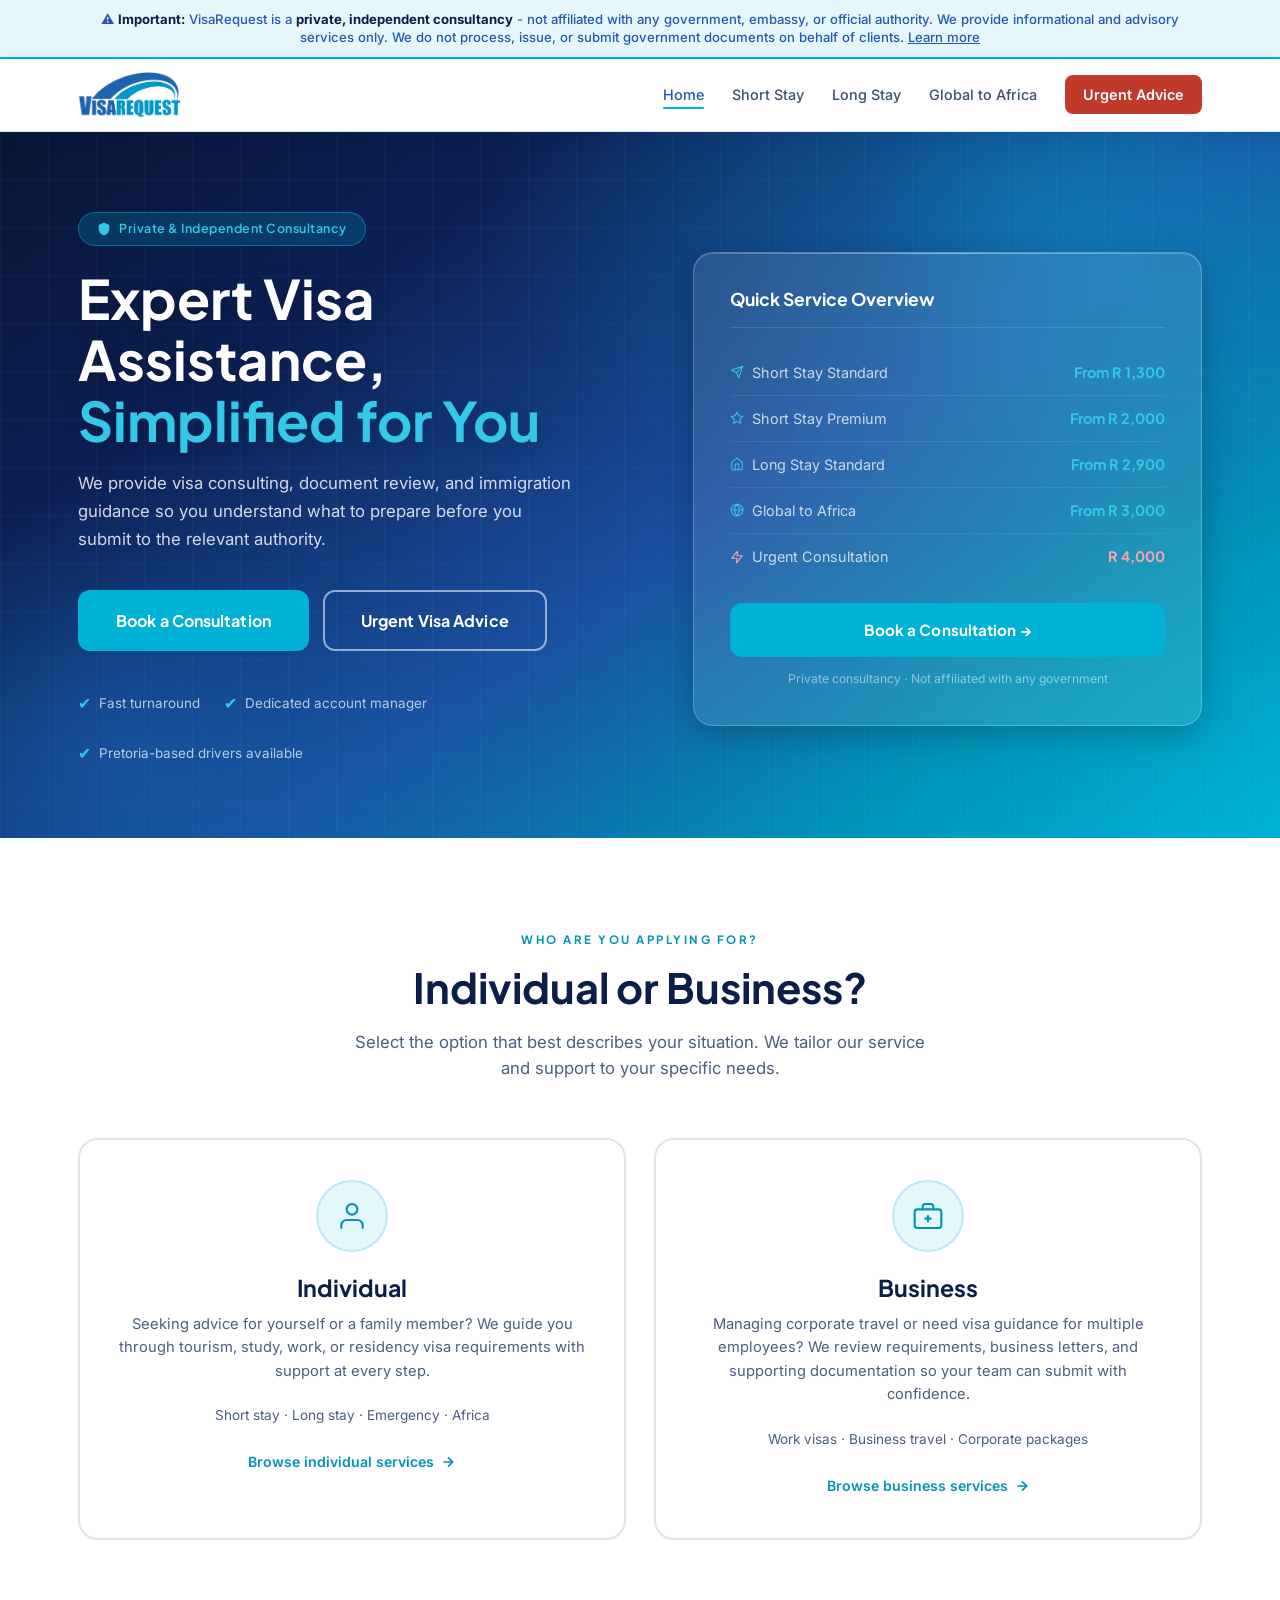
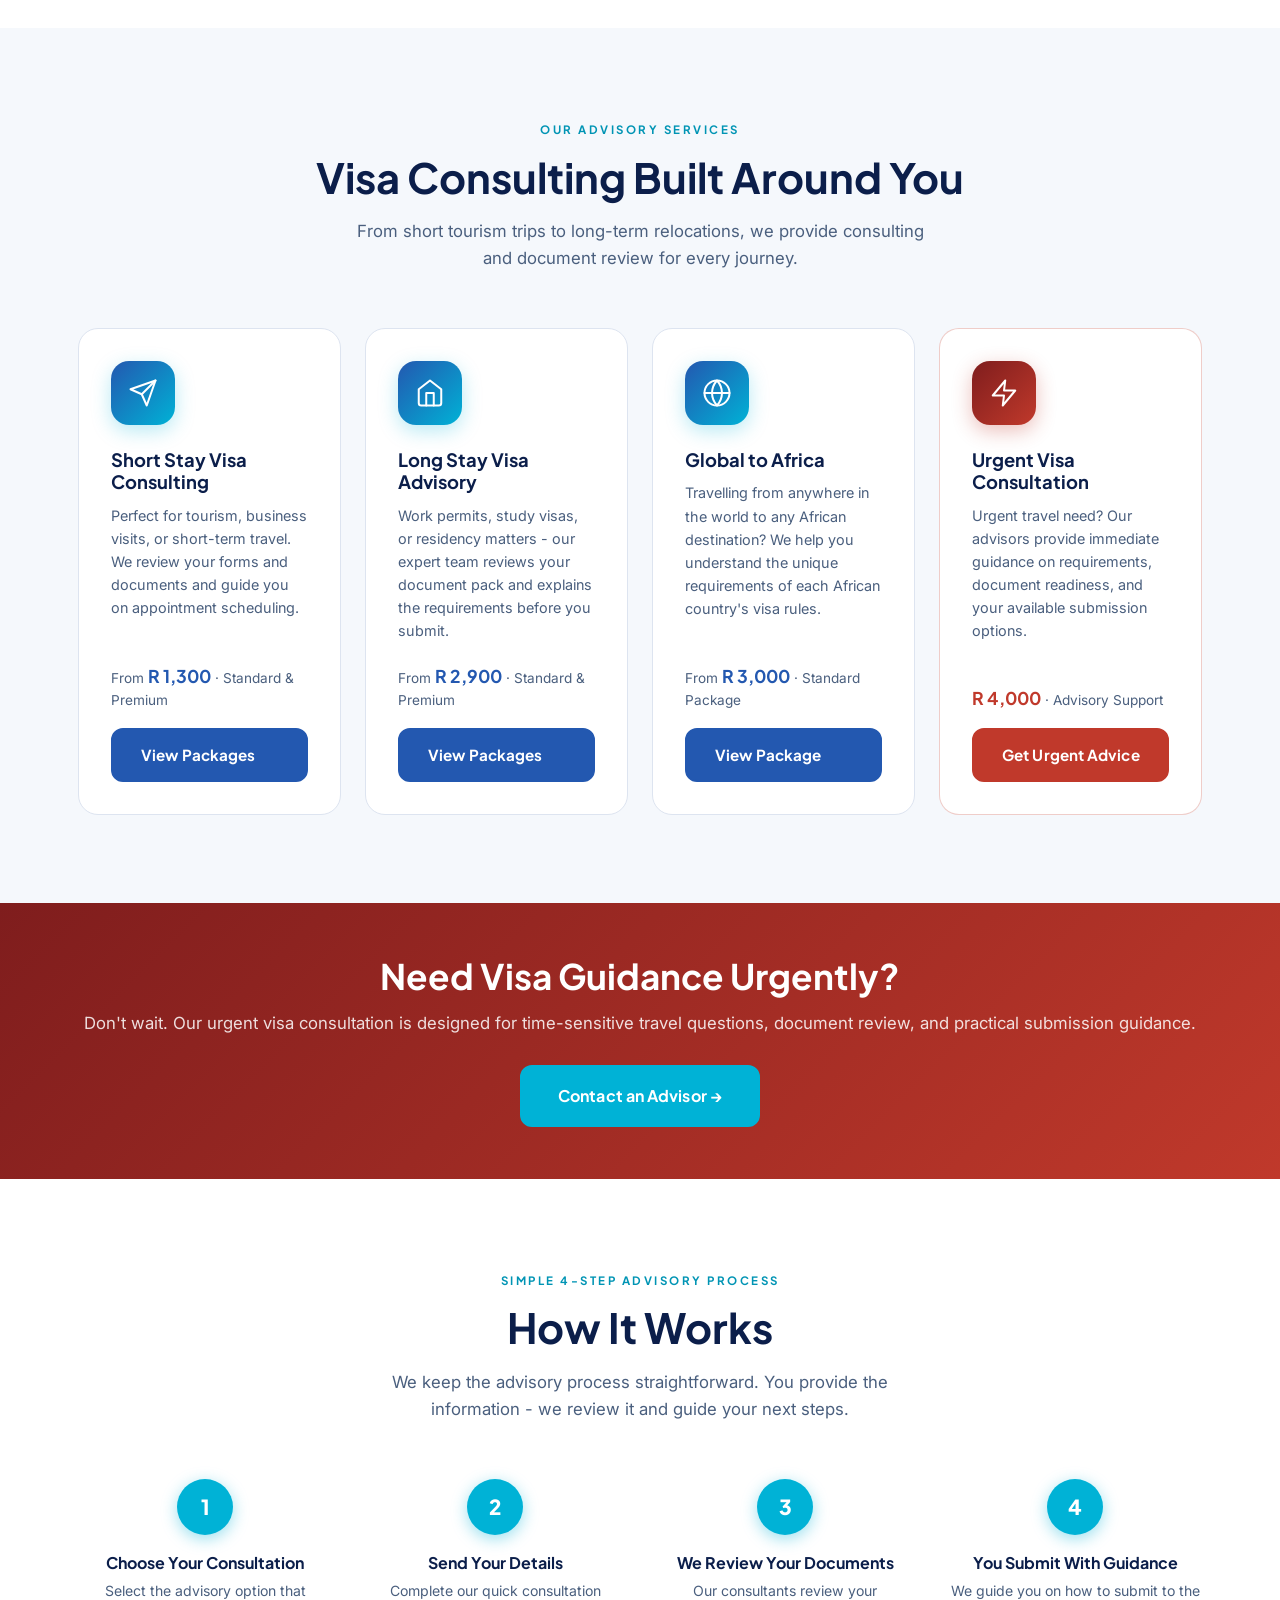
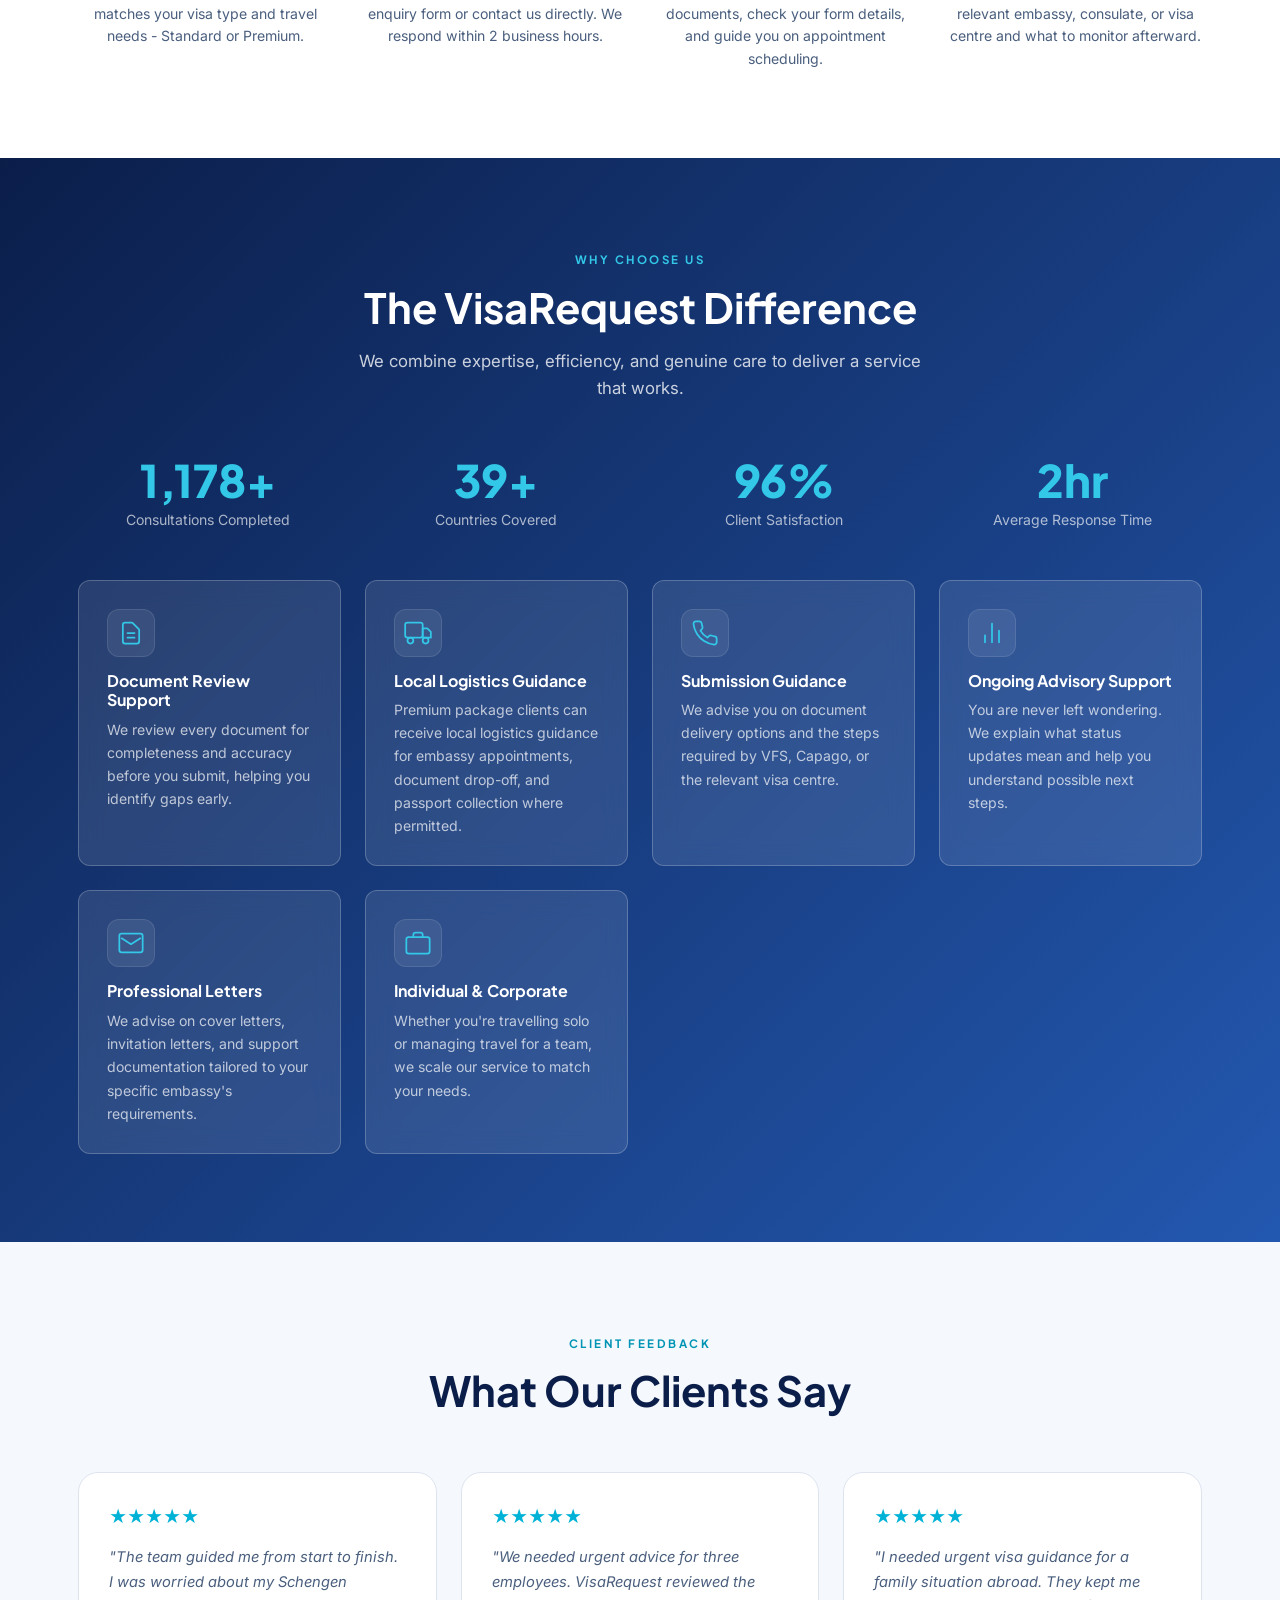
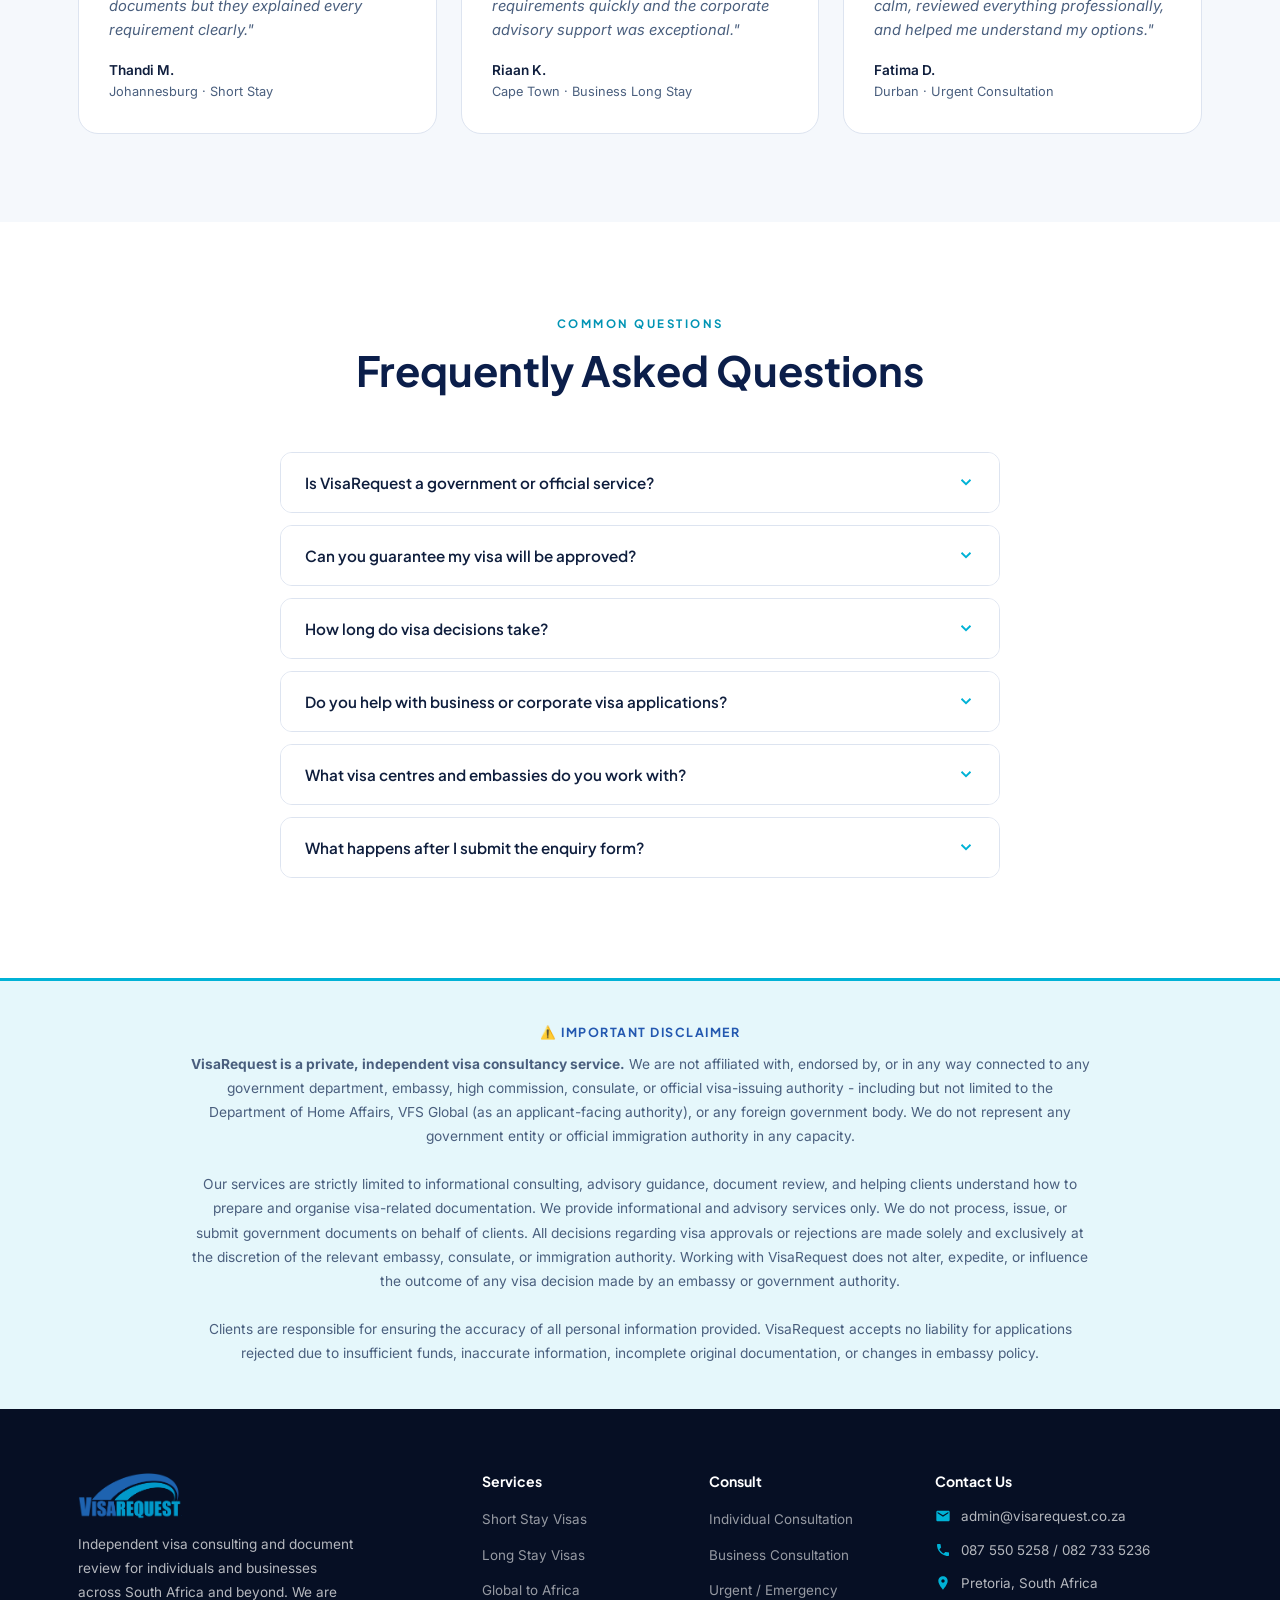
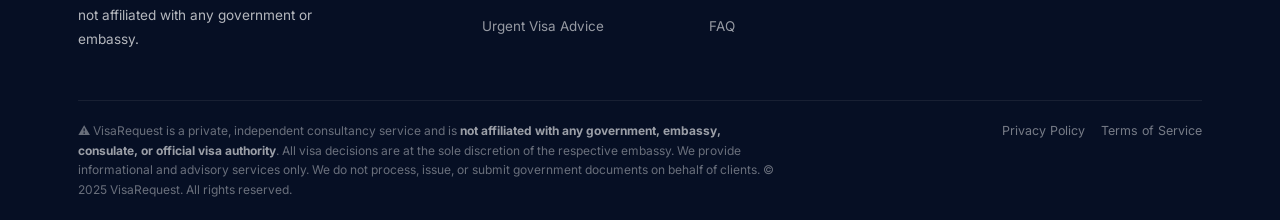
<file: index.html>
<!DOCTYPE html>
<html lang="en">
<head>
  <meta charset="UTF-8">
  <meta name="viewport" content="width=device-width, initial-scale=1.0">
  <title>VisaRequest | Private Visa Consultancy South Africa</title>
  <meta name="description" content="VisaRequest is a private visa consulting and advisory service helping individuals and businesses understand visa requirements and review documents before they submit. We are not affiliated with any government or embassy.">
  <meta name="robots" content="index, follow">
  <link rel="icon" href="logos/logo-DYOdxpw0.webp" type="image/webp">
  <link rel="stylesheet" href="css/style.css?v=2">
  <!-- Open Graph -->
  <meta property="og:title" content="VisaRequest - Private Visa Consultancy">
  <meta property="og:description" content="Expert visa consulting, document review, and immigration guidance for individuals and businesses.">
  <meta property="og:type" content="website">
  <!-- Google Tag Manager -->
  <script>(function(w,d,s,l,i){w[l]=w[l]||[];w[l].push({'gtm.start':
  new Date().getTime(),event:'gtm.js'});var f=d.getElementsByTagName(s)[0],
  j=d.createElement(s),dl=l!='dataLayer'?'&l='+l:'';j.async=true;j.src=
  'https://www.googletagmanager.com/gtm.js?id='+i+dl;f.parentNode.insertBefore(j,f);
  })(window,document,'script','dataLayer','GTM-MKMHXTKN');</script>
  <!-- End Google Tag Manager -->
</head>
<body>
<!-- Google Tag Manager (noscript) -->
<noscript><iframe src="https://www.googletagmanager.com/ns.html?id=GTM-MKMHXTKN"
height="0" width="0" style="display:none;visibility:hidden"></iframe></noscript>
<!-- End Google Tag Manager -->

  <!-- Disclaimer Bar -->
  <div class="disclaimer-bar" role="banner" aria-label="Important notice">
    <div class="container">
      ⚠️ <strong>Important:</strong> VisaRequest is a <strong>private, independent consultancy</strong> - not affiliated with any government, embassy, or official authority. We provide informational and advisory services only. We do not process, issue, or submit government documents on behalf of clients. <a href="#disclaimer">Learn more</a>
    </div>
  </div>

  <!-- Header -->
  <header class="site-header" role="banner">
    <div class="container">
      <div class="header-inner">
        <a href="index.html" class="logo" aria-label="VisaRequest Home">
          <img src="logos/logo-DYOdxpw0.webp" alt="VisaRequest logo" width="44" height="44">
          
        </a>
        <nav class="nav" role="navigation" aria-label="Main navigation">
          <a href="index.html" class="active">Home</a>
          <a href="short-stay.html">Short Stay</a>
          <a href="long-stay.html">Long Stay</a>
          <a href="global-to-africa.html">Global to Africa</a>
          <a href="emergency.html" class="nav-emergency">Urgent Advice</a>
        </nav>
        <button class="mobile-menu-btn" id="mobileMenuBtn" aria-label="Open menu" aria-expanded="false">
          <span></span><span></span><span></span>
        </button>
      </div>
    </div>
    <nav class="mobile-nav" id="mobileNav" role="navigation" aria-label="Mobile navigation">
      <a href="index.html">Home</a>
      <a href="short-stay.html">Short Stay Visas</a>
      <a href="long-stay.html">Long Stay Visas</a>
      <a href="global-to-africa.html">Global to Africa</a>
      <a href="foreign-nationals.html">Foreign Nationals</a>
          <a href="foreign-nationals.html">Foreign Nationals</a>
      <a href="emergency.html" class="nav-emergency">Urgent Visa Advice</a>
    </nav>
  </header>

  <!-- Hero -->
  <section class="hero" aria-labelledby="hero-heading">
    <div class="hero-grid-overlay"></div>
    <!-- World-map watermark SVG -->
    <svg class="hero-world-mark" viewBox="0 0 1000 500" fill="none" xmlns="http://www.w3.org/2000/svg" aria-hidden="true">
      <ellipse cx="500" cy="250" rx="490" ry="240" stroke="white" stroke-width="1.5"/>
      <ellipse cx="500" cy="250" rx="340" ry="240" stroke="white" stroke-width="1"/>
      <ellipse cx="500" cy="250" rx="190" ry="240" stroke="white" stroke-width="1"/>
      <line x1="10" y1="250" x2="990" y2="250" stroke="white" stroke-width="1"/>
      <line x1="500" y1="10" x2="500" y2="490" stroke="white" stroke-width="1"/>
      <ellipse cx="500" cy="250" rx="490" ry="100" stroke="white" stroke-width="0.8"/>
      <ellipse cx="500" cy="250" rx="490" ry="180" stroke="white" stroke-width="0.8"/>
      <circle cx="200" cy="160" r="4" fill="white"/>
      <circle cx="420" cy="130" r="4" fill="white"/>
      <circle cx="600" cy="200" r="4" fill="white"/>
      <circle cx="750" cy="170" r="4" fill="white"/>
      <circle cx="500" cy="290" r="4" fill="white"/>
      <circle cx="300" cy="310" r="4" fill="white"/>
      <circle cx="680" cy="320" r="4" fill="white"/>
    </svg>
    <div class="container">
      <div class="hero-inner">
        <div class="hero-content">
          <div class="hero-badge">
            <svg width="14" height="14" viewBox="0 0 24 24" fill="currentColor"><path d="M12 1L3 5v6c0 5.55 3.84 10.74 9 12 5.16-1.26 9-6.45 9-12V5l-9-4z"/></svg>
            Private &amp; Independent Consultancy
          </div>
          <h1 id="hero-heading">
            Expert Visa Assistance,<br><em>Simplified for You</em>
          </h1>
          <p class="hero-sub">
            We provide visa consulting, document review, and immigration guidance so you understand what to prepare before you submit to the relevant authority.
          </p>
          <div class="hero-cta">
            <a href="#choose-path" class="btn btn-primary btn-lg">Book a Consultation</a>
            <a href="emergency.html" class="btn btn-secondary btn-lg">Urgent Visa Advice</a>
          </div>
          <div class="hero-trust">
            <div class="trust-item">
              <span class="check">✔</span>
              Fast turnaround
            </div>
            <div class="trust-item">
              <span class="check">✔</span>
              Dedicated account manager
            </div>
            <div class="trust-item">
              <span class="check">✔</span>
              Pretoria-based drivers available
            </div>
          </div>
        </div>

        <!-- Glass card -->
        <div class="hero-glass">
          <h3>Quick Service Overview</h3>
          <div class="glass-row">
            <span style="display:flex;align-items:center;gap:8px;">
              <svg width="14" height="14" viewBox="0 0 24 24" fill="none" stroke="var(--cyan-lt)" stroke-width="1.8" stroke-linecap="round" stroke-linejoin="round" aria-hidden="true"><path d="M22 2L11 13"/><path d="M22 2l-7 20-4-9-9-4 20-7z"/></svg>
              Short Stay Standard
            </span>
            <strong>From R 1,300</strong>
          </div>
          <div class="glass-row">
            <span style="display:flex;align-items:center;gap:8px;">
              <svg width="14" height="14" viewBox="0 0 24 24" fill="none" stroke="var(--cyan-lt)" stroke-width="1.8" stroke-linecap="round" stroke-linejoin="round" aria-hidden="true"><polygon points="12 2 15.09 8.26 22 9.27 17 14.14 18.18 21.02 12 17.77 5.82 21.02 7 14.14 2 9.27 8.91 8.26 12 2"/></svg>
              Short Stay Premium
            </span>
            <strong>From R 2,000</strong>
          </div>
          <div class="glass-row">
            <span style="display:flex;align-items:center;gap:8px;">
              <svg width="14" height="14" viewBox="0 0 24 24" fill="none" stroke="var(--cyan-lt)" stroke-width="1.8" stroke-linecap="round" stroke-linejoin="round" aria-hidden="true"><path d="M3 9l9-7 9 7v11a2 2 0 01-2 2H5a2 2 0 01-2-2z"/><polyline points="9 22 9 12 15 12 15 22"/></svg>
              Long Stay Standard
            </span>
            <strong>From R 2,900</strong>
          </div>
          <div class="glass-row">
            <span style="display:flex;align-items:center;gap:8px;">
              <svg width="14" height="14" viewBox="0 0 24 24" fill="none" stroke="var(--cyan-lt)" stroke-width="1.8" stroke-linecap="round" stroke-linejoin="round" aria-hidden="true"><circle cx="12" cy="12" r="10"/><line x1="2" y1="12" x2="22" y2="12"/><path d="M12 2a15.3 15.3 0 014 10 15.3 15.3 0 01-4 10 15.3 15.3 0 01-4-10 15.3 15.3 0 014-10z"/></svg>
              Global to Africa
            </span>
            <strong>From R 3,000</strong>
          </div>
          <div class="glass-row">
            <span style="display:flex;align-items:center;gap:8px;">
              <svg width="14" height="14" viewBox="0 0 24 24" fill="none" stroke="#fca5a5" stroke-width="1.8" stroke-linecap="round" stroke-linejoin="round" aria-hidden="true"><path d="M13 2L3 14h9l-1 8 10-12h-9l1-8z"/></svg>
              Urgent Consultation
            </span>
            <strong style="color:#fca5a5;">R 4,000</strong>
          </div>
          <a href="#choose-path" class="btn btn-primary btn-full" style="margin-top:24px;">Book a Consultation →</a>
          <p style="text-align:center;font-size:.76rem;color:rgba(255,255,255,.50);margin-top:12px;">Private consultancy · Not affiliated with any government</p>
        </div>
      </div>
    </div>
  </section>

  <!-- Choose Your Path -->
  <section class="section" id="choose-path" aria-labelledby="path-heading">
    <div class="container">
      <div class="section-header">
        <span class="eyebrow">Who are you applying for?</span>
        <h2 id="path-heading">Individual or Business?</h2>
        <p>Select the option that best describes your situation. We tailor our service and support to your specific needs.</p>
      </div>
      <div class="path-grid">
        <a href="short-stay.html?type=individual" class="path-card">
          <div class="path-icon">
            <svg viewBox="0 0 24 24" fill="none" stroke="currentColor" stroke-width="1.6" stroke-linecap="round" stroke-linejoin="round" aria-hidden="true" width="32" height="32"><path d="M20 21v-2a4 4 0 00-4-4H8a4 4 0 00-4 4v2"/><circle cx="12" cy="7" r="4"/></svg>
          </div>
          <h3>Individual</h3>
          <p>Seeking advice for yourself or a family member? We guide you through tourism, study, work, or residency visa requirements with support at every step.</p>
          <p style="font-size:.85rem;color:var(--text-lt);">Short stay · Long stay · Emergency · Africa</p>
          <span class="path-link">
            Browse individual services
            <svg width="16" height="16" viewBox="0 0 24 24" fill="none" stroke="currentColor" stroke-width="2.5"><path d="M5 12h14M12 5l7 7-7 7"/></svg>
          </span>
        </a>
        <a href="short-stay.html?type=business" class="path-card">
          <div class="path-icon">
            <svg viewBox="0 0 24 24" fill="none" stroke="currentColor" stroke-width="1.6" stroke-linecap="round" stroke-linejoin="round" aria-hidden="true" width="32" height="32"><rect x="2" y="7" width="20" height="14" rx="2"/><path d="M16 7V5a2 2 0 00-2-2h-4a2 2 0 00-2 2v2"/><line x1="12" y1="12" x2="12" y2="16"/><line x1="10" y1="14" x2="14" y2="14"/></svg>
          </div>
          <h3>Business</h3>
          <p>Managing corporate travel or need visa guidance for multiple employees? We review requirements, business letters, and supporting documentation so your team can submit with confidence.</p>
          <p style="font-size:.85rem;color:var(--text-lt);">Work visas · Business travel · Corporate packages</p>
          <span class="path-link">
            Browse business services
            <svg width="16" height="16" viewBox="0 0 24 24" fill="none" stroke="currentColor" stroke-width="2.5"><path d="M5 12h14M12 5l7 7-7 7"/></svg>
          </span>
        </a>
      </div>
    </div>
  </section>

  <!-- Services Overview -->
  <section class="section section--gray" aria-labelledby="services-heading">
    <div class="container">
      <div class="section-header">
        <span class="eyebrow">Our Advisory Services</span>
        <h2 id="services-heading">Visa Consulting Built Around You</h2>
        <p>From short tourism trips to long-term relocations, we provide consulting and document review for every journey.</p>
      </div>
      <div class="services-grid">
        <!-- Short Stay -->
        <article class="service-card">
          <div class="service-icon">
            <svg viewBox="0 0 24 24" stroke-width="1.6" stroke-linecap="round" stroke-linejoin="round" aria-hidden="true">
              <path d="M22 2L11 13"/><path d="M22 2l-7 20-4-9-9-4 20-7z"/>
            </svg>
          </div>
          <h3>Short Stay Visa Consulting</h3>
          <p>Perfect for tourism, business visits, or short-term travel. We review your forms and documents and guide you on appointment scheduling.</p>
          <div class="service-price">From <strong>R 1,300</strong> · Standard &amp; Premium</div>
          <a href="short-stay.html" class="btn btn-navy">View Packages</a>
        </article>
        <!-- Long Stay -->
        <article class="service-card">
          <div class="service-icon">
            <svg viewBox="0 0 24 24" stroke-width="1.6" stroke-linecap="round" stroke-linejoin="round" aria-hidden="true">
              <path d="M3 9l9-7 9 7v11a2 2 0 01-2 2H5a2 2 0 01-2-2z"/><polyline points="9 22 9 12 15 12 15 22"/>
            </svg>
          </div>
          <h3>Long Stay Visa Advisory</h3>
          <p>Work permits, study visas, or residency matters - our expert team reviews your document pack and explains the requirements before you submit.</p>
          <div class="service-price">From <strong>R 2,900</strong> · Standard &amp; Premium</div>
          <a href="long-stay.html" class="btn btn-navy">View Packages</a>
        </article>
        <!-- Global to Africa -->
        <article class="service-card">
          <div class="service-icon">
            <svg viewBox="0 0 24 24" stroke-width="1.6" stroke-linecap="round" stroke-linejoin="round" aria-hidden="true">
              <circle cx="12" cy="12" r="10"/><line x1="2" y1="12" x2="22" y2="12"/>
              <path d="M12 2a15.3 15.3 0 014 10 15.3 15.3 0 01-4 10 15.3 15.3 0 01-4-10 15.3 15.3 0 014-10z"/>
            </svg>
          </div>
          <h3>Global to Africa</h3>
          <p>Travelling from anywhere in the world to any African destination? We help you understand the unique requirements of each African country's visa rules.</p>
          <div class="service-price">From <strong>R 3,000</strong> · Standard Package</div>
          <a href="global-to-africa.html" class="btn btn-navy">View Package</a>
        </article>
        <!-- Emergency -->
        <article class="service-card emergency">
          <div class="service-icon">
            <svg viewBox="0 0 24 24" stroke-width="1.6" stroke-linecap="round" stroke-linejoin="round" aria-hidden="true">
              <path d="M13 2L3 14h9l-1 8 10-12h-9l1-8z"/>
            </svg>
          </div>
          <h3>Urgent Visa Consultation</h3>
          <p>Urgent travel need? Our advisors provide immediate guidance on requirements, document readiness, and your available submission options.</p>
          <div class="service-price"><strong style="color:var(--red);">R 4,000</strong> · Advisory Support</div>
          <a href="emergency.html" class="btn btn-red">Get Urgent Advice</a>
        </article>
      </div>
    </div>
  </section>

  <!-- Emergency Banner -->
  <div class="emergency-banner" role="alert">
    <div class="container">
      <h2>Need Visa Guidance Urgently?</h2>
      <p>Don't wait. Our urgent visa consultation is designed for time-sensitive travel questions, document review, and practical submission guidance.</p>
      <a href="emergency.html" class="btn btn-primary btn-lg">Contact an Advisor →</a>
    </div>
  </div>

  <!-- How It Works -->
  <section class="section" aria-labelledby="how-heading">
    <div class="container">
      <div class="section-header">
        <span class="eyebrow">Simple 4-Step Advisory Process</span>
        <h2 id="how-heading">How It Works</h2>
        <p>We keep the advisory process straightforward. You provide the information - we review it and guide your next steps.</p>
      </div>
      <div class="steps-grid">
        <div class="step">
          <div class="step-num">1</div>
          <h4>Choose Your Consultation</h4>
          <p>Select the advisory option that matches your visa type and travel needs - Standard or Premium.</p>
        </div>
        <div class="step">
          <div class="step-num">2</div>
          <h4>Send Your Details</h4>
          <p>Complete our quick consultation enquiry form or contact us directly. We respond within 2 business hours.</p>
        </div>
        <div class="step">
          <div class="step-num">3</div>
          <h4>We Review Your Documents</h4>
          <p>Our consultants review your documents, check your form details, and guide you on appointment scheduling.</p>
        </div>
        <div class="step">
          <div class="step-num">4</div>
          <h4>You Submit With Guidance</h4>
          <p>We guide you on how to submit to the relevant embassy, consulate, or visa centre and what to monitor afterward.</p>
        </div>
      </div>
    </div>
  </section>

  <!-- Why VisaRequest -->
  <section class="section section--blue" aria-labelledby="why-heading">
    <div class="container">
      <div class="section-header">
        <span class="eyebrow" style="color:var(--cyan-lt);">Why Choose Us</span>
        <h2 id="why-heading">The VisaRequest Difference</h2>
        <p>We combine expertise, efficiency, and genuine care to deliver a service that works.</p>
      </div>
      <div class="stats-row mb-32" style="margin-bottom:48px;">
        <div class="stat-item">
          <div class="stat-num" data-count="1200" data-suffix="+">1200+</div>
          <div class="stat-label">Consultations Completed</div>
        </div>
        <div class="stat-item">
          <div class="stat-num" data-count="40" data-suffix="+">40+</div>
          <div class="stat-label">Countries Covered</div>
        </div>
        <div class="stat-item">
          <div class="stat-num" data-count="98" data-suffix="%">98%</div>
          <div class="stat-label">Client Satisfaction</div>
        </div>
        <div class="stat-item">
          <div class="stat-num" data-count="2" data-suffix="hr">2hr</div>
          <div class="stat-label">Average Response Time</div>
        </div>
      </div>
      <div class="features-grid">
        <div class="feature">
          <div class="feature-icon">
            <svg viewBox="0 0 24 24" fill="none" stroke="var(--cyan-lt)" stroke-width="1.5" stroke-linecap="round" stroke-linejoin="round" width="28" height="28" aria-hidden="true"><path d="M9 12h6m-6 4h6m2 5H7a2 2 0 01-2-2V5a2 2 0 012-2h5.586a1 1 0 01.707.293l5.414 5.414a1 1 0 01.293.707V19a2 2 0 01-2 2z"/></svg>
          </div>
          <h4>Document Review Support</h4>
          <p>We review every document for completeness and accuracy before you submit, helping you identify gaps early.</p>
        </div>
        <div class="feature">
          <div class="feature-icon">
            <svg viewBox="0 0 24 24" fill="none" stroke="var(--cyan-lt)" stroke-width="1.5" stroke-linecap="round" stroke-linejoin="round" width="28" height="28" aria-hidden="true"><rect x="1" y="3" width="15" height="13" rx="2"/><path d="M16 8h4l3 3v5h-7V8z"/><circle cx="5.5" cy="18.5" r="2.5"/><circle cx="18.5" cy="18.5" r="2.5"/></svg>
          </div>
          <h4>Local Logistics Guidance</h4>
          <p>Premium package clients can receive local logistics guidance for embassy appointments, document drop-off, and passport collection where permitted.</p>
        </div>
        <div class="feature">
          <div class="feature-icon">
            <svg viewBox="0 0 24 24" fill="none" stroke="var(--cyan-lt)" stroke-width="1.5" stroke-linecap="round" stroke-linejoin="round" width="28" height="28" aria-hidden="true"><path d="M22 16.92v3a2 2 0 01-2.18 2 19.79 19.79 0 01-8.63-3.07 19.5 19.5 0 01-6-6 19.79 19.79 0 01-3.07-8.67A2 2 0 014.11 2h3a2 2 0 012 1.72c.127.96.361 1.903.7 2.81a2 2 0 01-.45 2.11L8.09 9.91a16 16 0 006 6l1.27-1.27a2 2 0 012.11-.45c.907.339 1.85.573 2.81.7A2 2 0 0122 16.92z"/></svg>
          </div>
          <h4>Submission Guidance</h4>
          <p>We advise you on document delivery options and the steps required by VFS, Capago, or the relevant visa centre.</p>
        </div>
        <div class="feature">
          <div class="feature-icon">
            <svg viewBox="0 0 24 24" fill="none" stroke="var(--cyan-lt)" stroke-width="1.5" stroke-linecap="round" stroke-linejoin="round" width="28" height="28" aria-hidden="true"><path d="M18 20V10M12 20V4M6 20v-6"/></svg>
          </div>
          <h4>Ongoing Advisory Support</h4>
          <p>You are never left wondering. We explain what status updates mean and help you understand possible next steps.</p>
        </div>
        <div class="feature">
          <div class="feature-icon">
            <svg viewBox="0 0 24 24" fill="none" stroke="var(--cyan-lt)" stroke-width="1.5" stroke-linecap="round" stroke-linejoin="round" width="28" height="28" aria-hidden="true"><path d="M20 4H4c-1.1 0-2 .9-2 2v12c0 1.1.9 2 2 2h16c1.1 0 2-.9 2-2V6c0-1.1-.9-2-2-2zm0 4l-8 5-8-5"/></svg>
          </div>
          <h4>Professional Letters</h4>
          <p>We advise on cover letters, invitation letters, and support documentation tailored to your specific embassy's requirements.</p>
        </div>
        <div class="feature">
          <div class="feature-icon">
            <svg viewBox="0 0 24 24" fill="none" stroke="var(--cyan-lt)" stroke-width="1.5" stroke-linecap="round" stroke-linejoin="round" width="28" height="28" aria-hidden="true"><rect x="2" y="7" width="20" height="14" rx="2"/><path d="M16 7V5a2 2 0 00-2-2h-4a2 2 0 00-2 2v2"/></svg>
          </div>
          <h4>Individual &amp; Corporate</h4>
          <p>Whether you're travelling solo or managing travel for a team, we scale our service to match your needs.</p>
        </div>
      </div>
    </div>
  </section>

  <!-- Testimonials -->
  <section class="section section--gray" aria-labelledby="testimonials-heading">
    <div class="container">
      <div class="section-header">
        <span class="eyebrow">Client Feedback</span>
        <h2 id="testimonials-heading">What Our Clients Say</h2>
      </div>
      <div class="testimonials-grid">
        <div class="testimonial-card">
          <div class="stars">★★★★★</div>
          <blockquote>"The team guided me from start to finish. I was worried about my Schengen documents but they explained every requirement clearly."</blockquote>
          <div class="testimonial-author">Thandi M.</div>
          <div class="testimonial-detail">Johannesburg · Short Stay</div>
        </div>
        <div class="testimonial-card">
          <div class="stars">★★★★★</div>
          <blockquote>"We needed urgent advice for three employees. VisaRequest reviewed the requirements quickly and the corporate advisory support was exceptional."</blockquote>
          <div class="testimonial-author">Riaan K.</div>
          <div class="testimonial-detail">Cape Town · Business Long Stay</div>
        </div>
        <div class="testimonial-card">
          <div class="stars">★★★★★</div>
          <blockquote>"I needed urgent visa guidance for a family situation abroad. They kept me calm, reviewed everything professionally, and helped me understand my options."</blockquote>
          <div class="testimonial-author">Fatima D.</div>
          <div class="testimonial-detail">Durban · Urgent Consultation</div>
        </div>
      </div>
    </div>
  </section>

  <!-- FAQ -->
  <section class="section" aria-labelledby="faq-heading">
    <div class="container">
      <div class="section-header">
        <span class="eyebrow">Common Questions</span>
        <h2 id="faq-heading">Frequently Asked Questions</h2>
      </div>
      <div class="faq-list">
        <div class="faq-item">
          <button class="faq-q">
            Is VisaRequest a government or official service?
            <svg width="18" height="18" viewBox="0 0 24 24" fill="none" stroke="currentColor" stroke-width="2.5"><path d="M6 9l6 6 6-6"/></svg>
          </button>
          <div class="faq-a">No. VisaRequest is a fully private, independent visa consultancy. We are not affiliated with, endorsed by, or connected to any government body, embassy, high commission, or official visa authority. We provide informational visa consulting, document review, and advisory guidance only.</div>
        </div>
        <div class="faq-item">
          <button class="faq-q">
            Can you guarantee my visa will be approved?
            <svg width="18" height="18" viewBox="0 0 24 24" fill="none" stroke="currentColor" stroke-width="2.5"><path d="M6 9l6 6 6-6"/></svg>
          </button>
          <div class="faq-a">No visa consultancy - ours included - can guarantee approval. All visa decisions rest entirely with the relevant embassy or consulate. We help you understand requirements and review your documents so you can submit a clearer, better-prepared application.</div>
        </div>
        <div class="faq-item">
          <button class="faq-q">
            How long do visa decisions take?
            <svg width="18" height="18" viewBox="0 0 24 24" fill="none" stroke="currentColor" stroke-width="2.5"><path d="M6 9l6 6 6-6"/></svg>
          </button>
          <div class="faq-a">Decision timelines vary by embassy and visa type. Standard short-stay Schengen visas often take around 15 working days after you submit, but this can change. We advise starting your document preparation at least 6-8 weeks before your intended travel date. For urgent travel, our urgent consultation helps you understand available options and requirements quickly.</div>
        </div>
        <div class="faq-item">
          <button class="faq-q">
            Do you help with business or corporate visa applications?
            <svg width="18" height="18" viewBox="0 0 24 24" fill="none" stroke="currentColor" stroke-width="2.5"><path d="M6 9l6 6 6-6"/></svg>
          </button>
          <div class="faq-a">Yes. We work extensively with businesses managing travel for employees. Whether it's a single business trip or ongoing corporate travel planning, we review documentation, letters, and submission requirements efficiently. Our Long Stay Premium package includes dedicated advisory support for business clients.</div>
        </div>
        <div class="faq-item">
          <button class="faq-q">
            What visa centres and embassies do you work with?
            <svg width="18" height="18" viewBox="0 0 24 24" fill="none" stroke="currentColor" stroke-width="2.5"><path d="M6 9l6 6 6-6"/></svg>
          </button>
          <div class="faq-a">We have experience advising clients on VFS Global, Capago, and embassy-direct submission requirements across Pretoria and Johannesburg. Our team is familiar with common requirements used by embassies across Europe, the UK, the USA, Asia, and across Africa. Contact us with your destination and we'll confirm whether we can advise on it.</div>
        </div>
        <div class="faq-item">
          <button class="faq-q">
            What happens after I submit the enquiry form?
            <svg width="18" height="18" viewBox="0 0 24 24" fill="none" stroke="currentColor" stroke-width="2.5"><path d="M6 9l6 6 6-6"/></svg>
          </button>
          <div class="faq-a">Our team reviews your enquiry and contacts you within 2 business hours (during working hours). We'll confirm your eligibility, advise on the most appropriate package, share a document checklist tailored to your visa type, and provide you with an invoice. We only begin work once payment is confirmed.</div>
        </div>
      </div>
    </div>
  </section>

  <!-- Disclaimer Section -->
  <section class="disclaimer-section" id="disclaimer" aria-labelledby="disclaimer-heading">
    <div class="container">
      <div class="disclaimer-box">
        <h4 id="disclaimer-heading">⚠️ Important Disclaimer</h4>
        <p>
          <strong>VisaRequest is a private, independent visa consultancy service.</strong> We are not affiliated with, endorsed by, or in any way connected to any government department, embassy, high commission, consulate, or official visa-issuing authority - including but not limited to the Department of Home Affairs, VFS Global (as an applicant-facing authority), or any foreign government body. We do not represent any government entity or official immigration authority in any capacity.
          <br><br>
          Our services are strictly limited to informational consulting, advisory guidance, document review, and helping clients understand how to prepare and organise visa-related documentation. We provide informational and advisory services only. We do not process, issue, or submit government documents on behalf of clients. All decisions regarding visa approvals or rejections are made solely and exclusively at the discretion of the relevant embassy, consulate, or immigration authority. Working with VisaRequest does not alter, expedite, or influence the outcome of any visa decision made by an embassy or government authority.
          <br><br>
          Clients are responsible for ensuring the accuracy of all personal information provided. VisaRequest accepts no liability for applications rejected due to insufficient funds, inaccurate information, incomplete original documentation, or changes in embassy policy.
        </p>
      </div>
    </div>
  </section>

  <!-- Footer -->
  <footer class="site-footer" role="contentinfo">
    <div class="container">
      <div class="footer-grid">
        <div class="footer-brand">
          <div class="logo">
            <img src="logos/logo-DYOdxpw0.webp" alt="VisaRequest" width="40" height="40">
            
          </div>
          <p>Independent visa consulting and document review for individuals and businesses across South Africa and beyond. We are not affiliated with any government or embassy.</p>
        </div>
        <div class="footer-col">
          <h5>Services</h5>
          <ul>
            <li><a href="short-stay.html">Short Stay Visas</a></li>
            <li><a href="long-stay.html">Long Stay Visas</a></li>
            <li><a href="global-to-africa.html">Global to Africa</a></li>
            <li><a href="emergency.html">Urgent Visa Advice</a></li>
          </ul>
        </div>
        <div class="footer-col">
          <h5>Consult</h5>
          <ul>
            <li><a href="short-stay.html?type=individual">Individual Consultation</a></li>
            <li><a href="short-stay.html?type=business">Business Consultation</a></li>
            <li><a href="emergency.html">Urgent / Emergency</a></li>
            <li><a href="#faq">FAQ</a></li>
          </ul>
        </div>
        <div class="footer-col">
          <h5>Contact Us</h5>
          <div class="footer-contact-item">
            <svg width="16" height="16" viewBox="0 0 24 24" fill="currentColor"><path d="M20 4H4c-1.1 0-2 .9-2 2v12c0 1.1.9 2 2 2h16c1.1 0 2-.9 2-2V6c0-1.1-.9-2-2-2zm0 4l-8 5-8-5V6l8 5 8-5v2z"/></svg>
            admin@visarequest.co.za
          </div>
          <div class="footer-contact-item">
            <svg width="16" height="16" viewBox="0 0 24 24" fill="currentColor"><path d="M6.62 10.79c1.44 2.83 3.76 5.14 6.59 6.59l2.2-2.2c.27-.27.67-.36 1.02-.24 1.12.37 2.33.57 3.57.57.55 0 1 .45 1 1V20c0 .55-.45 1-1 1-9.39 0-17-7.61-17-17 0-.55.45-1 1-1h3.5c.55 0 1 .45 1 1 0 1.25.2 2.45.57 3.57.11.35.03.74-.25 1.02l-2.2 2.2z"/></svg>
            087 550 5258 / 082 733 5236
          </div>
          <div class="footer-contact-item">
            <svg width="16" height="16" viewBox="0 0 24 24" fill="currentColor"><path d="M12 2C8.13 2 5 5.13 5 9c0 5.25 7 13 7 13s7-7.75 7-13c0-3.87-3.13-7-7-7zm0 9.5c-1.38 0-2.5-1.12-2.5-2.5s1.12-2.5 2.5-2.5 2.5 1.12 2.5 2.5-1.12 2.5-2.5 2.5z"/></svg>
            Pretoria, South Africa
          </div>
        </div>
      </div>
      <div class="footer-bottom">
        <p class="footer-disclaimer">
          ⚠️ VisaRequest is a private, independent consultancy service and is <strong>not affiliated with any government, embassy, consulate, or official visa authority</strong>. All visa decisions are at the sole discretion of the respective embassy. We provide informational and advisory services only. We do not process, issue, or submit government documents on behalf of clients. © 2025 VisaRequest. All rights reserved.
        </p>
        <div class="footer-legal">
          <a href="privacy.html">Privacy Policy</a>
          <a href="terms.html">Terms of Service</a>
        </div>
      </div>
    </div>
  </footer>

  <script src="js/main.js?v=4"></script>
</body>
</html>
</file>
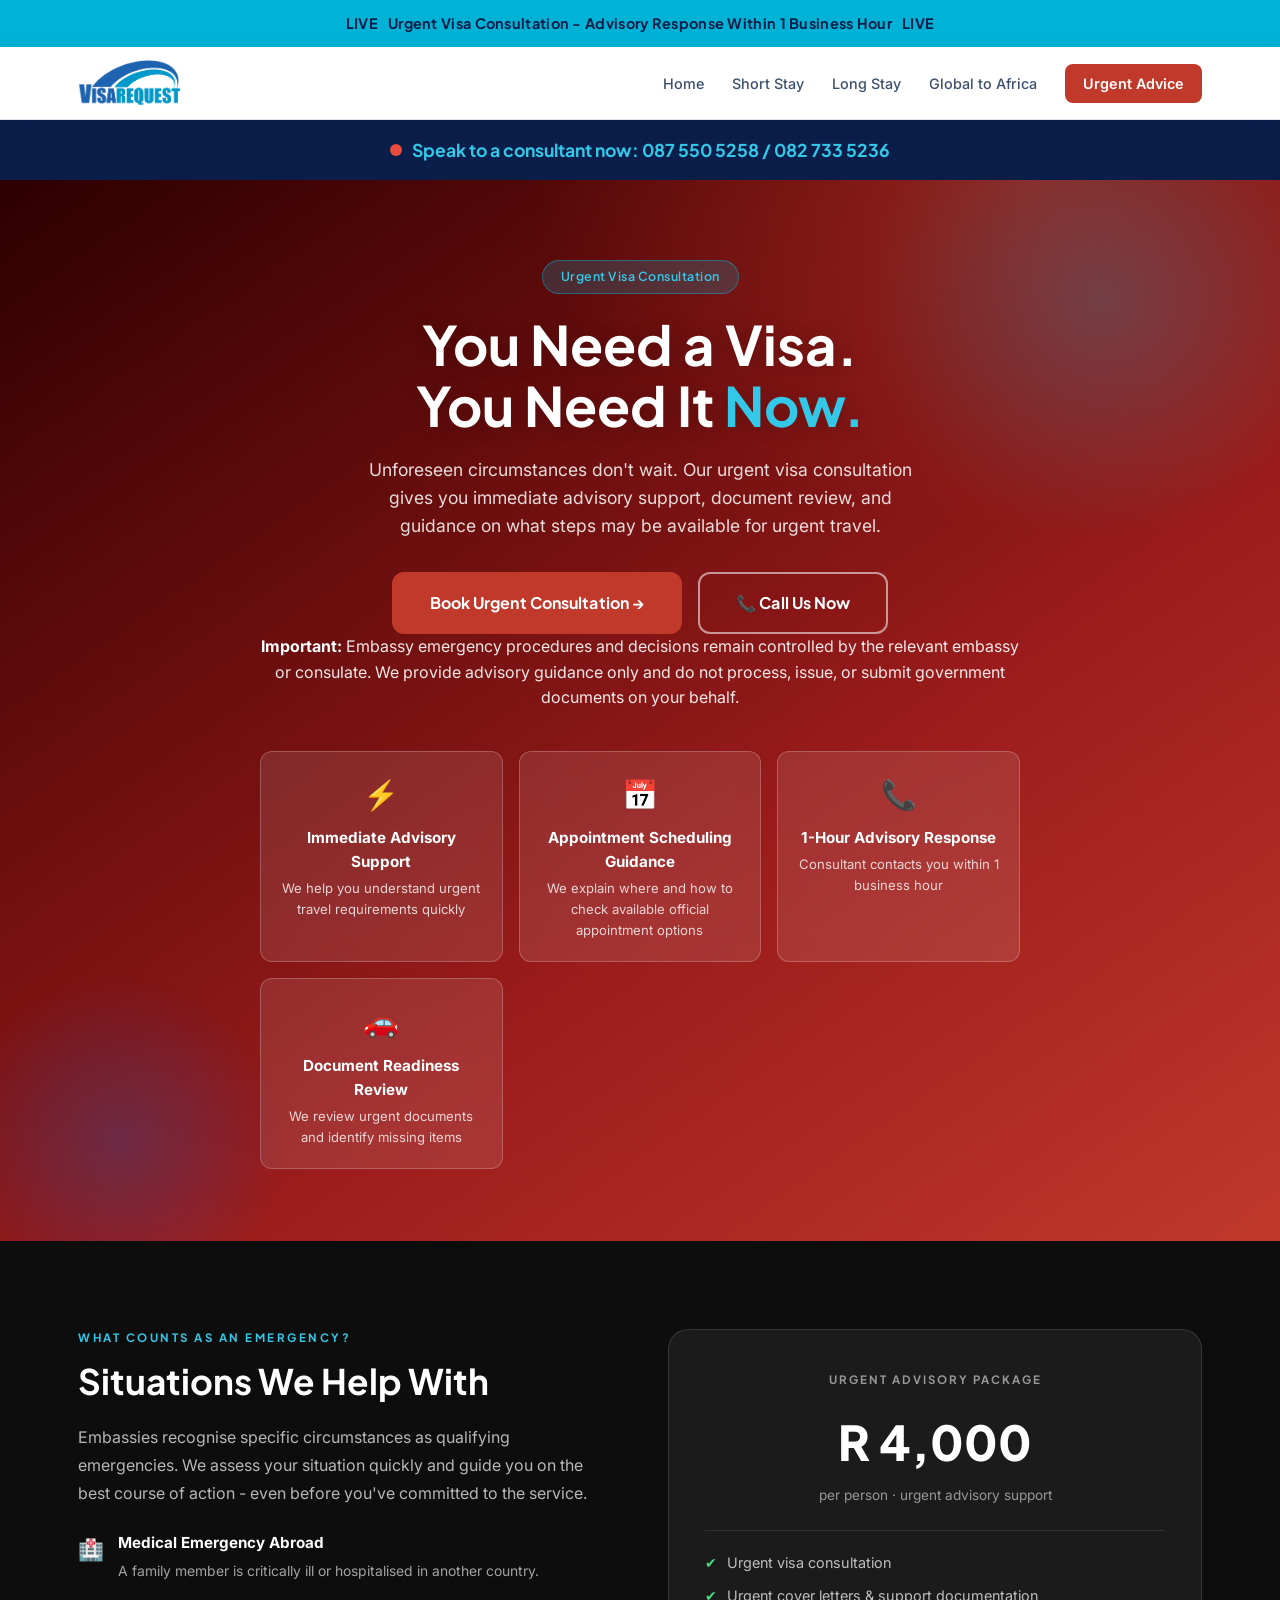
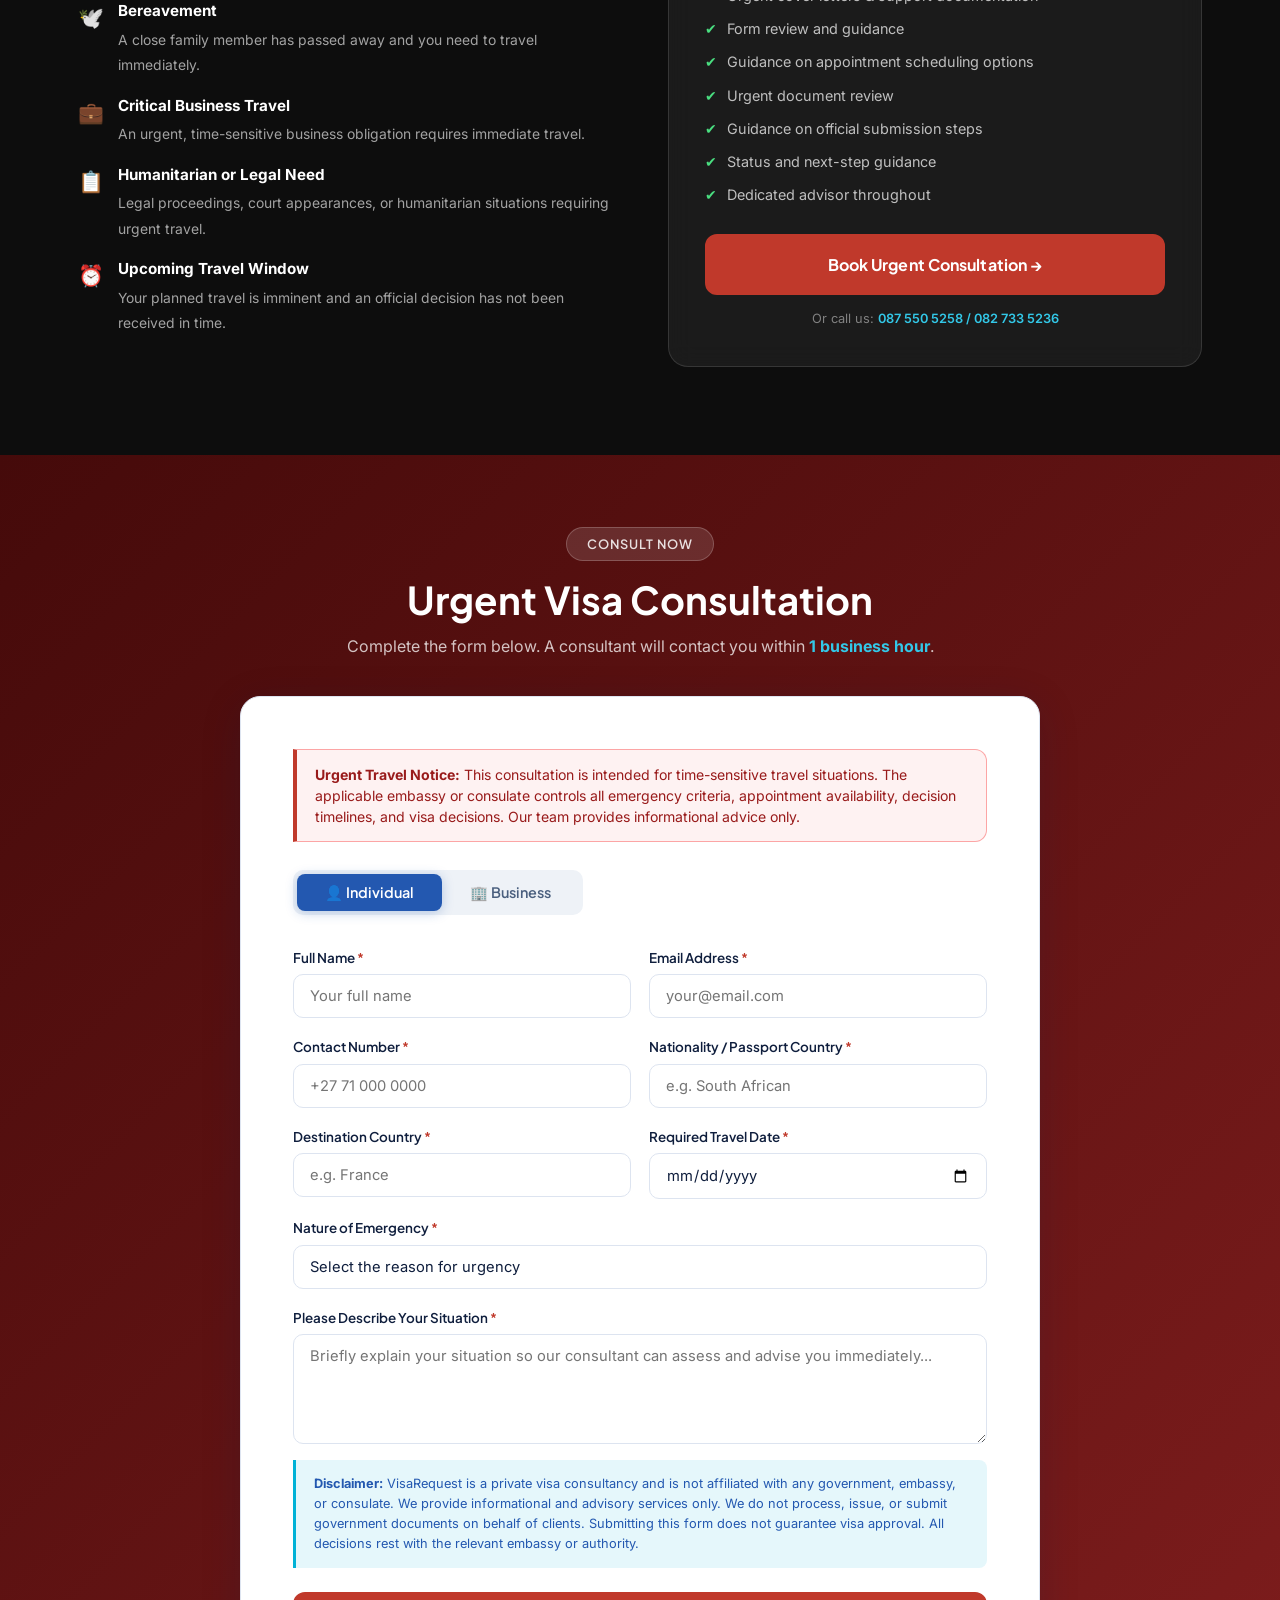
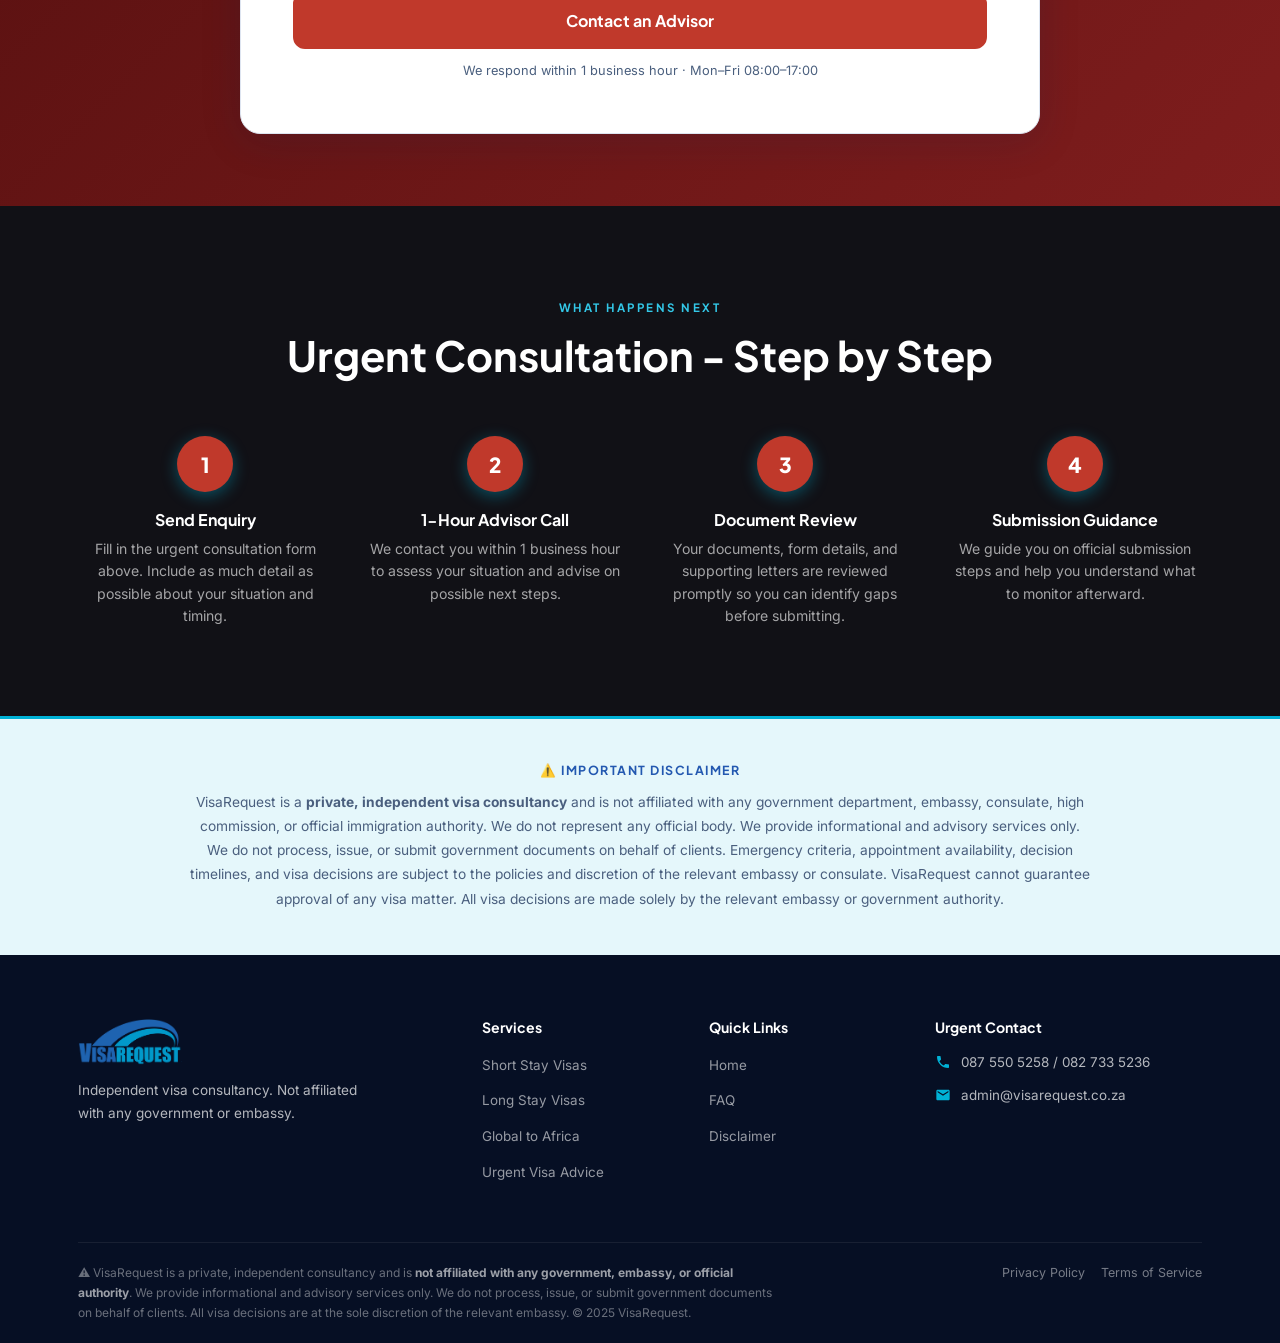
<file: emergency.html>
<!DOCTYPE html>
<html lang="en">
<head>
  <meta charset="UTF-8">
  <meta name="viewport" content="width=device-width, initial-scale=1.0">
  <title>Urgent Visa Consultation | VisaRequest | Immediate Advisory Support</title>
  <meta name="description" content="Need visa guidance urgently? VisaRequest provides immediate advisory support, document review, and guidance for urgent travel situations. Private consultancy, not affiliated with any government.">
  <link rel="icon" href="logos/logo-DYOdxpw0.webp" type="image/webp">
  <link rel="stylesheet" href="css/style.css?v=2">
  <style>
    /* Emergency page additions */
    .countdown-wrapper {
      background: rgba(255,255,255,.08);
      border: 1px solid rgba(255,255,255,.15);
      border-radius: 16px;
      padding: 24px;
      text-align: center;
      margin-top: 28px;
    }
    .countdown-label {
      font-size: .78rem;
      text-transform: uppercase;
      letter-spacing: 2px;
      color: rgba(255,255,255,.65);
      margin-bottom: 10px;
    }
    .office-hours {
      font-family: 'Plus Jakarta Sans', sans-serif;
      font-size: 1rem;
      color: var(--cyan-lt);
      font-weight: 600;
    }
    .call-bar {
      background: var(--navy);
      padding: 16px 0;
      text-align: center;
    }
    .call-bar a {
      color: var(--cyan-lt);
      font-family: 'Plus Jakarta Sans', sans-serif;
      font-weight: 700;
      font-size: 1.1rem;
      display: inline-flex;
      align-items: center;
      gap: 10px;
    }
    .pulse-ring {
      display: inline-block;
      width: 12px; height: 12px;
      background: var(--red-lt);
      border-radius: 50%;
      animation: pulse-ring 1.5s infinite;
    }
    @keyframes pulse-ring {
      0%  { box-shadow: 0 0 0 0 rgba(231,76,60,.7); }
      70% { box-shadow: 0 0 0 10px rgba(231,76,60,0); }
      100%{ box-shadow: 0 0 0 0 rgba(231,76,60,0); }
    }
  </style>
  <!-- Google Tag Manager -->
  <script>(function(w,d,s,l,i){w[l]=w[l]||[];w[l].push({'gtm.start':
  new Date().getTime(),event:'gtm.js'});var f=d.getElementsByTagName(s)[0],
  j=d.createElement(s),dl=l!='dataLayer'?'&l='+l:'';j.async=true;j.src=
  'https://www.googletagmanager.com/gtm.js?id='+i+dl;f.parentNode.insertBefore(j,f);
  })(window,document,'script','dataLayer','GTM-MKMHXTKN');</script>
  <!-- End Google Tag Manager -->
</head>
<body>
<!-- Google Tag Manager (noscript) -->
<noscript><iframe src="https://www.googletagmanager.com/ns.html?id=GTM-MKMHXTKN"
height="0" width="0" style="display:none;visibility:hidden"></iframe></noscript>
<!-- End Google Tag Manager -->

  <!-- Urgency Bar -->
  <div class="urgency-bar" role="alert">
    <span class="blink">LIVE</span> &nbsp; Urgent Visa Consultation - Advisory Response Within 1 Business Hour &nbsp; <span class="blink">LIVE</span>
  </div>

  <!-- Header -->
  <header class="site-header">
    <div class="container">
      <div class="header-inner">
        <a href="index.html" class="logo" aria-label="VisaRequest Home">
          <img src="logos/logo-DYOdxpw0.webp" alt="VisaRequest logo" width="44" height="44">
          
        </a>
        <nav class="nav">
          <a href="index.html">Home</a>
          <a href="short-stay.html">Short Stay</a>
          <a href="long-stay.html">Long Stay</a>
          <a href="global-to-africa.html">Global to Africa</a>
          <a href="emergency.html" class="nav-emergency active">Urgent Advice</a>
        </nav>
        <button class="mobile-menu-btn" id="mobileMenuBtn" aria-label="Open menu">
          <span></span><span></span><span></span>
        </button>
      </div>
    </div>
    <nav class="mobile-nav" id="mobileNav">
      <a href="index.html">Home</a>
      <a href="short-stay.html">Short Stay Visas</a>
      <a href="long-stay.html">Long Stay Visas</a>
      <a href="global-to-africa.html">Global to Africa</a>
      <a href="foreign-nationals.html">Foreign Nationals</a>
      <a href="emergency.html" class="nav-emergency">Urgent Visa Advice</a>
    </nav>
  </header>

  <!-- Call Bar -->
  <div class="call-bar">
    <a href="tel:+27875505258">
      <span class="pulse-ring"></span>
      Speak to a consultant now: 087 550 5258 / 082 733 5236
    </a>
  </div>

  <!-- Hero -->
  <section class="hero hero--emergency" aria-labelledby="emergency-heading">
    <div class="container">
      <div style="max-width:760px;margin:0 auto;text-align:center;">
        <div class="hero-badge" style="justify-content:center;margin-bottom:20px;">
          Urgent Visa Consultation
        </div>
        <h1 id="emergency-heading" style="font-size:clamp(2.2rem,5vw,3.4rem);">
          You Need a Visa.<br>You Need It <em>Now.</em>
        </h1>
        <p style="font-size:1.1rem;color:rgba(255,255,255,.85);margin:20px auto 32px;max-width:580px;">
          Unforeseen circumstances don't wait. Our urgent visa consultation gives you immediate advisory support, document review, and guidance on what steps may be available for urgent travel.
        </p>
        <div style="display:flex;gap:16px;justify-content:center;flex-wrap:wrap;">
          <a href="#emergency-form" class="btn btn-red btn-lg">Book Urgent Consultation →</a>
          <a href="tel:+27875505258" class="btn btn-secondary btn-lg">📞 Call Us Now</a>
        </div>
        <div class="emergency-warning" style="color:rgba(255,255,255,.90);">
          <strong style="color:#fff;">Important:</strong> Embassy emergency procedures and decisions remain controlled by the relevant embassy or consulate. We provide advisory guidance only and do not process, issue, or submit government documents on your behalf.
        </div>
        <div class="urgency-features">
          <div class="urgency-feature">
            <div class="uf-icon">⚡</div>
            <strong>Immediate Advisory Support</strong>
            <p>We help you understand urgent travel requirements quickly</p>
          </div>
          <div class="urgency-feature">
            <div class="uf-icon">📅</div>
            <strong>Appointment Scheduling Guidance</strong>
            <p>We explain where and how to check available official appointment options</p>
          </div>
          <div class="urgency-feature">
            <div class="uf-icon">📞</div>
            <strong>1-Hour Advisory Response</strong>
            <p>Consultant contacts you within 1 business hour</p>
          </div>
          <div class="urgency-feature">
            <div class="uf-icon">🚗</div>
            <strong>Document Readiness Review</strong>
            <p>We review urgent documents and identify missing items</p>
          </div>
        </div>
      </div>
    </div>
  </section>

  <!-- What Qualifies -->
  <section style="background:#0d0d0d;padding:88px 0;" aria-labelledby="qualifies-heading">
    <div class="container">
      <div style="display:grid;grid-template-columns:1fr 1fr;gap:56px;align-items:start;" class="qualifies-grid">
        <div>
          <span style="display:block;font-size:.72rem;font-weight:700;text-transform:uppercase;letter-spacing:2.5px;color:var(--cyan-lt);margin-bottom:12px;font-family:'Plus Jakarta Sans',sans-serif;">What Counts as an Emergency?</span>
          <h2 id="qualifies-heading" style="font-size:clamp(1.6rem,3vw,2.2rem);margin-bottom:20px;color:#fff;">Situations We Help With</h2>
          <p style="color:rgba(255,255,255,.70);margin-bottom:24px;line-height:1.75;">Embassies recognise specific circumstances as qualifying emergencies. We assess your situation quickly and guide you on the best course of action - even before you've committed to the service.</p>
          <ul style="display:flex;flex-direction:column;gap:16px;">
            <li style="display:flex;gap:14px;align-items:flex-start;">
              <span style="font-size:1.3rem;flex-shrink:0;margin-top:2px;">🏥</span>
              <div>
                <strong style="display:block;font-size:.95rem;color:#fff;margin-bottom:3px;">Medical Emergency Abroad</strong>
                <span style="font-size:.87rem;color:rgba(255,255,255,.62);">A family member is critically ill or hospitalised in another country.</span>
              </div>
            </li>
            <li style="display:flex;gap:14px;align-items:flex-start;">
              <span style="font-size:1.3rem;flex-shrink:0;margin-top:2px;">🕊️</span>
              <div>
                <strong style="display:block;font-size:.95rem;color:#fff;margin-bottom:3px;">Bereavement</strong>
                <span style="font-size:.87rem;color:rgba(255,255,255,.62);">A close family member has passed away and you need to travel immediately.</span>
              </div>
            </li>
            <li style="display:flex;gap:14px;align-items:flex-start;">
              <span style="font-size:1.3rem;flex-shrink:0;margin-top:2px;">💼</span>
              <div>
                <strong style="display:block;font-size:.95rem;color:#fff;margin-bottom:3px;">Critical Business Travel</strong>
                <span style="font-size:.87rem;color:rgba(255,255,255,.62);">An urgent, time-sensitive business obligation requires immediate travel.</span>
              </div>
            </li>
            <li style="display:flex;gap:14px;align-items:flex-start;">
              <span style="font-size:1.3rem;flex-shrink:0;margin-top:2px;">📋</span>
              <div>
                <strong style="display:block;font-size:.95rem;color:#fff;margin-bottom:3px;">Humanitarian or Legal Need</strong>
                <span style="font-size:.87rem;color:rgba(255,255,255,.62);">Legal proceedings, court appearances, or humanitarian situations requiring urgent travel.</span>
              </div>
            </li>
            <li style="display:flex;gap:14px;align-items:flex-start;">
              <span style="font-size:1.3rem;flex-shrink:0;margin-top:2px;">⏰</span>
              <div>
                <strong style="display:block;font-size:.95rem;color:#fff;margin-bottom:3px;">Upcoming Travel Window</strong>
                <span style="font-size:.87rem;color:rgba(255,255,255,.62);">Your planned travel is imminent and an official decision has not been received in time.</span>
              </div>
            </li>
          </ul>
        </div>
        <div>
          <div style="background:rgba(255,255,255,.06);border:1px solid rgba(255,255,255,.12);border-radius:20px;padding:36px;backdrop-filter:blur(12px);">
            <div style="text-align:center;margin-bottom:24px;">
              <span style="font-size:.72rem;text-transform:uppercase;letter-spacing:2px;font-weight:700;color:rgba(255,255,255,.55);font-family:'Plus Jakarta Sans',sans-serif;">Urgent Advisory Package</span>
              <div style="font-size:3rem;font-weight:800;color:#fff;font-family:'Plus Jakarta Sans',sans-serif;margin:12px 0 4px;">R 4,000</div>
              <div style="font-size:.85rem;color:rgba(255,255,255,.55);">per person · urgent advisory support</div>
            </div>
            <div style="height:1px;background:rgba(255,255,255,.10);margin:20px 0;"></div>
            <ul style="display:flex;flex-direction:column;gap:10px;margin-bottom:28px;">
              <li style="display:flex;gap:10px;font-size:.9rem;color:rgba(255,255,255,.72);"><span style="color:#4ade80;">✔</span> Urgent visa consultation</li>
              <li style="display:flex;gap:10px;font-size:.9rem;color:rgba(255,255,255,.72);"><span style="color:#4ade80;">✔</span> Urgent cover letters &amp; support documentation</li>
              <li style="display:flex;gap:10px;font-size:.9rem;color:rgba(255,255,255,.72);"><span style="color:#4ade80;">✔</span> Form review and guidance</li>
              <li style="display:flex;gap:10px;font-size:.9rem;color:rgba(255,255,255,.72);"><span style="color:#4ade80;">✔</span> Guidance on appointment scheduling options</li>
              <li style="display:flex;gap:10px;font-size:.9rem;color:rgba(255,255,255,.72);"><span style="color:#4ade80;">✔</span> Urgent document review</li>
              <li style="display:flex;gap:10px;font-size:.9rem;color:rgba(255,255,255,.72);"><span style="color:#4ade80;">✔</span> Guidance on official submission steps</li>
              <li style="display:flex;gap:10px;font-size:.9rem;color:rgba(255,255,255,.72);"><span style="color:#4ade80;">✔</span> Status and next-step guidance</li>
              <li style="display:flex;gap:10px;font-size:.9rem;color:rgba(255,255,255,.72);"><span style="color:#4ade80;">✔</span> Dedicated advisor throughout</li>
            </ul>
            <a href="#emergency-form" class="btn btn-red btn-full btn-lg">Book Urgent Consultation →</a>
            <div style="text-align:center;margin-top:14px;font-size:.8rem;color:rgba(255,255,255,.45);">Or call us: <a href="tel:+27875505258" style="color:var(--cyan-lt);font-weight:600;">087 550 5258 / 082 733 5236</a></div>
          </div>
        </div>
      </div>
    </div>
  </section>
  <style>
    @media(max-width:768px) {
      .qualifies-grid { grid-template-columns: 1fr !important; }
    }
  </style>

  <!-- Urgent Consultation Form -->
  <section class="form-section" id="emergency-form" aria-labelledby="form-heading" style="background:linear-gradient(135deg,#450a0a 0%,#7f1d1d 100%);padding:72px 0;">
    <div class="container">
      <div style="text-align:center;margin-bottom:36px;">
        <span style="display:inline-block;background:rgba(255,255,255,.12);border:1px solid rgba(255,255,255,.2);color:rgba(255,255,255,.85);padding:6px 20px;border-radius:999px;font-size:.8rem;font-weight:600;letter-spacing:1px;text-transform:uppercase;font-family:'Plus Jakarta Sans',sans-serif;margin-bottom:16px;">Consult Now</span>
        <h2 id="form-heading" style="color:#fff;font-size:clamp(1.8rem,4vw,2.4rem);margin-bottom:10px;">Urgent Visa Consultation</h2>
        <p style="color:rgba(255,255,255,.75);font-size:1rem;">Complete the form below. A consultant will contact you within <strong style="color:var(--cyan-lt);">1 business hour</strong>.</p>
      </div>
      <div class="form-wrapper" style="max-width:800px;">
        <div style="background:#fef2f2;border:1px solid #fca5a5;border-left:4px solid var(--red);border-radius:0 12px 12px 0;padding:14px 18px;margin-bottom:28px;font-size:.88rem;color:#991b1b;line-height:1.5;">
          <strong>Urgent Travel Notice:</strong> This consultation is intended for time-sensitive travel situations. The applicable embassy or consulate controls all emergency criteria, appointment availability, decision timelines, and visa decisions. Our team provides informational advice only.
        </div>
        <form class="visa-form" action="https://formspree.io/f/xaqvwgnw" method="POST" data-thank-you-url="https://visa.visa-request.co.za/thank-you" novalidate>
          <input type="hidden" name="_next" value="https://visa.visa-request.co.za/thank-you">
          <input type="hidden" name="service" value="Urgent Visa Consultation">
          <input type="hidden" name="applicant_type" value="individual">
          <div style="margin-bottom:20px;">
            <div class="toggle-type">
              <button type="button" data-type="individual" class="active">👤 Individual</button>
              <button type="button" data-type="business">🏢 Business</button>
            </div>
          </div>
          <div class="form-grid">
            <div class="form-group">
              <label>Full Name <span class="required">*</span></label>
              <input type="text" name="full_name" placeholder="Your full name" required>
            </div>
            <div class="form-group">
              <label>Email Address <span class="required">*</span></label>
              <input type="email" name="email" placeholder="your@email.com" required>
            </div>
            <div class="form-group">
              <label>Contact Number <span class="required">*</span></label>
              <input type="tel" name="phone" placeholder="+27 71 000 0000" required>
            </div>
            <div class="form-group">
              <label>Nationality / Passport Country <span class="required">*</span></label>
              <input type="text" name="nationality" placeholder="e.g. South African" required>
            </div>
            <div class="form-group">
              <label>Destination Country <span class="required">*</span></label>
              <input type="text" name="destination" placeholder="e.g. France" required>
            </div>
            <div class="form-group">
              <label>Required Travel Date <span class="required">*</span></label>
              <input type="date" name="travel_date" required>
            </div>
            <div class="form-group full">
              <label>Nature of Emergency <span class="required">*</span></label>
              <select name="emergency_type" required>
                <option value="" disabled selected>Select the reason for urgency</option>
                <option value="medical">Medical emergency (family member ill/hospitalised)</option>
                <option value="bereavement">Bereavement / Death of family member</option>
                <option value="business_critical">Critical business obligation</option>
                <option value="legal_humanitarian">Legal or humanitarian emergency</option>
                <option value="imminent_travel">Imminent travel / application delayed</option>
                <option value="other">Other urgent circumstance</option>
              </select>
            </div>
            <div class="form-group full business-only" style="display:none;">
              <label>Company Name <span class="required">*</span></label>
              <input type="text" name="company_name" placeholder="Your registered company name">
            </div>
            <div class="form-group business-only" style="display:none;">
              <label>VAT Number</label>
              <input type="text" name="vat_number" placeholder="e.g. 4123456789">
              <span class="form-note">Leave blank if not VAT registered.</span>
            </div>
            <div class="form-group full business-only" style="display:none;">
              <label>Business Address <span class="required">*</span></label>
              <textarea name="business_address" placeholder="Street address, suburb, city, postal code" style="min-height:80px;"></textarea>
            </div>
            <div class="form-group full business-only" style="display:none;">
              <label style="margin-bottom:10px;">Do you also need help with any of the following? <span style="font-weight:400;color:var(--text-lt);">(optional)</span></label>
              <div class="checkbox-group">
                <label class="checkbox-label">
                  <input type="checkbox" name="extra_services[]" value="company_registration" >
                  <span><strong>Business Setup &amp; Company Readiness</strong> <span style="color:var(--text-lt);font-size:.85rem;">- CIPC requirements, MOI guidance, BEE readiness, director appointment guidance</span></span>
                </label>
                <label class="checkbox-label">
                  <input type="checkbox" name="extra_services[]" value="tax_registration" >
                  <span><strong>SARS &amp; Tax Registration</strong> <span style="color:var(--text-lt);font-size:.85rem;">- Tax number, VAT, PAYE/UIF/SDL, import/export codes, tax clearance</span></span>
                </label>
                <label class="checkbox-label">
                  <input type="checkbox" name="extra_services[]" value="accounting_payroll" >
                  <span><strong>Accounting, Payroll &amp; Compliance</strong> <span style="color:var(--text-lt);font-size:.85rem;">- Monthly bookkeeping, payroll, VAT returns, financial statements</span></span>
                </label>
                <label class="checkbox-label">
                  <input type="checkbox" name="extra_services[]" value="banking_setup" >
                  <span><strong>Banking &amp; Financial Setup</strong> <span style="color:var(--text-lt);font-size:.85rem;">- Business bank account, FICA compliance, forex &amp; international payments</span></span>
                </label>
                <label class="checkbox-label">
                  <input type="checkbox" name="extra_services[]" value="legal_compliance" >
                  <span><strong>Legal &amp; Compliance Services</strong> <span style="color:var(--text-lt);font-size:.85rem;">- Shareholder agreements, employment contracts, POPIA, BEE advisory</span></span>
                </label>
                <label class="checkbox-label">
                  <input type="checkbox" name="extra_services[]" value="licensing" >
                  <span><strong>Business Licensing &amp; Industry Compliance</strong> <span style="color:var(--text-lt);font-size:.85rem;">- Trading licenses, health &amp; safety, sector registrations, COIDA</span></span>
                </label>
              </div>
            </div>
            <div class="form-group full">
              <label>Please Describe Your Situation <span class="required">*</span></label>
              <textarea name="emergency_details" placeholder="Briefly explain your situation so our consultant can assess and advise you immediately..." required></textarea>
            </div>
          </div>
          <div class="form-disclaimer">
            <strong>Disclaimer:</strong> VisaRequest is a private visa consultancy and is not affiliated with any government, embassy, or consulate. We provide informational and advisory services only. We do not process, issue, or submit government documents on behalf of clients. Submitting this form does not guarantee visa approval. All decisions rest with the relevant embassy or authority.
          </div>
          <div class="form-submit-area">
            <button type="submit" class="btn btn-red btn-lg btn-full">
              Contact an Advisor
            </button>
            <p style="text-align:center;font-size:.8rem;color:var(--text-lt);margin-top:12px;">We respond within 1 business hour · Mon–Fri 08:00–17:00</p>
          </div>
        </form>
      </div>
    </div>
  </section>

  <!-- Process for Emergency -->
  <section style="background:#111116;padding:88px 0;" aria-labelledby="emergency-process-heading">
    <div class="container">
      <div class="section-header">
        <span class="eyebrow" style="color:var(--cyan-lt);">What Happens Next</span>
        <h2 id="emergency-process-heading" style="color:#fff;">Urgent Consultation - Step by Step</h2>
      </div>
      <div class="steps-grid">
        <div class="step">
          <div class="step-num" style="background:var(--red);color:#fff;">1</div>
          <h4 style="color:#fff;">Send Enquiry</h4>
          <p style="color:rgba(255,255,255,.62);">Fill in the urgent consultation form above. Include as much detail as possible about your situation and timing.</p>
        </div>
        <div class="step">
          <div class="step-num" style="background:var(--red);color:#fff;">2</div>
          <h4 style="color:#fff;">1-Hour Advisor Call</h4>
          <p style="color:rgba(255,255,255,.62);">We contact you within 1 business hour to assess your situation and advise on possible next steps.</p>
        </div>
        <div class="step">
          <div class="step-num" style="background:var(--red);color:#fff;">3</div>
          <h4 style="color:#fff;">Document Review</h4>
          <p style="color:rgba(255,255,255,.62);">Your documents, form details, and supporting letters are reviewed promptly so you can identify gaps before submitting.</p>
        </div>
        <div class="step">
          <div class="step-num" style="background:var(--red);color:#fff;">4</div>
          <h4 style="color:#fff;">Submission Guidance</h4>
          <p style="color:rgba(255,255,255,.62);">We guide you on official submission steps and help you understand what to monitor afterward.</p>
        </div>
      </div>
    </div>
  </section>

  <!-- Disclaimer -->
  <section class="disclaimer-section" id="disclaimer">
    <div class="container">
      <div class="disclaimer-box">
        <h4>⚠️ Important Disclaimer</h4>
        <p>
          VisaRequest is a <strong>private, independent visa consultancy</strong> and is not affiliated with any government department, embassy, consulate, high commission, or official immigration authority. We do not represent any official body. We provide informational and advisory services only. We do not process, issue, or submit government documents on behalf of clients. Emergency criteria, appointment availability, decision timelines, and visa decisions are subject to the policies and discretion of the relevant embassy or consulate. VisaRequest cannot guarantee approval of any visa matter. All visa decisions are made solely by the relevant embassy or government authority.
        </p>
      </div>
    </div>
  </section>

  <!-- Footer -->
  <footer class="site-footer">
    <div class="container">
      <div class="footer-grid">
        <div class="footer-brand">
          <div class="logo">
            <img src="logos/logo-DYOdxpw0.webp" alt="VisaRequest" width="40" height="40">
            
          </div>
          <p>Independent visa consultancy. Not affiliated with any government or embassy.</p>
        </div>
        <div class="footer-col">
          <h5>Services</h5>
          <ul>
            <li><a href="short-stay.html">Short Stay Visas</a></li>
            <li><a href="long-stay.html">Long Stay Visas</a></li>
            <li><a href="global-to-africa.html">Global to Africa</a></li>
            <li><a href="emergency.html">Urgent Visa Advice</a></li>
          </ul>
        </div>
        <div class="footer-col">
          <h5>Quick Links</h5>
          <ul>
            <li><a href="index.html">Home</a></li>
            <li><a href="index.html#faq">FAQ</a></li>
            <li><a href="index.html#disclaimer">Disclaimer</a></li>
          </ul>
        </div>
        <div class="footer-col">
          <h5>Urgent Contact</h5>
          <div class="footer-contact-item">
            <svg width="16" height="16" viewBox="0 0 24 24" fill="currentColor"><path d="M6.62 10.79c1.44 2.83 3.76 5.14 6.59 6.59l2.2-2.2c.27-.27.67-.36 1.02-.24 1.12.37 2.33.57 3.57.57.55 0 1 .45 1 1V20c0 .55-.45 1-1 1-9.39 0-17-7.61-17-17 0-.55.45-1 1-1h3.5c.55 0 1 .45 1 1 0 1.25.2 2.45.57 3.57.11.35.03.74-.25 1.02l-2.2 2.2z"/></svg>
            087 550 5258 / 082 733 5236
          </div>
          <div class="footer-contact-item">
            <svg width="16" height="16" viewBox="0 0 24 24" fill="currentColor"><path d="M20 4H4c-1.1 0-2 .9-2 2v12c0 1.1.9 2 2 2h16c1.1 0 2-.9 2-2V6c0-1.1-.9-2-2-2zm0 4l-8 5-8-5V6l8 5 8-5v2z"/></svg>
            admin@visarequest.co.za
          </div>
        </div>
      </div>
      <div class="footer-bottom">
        <p class="footer-disclaimer">⚠️ VisaRequest is a private, independent consultancy and is <strong>not affiliated with any government, embassy, or official authority</strong>. We provide informational and advisory services only. We do not process, issue, or submit government documents on behalf of clients. All visa decisions are at the sole discretion of the relevant embassy. © 2025 VisaRequest.</p>
        <div class="footer-legal">
          <a href="privacy.html">Privacy Policy</a>
          <a href="terms.html">Terms of Service</a>
        </div>
      </div>
    </div>
  </footer>

  <script src="js/main.js?v=4"></script>
</body>
</html>
</file>
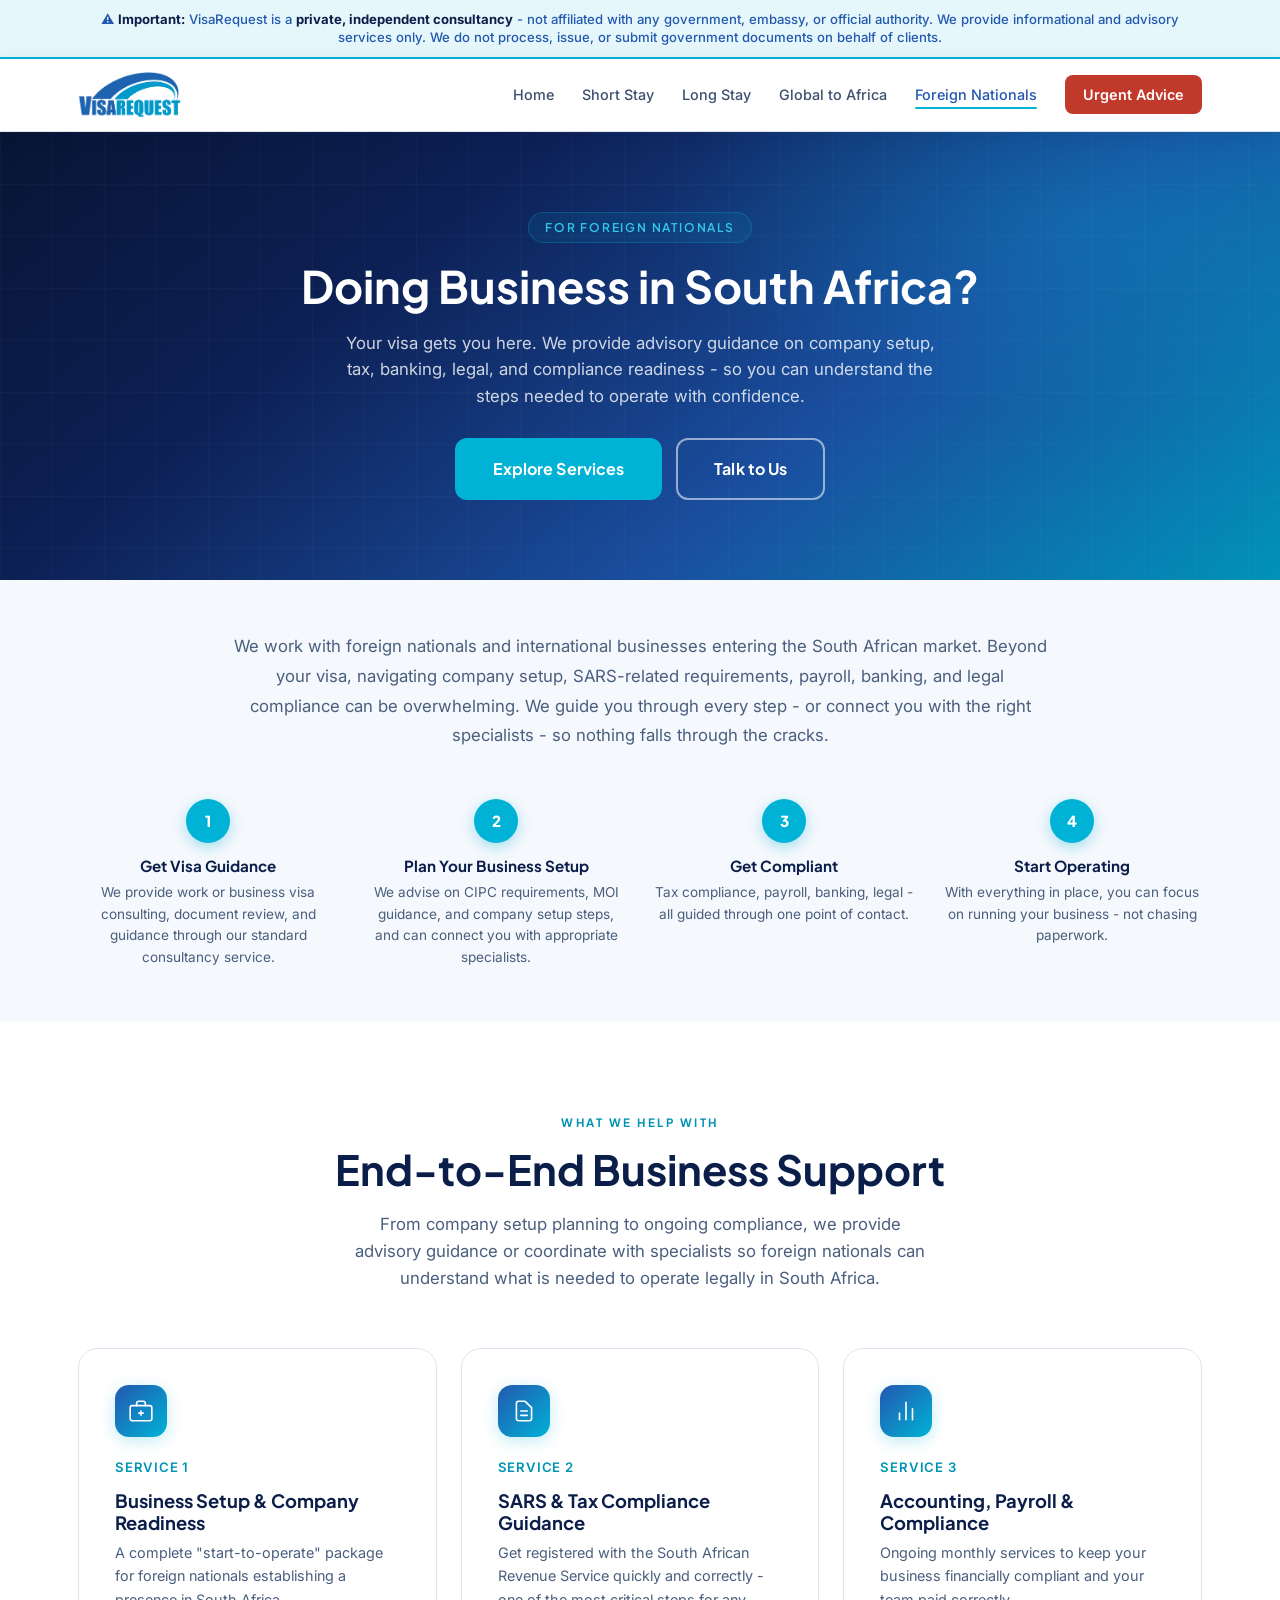
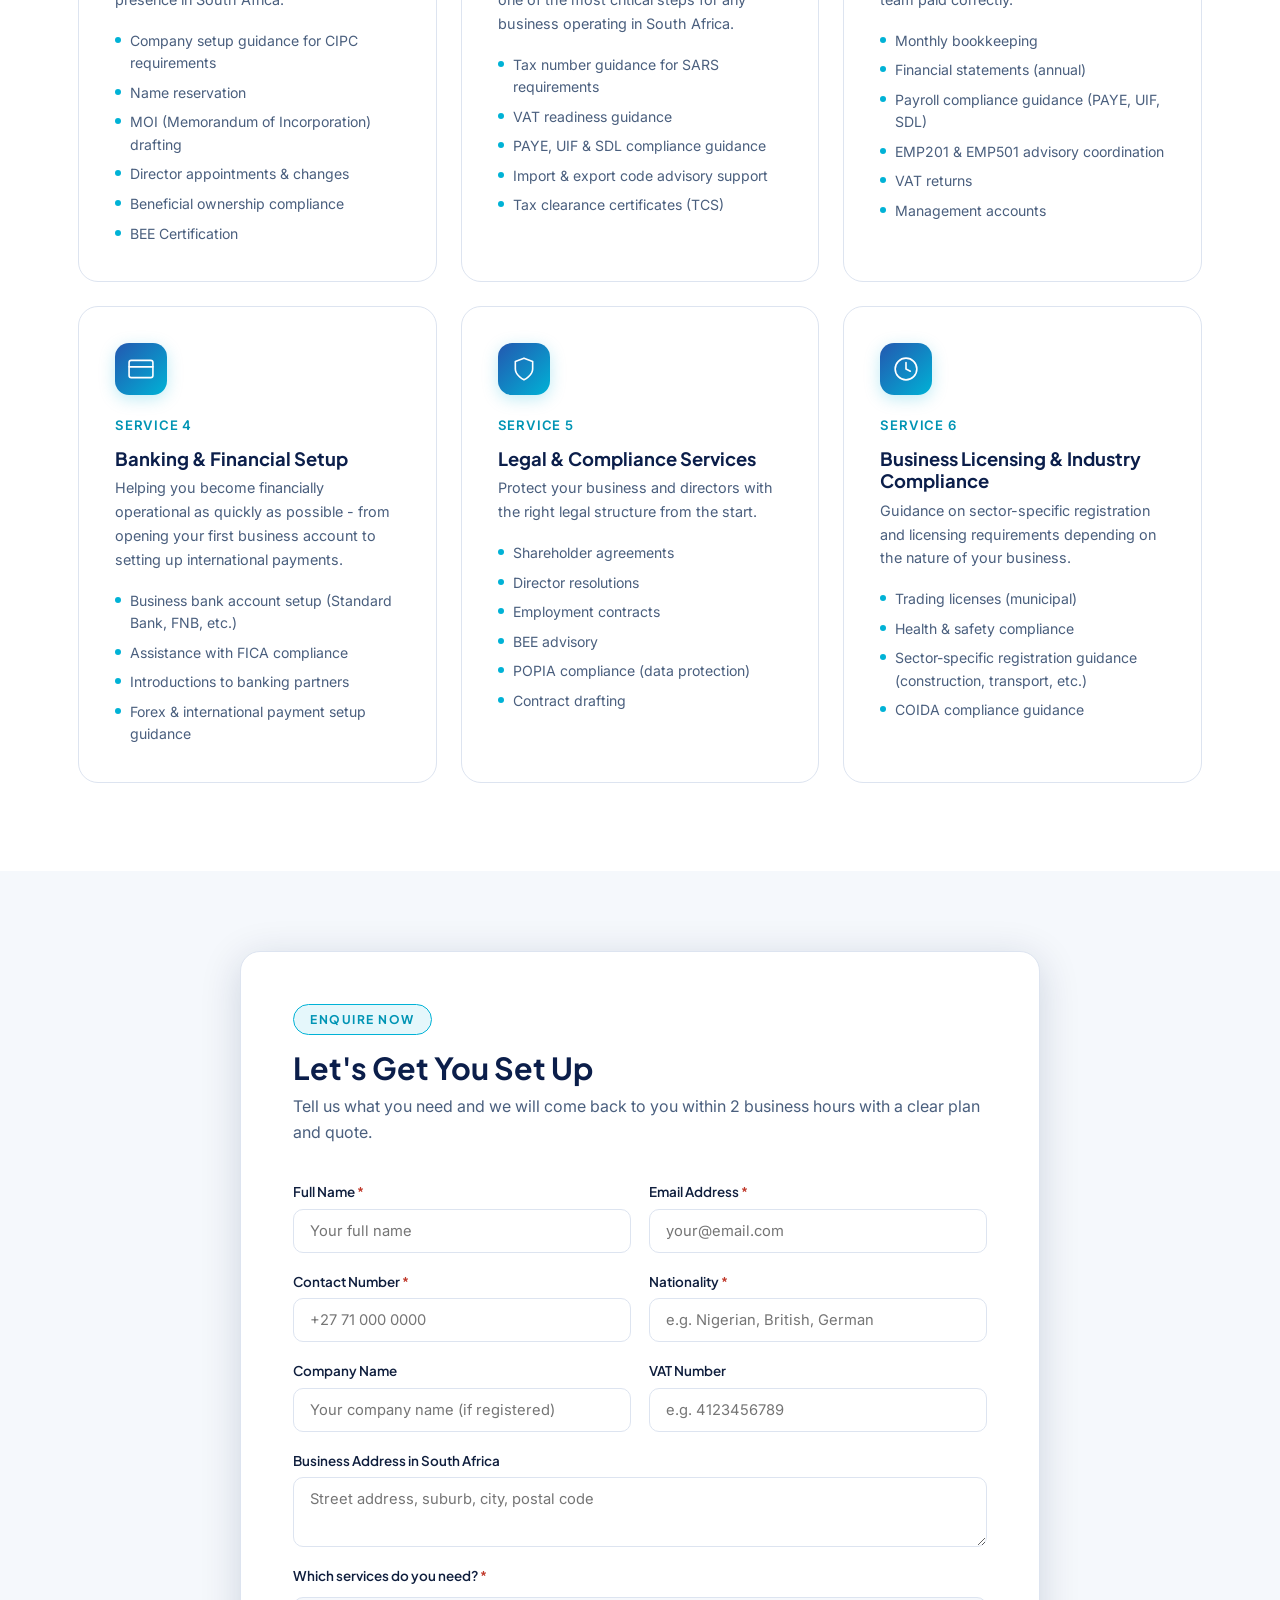
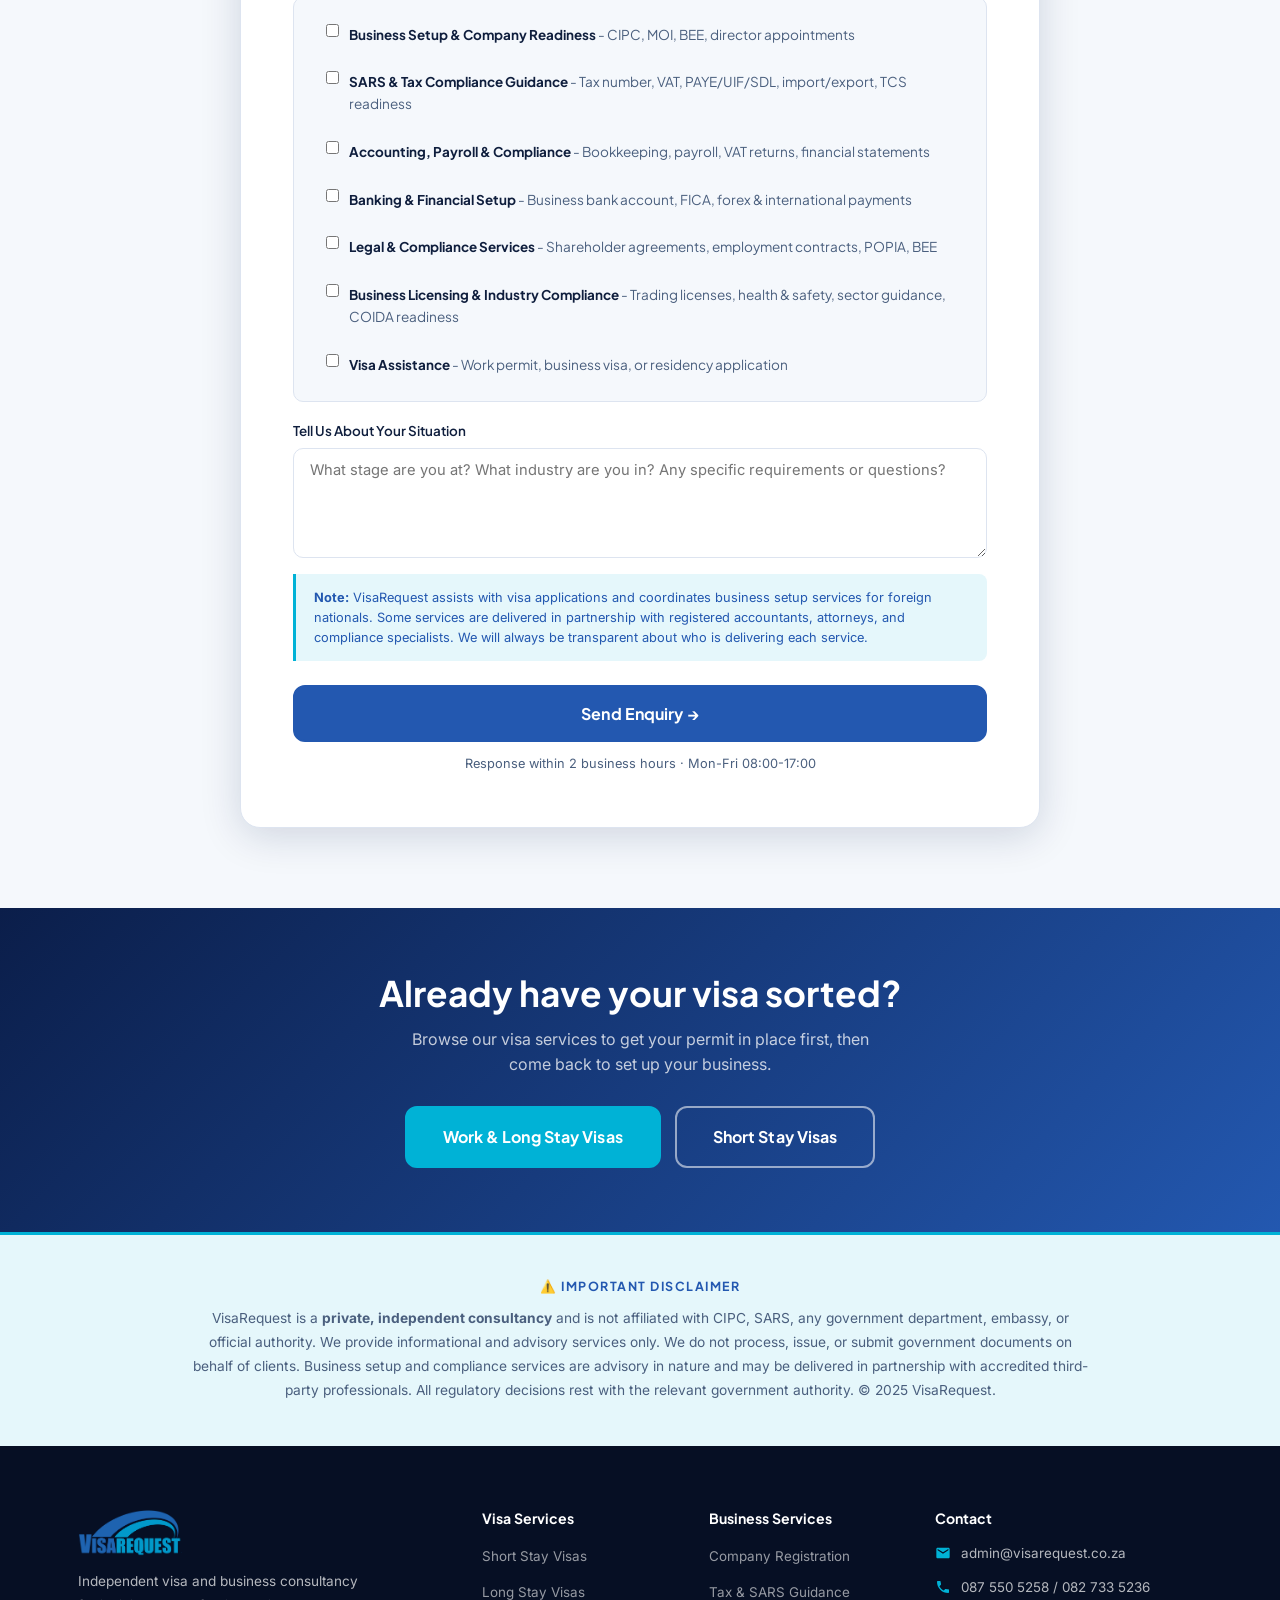
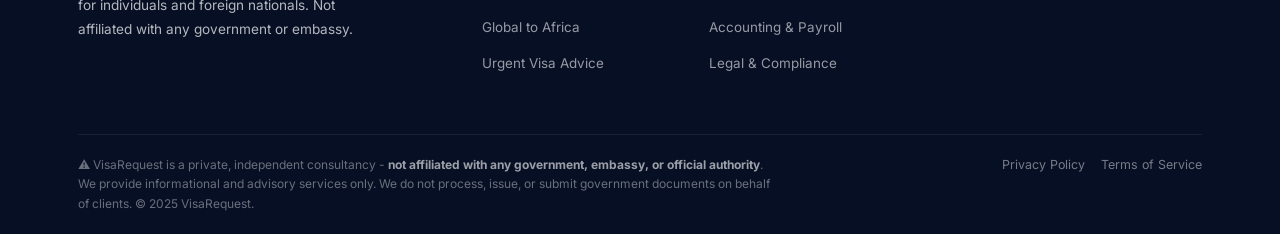
<file: foreign-nationals.html>
<!DOCTYPE html>
<html lang="en">
<head>
  <meta charset="UTF-8">
  <meta name="viewport" content="width=device-width, initial-scale=1.0">
  <title>Business Services for Foreign Nationals | VisaRequest</title>
  <meta name="description" content="VisaRequest provides advisory guidance for foreign nationals doing business in South Africa, including company setup, tax compliance, accounting, banking, and legal readiness.">
  <link rel="icon" href="logos/logo-DYOdxpw0.webp" type="image/webp">
  <link rel="stylesheet" href="css/style.css?v=2">
  <style>
    .service-block {
      background: var(--white);
      border: 1.5px solid var(--gray-200);
      border-radius: var(--radius-lg);
      padding: 36px;
      transition: border-color .25s, box-shadow .25s;
    }
    .service-block:hover {
      border-color: var(--cyan);
      box-shadow: 0 8px 32px rgba(0,178,214,.10);
    }
    .service-block-icon {
      width: 52px; height: 52px;
      border-radius: 14px;
      background: linear-gradient(135deg, var(--blue) 0%, var(--cyan) 100%);
      display: flex; align-items: center; justify-content: center;
      margin-bottom: 20px;
      box-shadow: 0 4px 16px rgba(0,178,214,.25);
    }
    .service-block-icon svg { width: 26px; height: 26px; stroke: #fff; fill: none; stroke-width: 1.5; stroke-linecap: round; stroke-linejoin: round; }
    .service-block h3 { font-size: 1.15rem; margin-bottom: 6px; }
    .service-block .sub { font-size: .82rem; color: var(--cyan-deep); font-weight: 600; text-transform: uppercase; letter-spacing: .8px; margin-bottom: 12px; }
    .service-block p { font-size: .9rem; color: var(--text-lt); line-height: 1.65; margin-bottom: 18px; }
    .service-block ul { display: flex; flex-direction: column; gap: 7px; }
    .service-block ul li { display: flex; align-items: flex-start; gap: 9px; font-size: .88rem; color: var(--text-lt); }
    .service-block ul li::before { content: ''; width: 6px; height: 6px; border-radius: 50%; background: var(--cyan); margin-top: 7px; flex-shrink: 0; }

    .fn-hero-badge {
      display: inline-flex; align-items: center; gap: 8px;
      background: rgba(0,178,214,.10); border: 1px solid rgba(0,178,214,.25);
      color: var(--cyan-lt); padding: 5px 16px; border-radius: 999px;
      font-size: .75rem; font-weight: 600; text-transform: uppercase;
      letter-spacing: .15em; margin-bottom: 16px; font-family: 'Plus Jakarta Sans',sans-serif;
    }
    .steps-inline {
      display: grid;
      grid-template-columns: repeat(auto-fit, minmax(200px,1fr));
      gap: 28px;
      margin-top: 48px;
    }
    .step-inline { text-align: center; }
    .step-inline-num {
      width: 44px; height: 44px; border-radius: 50%;
      background: var(--cyan); color: var(--white);
      display: flex; align-items: center; justify-content: center;
      font-weight: 800; font-size: .95rem; margin: 0 auto 14px;
      font-family: 'Plus Jakarta Sans',sans-serif;
      box-shadow: 0 4px 14px rgba(0,178,214,.35);
    }
    .step-inline h4 { font-size: .95rem; margin-bottom: 6px; }
    .step-inline p { font-size: .85rem; color: var(--text-lt); line-height: 1.6; }

    .cta-band {
      background: linear-gradient(135deg, var(--navy) 0%, var(--blue) 100%);
      padding: 64px 0; text-align: center;
    }
    .cta-band h2 { color: var(--white); font-size: clamp(1.6rem,3vw,2.2rem); margin-bottom: 12px; }
    .cta-band p { color: rgba(255,255,255,.75); margin-bottom: 28px; font-size: 1rem; max-width: 500px; margin-left: auto; margin-right: auto; }
  </style>
  <!-- Google Tag Manager -->
  <script>(function(w,d,s,l,i){w[l]=w[l]||[];w[l].push({'gtm.start':
  new Date().getTime(),event:'gtm.js'});var f=d.getElementsByTagName(s)[0],
  j=d.createElement(s),dl=l!='dataLayer'?'&l='+l:'';j.async=true;j.src=
  'https://www.googletagmanager.com/gtm.js?id='+i+dl;f.parentNode.insertBefore(j,f);
  })(window,document,'script','dataLayer','GTM-MKMHXTKN');</script>
  <!-- End Google Tag Manager -->
</head>
<body>
<!-- Google Tag Manager (noscript) -->
<noscript><iframe src="https://www.googletagmanager.com/ns.html?id=GTM-MKMHXTKN"
height="0" width="0" style="display:none;visibility:hidden"></iframe></noscript>
<!-- End Google Tag Manager -->

  <div class="disclaimer-bar">
    <div class="container">
      ⚠️ <strong>Important:</strong> VisaRequest is a <strong>private, independent consultancy</strong> - not affiliated with any government, embassy, or official authority. We provide informational and advisory services only. We do not process, issue, or submit government documents on behalf of clients.
    </div>
  </div>

  <header class="site-header">
    <div class="container">
      <div class="header-inner">
        <a href="index.html" class="logo">
          <img src="logos/logo-DYOdxpw0.webp" alt="VisaRequest logo" width="44" height="44">
        </a>
        <nav class="nav">
          <a href="index.html">Home</a>
          <a href="short-stay.html">Short Stay</a>
          <a href="long-stay.html">Long Stay</a>
          <a href="global-to-africa.html">Global to Africa</a>
          <a href="foreign-nationals.html" class="active">Foreign Nationals</a>
          <a href="emergency.html" class="nav-emergency">Urgent Advice</a>
        </nav>
        <button class="mobile-menu-btn" id="mobileMenuBtn" aria-label="Open menu">
          <span></span><span></span><span></span>
        </button>
      </div>
    </div>
    <nav class="mobile-nav" id="mobileNav">
      <a href="index.html">Home</a>
      <a href="short-stay.html">Short Stay Visas</a>
      <a href="long-stay.html">Long Stay Visas</a>
      <a href="global-to-africa.html">Global to Africa</a>
      <a href="foreign-nationals.html">Foreign Nationals</a>
      <a href="emergency.html" class="nav-emergency">Urgent Visa Advice</a>
    </nav>
  </header>

  <!-- Page Hero -->
  <section class="page-hero">
    <div class="container">
      <div class="fn-hero-badge">For Foreign Nationals</div>
      <h1>Doing Business in South Africa?</h1>
      <p>Your visa gets you here. We provide advisory guidance on company setup, tax, banking, legal, and compliance readiness - so you can understand the steps needed to operate with confidence.</p>
      <div class="hero-cta" style="justify-content:center;margin-top:28px;">
        <a href="#services" class="btn btn-primary btn-lg">Explore Services</a>
        <a href="#enquire" class="btn btn-secondary btn-lg">Talk to Us</a>
      </div>
    </div>
  </section>

  <!-- Intro strip -->
  <section class="section section--gray" style="padding:52px 0;">
    <div class="container">
      <div style="max-width:820px;margin:0 auto;text-align:center;">
        <p style="font-size:1.05rem;color:var(--text-lt);line-height:1.78;">
          We work with foreign nationals and international businesses entering the South African market. Beyond your visa, navigating company setup, SARS-related requirements, payroll, banking, and legal compliance can be overwhelming. We guide you through every step - or connect you with the right specialists - so nothing falls through the cracks.
        </p>
      </div>
      <div class="steps-inline">
        <div class="step-inline">
          <div class="step-inline-num">1</div>
          <h4>Get Visa Guidance</h4>
          <p>We provide work or business visa consulting, document review, and guidance through our standard consultancy service.</p>
        </div>
        <div class="step-inline">
          <div class="step-inline-num">2</div>
          <h4>Plan Your Business Setup</h4>
          <p>We advise on CIPC requirements, MOI guidance, and company setup steps, and can connect you with appropriate specialists.</p>
        </div>
        <div class="step-inline">
          <div class="step-inline-num">3</div>
          <h4>Get Compliant</h4>
          <p>Tax compliance, payroll, banking, legal - all guided through one point of contact.</p>
        </div>
        <div class="step-inline">
          <div class="step-inline-num">4</div>
          <h4>Start Operating</h4>
          <p>With everything in place, you can focus on running your business - not chasing paperwork.</p>
        </div>
      </div>
    </div>
  </section>

  <!-- Services Grid -->
  <section class="section" id="services">
    <div class="container">
      <div class="section-header">
        <span class="eyebrow">What We Help With</span>
        <h2>End-to-End Business Support</h2>
        <p>From company setup planning to ongoing compliance, we provide advisory guidance or coordinate with specialists so foreign nationals can understand what is needed to operate legally in South Africa.</p>
      </div>
      <div style="display:grid;grid-template-columns:repeat(auto-fit,minmax(300px,1fr));gap:24px;">

        <!-- 1 -->
        <div class="service-block">
          <div class="service-block-icon">
            <svg viewBox="0 0 24 24" aria-hidden="true"><rect x="2" y="7" width="20" height="14" rx="2"/><path d="M16 7V5a2 2 0 00-2-2h-4a2 2 0 00-2 2v2"/><line x1="12" y1="12" x2="12" y2="16"/><line x1="10" y1="14" x2="14" y2="14"/></svg>
          </div>
          <div class="sub">Service 1</div>
          <h3>Business Setup &amp; Company Readiness</h3>
          <p>A complete "start-to-operate" package for foreign nationals establishing a presence in South Africa.</p>
          <ul>
            <li>Company setup guidance for CIPC requirements</li>
            <li>Name reservation</li>
            <li>MOI (Memorandum of Incorporation) drafting</li>
            <li>Director appointments &amp; changes</li>
            <li>Beneficial ownership compliance</li>
            <li>BEE Certification</li>
          </ul>
        </div>

        <!-- 2 -->
        <div class="service-block">
          <div class="service-block-icon">
            <svg viewBox="0 0 24 24" aria-hidden="true"><path d="M9 12h6m-6 4h6m2 5H7a2 2 0 01-2-2V5a2 2 0 012-2h5.586a1 1 0 01.707.293l5.414 5.414a1 1 0 01.293.707V19a2 2 0 01-2 2z"/></svg>
          </div>
          <div class="sub">Service 2</div>
          <h3>SARS &amp; Tax Compliance Guidance</h3>
          <p>Get registered with the South African Revenue Service quickly and correctly - one of the most critical steps for any business operating in South Africa.</p>
          <ul>
            <li>Tax number guidance for SARS requirements</li>
            <li>VAT readiness guidance</li>
            <li>PAYE, UIF &amp; SDL compliance guidance</li>
            <li>Import &amp; export code advisory support</li>
            <li>Tax clearance certificates (TCS)</li>
          </ul>
        </div>

        <!-- 3 -->
        <div class="service-block">
          <div class="service-block-icon">
            <svg viewBox="0 0 24 24" aria-hidden="true"><path d="M18 20V10M12 20V4M6 20v-6"/></svg>
          </div>
          <div class="sub">Service 3</div>
          <h3>Accounting, Payroll &amp; Compliance</h3>
          <p>Ongoing monthly services to keep your business financially compliant and your team paid correctly.</p>
          <ul>
            <li>Monthly bookkeeping</li>
            <li>Financial statements (annual)</li>
            <li>Payroll compliance guidance (PAYE, UIF, SDL)</li>
            <li>EMP201 &amp; EMP501 advisory coordination</li>
            <li>VAT returns</li>
            <li>Management accounts</li>
          </ul>
        </div>

        <!-- 4 (Banking) -->
        <div class="service-block">
          <div class="service-block-icon">
            <svg viewBox="0 0 24 24" aria-hidden="true"><rect x="1" y="4" width="22" height="16" rx="2"/><line x1="1" y1="10" x2="23" y2="10"/></svg>
          </div>
          <div class="sub">Service 4</div>
          <h3>Banking &amp; Financial Setup</h3>
          <p>Helping you become financially operational as quickly as possible - from opening your first business account to setting up international payments.</p>
          <ul>
            <li>Business bank account setup (Standard Bank, FNB, etc.)</li>
            <li>Assistance with FICA compliance</li>
            <li>Introductions to banking partners</li>
            <li>Forex &amp; international payment setup guidance</li>
          </ul>
        </div>

        <!-- 5 (Legal) -->
        <div class="service-block">
          <div class="service-block-icon">
            <svg viewBox="0 0 24 24" aria-hidden="true"><path d="M12 22s8-4 8-10V5l-8-3-8 3v7c0 6 8 10 8 10z"/></svg>
          </div>
          <div class="sub">Service 5</div>
          <h3>Legal &amp; Compliance Services</h3>
          <p>Protect your business and directors with the right legal structure from the start.</p>
          <ul>
            <li>Shareholder agreements</li>
            <li>Director resolutions</li>
            <li>Employment contracts</li>
            <li>BEE advisory</li>
            <li>POPIA compliance (data protection)</li>
            <li>Contract drafting</li>
          </ul>
        </div>

        <!-- 6 (Licensing) -->
        <div class="service-block">
          <div class="service-block-icon">
            <svg viewBox="0 0 24 24" aria-hidden="true"><circle cx="12" cy="12" r="10"/><polyline points="12 6 12 12 16 14"/></svg>
          </div>
          <div class="sub">Service 6</div>
          <h3>Business Licensing &amp; Industry Compliance</h3>
          <p>Guidance on sector-specific registration and licensing requirements depending on the nature of your business.</p>
          <ul>
            <li>Trading licenses (municipal)</li>
            <li>Health &amp; safety compliance</li>
            <li>Sector-specific registration guidance (construction, transport, etc.)</li>
            <li>COIDA compliance guidance</li>
          </ul>
        </div>

      </div>
    </div>
  </section>

  <!-- Enquiry form -->
  <section class="form-section" id="enquire">
    <div class="container">
      <div class="form-wrapper">
        <div class="form-header">
          <span style="display:inline-block;background:var(--cyan-pale);color:var(--cyan-deep);border:1px solid var(--cyan);padding:5px 16px;border-radius:999px;font-size:.75rem;font-weight:700;text-transform:uppercase;letter-spacing:1.5px;font-family:'Plus Jakarta Sans',sans-serif;margin-bottom:14px;">Enquire Now</span>
          <h2>Let's Get You Set Up</h2>
          <p>Tell us what you need and we will come back to you within 2 business hours with a clear plan and quote.</p>
        </div>
        <form class="visa-form" action="https://formspree.io/f/xaqvwgnw" method="POST" data-thank-you-url="https://visa.visa-request.co.za/thank-you" novalidate>
          <input type="hidden" name="_next" value="https://visa.visa-request.co.za/thank-you">
          <input type="hidden" name="service" value="Foreign Nationals Business Services">
          <div class="form-grid">
            <div class="form-group">
              <label>Full Name <span class="required">*</span></label>
              <input type="text" name="full_name" placeholder="Your full name" required>
            </div>
            <div class="form-group">
              <label>Email Address <span class="required">*</span></label>
              <input type="email" name="email" placeholder="your@email.com" required>
            </div>
            <div class="form-group">
              <label>Contact Number <span class="required">*</span></label>
              <input type="tel" name="phone" placeholder="+27 71 000 0000" required>
            </div>
            <div class="form-group">
              <label>Nationality <span class="required">*</span></label>
              <input type="text" name="nationality" placeholder="e.g. Nigerian, British, German" required>
            </div>
            <div class="form-group">
              <label>Company Name</label>
              <input type="text" name="company_name" placeholder="Your company name (if registered)">
            </div>
            <div class="form-group">
              <label>VAT Number</label>
              <input type="text" name="vat_number" placeholder="e.g. 4123456789">
            </div>
            <div class="form-group full">
              <label>Business Address in South Africa</label>
              <textarea name="business_address" placeholder="Street address, suburb, city, postal code" style="min-height:70px;"></textarea>
            </div>
            <div class="form-group full">
              <label>Which services do you need? <span class="required">*</span></label>
              <div style="background:var(--off-white);border:1.5px solid var(--gray-200);border-radius:10px;padding:18px 20px;display:flex;flex-direction:column;gap:10px;margin-top:4px;">
                <label class="checkbox-label">
                  <input type="checkbox" name="services[]" value="company_registration" >
                  <span><strong>Business Setup &amp; Company Readiness</strong> <span style="color:var(--text-lt);font-size:.85rem;">- CIPC, MOI, BEE, director appointments</span></span>
                </label>
                <label class="checkbox-label">
                  <input type="checkbox" name="services[]" value="tax_registration" >
                  <span><strong>SARS &amp; Tax Compliance Guidance</strong> <span style="color:var(--text-lt);font-size:.85rem;">- Tax number, VAT, PAYE/UIF/SDL, import/export, TCS readiness</span></span>
                </label>
                <label class="checkbox-label">
                  <input type="checkbox" name="services[]" value="accounting_payroll" >
                  <span><strong>Accounting, Payroll &amp; Compliance</strong> <span style="color:var(--text-lt);font-size:.85rem;">- Bookkeeping, payroll, VAT returns, financial statements</span></span>
                </label>
                <label class="checkbox-label">
                  <input type="checkbox" name="services[]" value="banking_setup" >
                  <span><strong>Banking &amp; Financial Setup</strong> <span style="color:var(--text-lt);font-size:.85rem;">- Business bank account, FICA, forex &amp; international payments</span></span>
                </label>
                <label class="checkbox-label">
                  <input type="checkbox" name="services[]" value="legal_compliance" >
                  <span><strong>Legal &amp; Compliance Services</strong> <span style="color:var(--text-lt);font-size:.85rem;">- Shareholder agreements, employment contracts, POPIA, BEE</span></span>
                </label>
                <label class="checkbox-label">
                  <input type="checkbox" name="services[]" value="licensing" >
                  <span><strong>Business Licensing &amp; Industry Compliance</strong> <span style="color:var(--text-lt);font-size:.85rem;">- Trading licenses, health &amp; safety, sector guidance, COIDA readiness</span></span>
                </label>
                <label class="checkbox-label">
                  <input type="checkbox" name="services[]" value="visa_assistance" >
                  <span><strong>Visa Assistance</strong> <span style="color:var(--text-lt);font-size:.85rem;">- Work permit, business visa, or residency application</span></span>
                </label>
              </div>
            </div>
            <div class="form-group full">
              <label>Tell Us About Your Situation</label>
              <textarea name="notes" placeholder="What stage are you at? What industry are you in? Any specific requirements or questions?"></textarea>
            </div>
          </div>
          <div class="form-disclaimer">
            <strong>Note:</strong> VisaRequest assists with visa applications and coordinates business setup services for foreign nationals. Some services are delivered in partnership with registered accountants, attorneys, and compliance specialists. We will always be transparent about who is delivering each service.
          </div>
          <div class="form-submit-area">
            <button type="submit" class="btn btn-navy btn-lg btn-full">Send Enquiry →</button>
            <p style="text-align:center;font-size:.8rem;color:var(--text-lt);margin-top:12px;">Response within 2 business hours · Mon-Fri 08:00-17:00</p>
          </div>
        </form>
      </div>
    </div>
  </section>

  <!-- CTA band -->
  <div class="cta-band">
    <div class="container">
      <h2>Already have your visa sorted?</h2>
      <p>Browse our visa services to get your permit in place first, then come back to set up your business.</p>
      <div style="display:flex;gap:14px;justify-content:center;flex-wrap:wrap;">
        <a href="long-stay.html" class="btn btn-primary btn-lg">Work &amp; Long Stay Visas</a>
        <a href="short-stay.html" class="btn btn-secondary btn-lg">Short Stay Visas</a>
      </div>
    </div>
  </div>

  <section class="disclaimer-section" id="disclaimer">
    <div class="container">
      <div class="disclaimer-box">
        <h4>⚠️ Important Disclaimer</h4>
        <p>VisaRequest is a <strong>private, independent consultancy</strong> and is not affiliated with CIPC, SARS, any government department, embassy, or official authority. We provide informational and advisory services only. We do not process, issue, or submit government documents on behalf of clients. Business setup and compliance services are advisory in nature and may be delivered in partnership with accredited third-party professionals. All regulatory decisions rest with the relevant government authority. © 2025 VisaRequest.</p>
      </div>
    </div>
  </section>

  <footer class="site-footer">
    <div class="container">
      <div class="footer-grid">
        <div class="footer-brand">
          <div class="logo">
            <img src="logos/logo-DYOdxpw0.webp" alt="VisaRequest" width="40" height="40">
          </div>
          <p>Independent visa and business consultancy for individuals and foreign nationals. Not affiliated with any government or embassy.</p>
        </div>
        <div class="footer-col">
          <h5>Visa Services</h5>
          <ul>
            <li><a href="short-stay.html">Short Stay Visas</a></li>
            <li><a href="long-stay.html">Long Stay Visas</a></li>
            <li><a href="global-to-africa.html">Global to Africa</a></li>
            <li><a href="emergency.html">Urgent Visa Advice</a></li>
          </ul>
        </div>
        <div class="footer-col">
          <h5>Business Services</h5>
          <ul>
            <li><a href="foreign-nationals.html#services">Company Registration</a></li>
            <li><a href="foreign-nationals.html#services">Tax &amp; SARS Guidance</a></li>
            <li><a href="foreign-nationals.html#services">Accounting &amp; Payroll</a></li>
            <li><a href="foreign-nationals.html#services">Legal &amp; Compliance</a></li>
          </ul>
        </div>
        <div class="footer-col">
          <h5>Contact</h5>
          <div class="footer-contact-item">
            <svg width="16" height="16" viewBox="0 0 24 24" fill="currentColor"><path d="M20 4H4c-1.1 0-2 .9-2 2v12c0 1.1.9 2 2 2h16c1.1 0 2-.9 2-2V6c0-1.1-.9-2-2-2zm0 4l-8 5-8-5V6l8 5 8-5v2z"/></svg>
            admin@visarequest.co.za
          </div>
          <div class="footer-contact-item">
            <svg width="16" height="16" viewBox="0 0 24 24" fill="currentColor"><path d="M6.62 10.79c1.44 2.83 3.76 5.14 6.59 6.59l2.2-2.2c.27-.27.67-.36 1.02-.24 1.12.37 2.33.57 3.57.57.55 0 1 .45 1 1V20c0 .55-.45 1-1 1-9.39 0-17-7.61-17-17 0-.55.45-1 1-1h3.5c.55 0 1 .45 1 1 0 1.25.2 2.45.57 3.57.11.35.03.74-.25 1.02l-2.2 2.2z"/></svg>
            087 550 5258 / 082 733 5236
          </div>
        </div>
      </div>
      <div class="footer-bottom">
        <p class="footer-disclaimer">⚠️ VisaRequest is a private, independent consultancy - <strong>not affiliated with any government, embassy, or official authority</strong>. We provide informational and advisory services only. We do not process, issue, or submit government documents on behalf of clients. © 2025 VisaRequest.</p>
        <div class="footer-legal">
          <a href="privacy.html">Privacy Policy</a>
          <a href="terms.html">Terms of Service</a>
        </div>
      </div>
    </div>
  </footer>

  <script src="js/main.js?v=4"></script>
</body>
</html>
</file>
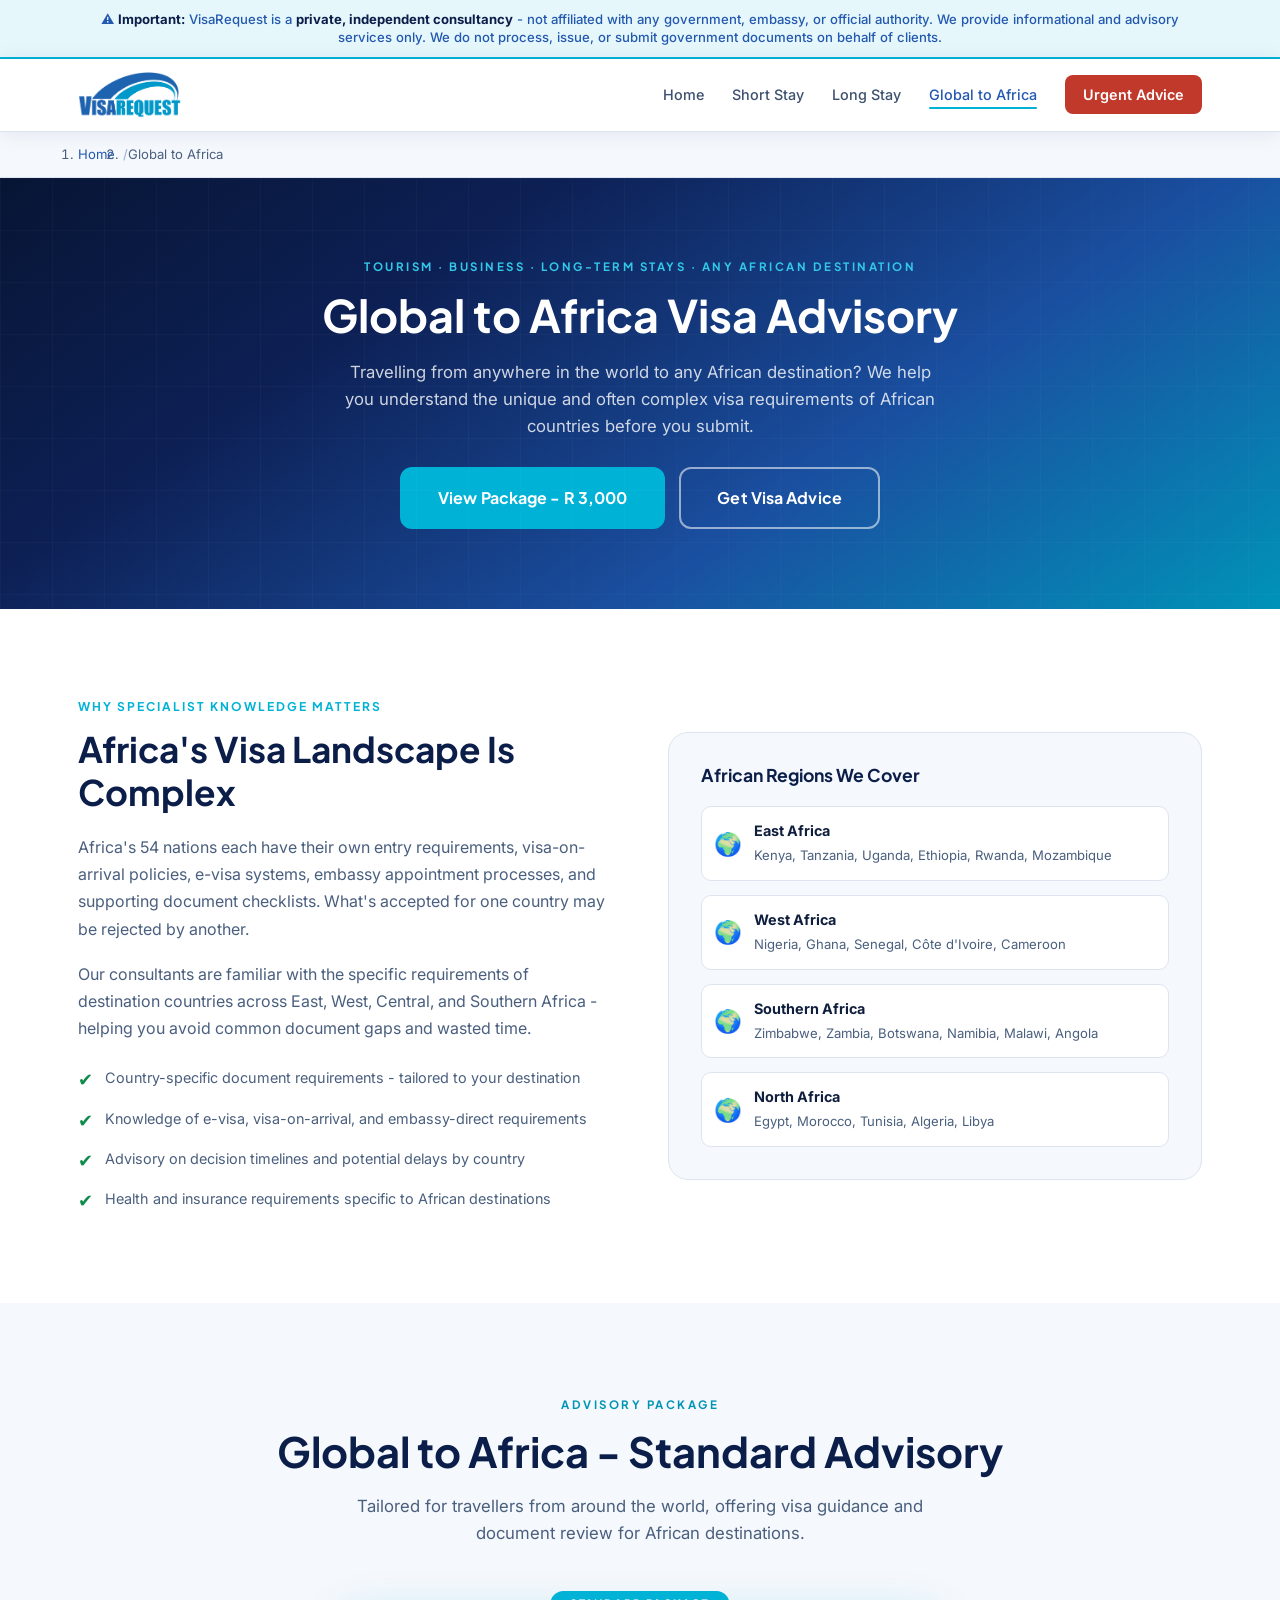
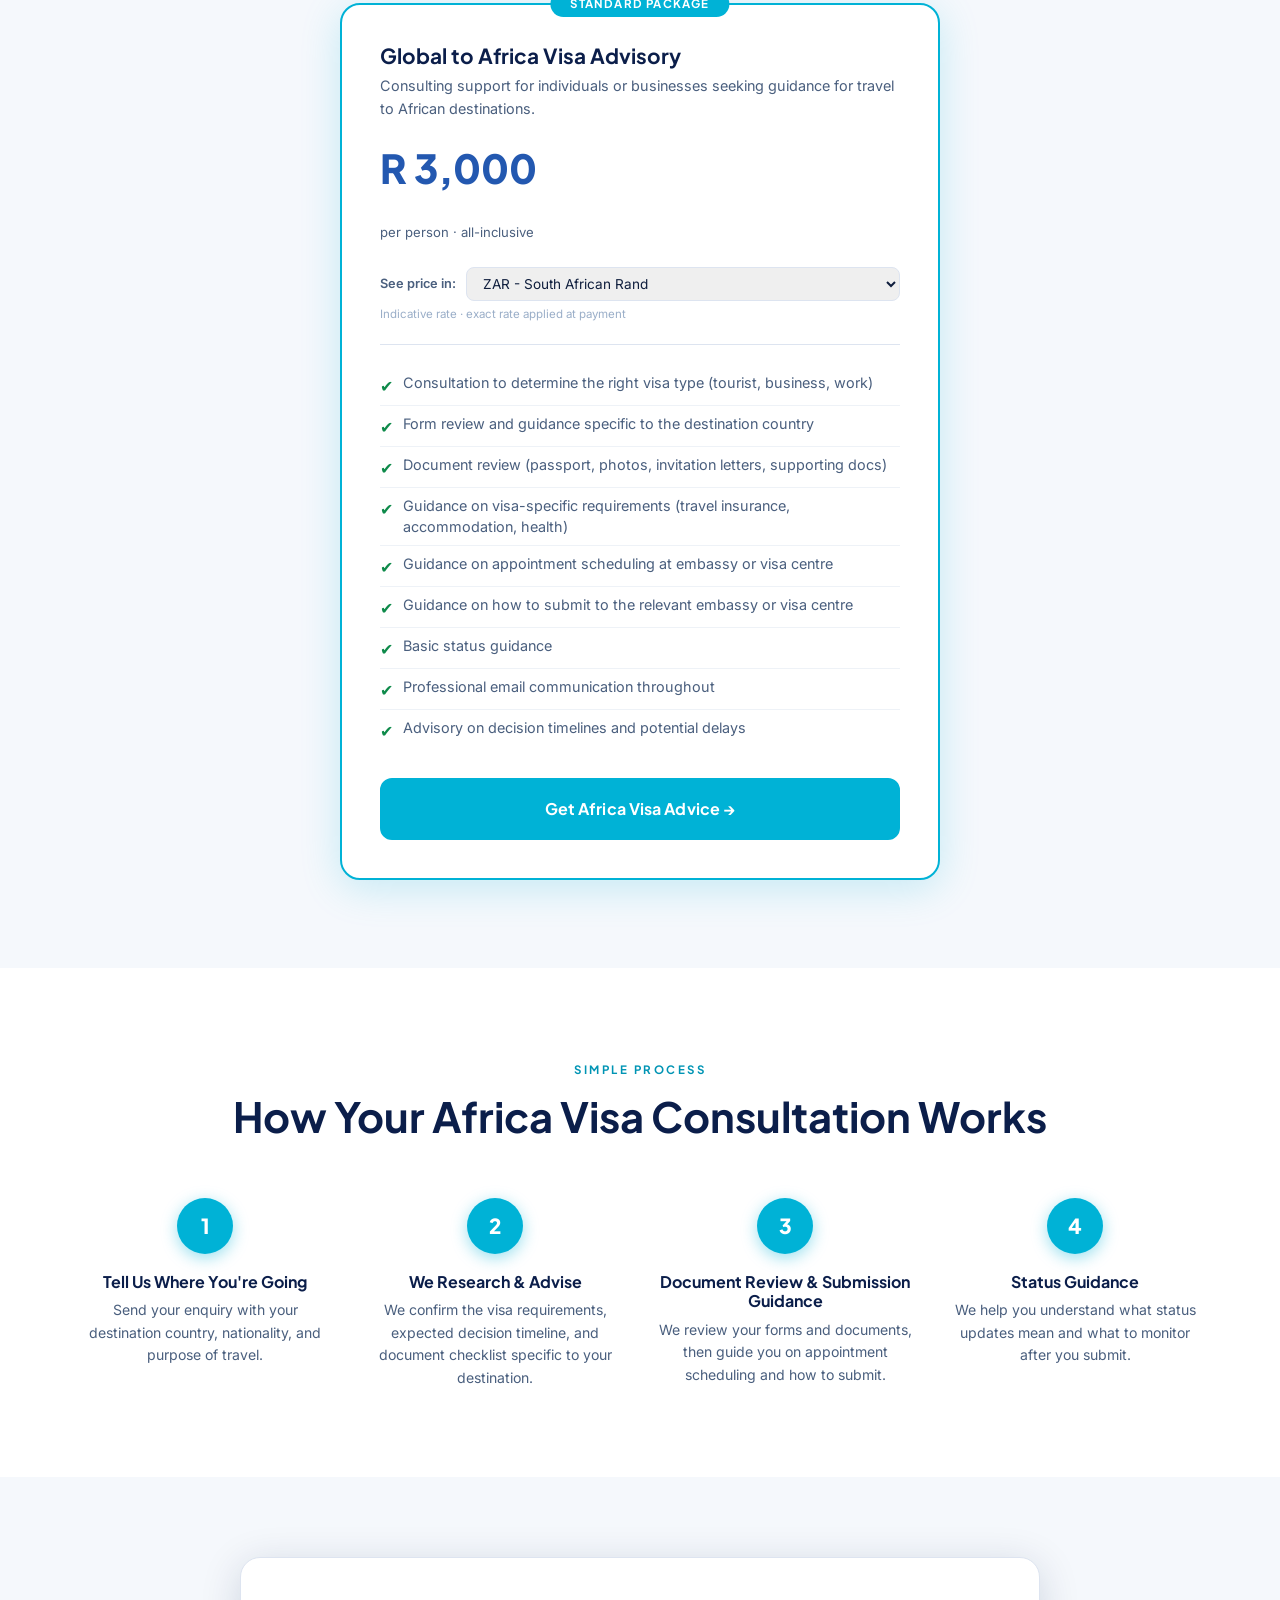
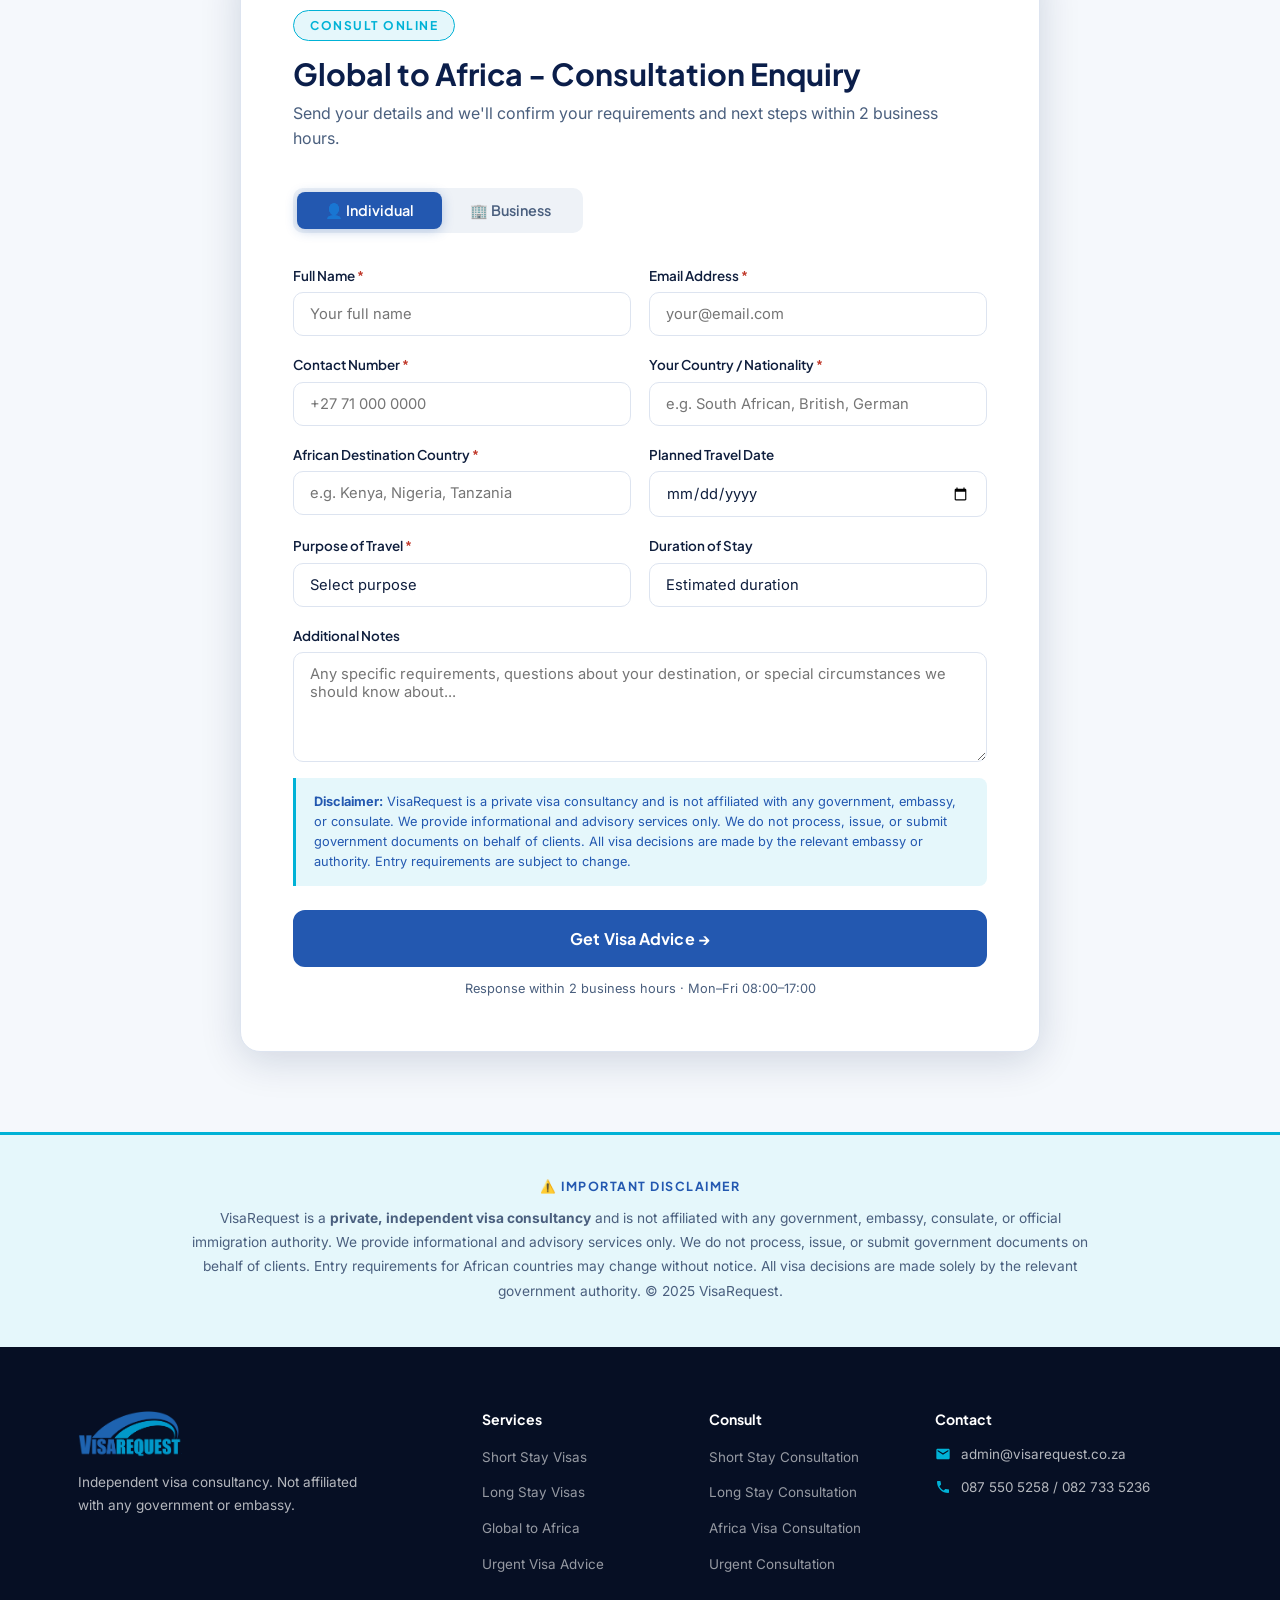
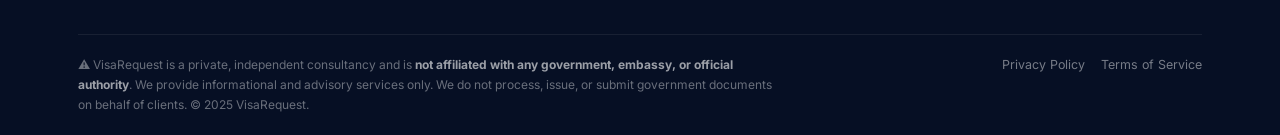
<file: global-to-africa.html>
<!DOCTYPE html>
<html lang="en">
<head>
  <meta charset="UTF-8">
  <meta name="viewport" content="width=device-width, initial-scale=1.0">
  <title>Global to Africa Visa Advisory | VisaRequest | From R 3,000</title>
  <meta name="description" content="Travelling from anywhere in the world to any African destination? VisaRequest provides Africa visa advisory, document review, and guidance on country-specific requirements.">
  <link rel="icon" href="logos/logo-DYOdxpw0.webp" type="image/webp">
  <link rel="stylesheet" href="css/style.css?v=2">
  <!-- Google Tag Manager -->
  <script>(function(w,d,s,l,i){w[l]=w[l]||[];w[l].push({'gtm.start':
  new Date().getTime(),event:'gtm.js'});var f=d.getElementsByTagName(s)[0],
  j=d.createElement(s),dl=l!='dataLayer'?'&l='+l:'';j.async=true;j.src=
  'https://www.googletagmanager.com/gtm.js?id='+i+dl;f.parentNode.insertBefore(j,f);
  })(window,document,'script','dataLayer','GTM-MKMHXTKN');</script>
  <!-- End Google Tag Manager -->
</head>
<body>
<!-- Google Tag Manager (noscript) -->
<noscript><iframe src="https://www.googletagmanager.com/ns.html?id=GTM-MKMHXTKN"
height="0" width="0" style="display:none;visibility:hidden"></iframe></noscript>
<!-- End Google Tag Manager -->

  <div class="disclaimer-bar">
    <div class="container">
      ⚠️ <strong>Important:</strong> VisaRequest is a <strong>private, independent consultancy</strong> - not affiliated with any government, embassy, or official authority. We provide informational and advisory services only. We do not process, issue, or submit government documents on behalf of clients.
    </div>
  </div>

  <header class="site-header">
    <div class="container">
      <div class="header-inner">
        <a href="index.html" class="logo">
          <img src="logos/logo-DYOdxpw0.webp" alt="VisaRequest logo" width="44" height="44">
          
        </a>
        <nav class="nav">
          <a href="index.html">Home</a>
          <a href="short-stay.html">Short Stay</a>
          <a href="long-stay.html">Long Stay</a>
          <a href="global-to-africa.html" class="active">Global to Africa</a>
          <a href="emergency.html" class="nav-emergency">Urgent Advice</a>
        </nav>
        <button class="mobile-menu-btn" id="mobileMenuBtn" aria-label="Open menu">
          <span></span><span></span><span></span>
        </button>
      </div>
    </div>
    <nav class="mobile-nav" id="mobileNav">
      <a href="index.html">Home</a>
      <a href="short-stay.html">Short Stay Visas</a>
      <a href="long-stay.html">Long Stay Visas</a>
      <a href="global-to-africa.html">Global to Africa</a>
      <a href="foreign-nationals.html">Foreign Nationals</a>
      <a href="emergency.html" class="nav-emergency">Urgent Visa Advice</a>
    </nav>
  </header>

  <nav class="breadcrumb">
    <div class="container">
      <ol>
        <li><a href="index.html">Home</a></li>
        <li>Global to Africa</li>
      </ol>
    </div>
  </nav>

  <!-- Page Hero -->
  <section class="page-hero" style="background:linear-gradient(145deg,#071534 0%,#0d2055 30%,#1A4FA0 65%,#0093B8 100%);">
    <div class="container">
      <span class="eyebrow">Tourism · Business · Long-Term Stays · Any African Destination</span>
      <h1>Global to Africa Visa Advisory</h1>
      <p>Travelling from anywhere in the world to any African destination? We help you understand the unique and often complex visa requirements of African countries before you submit.</p>
      <div style="margin-top:28px;display:flex;gap:14px;justify-content:center;flex-wrap:wrap;">
        <a href="#package" class="btn btn-primary btn-lg">View Package - R 3,000</a>
        <a href="#apply" class="btn btn-secondary btn-lg">Get Visa Advice</a>
      </div>
    </div>
  </section>

  <!-- Why Africa Needs Specialist Help -->
  <section class="section" aria-labelledby="why-africa-heading">
    <div class="container">
      <div style="display:grid;grid-template-columns:1fr 1fr;gap:56px;align-items:center;" class="africa-grid">
        <div>
          <span class="eyebrow" style="color:var(--cyan);font-size:.75rem;font-weight:700;text-transform:uppercase;letter-spacing:2px;display:block;margin-bottom:12px;">Why Specialist Knowledge Matters</span>
          <h2 id="why-africa-heading" style="font-size:clamp(1.6rem,3vw,2.2rem);margin-bottom:20px;">Africa's Visa Landscape Is Complex</h2>
          <p style="color:var(--text-lt);margin-bottom:18px;line-height:1.7;">Africa's 54 nations each have their own entry requirements, visa-on-arrival policies, e-visa systems, embassy appointment processes, and supporting document checklists. What's accepted for one country may be rejected by another.</p>
          <p style="color:var(--text-lt);margin-bottom:24px;line-height:1.7;">Our consultants are familiar with the specific requirements of destination countries across East, West, Central, and Southern Africa - helping you avoid common document gaps and wasted time.</p>
          <div style="display:flex;flex-direction:column;gap:12px;">
            <div style="display:flex;gap:12px;align-items:flex-start;">
              <span style="color:var(--green);font-size:1.1rem;flex-shrink:0;">✔</span>
              <span style="font-size:.9rem;color:var(--text-lt);">Country-specific document requirements - tailored to your destination</span>
            </div>
            <div style="display:flex;gap:12px;align-items:flex-start;">
              <span style="color:var(--green);font-size:1.1rem;flex-shrink:0;">✔</span>
              <span style="font-size:.9rem;color:var(--text-lt);">Knowledge of e-visa, visa-on-arrival, and embassy-direct requirements</span>
            </div>
            <div style="display:flex;gap:12px;align-items:flex-start;">
              <span style="color:var(--green);font-size:1.1rem;flex-shrink:0;">✔</span>
              <span style="font-size:.9rem;color:var(--text-lt);">Advisory on decision timelines and potential delays by country</span>
            </div>
            <div style="display:flex;gap:12px;align-items:flex-start;">
              <span style="color:var(--green);font-size:1.1rem;flex-shrink:0;">✔</span>
              <span style="font-size:.9rem;color:var(--text-lt);">Health and insurance requirements specific to African destinations</span>
            </div>
          </div>
        </div>
        <div style="background:var(--off-white);border:1px solid var(--gray-200);border-radius:var(--radius-lg);padding:32px;">
          <h3 style="font-size:1.1rem;margin-bottom:20px;color:var(--navy);">African Regions We Cover</h3>
          <div style="display:flex;flex-direction:column;gap:14px;">
            <div style="display:flex;align-items:center;gap:12px;padding:12px;background:#fff;border:1px solid var(--gray-200);border-radius:10px;">
              <span style="font-size:1.4rem;">🌍</span>
              <div>
                <strong style="font-size:.9rem;display:block;">East Africa</strong>
                <span style="font-size:.82rem;color:var(--text-lt);">Kenya, Tanzania, Uganda, Ethiopia, Rwanda, Mozambique</span>
              </div>
            </div>
            <div style="display:flex;align-items:center;gap:12px;padding:12px;background:#fff;border:1px solid var(--gray-200);border-radius:10px;">
              <span style="font-size:1.4rem;">🌍</span>
              <div>
                <strong style="font-size:.9rem;display:block;">West Africa</strong>
                <span style="font-size:.82rem;color:var(--text-lt);">Nigeria, Ghana, Senegal, Côte d'Ivoire, Cameroon</span>
              </div>
            </div>
            <div style="display:flex;align-items:center;gap:12px;padding:12px;background:#fff;border:1px solid var(--gray-200);border-radius:10px;">
              <span style="font-size:1.4rem;">🌍</span>
              <div>
                <strong style="font-size:.9rem;display:block;">Southern Africa</strong>
                <span style="font-size:.82rem;color:var(--text-lt);">Zimbabwe, Zambia, Botswana, Namibia, Malawi, Angola</span>
              </div>
            </div>
            <div style="display:flex;align-items:center;gap:12px;padding:12px;background:#fff;border:1px solid var(--gray-200);border-radius:10px;">
              <span style="font-size:1.4rem;">🌍</span>
              <div>
                <strong style="font-size:.9rem;display:block;">North Africa</strong>
                <span style="font-size:.82rem;color:var(--text-lt);">Egypt, Morocco, Tunisia, Algeria, Libya</span>
              </div>
            </div>
          </div>
        </div>
      </div>
    </div>
  </section>
  <style>
    @media(max-width:768px){.africa-grid{grid-template-columns:1fr !important;}}
  </style>

  <!-- Package -->
  <section class="section section--gray" id="package" aria-labelledby="package-heading">
    <div class="container">
      <div class="section-header">
        <span class="eyebrow">Advisory Package</span>
        <h2 id="package-heading">Global to Africa - Standard Advisory</h2>
        <p>Tailored for travellers from around the world, offering visa guidance and document review for African destinations.</p>
      </div>
      <div style="max-width:600px;margin:0 auto;">
        <div class="pricing-card featured">
          <div class="pricing-badge">Standard Package</div>
          <h3>Global to Africa Visa Advisory</h3>
          <p style="font-size:.9rem;color:var(--text-lt);margin-bottom:8px;">Consulting support for individuals or businesses seeking guidance for travel to African destinations.</p>
          <div class="price" id="main-price" style="transition:all .25s ease;">R 3,000</div>
          <div id="zar-note" style="font-size:.78rem;color:var(--cyan-deep);font-weight:600;min-height:18px;margin-top:2px;"></div>
          <div class="price-note">per person · all-inclusive</div>

          <!-- Currency converter -->
          <div style="margin:14px 0 4px;display:flex;align-items:center;gap:10px;flex-wrap:wrap;">
            <label for="currency-select" style="font-size:.8rem;font-weight:600;color:var(--text-lt);white-space:nowrap;">See price in:</label>
            <select id="currency-select" style="flex:1;min-width:140px;padding:7px 12px;border:1.5px solid var(--gray-200);border-radius:8px;font-size:.85rem;color:var(--text);font-family:'Inter',sans-serif;cursor:pointer;outline:none;">
              <option value="ZAR">ZAR - South African Rand</option>
              <option value="USD">USD - US Dollar</option>
              <option value="EUR">EUR - Euro</option>
              <option value="GBP">GBP - British Pound</option>
              <option value="AUD">AUD - Australian Dollar</option>
              <option value="CAD">CAD - Canadian Dollar</option>
              <option value="KES">KES - Kenyan Shilling</option>
              <option value="NGN">NGN - Nigerian Naira</option>
              <option value="GHS">GHS - Ghanaian Cedi</option>
              <option value="EGP">EGP - Egyptian Pound</option>
              <option value="AED">AED - UAE Dirham</option>
              <option value="INR">INR - Indian Rupee</option>
              <option value="CNY">CNY - Chinese Yuan</option>
            </select>
          </div>
          <div style="font-size:.72rem;color:var(--gray-400);margin-bottom:12px;">Indicative rate · exact rate applied at payment</div>

          <div class="pricing-divider"></div>
          <ul class="pricing-features">
            <li><span class="check">✔</span> Consultation to determine the right visa type (tourist, business, work)</li>
            <li><span class="check">✔</span> Form review and guidance specific to the destination country</li>
            <li><span class="check">✔</span> Document review (passport, photos, invitation letters, supporting docs)</li>
            <li><span class="check">✔</span> Guidance on visa-specific requirements (travel insurance, accommodation, health)</li>
            <li><span class="check">✔</span> Guidance on appointment scheduling at embassy or visa centre</li>
            <li><span class="check">✔</span> Guidance on how to submit to the relevant embassy or visa centre</li>
            <li><span class="check">✔</span> Basic status guidance</li>
            <li><span class="check">✔</span> Professional email communication throughout</li>
            <li><span class="check">✔</span> Advisory on decision timelines and potential delays</li>
          </ul>
          <a href="#apply" class="btn btn-primary btn-full btn-lg">Get Africa Visa Advice →</a>
        </div>
      </div>
    </div>
  </section>

  <!-- How It Works -->
  <section class="section" aria-labelledby="process-heading">
    <div class="container">
      <div class="section-header">
        <span class="eyebrow">Simple Process</span>
        <h2 id="process-heading">How Your Africa Visa Consultation Works</h2>
      </div>
      <div class="steps-grid">
        <div class="step">
          <div class="step-num">1</div>
          <h4>Tell Us Where You're Going</h4>
          <p>Send your enquiry with your destination country, nationality, and purpose of travel.</p>
        </div>
        <div class="step">
          <div class="step-num">2</div>
          <h4>We Research &amp; Advise</h4>
          <p>We confirm the visa requirements, expected decision timeline, and document checklist specific to your destination.</p>
        </div>
        <div class="step">
          <div class="step-num">3</div>
          <h4>Document Review &amp; Submission Guidance</h4>
          <p>We review your forms and documents, then guide you on appointment scheduling and how to submit.</p>
        </div>
        <div class="step">
          <div class="step-num">4</div>
          <h4>Status Guidance</h4>
          <p>We help you understand what status updates mean and what to monitor after you submit.</p>
        </div>
      </div>
    </div>
  </section>

  <!-- Consultation Form -->
  <section class="form-section" id="apply" aria-labelledby="apply-heading">
    <div class="container">
      <div class="form-wrapper">
        <div class="form-header">
          <span style="display:inline-block;background:var(--cyan-pale);color:var(--cyan);border:1px solid var(--cyan);padding:5px 16px;border-radius:999px;font-size:.75rem;font-weight:700;text-transform:uppercase;letter-spacing:1.5px;font-family:'Plus Jakarta Sans',sans-serif;margin-bottom:14px;">Consult Online</span>
          <h2 id="apply-heading">Global to Africa - Consultation Enquiry</h2>
          <p>Send your details and we'll confirm your requirements and next steps within 2 business hours.</p>
        </div>

        <div class="toggle-type">
          <button type="button" data-type="individual" class="active">👤 Individual</button>
          <button type="button" data-type="business">🏢 Business</button>
        </div>

        <form class="visa-form" action="https://formspree.io/f/xaqvwgnw" method="POST" data-thank-you-url="https://visa.visa-request.co.za/thank-you" novalidate>
          <input type="hidden" name="_next" value="https://visa.visa-request.co.za/thank-you">
          <input type="hidden" name="service" value="Global to Africa Visa Advisory">
          <input type="hidden" name="applicant_type" value="individual">

          <div class="form-grid">
            <div class="form-group">
              <label>Full Name <span class="required">*</span></label>
              <input type="text" name="full_name" placeholder="Your full name" required>
            </div>
            <div class="form-group">
              <label>Email Address <span class="required">*</span></label>
              <input type="email" name="email" placeholder="your@email.com" required>
            </div>
            <div class="form-group">
              <label>Contact Number <span class="required">*</span></label>
              <input type="tel" name="phone" placeholder="+27 71 000 0000" required>
            </div>
            <div class="form-group">
              <label>Your Country / Nationality <span class="required">*</span></label>
              <input type="text" name="nationality" placeholder="e.g. South African, British, German" required>
            </div>
            <div class="form-group">
              <label>African Destination Country <span class="required">*</span></label>
              <input type="text" name="destination" placeholder="e.g. Kenya, Nigeria, Tanzania" required>
            </div>
            <div class="form-group">
              <label>Planned Travel Date</label>
              <input type="date" name="travel_date">
            </div>
            <div class="form-group">
              <label>Purpose of Travel <span class="required">*</span></label>
              <select name="travel_purpose" required>
                <option value="" disabled selected>Select purpose</option>
                <option value="tourism">Tourism / Holiday</option>
                <option value="business">Business</option>
                <option value="work">Work / Employment</option>
                <option value="volunteering">Volunteering / NGO</option>
                <option value="family">Family / Relatives</option>
                <option value="other">Other</option>
              </select>
            </div>
            <div class="form-group">
              <label>Duration of Stay</label>
              <select name="duration">
                <option value="" disabled selected>Estimated duration</option>
                <option value="under_2_weeks">Under 2 weeks</option>
                <option value="2_4_weeks">2–4 weeks</option>
                <option value="1_3_months">1–3 months</option>
                <option value="3_6_months">3–6 months</option>
                <option value="over_6_months">Over 6 months</option>
              </select>
            </div>
            <div class="form-group full business-only" style="display:none;">
              <label>Company Name <span class="required">*</span></label>
              <input type="text" name="company_name" placeholder="Your registered company name">
            </div>
            <div class="form-group business-only" style="display:none;">
              <label>VAT Number</label>
              <input type="text" name="vat_number" placeholder="e.g. 4123456789">
              <span class="form-note">Leave blank if not VAT registered.</span>
            </div>
            <div class="form-group business-only" style="display:none;">
              <label>Number of Travellers</label>
              <input type="number" name="num_applicants" placeholder="e.g. 4" min="1">
            </div>
            <div class="form-group full business-only" style="display:none;">
              <label>Business Address <span class="required">*</span></label>
              <textarea name="business_address" placeholder="Street address, suburb, city, postal code" style="min-height:80px;"></textarea>
            </div>
            <div class="form-group full business-only" style="display:none;">
              <label style="margin-bottom:10px;">Do you also need help with any of the following? <span style="font-weight:400;color:var(--text-lt);">(optional)</span></label>
              <div class="checkbox-group">
                <label class="checkbox-label">
                  <input type="checkbox" name="extra_services[]" value="company_registration" >
                  <span><strong>Business Setup &amp; Company Readiness</strong> <span style="color:var(--text-lt);font-size:.85rem;">- CIPC requirements, MOI guidance, BEE readiness, director appointment guidance</span></span>
                </label>
                <label class="checkbox-label">
                  <input type="checkbox" name="extra_services[]" value="tax_registration" >
                  <span><strong>SARS &amp; Tax Registration</strong> <span style="color:var(--text-lt);font-size:.85rem;">- Tax number, VAT, PAYE/UIF/SDL, import/export codes, tax clearance</span></span>
                </label>
                <label class="checkbox-label">
                  <input type="checkbox" name="extra_services[]" value="accounting_payroll" >
                  <span><strong>Accounting, Payroll &amp; Compliance</strong> <span style="color:var(--text-lt);font-size:.85rem;">- Monthly bookkeeping, payroll, VAT returns, financial statements</span></span>
                </label>
                <label class="checkbox-label">
                  <input type="checkbox" name="extra_services[]" value="banking_setup" >
                  <span><strong>Banking &amp; Financial Setup</strong> <span style="color:var(--text-lt);font-size:.85rem;">- Business bank account, FICA compliance, forex &amp; international payments</span></span>
                </label>
                <label class="checkbox-label">
                  <input type="checkbox" name="extra_services[]" value="legal_compliance" >
                  <span><strong>Legal &amp; Compliance Services</strong> <span style="color:var(--text-lt);font-size:.85rem;">- Shareholder agreements, employment contracts, POPIA, BEE advisory</span></span>
                </label>
                <label class="checkbox-label">
                  <input type="checkbox" name="extra_services[]" value="licensing" >
                  <span><strong>Business Licensing &amp; Industry Compliance</strong> <span style="color:var(--text-lt);font-size:.85rem;">- Trading licenses, health &amp; safety, sector registrations, COIDA</span></span>
                </label>
              </div>
            </div>
            <div class="form-group full">
              <label>Additional Notes</label>
              <textarea name="notes" placeholder="Any specific requirements, questions about your destination, or special circumstances we should know about..."></textarea>
            </div>
          </div>

          <div class="form-disclaimer">
            <strong>Disclaimer:</strong> VisaRequest is a private visa consultancy and is not affiliated with any government, embassy, or consulate. We provide informational and advisory services only. We do not process, issue, or submit government documents on behalf of clients. All visa decisions are made by the relevant embassy or authority. Entry requirements are subject to change.
          </div>

          <div class="form-submit-area">
            <button type="submit" class="btn btn-navy btn-lg btn-full">Get Visa Advice →</button>
            <p style="text-align:center;font-size:.8rem;color:var(--text-lt);margin-top:12px;">Response within 2 business hours · Mon–Fri 08:00–17:00</p>
          </div>
        </form>
      </div>
    </div>
  </section>

  <section class="disclaimer-section" id="disclaimer">
    <div class="container">
      <div class="disclaimer-box">
        <h4>⚠️ Important Disclaimer</h4>
        <p>VisaRequest is a <strong>private, independent visa consultancy</strong> and is not affiliated with any government, embassy, consulate, or official immigration authority. We provide informational and advisory services only. We do not process, issue, or submit government documents on behalf of clients. Entry requirements for African countries may change without notice. All visa decisions are made solely by the relevant government authority. © 2025 VisaRequest.</p>
      </div>
    </div>
  </section>

  <footer class="site-footer">
    <div class="container">
      <div class="footer-grid">
        <div class="footer-brand">
          <div class="logo">
            <img src="logos/logo-DYOdxpw0.webp" alt="VisaRequest" width="40" height="40">
            
          </div>
          <p>Independent visa consultancy. Not affiliated with any government or embassy.</p>
        </div>
        <div class="footer-col">
          <h5>Services</h5>
          <ul>
            <li><a href="short-stay.html">Short Stay Visas</a></li>
            <li><a href="long-stay.html">Long Stay Visas</a></li>
            <li><a href="global-to-africa.html">Global to Africa</a></li>
            <li><a href="emergency.html">Urgent Visa Advice</a></li>
          </ul>
        </div>
        <div class="footer-col">
          <h5>Consult</h5>
          <ul>
            <li><a href="short-stay.html#apply">Short Stay Consultation</a></li>
            <li><a href="long-stay.html#apply">Long Stay Consultation</a></li>
            <li><a href="#apply">Africa Visa Consultation</a></li>
            <li><a href="emergency.html#emergency-form">Urgent Consultation</a></li>
          </ul>
        </div>
        <div class="footer-col">
          <h5>Contact</h5>
          <div class="footer-contact-item">
            <svg width="16" height="16" viewBox="0 0 24 24" fill="currentColor"><path d="M20 4H4c-1.1 0-2 .9-2 2v12c0 1.1.9 2 2 2h16c1.1 0 2-.9 2-2V6c0-1.1-.9-2-2-2zm0 4l-8 5-8-5V6l8 5 8-5v2z"/></svg>
            admin@visarequest.co.za
          </div>
          <div class="footer-contact-item">
            <svg width="16" height="16" viewBox="0 0 24 24" fill="currentColor"><path d="M6.62 10.79c1.44 2.83 3.76 5.14 6.59 6.59l2.2-2.2c.27-.27.67-.36 1.02-.24 1.12.37 2.33.57 3.57.57.55 0 1 .45 1 1V20c0 .55-.45 1-1 1-9.39 0-17-7.61-17-17 0-.55.45-1 1-1h3.5c.55 0 1 .45 1 1 0 1.25.2 2.45.57 3.57.11.35.03.74-.25 1.02l-2.2 2.2z"/></svg>
            087 550 5258 / 082 733 5236
          </div>
        </div>
      </div>
      <div class="footer-bottom">
        <p class="footer-disclaimer">⚠️ VisaRequest is a private, independent consultancy and is <strong>not affiliated with any government, embassy, or official authority</strong>. We provide informational and advisory services only. We do not process, issue, or submit government documents on behalf of clients. © 2025 VisaRequest.</p>
        <div class="footer-legal">
          <a href="privacy.html">Privacy Policy</a>
          <a href="terms.html">Terms of Service</a>
        </div>
      </div>
    </div>
  </footer>

  <script src="js/main.js?v=4"></script>
  <script>
    // Fixed exchange rates against ZAR (updated April 2025)
    const rates = {
      ZAR: 1,
      USD: 0.0545,
      EUR: 0.0502,
      GBP: 0.0428,
      AUD: 0.0840,
      CAD: 0.0753,
      KES: 7.05,
      NGN: 86.20,
      GHS: 0.820,
      EGP: 2.68,
      AED: 0.200,
      INR: 4.56,
      CNY: 0.395,
    };

    const symbols = {
      ZAR:'R', USD:'$', EUR:'€', GBP:'£',
      AUD:'A$', CAD:'C$', KES:'KSh', NGN:'₦',
      GHS:'GH₵', EGP:'EGP ', AED:'AED ', INR:'₹', CNY:'¥',
    };

    const zarAmount = 3000;
    const select = document.getElementById('currency-select');
    const mainPrice = document.getElementById('main-price');
    const zarNote = document.getElementById('zar-note');

    function updateConversion() {
      const cur = select.value;
      if (cur === 'ZAR') {
        mainPrice.textContent = 'R 3,000';
        zarNote.textContent = '';
        return;
      }
      const amount = zarAmount * rates[cur];
      const formatted = amount >= 1000
        ? amount.toLocaleString('en', {minimumFractionDigits: 0, maximumFractionDigits: 0})
        : amount.toLocaleString('en', {minimumFractionDigits: 2, maximumFractionDigits: 2});
      mainPrice.textContent = `${symbols[cur]}${formatted}`;
      zarNote.textContent = '= R 3,000 ZAR';
    }

    select.addEventListener('change', updateConversion);
  </script>
</body>
</html>
</file>
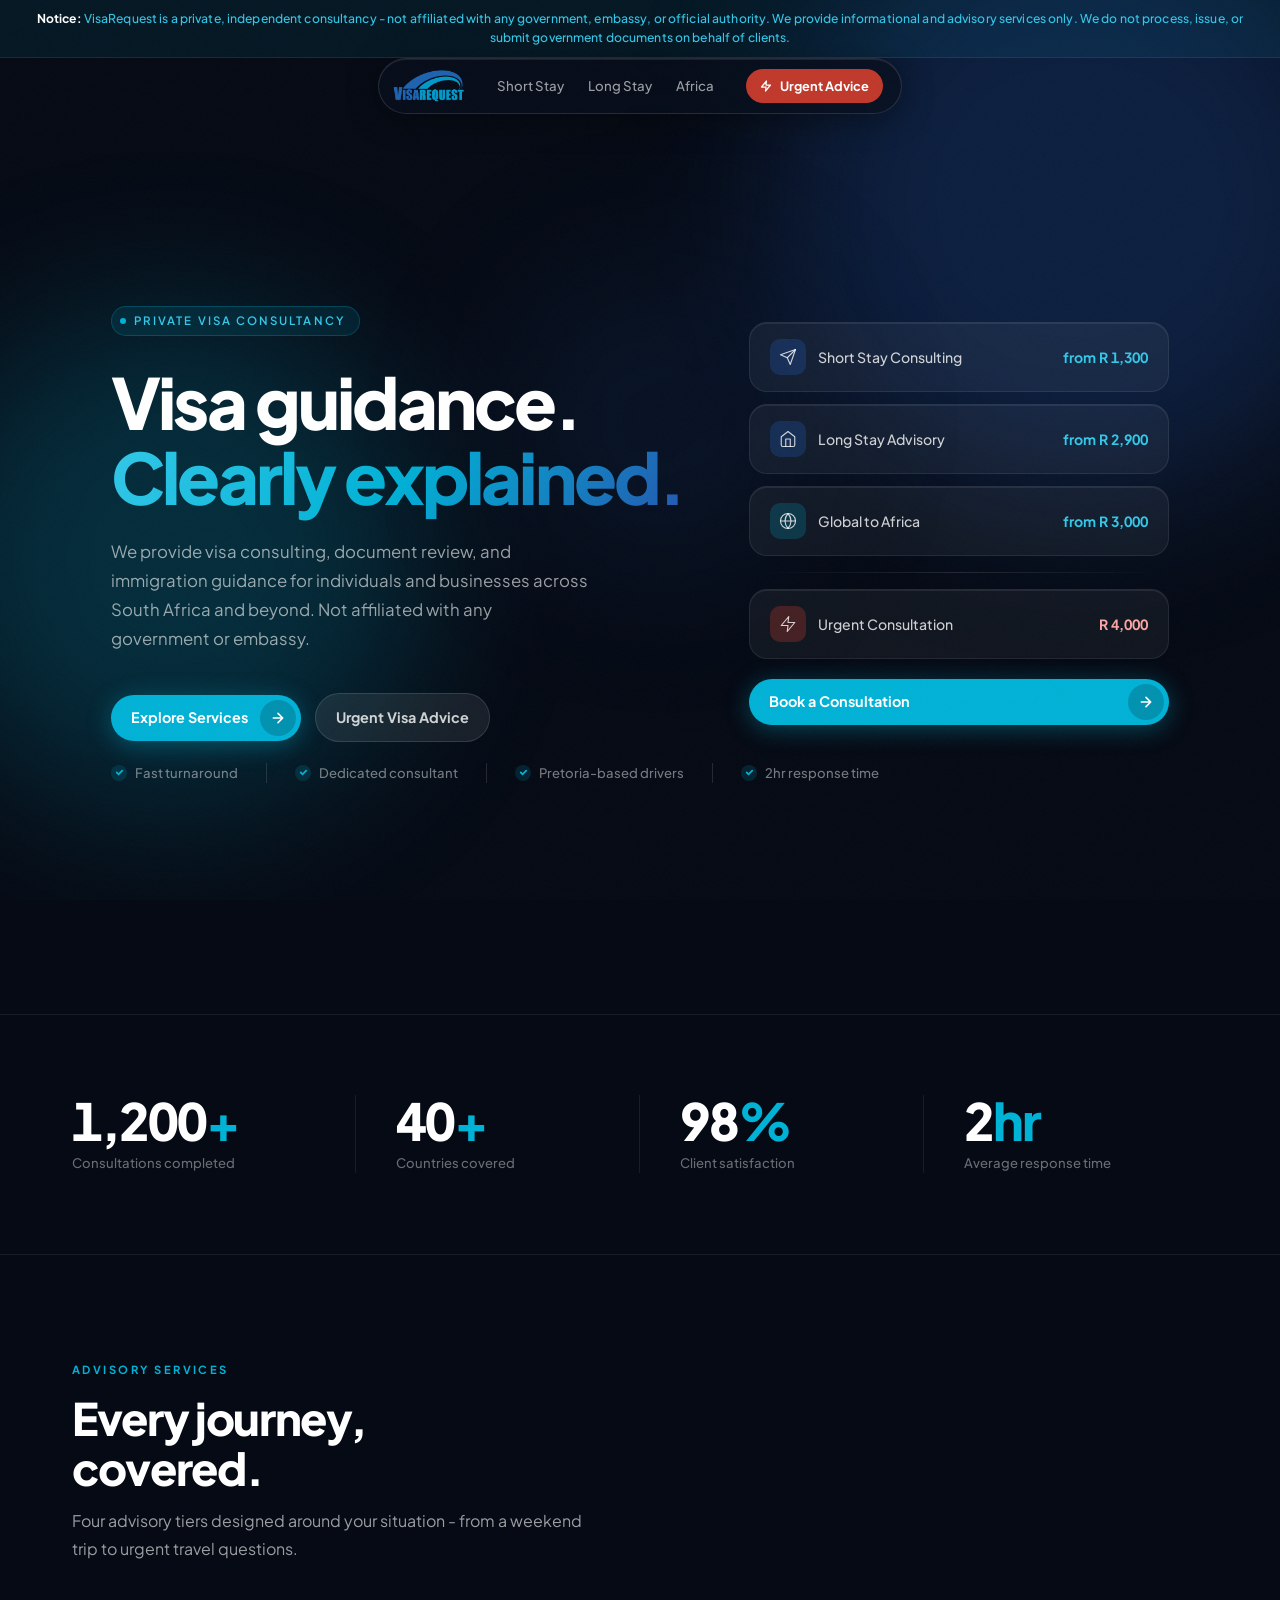
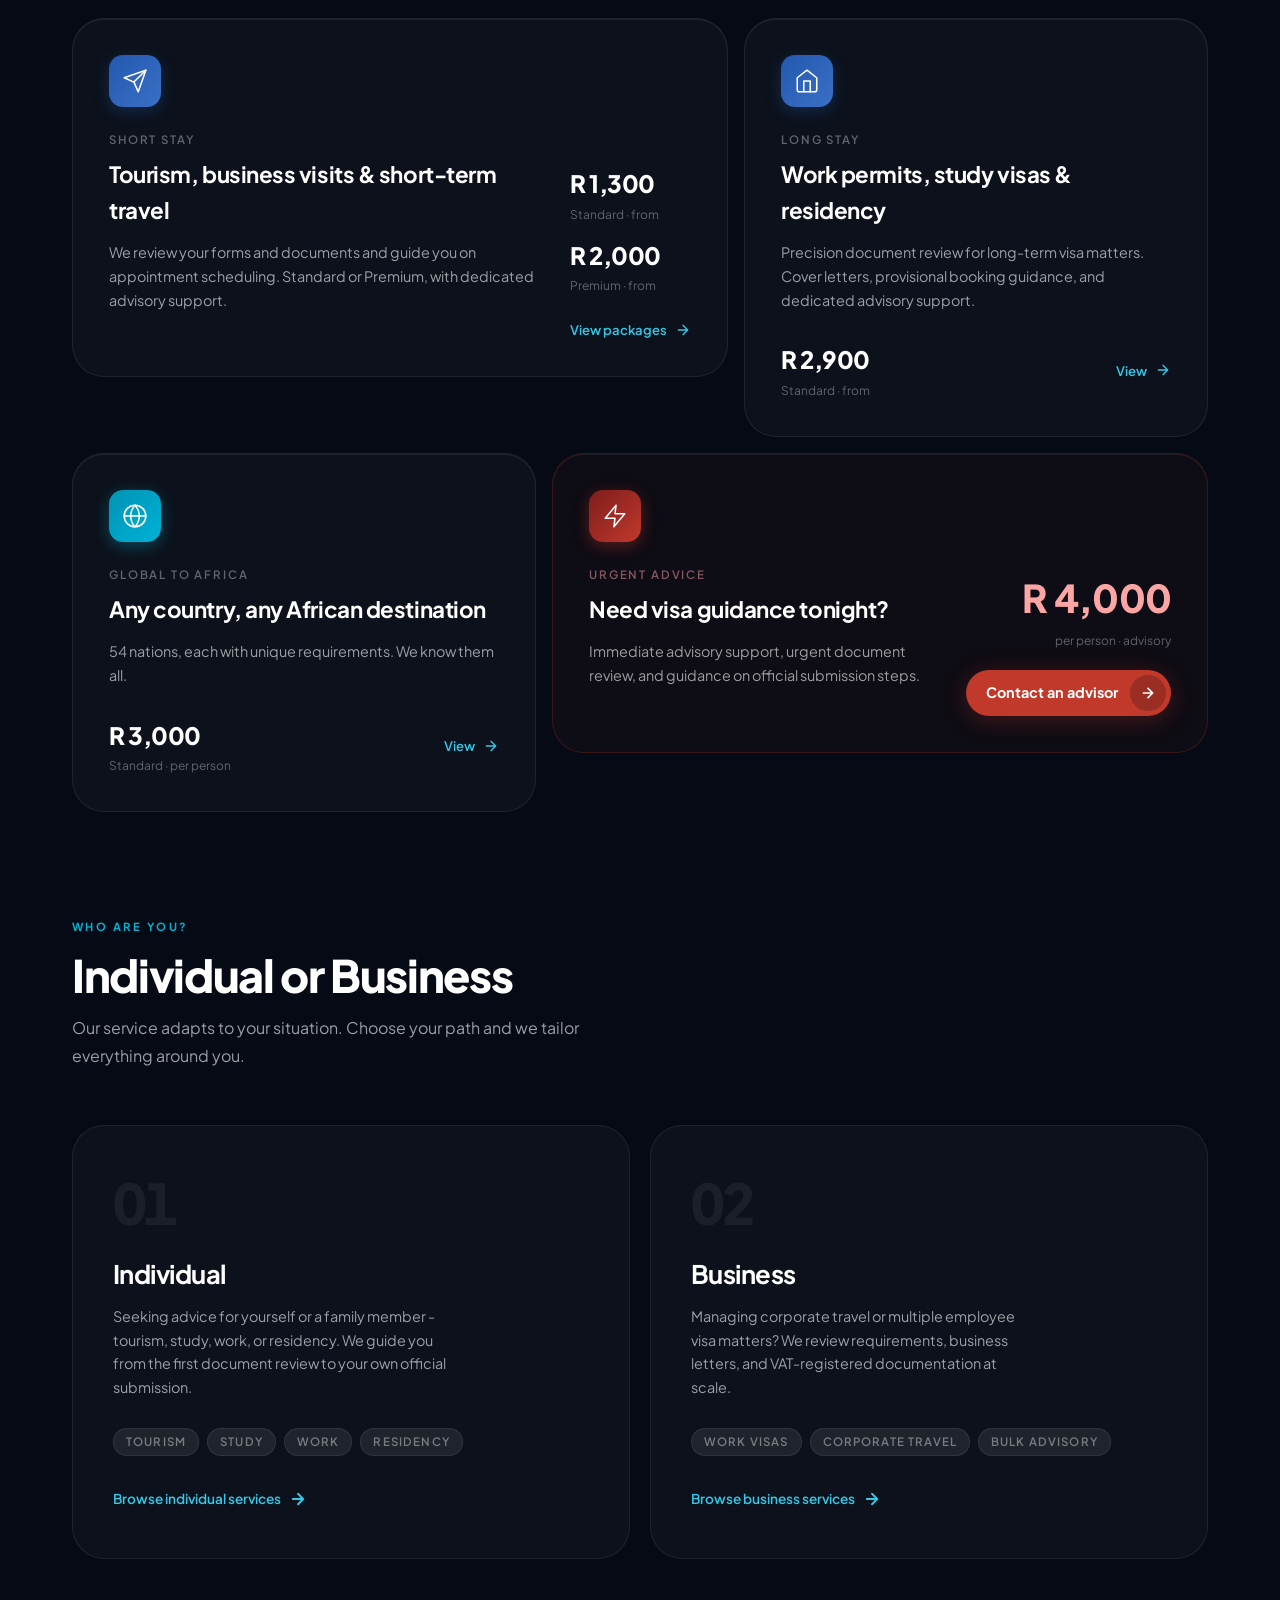
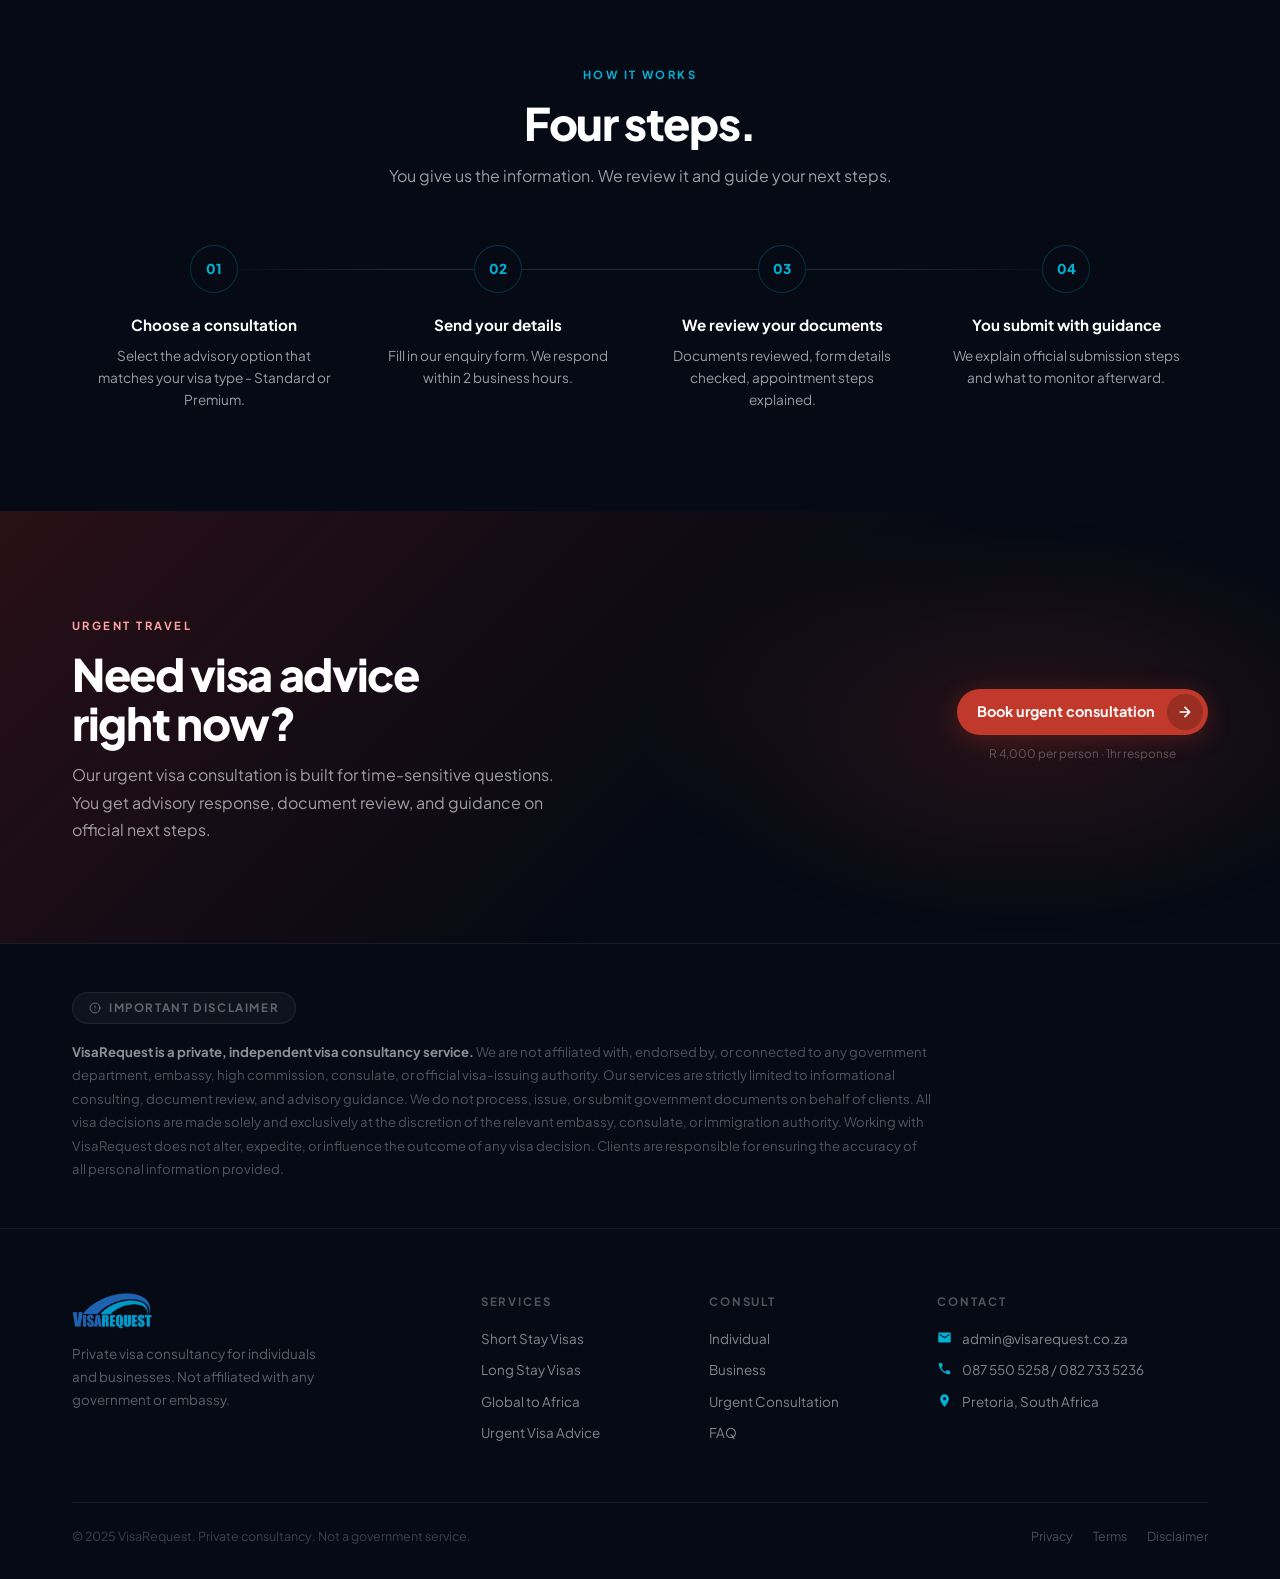
<file: index-v2.html>
<!DOCTYPE html>
<html lang="en">

<head>
  <meta charset="UTF-8">
  <meta name="viewport" content="width=device-width, initial-scale=1.0">
  <title>VisaRequest — Private Visa Consultancy South Africa</title>
  <meta name="description"
    content="VisaRequest is a private visa consulting and advisory service - not affiliated with any government or embassy. We provide document review and guidance for individuals and businesses.">
  <link rel="icon" href="logos/logo-DYOdxpw0.webp" type="image/webp">
  <link rel="preconnect" href="https://fonts.googleapis.com">
  <link rel="preconnect" href="https://fonts.gstatic.com" crossorigin>
  <link href="https://fonts.googleapis.com/css2?family=Plus+Jakarta+Sans:wght@300;400;500;600;700;800&display=swap"
    rel="stylesheet">
  <style>
    /* ── Variables ────────────────────────────── */
    *,
    *::before,
    *::after {
      box-sizing: border-box;
      margin: 0;
      padding: 0;
    }

    :root {
      --bg: #050A14;
      --bg-2: #080E1C;
      --blue: #2358B0;
      --blue-glow: rgba(35, 88, 176, 0.28);
      --cyan: #00B2D6;
      --cyan-glow: rgba(0, 178, 214, 0.20);
      --cyan-lt: #33C8E8;
      --white: #FFFFFF;
      --white-8: rgba(255, 255, 255, 0.08);
      --white-12: rgba(255, 255, 255, 0.12);
      --white-20: rgba(255, 255, 255, 0.20);
      --white-60: rgba(255, 255, 255, 0.60);
      --white-80: rgba(255, 255, 255, 0.80);
      --red: #C0392B;
      --red-glow: rgba(192, 57, 43, 0.30);
      --r-lg: 24px;
      --r-xl: 32px;
      --ease-spring: cubic-bezier(0.32, 0.72, 0, 1);
      --ease-out: cubic-bezier(0.22, 1, 0.36, 1);
    }

    html {
      scroll-behavior: smooth;
    }

    body {
      font-family: 'Plus Jakarta Sans', sans-serif;
      background: var(--bg);
      color: var(--white);
      line-height: 1.6;
      -webkit-font-smoothing: antialiased;
      overflow-x: hidden;
    }

    a {
      color: inherit;
      text-decoration: none;
    }

    img {
      max-width: 100%;
      display: block;
    }

    ul {
      list-style: none;
    }

    /* ── Noise overlay ─────────────────────────── */
    .noise {
      position: fixed;
      inset: 0;
      z-index: 60;
      pointer-events: none;
      opacity: 0.028;
      background-image: url("data:image/svg+xml,%3Csvg viewBox='0 0 256 256' xmlns='http://www.w3.org/2000/svg'%3E%3Cfilter id='n'%3E%3CfeTurbulence type='fractalNoise' baseFrequency='0.9' numOctaves='4' stitchTiles='stitch'/%3E%3C/filter%3E%3Crect width='100%25' height='100%25' filter='url(%23n)'/%3E%3C/svg%3E");
      background-size: 180px 180px;
    }

    /* ── Disclaimer bar ─────────────────────────── */
    .disclaimer-bar {
      position: relative;
      z-index: 50;
      background: rgba(0, 178, 214, 0.08);
      border-bottom: 1px solid rgba(0, 178, 214, 0.18);
      padding: 9px 24px;
      text-align: center;
      font-size: 0.76rem;
      color: var(--cyan-lt);
      font-weight: 500;
      letter-spacing: 0.01em;
    }

    .disclaimer-bar strong {
      color: var(--white);
    }

    /* ── Floating Pill Nav ─────────────────────── */
    .nav-wrap {
      position: sticky;
      top: 16px;
      z-index: 40;
      display: flex;
      justify-content: center;
      padding: 0 24px;
      pointer-events: none;
    }

    .nav-pill {
      pointer-events: all;
      display: flex;
      align-items: center;
      gap: 32px;
      padding: 10px 18px 10px 14px;
      background: rgba(8, 14, 28, 0.72);
      backdrop-filter: blur(24px);
      -webkit-backdrop-filter: blur(24px);
      border: 1px solid var(--white-12);
      border-radius: 999px;
      box-shadow: 0 4px 32px rgba(0, 0, 0, 0.4), inset 0 1px 0 var(--white-8);
      transition: box-shadow 0.4s var(--ease-out);
    }

    .nav-pill:hover {
      box-shadow: 0 8px 48px rgba(0, 0, 0, 0.5), inset 0 1px 0 var(--white-12);
    }

    .nav-logo {
      display: flex;
      align-items: center;
    }

    .nav-logo img {
      height: 32px;
      width: auto;
    }

    .nav-links {
      display: flex;
      align-items: center;
      gap: 24px;
    }

    .nav-links a {
      font-size: 0.83rem;
      font-weight: 500;
      color: var(--white-60);
      transition: color 0.25s var(--ease-out);
      white-space: nowrap;
    }

    .nav-links a:hover {
      color: var(--white);
    }

    .nav-emergency-btn {
      display: flex;
      align-items: center;
      gap: 8px;
      padding: 7px 14px;
      background: var(--red);
      border-radius: 999px;
      font-size: 0.8rem;
      font-weight: 700;
      color: var(--white);
      transition: all 0.3s var(--ease-out);
      animation: pulse-glow 2.5s infinite;
    }

    .nav-emergency-btn:hover {
      background: #e74c3c;
      transform: scale(1.04);
    }

    @keyframes pulse-glow {

      0%,
      100% {
        box-shadow: 0 0 0 0 rgba(192, 57, 43, 0.5);
      }

      50% {
        box-shadow: 0 0 0 6px rgba(192, 57, 43, 0);
      }
    }

    .nav-mobile-btn {
      display: none;
      background: none;
      border: none;
      cursor: pointer;
      padding: 4px;
      color: var(--white-60);
    }

    /* ── Background orb system ─────────────────── */
    .orb-wrap {
      position: fixed;
      inset: 0;
      z-index: 0;
      overflow: hidden;
      pointer-events: none;
    }

    .orb {
      position: absolute;
      border-radius: 50%;
      filter: blur(80px);
    }

    .orb-1 {
      width: 600px;
      height: 600px;
      right: -100px;
      top: -100px;
      background: var(--blue-glow);
      animation: drift-1 14s ease-in-out infinite;
    }

    .orb-2 {
      width: 500px;
      height: 500px;
      left: -80px;
      bottom: 10%;
      background: var(--cyan-glow);
      animation: drift-2 18s ease-in-out infinite;
    }

    .orb-3 {
      width: 300px;
      height: 300px;
      left: 40%;
      top: 30%;
      background: rgba(35, 88, 176, 0.12);
      animation: drift-1 22s ease-in-out infinite reverse;
    }

    @keyframes drift-1 {

      0%,
      100% {
        transform: translate(0, 0) scale(1);
      }

      33% {
        transform: translate(30px, -20px) scale(1.06);
      }

      66% {
        transform: translate(-15px, 25px) scale(0.96);
      }
    }

    @keyframes drift-2 {

      0%,
      100% {
        transform: translate(0, 0) scale(1);
      }

      40% {
        transform: translate(-25px, -30px) scale(1.08);
      }

      70% {
        transform: translate(20px, 15px) scale(0.94);
      }
    }

    /* ── Container ─────────────────────────────── */
    .container {
      max-width: 1200px;
      margin: 0 auto;
      padding: 0 32px;
      position: relative;
      z-index: 1;
    }

    /* ── Reveal animation system ─────────────────── */
    .reveal {
      opacity: 0;
      transform: translateY(40px);
      filter: blur(6px);
      transition: opacity 0.85s var(--ease-spring),
        transform 0.85s var(--ease-spring),
        filter 0.85s var(--ease-spring);
      will-change: transform, opacity;
    }

    .reveal.visible {
      opacity: 1;
      transform: translateY(0);
      filter: blur(0);
    }

    .reveal-delay-1 {
      transition-delay: 0.10s;
    }

    .reveal-delay-2 {
      transition-delay: 0.20s;
    }

    .reveal-delay-3 {
      transition-delay: 0.32s;
    }

    .reveal-delay-4 {
      transition-delay: 0.44s;
    }

    /* ── Double-bezel card ─────────────────────── */
    .bezel-outer {
      background: rgba(255, 255, 255, 0.03);
      border: 1px solid var(--white-8);
      border-radius: var(--r-xl);
      padding: 6px;
    }

    .bezel-inner {
      background: rgba(255, 255, 255, 0.04);
      border: 1px solid rgba(255, 255, 255, 0.07);
      border-radius: calc(var(--r-xl) - 6px);
      box-shadow: inset 0 1px 0 rgba(255, 255, 255, 0.08);
      padding: 28px;
      height: 100%;
      transition: background 0.4s var(--ease-out), border-color 0.4s var(--ease-out);
    }

    .bezel-outer:hover .bezel-inner {
      background: rgba(255, 255, 255, 0.07);
      border-color: rgba(255, 255, 255, 0.12);
    }

    /* ── Hero ───────────────────────────────────── */
    .hero {
      min-height: 100dvh;
      display: flex;
      flex-direction: column;
      justify-content: center;
      padding: 120px 0 80px;
    }

    .hero-grid {
      display: grid;
      grid-template-columns: 1fr 420px;
      gap: 64px;
      align-items: center;
    }

    .hero-eyebrow {
      display: inline-flex;
      align-items: center;
      gap: 8px;
      background: rgba(0, 178, 214, 0.10);
      border: 1px solid rgba(0, 178, 214, 0.25);
      color: var(--cyan-lt);
      padding: 5px 14px 5px 8px;
      border-radius: 999px;
      font-size: 0.72rem;
      font-weight: 600;
      text-transform: uppercase;
      letter-spacing: 0.18em;
      margin-bottom: 28px;
    }

    .hero-eyebrow-dot {
      width: 6px;
      height: 6px;
      background: var(--cyan);
      border-radius: 50%;
      animation: blink-dot 2s ease-in-out infinite;
    }

    @keyframes blink-dot {

      0%,
      100% {
        opacity: 1;
      }

      50% {
        opacity: 0.3;
      }
    }

    .hero-h1 {
      font-size: clamp(3rem, 5.5vw, 5.2rem);
      font-weight: 800;
      line-height: 1.06;
      letter-spacing: -0.04em;
      color: var(--white);
      margin-bottom: 24px;
    }

    .hero-h1 .accent {
      background: linear-gradient(120deg, var(--cyan-lt) 0%, var(--cyan) 50%, var(--blue) 100%);
      -webkit-background-clip: text;
      -webkit-text-fill-color: transparent;
      background-clip: text;
    }

    .hero-sub {
      font-size: 1.05rem;
      color: var(--white-60);
      line-height: 1.72;
      max-width: 480px;
      margin-bottom: 40px;
      font-weight: 400;
    }

    .hero-cta-row {
      display: flex;
      align-items: center;
      gap: 14px;
      flex-wrap: wrap;
    }

    /* Button-in-button pill */
    .btn-pill {
      display: inline-flex;
      align-items: center;
      gap: 0;
      padding: 5px 5px 5px 20px;
      border-radius: 999px;
      font-size: 0.9rem;
      font-weight: 700;
      cursor: pointer;
      border: none;
      transition: transform 0.3s var(--ease-spring), box-shadow 0.3s var(--ease-spring);
      will-change: transform;
    }

    .btn-pill:hover {
      transform: scale(1.03);
    }

    .btn-pill:active {
      transform: scale(0.98);
    }

    .btn-pill-icon {
      width: 36px;
      height: 36px;
      border-radius: 50%;
      display: flex;
      align-items: center;
      justify-content: center;
      flex-shrink: 0;
      margin-left: 12px;
      transition: transform 0.3s var(--ease-spring);
    }

    .btn-pill:hover .btn-pill-icon {
      transform: translate(2px, -1px) scale(1.08);
    }

    .btn-primary-pill {
      background: var(--cyan);
      color: var(--white);
      box-shadow: 0 4px 24px rgba(0, 178, 214, 0.35);
    }

    .btn-primary-pill:hover {
      box-shadow: 0 8px 32px rgba(0, 178, 214, 0.50);
    }

    .btn-primary-pill .btn-pill-icon {
      background: rgba(0, 0, 0, 0.18);
    }

    .btn-ghost-pill {
      background: var(--white-8);
      color: var(--white-80);
      border: 1px solid var(--white-12);
      padding: 12px 20px;
    }

    .btn-ghost-pill:hover {
      background: var(--white-12);
      color: var(--white);
    }

    .btn-red-pill {
      background: var(--red);
      color: var(--white);
      box-shadow: 0 4px 24px var(--red-glow);
      animation: pulse-glow 2.5s infinite;
    }

    .btn-red-pill:hover {
      box-shadow: 0 8px 32px rgba(192, 57, 43, 0.55);
    }

    .btn-red-pill .btn-pill-icon {
      background: rgba(0, 0, 0, 0.20);
    }

    /* Hero right — stacked glass cards */
    .hero-cards {
      display: flex;
      flex-direction: column;
      gap: 12px;
    }

    .hero-card-item {
      background: rgba(255, 255, 255, 0.05);
      border: 1px solid var(--white-8);
      border-radius: 18px;
      padding: 16px 20px;
      display: flex;
      justify-content: space-between;
      align-items: center;
      box-shadow: inset 0 1px 0 var(--white-8);
      transition: background 0.3s var(--ease-out), border-color 0.3s var(--ease-out);
    }

    .hero-card-item:hover {
      background: rgba(255, 255, 255, 0.08);
      border-color: rgba(0, 178, 214, 0.25);
    }

    .hero-card-label {
      display: flex;
      align-items: center;
      gap: 12px;
      font-size: 0.88rem;
      font-weight: 500;
      color: var(--white-80);
    }

    .hero-card-icon {
      width: 36px;
      height: 36px;
      border-radius: 10px;
      display: flex;
      align-items: center;
      justify-content: center;
      flex-shrink: 0;
    }

    .hero-card-icon svg {
      width: 18px;
      height: 18px;
    }

    .hci-blue {
      background: rgba(35, 88, 176, 0.30);
    }

    .hci-cyan {
      background: rgba(0, 178, 214, 0.20);
    }

    .hci-red {
      background: rgba(192, 57, 43, 0.30);
    }

    .hero-card-price {
      font-size: 0.88rem;
      font-weight: 700;
      color: var(--cyan-lt);
      font-variant-numeric: tabular-nums;
    }

    .hero-card-price.emergency {
      color: #fca5a5;
    }

    .hero-divider {
      height: 1px;
      background: linear-gradient(90deg, transparent, var(--white-12), transparent);
      margin: 4px 0;
    }

    .hero-apply-btn {
      width: 100%;
      margin-top: 8px;
    }

    .hero-apply-btn .btn-pill {
      width: 100%;
      justify-content: space-between;
    }

    /* ── Trust strip ────────────────────────────── */
    .trust-strip {
      padding: 20px 0 80px;
    }

    .trust-inner {
      display: flex;
      align-items: center;
      gap: 28px;
      flex-wrap: wrap;
    }

    .trust-divider {
      width: 1px;
      height: 20px;
      background: var(--white-12);
    }

    .trust-item {
      display: flex;
      align-items: center;
      gap: 8px;
      font-size: 0.82rem;
      color: rgba(255, 255, 255, 0.45);
      font-weight: 500;
    }

    .trust-check {
      width: 16px;
      height: 16px;
      border-radius: 50%;
      background: rgba(0, 178, 214, 0.15);
      display: flex;
      align-items: center;
      justify-content: center;
      flex-shrink: 0;
    }

    .trust-check svg {
      width: 9px;
      height: 9px;
    }

    /* ── Section base ───────────────────────────── */
    .section {
      padding: 100px 0;
    }

    .eyebrow-tag {
      display: inline-block;
      font-size: 0.7rem;
      font-weight: 700;
      text-transform: uppercase;
      letter-spacing: 0.22em;
      color: var(--cyan);
      margin-bottom: 14px;
    }

    .section-h2 {
      font-size: clamp(2rem, 3.5vw, 3rem);
      font-weight: 800;
      letter-spacing: -0.03em;
      line-height: 1.12;
      color: var(--white);
      margin-bottom: 14px;
    }

    .section-sub {
      font-size: 1rem;
      color: var(--white-60);
      line-height: 1.72;
      max-width: 520px;
    }

    .section-header {
      margin-bottom: 56px;
    }

    .section-header.centered {
      text-align: center;
    }

    .section-header.centered .section-sub {
      margin: 0 auto;
    }

    /* ── Services Bento ─────────────────────────── */
    .bento-grid {
      display: grid;
      grid-template-columns: repeat(12, 1fr);
      grid-template-rows: auto auto;
      gap: 16px;
    }

    .bento-1 {
      grid-column: 1 / 8;
    }

    .bento-2 {
      grid-column: 8 / 13;
    }

    .bento-3 {
      grid-column: 1 / 6;
    }

    .bento-4 {
      grid-column: 6 / 13;
    }

    .bento-card {
      background: rgba(255, 255, 255, 0.03);
      border: 1px solid var(--white-8);
      border-radius: var(--r-xl);
      padding: 36px;
      display: flex;
      flex-direction: column;
      transition: background 0.4s var(--ease-out), border-color 0.4s var(--ease-out), transform 0.4s var(--ease-spring);
      will-change: transform;
      box-shadow: inset 0 1px 0 rgba(255, 255, 255, 0.06);
    }

    .bento-card:hover {
      background: rgba(255, 255, 255, 0.06);
      border-color: rgba(0, 178, 214, 0.22);
      transform: translateY(-3px);
    }

    .bento-card.emergency-card {
      border-color: rgba(192, 57, 43, 0.25);
      background: rgba(192, 57, 43, 0.05);
    }

    .bento-card.emergency-card:hover {
      border-color: rgba(192, 57, 43, 0.45);
      background: rgba(192, 57, 43, 0.09);
    }

    .bento-icon {
      width: 52px;
      height: 52px;
      border-radius: 14px;
      display: flex;
      align-items: center;
      justify-content: center;
      margin-bottom: 24px;
    }

    .bento-icon svg {
      width: 26px;
      height: 26px;
      stroke: var(--white);
      fill: none;
      stroke-width: 1.4;
      stroke-linecap: round;
      stroke-linejoin: round;
    }

    .icon-blue {
      background: linear-gradient(135deg, var(--blue) 0%, #3a70c4 100%);
      box-shadow: 0 4px 16px rgba(35, 88, 176, 0.35);
    }

    .icon-cyan {
      background: linear-gradient(135deg, #0093b4 0%, var(--cyan) 100%);
      box-shadow: 0 4px 16px rgba(0, 178, 214, 0.35);
    }

    .icon-red {
      background: linear-gradient(135deg, #7f1d1d 0%, var(--red) 100%);
      box-shadow: 0 4px 16px rgba(192, 57, 43, 0.40);
    }

    .bento-label {
      font-size: 0.72rem;
      font-weight: 600;
      text-transform: uppercase;
      letter-spacing: 0.16em;
      color: rgba(255, 255, 255, 0.35);
      margin-bottom: 8px;
    }

    .bento-title {
      font-size: 1.4rem;
      font-weight: 700;
      letter-spacing: -0.02em;
      color: var(--white);
      margin-bottom: 12px;
    }

    .bento-desc {
      font-size: 0.9rem;
      color: var(--white-60);
      line-height: 1.65;
      flex: 1;
      margin-bottom: 28px;
    }

    .bento-footer {
      display: flex;
      align-items: center;
      justify-content: space-between;
      margin-top: auto;
    }

    .bento-price {
      font-size: 1.5rem;
      font-weight: 800;
      letter-spacing: -0.02em;
      color: var(--white);
    }

    .bento-price-note {
      font-size: 0.75rem;
      color: rgba(255, 255, 255, 0.35);
      margin-top: 2px;
    }

    .bento-link {
      display: flex;
      align-items: center;
      gap: 8px;
      font-size: 0.82rem;
      font-weight: 600;
      color: var(--cyan-lt);
      transition: gap 0.3s var(--ease-spring), color 0.25s;
      white-space: nowrap;
    }

    .bento-link:hover {
      gap: 12px;
      color: var(--white);
    }

    .bento-link svg {
      width: 16px;
      height: 16px;
      transition: transform 0.3s var(--ease-spring);
    }

    .bento-link:hover svg {
      transform: translate(2px, -1px);
    }

    /* Emergency specific */
    .emergency-card .bento-link {
      color: #fca5a5;
    }

    .emergency-card .bento-price {
      color: #fca5a5;
    }

    /* Large bento card layout */
    .bento-1 .bento-inner {
      display: grid;
      grid-template-columns: 1fr auto;
      gap: 32px;
      align-items: end;
    }

    /* ── Individual / Business ──────────────────── */
    .path-grid {
      display: grid;
      grid-template-columns: 1fr 1fr;
      gap: 20px;
    }

    .path-card {
      background: rgba(255, 255, 255, 0.03);
      border: 1px solid var(--white-8);
      border-radius: var(--r-xl);
      padding: 48px 40px;
      cursor: pointer;
      display: block;
      transition: all 0.4s var(--ease-spring);
      position: relative;
      overflow: hidden;
    }

    .path-card::before {
      content: '';
      position: absolute;
      inset: 0;
      background: radial-gradient(ellipse 60% 60% at 80% 20%, rgba(0, 178, 214, 0.08) 0%, transparent 70%);
      opacity: 0;
      transition: opacity 0.4s var(--ease-out);
    }

    .path-card:hover::before {
      opacity: 1;
    }

    .path-card:hover {
      border-color: rgba(0, 178, 214, 0.30);
      transform: translateY(-4px);
      box-shadow: 0 16px 48px rgba(0, 0, 0, 0.3);
    }

    .path-num {
      font-size: 3.5rem;
      font-weight: 800;
      letter-spacing: -0.05em;
      color: rgba(255, 255, 255, 0.06);
      line-height: 1;
      margin-bottom: 24px;
      font-variant-numeric: tabular-nums;
    }

    .path-h3 {
      font-size: 1.6rem;
      font-weight: 700;
      letter-spacing: -0.02em;
      color: var(--white);
      margin-bottom: 10px;
    }

    .path-p {
      font-size: 0.9rem;
      color: var(--white-60);
      line-height: 1.65;
      margin-bottom: 28px;
      max-width: 340px;
    }

    .path-tags {
      display: flex;
      gap: 8px;
      flex-wrap: wrap;
      margin-bottom: 32px;
    }

    .path-tag {
      font-size: 0.72rem;
      font-weight: 600;
      color: rgba(255, 255, 255, 0.40);
      background: var(--white-8);
      border: 1px solid var(--white-8);
      padding: 4px 12px;
      border-radius: 999px;
      text-transform: uppercase;
      letter-spacing: 0.1em;
    }

    .path-arrow {
      display: flex;
      align-items: center;
      gap: 8px;
      font-size: 0.85rem;
      font-weight: 600;
      color: var(--cyan-lt);
    }

    .path-arrow svg {
      width: 18px;
      height: 18px;
      transition: transform 0.3s var(--ease-spring);
    }

    .path-card:hover .path-arrow svg {
      transform: translate(4px, -2px);
    }

    /* ── Stats row ──────────────────────────────── */
    .stats-section {
      padding: 80px 0;
      border-top: 1px solid var(--white-8);
      border-bottom: 1px solid var(--white-8);
    }

    .stats-grid {
      display: grid;
      grid-template-columns: repeat(4, 1fr);
      gap: 0;
    }

    .stat-item {
      padding: 0 40px;
      border-right: 1px solid var(--white-8);
    }

    .stat-item:first-child {
      padding-left: 0;
    }

    .stat-item:last-child {
      border: none;
    }

    .stat-num {
      font-size: 3.2rem;
      font-weight: 800;
      letter-spacing: -0.04em;
      color: var(--white);
      line-height: 1;
      margin-bottom: 6px;
      font-variant-numeric: tabular-nums;
    }

    .stat-num span {
      color: var(--cyan);
    }

    .stat-label {
      font-size: 0.82rem;
      color: rgba(255, 255, 255, 0.40);
      font-weight: 500;
    }

    /* ── Process steps ──────────────────────────── */
    .steps-grid {
      display: grid;
      grid-template-columns: repeat(4, 1fr);
      gap: 0;
      position: relative;
    }

    .steps-grid::before {
      content: '';
      position: absolute;
      top: 24px;
      left: 12.5%;
      right: 12.5%;
      height: 1px;
      background: linear-gradient(90deg, transparent, var(--white-12) 20%, var(--white-12) 80%, transparent);
    }

    .step-item {
      padding: 0 20px;
      text-align: center;
    }

    .step-num {
      width: 48px;
      height: 48px;
      border-radius: 50%;
      background: rgba(0, 178, 214, 0.12);
      border: 1px solid rgba(0, 178, 214, 0.25);
      display: flex;
      align-items: center;
      justify-content: center;
      margin: 0 auto 20px;
      font-size: 0.85rem;
      font-weight: 800;
      color: var(--cyan);
      position: relative;
      z-index: 1;
      background-color: var(--bg);
    }

    .step-title {
      font-size: 0.95rem;
      font-weight: 700;
      color: var(--white);
      margin-bottom: 8px;
    }

    .step-desc {
      font-size: 0.85rem;
      color: var(--white-60);
      line-height: 1.6;
    }

    /* ── Emergency full-bleed ───────────────────── */
    .emergency-section {
      padding: 100px 0;
      position: relative;
      overflow: hidden;
    }

    .emergency-section::before {
      content: '';
      position: absolute;
      inset: 0;
      background:
        radial-gradient(ellipse 50% 80% at 80% 50%, rgba(192, 57, 43, 0.18) 0%, transparent 60%),
        linear-gradient(135deg, rgba(127, 29, 29, 0.3) 0%, rgba(8, 14, 28, 0) 60%);
      pointer-events: none;
    }

    .emergency-inner {
      display: grid;
      grid-template-columns: 1fr auto;
      gap: 80px;
      align-items: center;
    }

    .emergency-h2 {
      font-size: clamp(2rem, 3.5vw, 3rem);
      font-weight: 800;
      letter-spacing: -0.03em;
      color: var(--white);
      margin-bottom: 14px;
      line-height: 1.1;
    }

    .emergency-sub {
      font-size: 1rem;
      color: var(--white-60);
      line-height: 1.7;
      max-width: 500px;
    }

    .emergency-cta {
      flex-shrink: 0;
      text-align: center;
    }

    .emergency-note {
      font-size: 0.74rem;
      color: rgba(255, 255, 255, 0.30);
      margin-top: 10px;
    }

    /* ── Disclaimer section ─────────────────────── */
    .disclaimer-full {
      padding: 48px 0;
      border-top: 1px solid var(--white-8);
    }

    .disclaimer-pill {
      display: inline-flex;
      align-items: center;
      gap: 8px;
      background: rgba(255, 255, 255, 0.04);
      border: 1px solid var(--white-8);
      padding: 6px 16px;
      border-radius: 999px;
      font-size: 0.72rem;
      font-weight: 700;
      text-transform: uppercase;
      letter-spacing: 0.14em;
      color: rgba(255, 255, 255, 0.35);
      margin-bottom: 16px;
    }

    .disclaimer-text {
      font-size: 0.82rem;
      color: rgba(255, 255, 255, 0.30);
      line-height: 1.78;
      max-width: 860px;
    }

    .disclaimer-text strong {
      color: rgba(255, 255, 255, 0.55);
    }

    /* ── Footer ─────────────────────────────────── */
    .footer {
      padding: 64px 0 32px;
      border-top: 1px solid var(--white-8);
    }

    .footer-grid {
      display: grid;
      grid-template-columns: 2fr 1fr 1fr 1.5fr;
      gap: 48px;
      margin-bottom: 48px;
    }

    .footer-logo {
      margin-bottom: 14px;
    }

    .footer-logo img {
      height: 36px;
    }

    .footer-tagline {
      font-size: 0.84rem;
      color: rgba(255, 255, 255, 0.35);
      line-height: 1.7;
      max-width: 260px;
    }

    .footer-col-title {
      font-size: 0.72rem;
      font-weight: 700;
      text-transform: uppercase;
      letter-spacing: 0.16em;
      color: rgba(255, 255, 255, 0.30);
      margin-bottom: 16px;
    }

    .footer-col a {
      display: block;
      font-size: 0.84rem;
      color: rgba(255, 255, 255, 0.50);
      margin-bottom: 10px;
      transition: color 0.25s;
    }

    .footer-col a:hover {
      color: var(--white);
    }

    .footer-contact-item {
      display: flex;
      align-items: flex-start;
      gap: 10px;
      font-size: 0.84rem;
      color: rgba(255, 255, 255, 0.50);
      margin-bottom: 10px;
    }

    .footer-contact-item svg {
      flex-shrink: 0;
      margin-top: 2px;
      color: var(--cyan);
      width: 15px;
      height: 15px;
    }

    .footer-bottom {
      padding-top: 24px;
      border-top: 1px solid var(--white-8);
      display: flex;
      justify-content: space-between;
      align-items: center;
      flex-wrap: wrap;
      gap: 12px;
    }

    .footer-copy {
      font-size: 0.78rem;
      color: rgba(255, 255, 255, 0.22);
    }

    .footer-legal {
      display: flex;
      gap: 20px;
    }

    .footer-legal a {
      font-size: 0.78rem;
      color: rgba(255, 255, 255, 0.28);
      transition: color 0.25s;
    }

    .footer-legal a:hover {
      color: var(--cyan);
    }

    /* ── Mobile ─────────────────────────────────── */
    @media (max-width: 1024px) {
      .bento-1 {
        grid-column: 1 / 13;
      }

      .bento-2 {
        grid-column: 1 / 7;
      }

      .bento-3 {
        grid-column: 7 / 13;
      }

      .bento-4 {
        grid-column: 1 / 13;
      }

      .bento-1 .bento-inner {
        grid-template-columns: 1fr;
        gap: 20px;
      }

      .footer-grid {
        grid-template-columns: 1fr 1fr;
      }
    }

    @media (max-width: 768px) {
      .nav-links {
        display: none;
      }

      .nav-mobile-btn {
        display: flex;
      }

      .hero-grid {
        grid-template-columns: 1fr;
      }

      .hero-cards {
        display: none;
      }

      .hero-h1 {
        font-size: clamp(2.4rem, 8vw, 3.2rem);
      }

      .bento-grid {
        grid-template-columns: 1fr;
      }

      .bento-1,
      .bento-2,
      .bento-3,
      .bento-4 {
        grid-column: 1;
      }

      .path-grid {
        grid-template-columns: 1fr;
      }

      .stats-grid {
        grid-template-columns: 1fr 1fr;
        gap: 32px;
      }

      .stat-item {
        border: none;
        padding: 0;
      }

      .steps-grid {
        grid-template-columns: 1fr 1fr;
        gap: 32px;
      }

      .steps-grid::before {
        display: none;
      }

      .emergency-inner {
        grid-template-columns: 1fr;
        gap: 32px;
      }

      .footer-grid {
        grid-template-columns: 1fr;
        gap: 28px;
      }

      .footer-bottom {
        flex-direction: column;
        align-items: flex-start;
      }

      .hero {
        padding: 80px 0 60px;
      }

      .section {
        padding: 72px 0;
      }
    }

    @media (max-width: 480px) {
      .stats-grid {
        grid-template-columns: 1fr;
      }

      .steps-grid {
        grid-template-columns: 1fr;
      }

      .trust-divider {
        display: none;
      }
    }
  </style>
  <!-- Google Tag Manager -->
  <script>(function(w,d,s,l,i){w[l]=w[l]||[];w[l].push({'gtm.start':
  new Date().getTime(),event:'gtm.js'});var f=d.getElementsByTagName(s)[0],
  j=d.createElement(s),dl=l!='dataLayer'?'&l='+l:'';j.async=true;j.src=
  'https://www.googletagmanager.com/gtm.js?id='+i+dl;f.parentNode.insertBefore(j,f);
  })(window,document,'script','dataLayer','GTM-MKMHXTKN');</script>
  <!-- End Google Tag Manager -->
</head>

<body>
<!-- Google Tag Manager (noscript) -->
<noscript><iframe src="https://www.googletagmanager.com/ns.html?id=GTM-MKMHXTKN"
height="0" width="0" style="display:none;visibility:hidden"></iframe></noscript>
<!-- End Google Tag Manager -->

  <!-- Noise texture overlay -->
  <div class="noise" aria-hidden="true"></div>

  <!-- Ambient orbs -->
  <div class="orb-wrap" aria-hidden="true">
    <div class="orb orb-1"></div>
    <div class="orb orb-2"></div>
    <div class="orb orb-3"></div>
  </div>

  <!-- Disclaimer bar -->
  <div class="disclaimer-bar" role="banner">
    <strong>Notice:</strong> VisaRequest is a private, independent consultancy - not affiliated with any government,
    embassy, or official authority. We provide informational and advisory services only. We do not process, issue, or
    submit government documents on behalf of clients.
  </div>

  <!-- Floating pill nav -->
  <div class="nav-wrap" role="navigation" aria-label="Main navigation">
    <nav class="nav-pill">
      <a href="index-v2.html" class="nav-logo" aria-label="VisaRequest home">
        <img src="logos/logo-DYOdxpw0.webp" alt="VisaRequest" height="32">
      </a>
      <div class="nav-links">
        <a href="short-stay.html">Short Stay</a>
        <a href="long-stay.html">Long Stay</a>
        <a href="global-to-africa.html">Africa</a>
      </div>
      <a href="emergency.html" class="nav-emergency-btn">
        <svg width="12" height="12" viewBox="0 0 24 24" fill="none" stroke="currentColor" stroke-width="2.5"
          stroke-linecap="round" stroke-linejoin="round" aria-hidden="true">
          <path d="M13 2L3 14h9l-1 8 10-12h-9l1-8z" />
        </svg>
        Urgent Advice
      </a>
      <button class="nav-mobile-btn" id="mobileMenuBtn" aria-label="Open menu">
        <svg width="20" height="20" viewBox="0 0 24 24" fill="none" stroke="currentColor" stroke-width="2"
          stroke-linecap="round">
          <line x1="3" y1="6" x2="21" y2="6" />
          <line x1="3" y1="12" x2="21" y2="12" />
          <line x1="3" y1="18" x2="21" y2="18" />
        </svg>
      </button>
    </nav>
  </div>

  <!-- ═══════════════ HERO ═══════════════ -->
  <section class="hero">
    <div class="container">
      <div class="hero-grid">

        <!-- Left: copy -->
        <div>
          <div class="hero-eyebrow reveal">
            <div class="hero-eyebrow-dot"></div>
            Private Visa Consultancy
          </div>
          <h1 class="hero-h1 reveal reveal-delay-1">
            Visa guidance.<br>
            <span class="accent">Clearly explained.</span>
          </h1>
          <p class="hero-sub reveal reveal-delay-2">
            We provide visa consulting, document review, and immigration guidance for individuals and businesses across
            South Africa and beyond. Not affiliated with any government or embassy.
          </p>
          <div class="hero-cta-row reveal reveal-delay-3">
            <a href="#services" class="btn-pill btn-primary-pill">
              Explore Services
              <span class="btn-pill-icon">
                <svg width="16" height="16" viewBox="0 0 24 24" fill="none" stroke="currentColor" stroke-width="2.5"
                  stroke-linecap="round" stroke-linejoin="round" aria-hidden="true">
                  <path d="M5 12h14M12 5l7 7-7 7" />
                </svg>
              </span>
            </a>
            <a href="emergency.html" class="btn-pill btn-ghost-pill">
              Urgent Visa Advice
            </a>
          </div>
        </div>

        <!-- Right: glass card stack -->
        <div class="hero-cards reveal reveal-delay-2">
          <div class="hero-card-item">
            <div class="hero-card-label">
              <div class="hero-card-icon hci-blue">
                <svg viewBox="0 0 24 24" fill="none" stroke="currentColor" stroke-width="1.5" stroke-linecap="round"
                  stroke-linejoin="round" aria-hidden="true">
                  <path d="M22 2L11 13" />
                  <path d="M22 2l-7 20-4-9-9-4 20-7z" />
                </svg>
              </div>
              Short Stay Consulting
            </div>
            <span class="hero-card-price">from R 1,300</span>
          </div>
          <div class="hero-card-item">
            <div class="hero-card-label">
              <div class="hero-card-icon hci-blue">
                <svg viewBox="0 0 24 24" fill="none" stroke="currentColor" stroke-width="1.5" stroke-linecap="round"
                  stroke-linejoin="round" aria-hidden="true">
                  <path d="M3 9l9-7 9 7v11a2 2 0 01-2 2H5a2 2 0 01-2-2z" />
                  <polyline points="9 22 9 12 15 12 15 22" />
                </svg>
              </div>
              Long Stay Advisory
            </div>
            <span class="hero-card-price">from R 2,900</span>
          </div>
          <div class="hero-card-item">
            <div class="hero-card-label">
              <div class="hero-card-icon hci-cyan">
                <svg viewBox="0 0 24 24" fill="none" stroke="currentColor" stroke-width="1.5" stroke-linecap="round"
                  stroke-linejoin="round" aria-hidden="true">
                  <circle cx="12" cy="12" r="10" />
                  <line x1="2" y1="12" x2="22" y2="12" />
                  <path d="M12 2a15.3 15.3 0 014 10 15.3 15.3 0 01-4 10 15.3 15.3 0 01-4-10 15.3 15.3 0 014-10z" />
                </svg>
              </div>
              Global to Africa
            </div>
            <span class="hero-card-price">from R 3,000</span>
          </div>
          <div class="hero-divider"></div>
          <div class="hero-card-item">
            <div class="hero-card-label">
              <div class="hero-card-icon hci-red">
                <svg viewBox="0 0 24 24" fill="none" stroke="currentColor" stroke-width="1.5" stroke-linecap="round"
                  stroke-linejoin="round" aria-hidden="true">
                  <path d="M13 2L3 14h9l-1 8 10-12h-9l1-8z" />
                </svg>
              </div>
              Urgent Consultation
            </div>
            <span class="hero-card-price emergency">R 4,000</span>
          </div>
          <div class="hero-apply-btn">
            <a href="#services" class="btn-pill btn-primary-pill" style="width:100%;justify-content:space-between;">
              Book a Consultation
              <span class="btn-pill-icon">
                <svg width="16" height="16" viewBox="0 0 24 24" fill="none" stroke="currentColor" stroke-width="2.5"
                  stroke-linecap="round" stroke-linejoin="round" aria-hidden="true">
                  <path d="M5 12h14M12 5l7 7-7 7" />
                </svg>
              </span>
            </a>
          </div>
        </div>
      </div>

      <!-- Trust strip -->
      <div class="trust-strip">
        <div class="trust-inner reveal">
          <div class="trust-item">
            <div class="trust-check">
              <svg viewBox="0 0 10 10" fill="none" stroke="#00B2D6" stroke-width="2" stroke-linecap="round"
                aria-hidden="true">
                <polyline points="2 5 4 7 8 3" />
              </svg>
            </div>
            Fast turnaround
          </div>
          <div class="trust-divider"></div>
          <div class="trust-item">
            <div class="trust-check">
              <svg viewBox="0 0 10 10" fill="none" stroke="#00B2D6" stroke-width="2" stroke-linecap="round"
                aria-hidden="true">
                <polyline points="2 5 4 7 8 3" />
              </svg>
            </div>
            Dedicated consultant
          </div>
          <div class="trust-divider"></div>
          <div class="trust-item">
            <div class="trust-check">
              <svg viewBox="0 0 10 10" fill="none" stroke="#00B2D6" stroke-width="2" stroke-linecap="round"
                aria-hidden="true">
                <polyline points="2 5 4 7 8 3" />
              </svg>
            </div>
            Pretoria-based drivers
          </div>
          <div class="trust-divider"></div>
          <div class="trust-item">
            <div class="trust-check">
              <svg viewBox="0 0 10 10" fill="none" stroke="#00B2D6" stroke-width="2" stroke-linecap="round"
                aria-hidden="true">
                <polyline points="2 5 4 7 8 3" />
              </svg>
            </div>
            2hr response time
          </div>
        </div>
      </div>
    </div>
  </section>

  <!-- ═══════════════ STATS ═══════════════ -->
  <div class="stats-section">
    <div class="container">
      <div class="stats-grid">
        <div class="stat-item reveal">
          <div class="stat-num">1,200<span>+</span></div>
          <div class="stat-label">Consultations completed</div>
        </div>
        <div class="stat-item reveal reveal-delay-1">
          <div class="stat-num">40<span>+</span></div>
          <div class="stat-label">Countries covered</div>
        </div>
        <div class="stat-item reveal reveal-delay-2">
          <div class="stat-num">98<span>%</span></div>
          <div class="stat-label">Client satisfaction</div>
        </div>
        <div class="stat-item reveal reveal-delay-3">
          <div class="stat-num">2<span>hr</span></div>
          <div class="stat-label">Average response time</div>
        </div>
      </div>
    </div>
  </div>

  <!-- ═══════════════ SERVICES BENTO ═══════════════ -->
  <section class="section" id="services">
    <div class="container">
      <div class="section-header reveal">
        <span class="eyebrow-tag">Advisory Services</span>
        <h2 class="section-h2">Every journey,<br>covered.</h2>
        <p class="section-sub">Four advisory tiers designed around your situation - from a weekend trip to urgent travel
          questions.</p>
      </div>

      <div class="bento-grid">

        <!-- Short Stay - large left -->
        <div class="bento-1 reveal">
          <div class="bento-card">
            <div class="bento-inner">
              <div>
                <div class="bento-icon icon-blue">
                  <svg viewBox="0 0 24 24" aria-hidden="true">
                    <path d="M22 2L11 13" />
                    <path d="M22 2l-7 20-4-9-9-4 20-7z" />
                  </svg>
                </div>
                <div class="bento-label">Short Stay</div>
                <div class="bento-title">Tourism, business visits &amp; short-term travel</div>
                <div class="bento-desc">We review your forms and documents and guide you on appointment scheduling.
                  Standard or Premium, with dedicated advisory support.</div>
              </div>
              <div>
                <div style="margin-bottom:24px;">
                  <div class="bento-price">R 1,300</div>
                  <div class="bento-price-note">Standard · from</div>
                  <div class="bento-price" style="margin-top:12px;">R 2,000</div>
                  <div class="bento-price-note">Premium · from</div>
                </div>
                <a href="short-stay.html" class="bento-link">
                  View packages
                  <svg viewBox="0 0 24 24" fill="none" stroke="currentColor" stroke-width="2" stroke-linecap="round"
                    stroke-linejoin="round" aria-hidden="true">
                    <path d="M5 12h14M12 5l7 7-7 7" />
                  </svg>
                </a>
              </div>
            </div>
          </div>
        </div>

        <!-- Long Stay - right top -->
        <div class="bento-2 reveal reveal-delay-1">
          <div class="bento-card">
            <div class="bento-icon icon-blue">
              <svg viewBox="0 0 24 24" aria-hidden="true">
                <path d="M3 9l9-7 9 7v11a2 2 0 01-2 2H5a2 2 0 01-2-2z" />
                <polyline points="9 22 9 12 15 12 15 22" />
              </svg>
            </div>
            <div class="bento-label">Long Stay</div>
            <div class="bento-title">Work permits, study visas &amp; residency</div>
            <div class="bento-desc">Precision document review for long-term visa matters. Cover letters, provisional
              booking guidance, and dedicated advisory support.</div>
            <div class="bento-footer">
              <div>
                <div class="bento-price">R 2,900</div>
                <div class="bento-price-note">Standard · from</div>
              </div>
              <a href="long-stay.html" class="bento-link">
                View
                <svg viewBox="0 0 24 24" fill="none" stroke="currentColor" stroke-width="2" stroke-linecap="round"
                  stroke-linejoin="round" aria-hidden="true">
                  <path d="M5 12h14M12 5l7 7-7 7" />
                </svg>
              </a>
            </div>
          </div>
        </div>

        <!-- Global to Africa - bottom left -->
        <div class="bento-3 reveal reveal-delay-1">
          <div class="bento-card">
            <div class="bento-icon icon-cyan">
              <svg viewBox="0 0 24 24" aria-hidden="true">
                <circle cx="12" cy="12" r="10" />
                <line x1="2" y1="12" x2="22" y2="12" />
                <path d="M12 2a15.3 15.3 0 014 10 15.3 15.3 0 01-4 10 15.3 15.3 0 01-4-10 15.3 15.3 0 014-10z" />
              </svg>
            </div>
            <div class="bento-label">Global to Africa</div>
            <div class="bento-title">Any country, any African destination</div>
            <div class="bento-desc">54 nations, each with unique requirements. We know them all.</div>
            <div class="bento-footer">
              <div>
                <div class="bento-price">R 3,000</div>
                <div class="bento-price-note">Standard · per person</div>
              </div>
              <a href="global-to-africa.html" class="bento-link">
                View
                <svg viewBox="0 0 24 24" fill="none" stroke="currentColor" stroke-width="2" stroke-linecap="round"
                  stroke-linejoin="round" aria-hidden="true">
                  <path d="M5 12h14M12 5l7 7-7 7" />
                </svg>
              </a>
            </div>
          </div>
        </div>

        <!-- Emergency - bottom right large -->
        <div class="bento-4 reveal reveal-delay-2">
          <div class="bento-card emergency-card">
            <div style="display:grid;grid-template-columns:1fr auto;gap:32px;align-items:end;height:100%;">
              <div>
                <div class="bento-icon icon-red">
                  <svg viewBox="0 0 24 24" aria-hidden="true">
                    <path d="M13 2L3 14h9l-1 8 10-12h-9l1-8z" />
                  </svg>
                </div>
                <div class="bento-label" style="color:rgba(252,165,165,0.5);">Urgent Advice</div>
                <div class="bento-title">Need visa guidance tonight?</div>
                <div class="bento-desc">Immediate advisory support, urgent document review, and guidance on official
                  submission steps.</div>
              </div>
              <div style="text-align:right;flex-shrink:0;">
                <div class="bento-price" style="font-size:2.4rem;">R 4,000</div>
                <div class="bento-price-note">per person · advisory</div>
                <a href="emergency.html" class="btn-pill btn-red-pill" style="margin-top:20px;display:inline-flex;">
                  Contact an advisor
                  <span class="btn-pill-icon">
                    <svg width="16" height="16" viewBox="0 0 24 24" fill="none" stroke="currentColor" stroke-width="2.5"
                      stroke-linecap="round" stroke-linejoin="round" aria-hidden="true">
                      <path d="M5 12h14M12 5l7 7-7 7" />
                    </svg>
                  </span>
                </a>
              </div>
            </div>
          </div>
        </div>

      </div>
    </div>
  </section>

  <!-- ═══════════════ INDIVIDUAL / BUSINESS ═══════════════ -->
  <section class="section" style="padding-top:0;">
    <div class="container">
      <div class="section-header reveal">
        <span class="eyebrow-tag">Who are you?</span>
        <h2 class="section-h2">Individual or Business</h2>
        <p class="section-sub">Our service adapts to your situation. Choose your path and we tailor everything around
          you.</p>
      </div>

      <div class="path-grid">
        <a href="short-stay.html?type=individual" class="path-card reveal">
          <div class="path-num">01</div>
          <h3 class="path-h3">Individual</h3>
          <p class="path-p">Seeking advice for yourself or a family member - tourism, study, work, or residency. We guide
            you from the first document review to your own official submission.</p>
          <div class="path-tags">
            <span class="path-tag">Tourism</span>
            <span class="path-tag">Study</span>
            <span class="path-tag">Work</span>
            <span class="path-tag">Residency</span>
          </div>
          <div class="path-arrow">
            Browse individual services
            <svg viewBox="0 0 24 24" fill="none" stroke="currentColor" stroke-width="2.5" stroke-linecap="round"
              stroke-linejoin="round" aria-hidden="true">
              <path d="M5 12h14M12 5l7 7-7 7" />
            </svg>
          </div>
        </a>

        <a href="short-stay.html?type=business" class="path-card reveal reveal-delay-1">
          <div class="path-num">02</div>
          <h3 class="path-h3">Business</h3>
          <p class="path-p">Managing corporate travel or multiple employee visa matters? We review requirements,
            business letters, and VAT-registered documentation at scale.</p>
          <div class="path-tags">
            <span class="path-tag">Work Visas</span>
            <span class="path-tag">Corporate Travel</span>
            <span class="path-tag">Bulk Advisory</span>
          </div>
          <div class="path-arrow">
            Browse business services
            <svg viewBox="0 0 24 24" fill="none" stroke="currentColor" stroke-width="2.5" stroke-linecap="round"
              stroke-linejoin="round" aria-hidden="true">
              <path d="M5 12h14M12 5l7 7-7 7" />
            </svg>
          </div>
        </a>
      </div>
    </div>
  </section>

  <!-- ═══════════════ PROCESS ═══════════════ -->
  <section class="section" style="padding-top:0;">
    <div class="container">
      <div class="section-header centered reveal">
        <span class="eyebrow-tag">How it works</span>
        <h2 class="section-h2">Four steps.</h2>
        <p class="section-sub" style="margin:0 auto;">You give us the information. We review it and guide your next steps.</p>
      </div>

      <div class="steps-grid">
        <div class="step-item reveal">
          <div class="step-num">01</div>
          <div class="step-title">Choose a consultation</div>
          <div class="step-desc">Select the advisory option that matches your visa type - Standard or Premium.</div>
        </div>
        <div class="step-item reveal reveal-delay-1">
          <div class="step-num">02</div>
          <div class="step-title">Send your details</div>
          <div class="step-desc">Fill in our enquiry form. We respond within 2 business hours.</div>
        </div>
        <div class="step-item reveal reveal-delay-2">
          <div class="step-num">03</div>
          <div class="step-title">We review your documents</div>
          <div class="step-desc">Documents reviewed, form details checked, appointment steps explained.</div>
        </div>
        <div class="step-item reveal reveal-delay-3">
          <div class="step-num">04</div>
          <div class="step-title">You submit with guidance</div>
          <div class="step-desc">We explain official submission steps and what to monitor afterward.</div>
        </div>
      </div>
    </div>
  </section>

  <!-- ═══════════════ EMERGENCY CTA ═══════════════ -->
  <section class="emergency-section">
    <div class="container">
      <div class="emergency-inner">
        <div class="reveal">
          <span class="eyebrow-tag" style="color:#fca5a5;">Urgent travel</span>
          <h2 class="emergency-h2">Need visa advice<br>right now?</h2>
          <p class="emergency-sub">Our urgent visa consultation is built for time-sensitive questions. You get advisory
            response, document review, and guidance on official next steps.</p>
        </div>
        <div class="emergency-cta reveal reveal-delay-1">
          <a href="emergency.html" class="btn-pill btn-red-pill">
            Book urgent consultation
            <span class="btn-pill-icon">
              <svg width="16" height="16" viewBox="0 0 24 24" fill="none" stroke="currentColor" stroke-width="2.5"
                stroke-linecap="round" stroke-linejoin="round" aria-hidden="true">
                <path d="M5 12h14M12 5l7 7-7 7" />
              </svg>
            </span>
          </a>
          <p class="emergency-note">R 4,000 per person · 1hr response</p>
        </div>
      </div>
    </div>
  </section>

  <!-- ═══════════════ DISCLAIMER ═══════════════ -->
  <div class="disclaimer-full" id="disclaimer">
    <div class="container">
      <div class="disclaimer-pill">
        <svg width="12" height="12" viewBox="0 0 24 24" fill="none" stroke="currentColor" stroke-width="2"
          stroke-linecap="round" stroke-linejoin="round" aria-hidden="true">
          <circle cx="12" cy="12" r="10" />
          <line x1="12" y1="8" x2="12" y2="12" />
          <line x1="12" y1="16" x2="12.01" y2="16" />
        </svg>
        Important disclaimer
      </div>
      <p class="disclaimer-text">
        <strong>VisaRequest is a private, independent visa consultancy service.</strong> We are not affiliated with,
        endorsed by, or connected to any government department, embassy, high commission, consulate, or official
        visa-issuing authority. Our services are strictly limited to informational consulting, document review, and
        advisory guidance. We do not process, issue, or submit government documents on behalf of clients. All visa
        decisions are made solely and exclusively at the discretion of the relevant embassy, consulate, or immigration
        authority. Working with VisaRequest does not alter, expedite, or influence the outcome of any visa decision.
        Clients are responsible for ensuring the accuracy of all personal information provided.
      </p>
    </div>
  </div>

  <!-- ═══════════════ FOOTER ═══════════════ -->
  <footer class="footer">
    <div class="container">
      <div class="footer-grid">
        <div>
          <div class="footer-logo">
            <img src="logos/logo-DYOdxpw0.webp" alt="VisaRequest" height="36">
          </div>
          <p class="footer-tagline">Private visa consultancy for individuals and businesses. Not affiliated with any
            government or embassy.</p>
        </div>
        <div class="footer-col">
          <div class="footer-col-title">Services</div>
          <a href="short-stay.html">Short Stay Visas</a>
          <a href="long-stay.html">Long Stay Visas</a>
          <a href="global-to-africa.html">Global to Africa</a>
          <a href="emergency.html">Urgent Visa Advice</a>
        </div>
        <div class="footer-col">
          <div class="footer-col-title">Consult</div>
          <a href="short-stay.html?type=individual">Individual</a>
          <a href="short-stay.html?type=business">Business</a>
          <a href="emergency.html">Urgent Consultation</a>
          <a href="index.html#faq">FAQ</a>
        </div>
        <div class="footer-col">
          <div class="footer-col-title">Contact</div>
          <div class="footer-contact-item">
            <svg viewBox="0 0 24 24" fill="currentColor" aria-hidden="true">
              <path
                d="M20 4H4c-1.1 0-2 .9-2 2v12c0 1.1.9 2 2 2h16c1.1 0 2-.9 2-2V6c0-1.1-.9-2-2-2zm0 4l-8 5-8-5V6l8 5 8-5v2z" />
            </svg>
            admin@visarequest.co.za
          </div>
          <div class="footer-contact-item">
            <svg viewBox="0 0 24 24" fill="currentColor" aria-hidden="true">
              <path
                d="M6.62 10.79c1.44 2.83 3.76 5.14 6.59 6.59l2.2-2.2c.27-.27.67-.36 1.02-.24 1.12.37 2.33.57 3.57.57.55 0 1 .45 1 1V20c0 .55-.45 1-1 1-9.39 0-17-7.61-17-17 0-.55.45-1 1-1h3.5c.55 0 1 .45 1 1 0 1.25.2 2.45.57 3.57.11.35.03.74-.25 1.02l-2.2 2.2z" />
            </svg>
            087 550 5258 / 082 733 5236
          </div>
          <div class="footer-contact-item">
            <svg viewBox="0 0 24 24" fill="currentColor" aria-hidden="true">
              <path
                d="M12 2C8.13 2 5 5.13 5 9c0 5.25 7 13 7 13s7-7.75 7-13c0-3.87-3.13-7-7-7zm0 9.5c-1.38 0-2.5-1.12-2.5-2.5s1.12-2.5 2.5-2.5 2.5 1.12 2.5 2.5-1.12 2.5-2.5 2.5z" />
            </svg>
            Pretoria, South Africa
          </div>
        </div>
      </div>
      <div class="footer-bottom">
        <span class="footer-copy">© 2025 VisaRequest. Private consultancy. Not a government service.</span>
        <div class="footer-legal">
          <a href="privacy.html">Privacy</a>
          <a href="terms.html">Terms</a>
          <a href="#disclaimer">Disclaimer</a>
        </div>
      </div>
    </div>
  </footer>

  <script>
    // Scroll reveal via IntersectionObserver (GPU-safe: only transform + opacity)
    const observer = new IntersectionObserver((entries) => {
      entries.forEach(entry => {
        if (entry.isIntersecting) {
          entry.target.classList.add('visible');
          observer.unobserve(entry.target);
        }
      });
    }, { threshold: 0.12 });

    document.querySelectorAll('.reveal').forEach(el => observer.observe(el));

    // Floating nav background on scroll
    const navPill = document.querySelector('.nav-pill');
    window.addEventListener('scroll', () => {
      if (window.scrollY > 60) {
        navPill.style.background = 'rgba(5,10,20,0.90)';
      } else {
        navPill.style.background = 'rgba(8,14,28,0.72)';
      }
    }, { passive: true });
  </script>

</body>

</html>
</file>
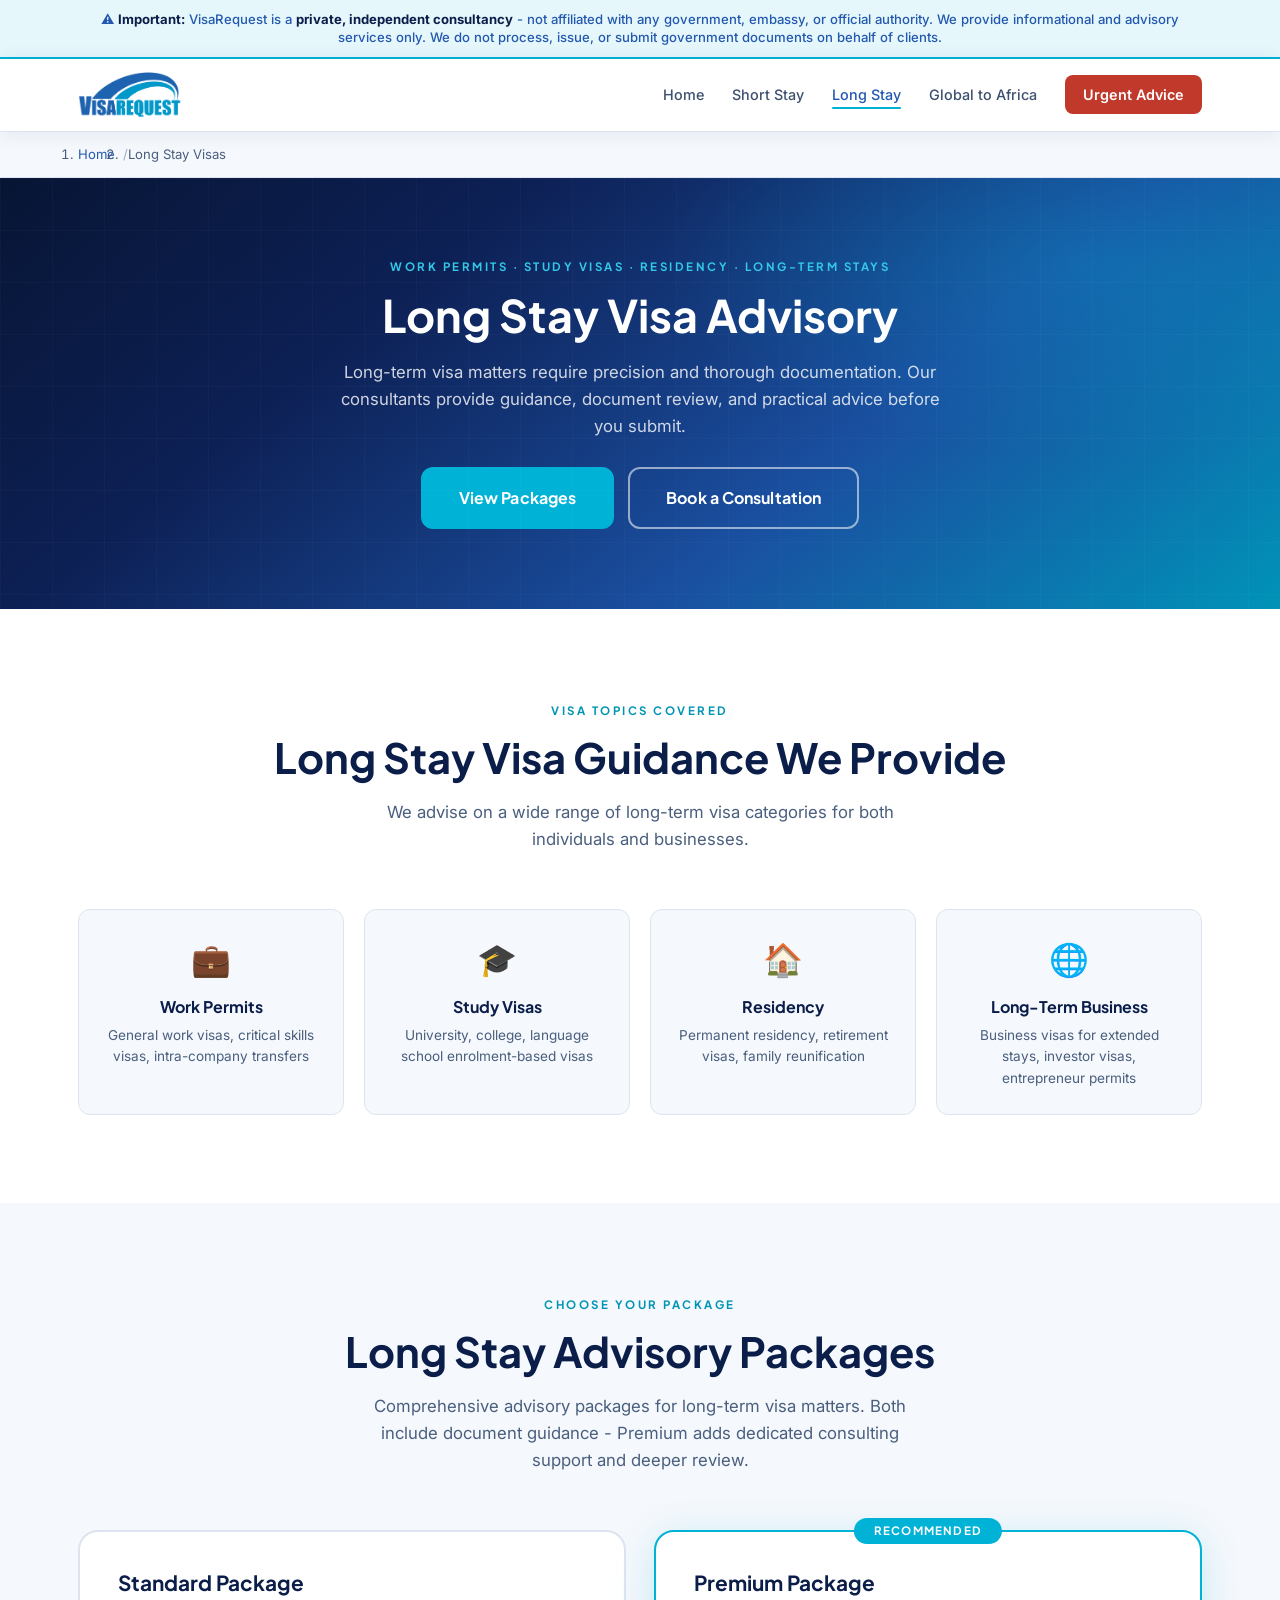
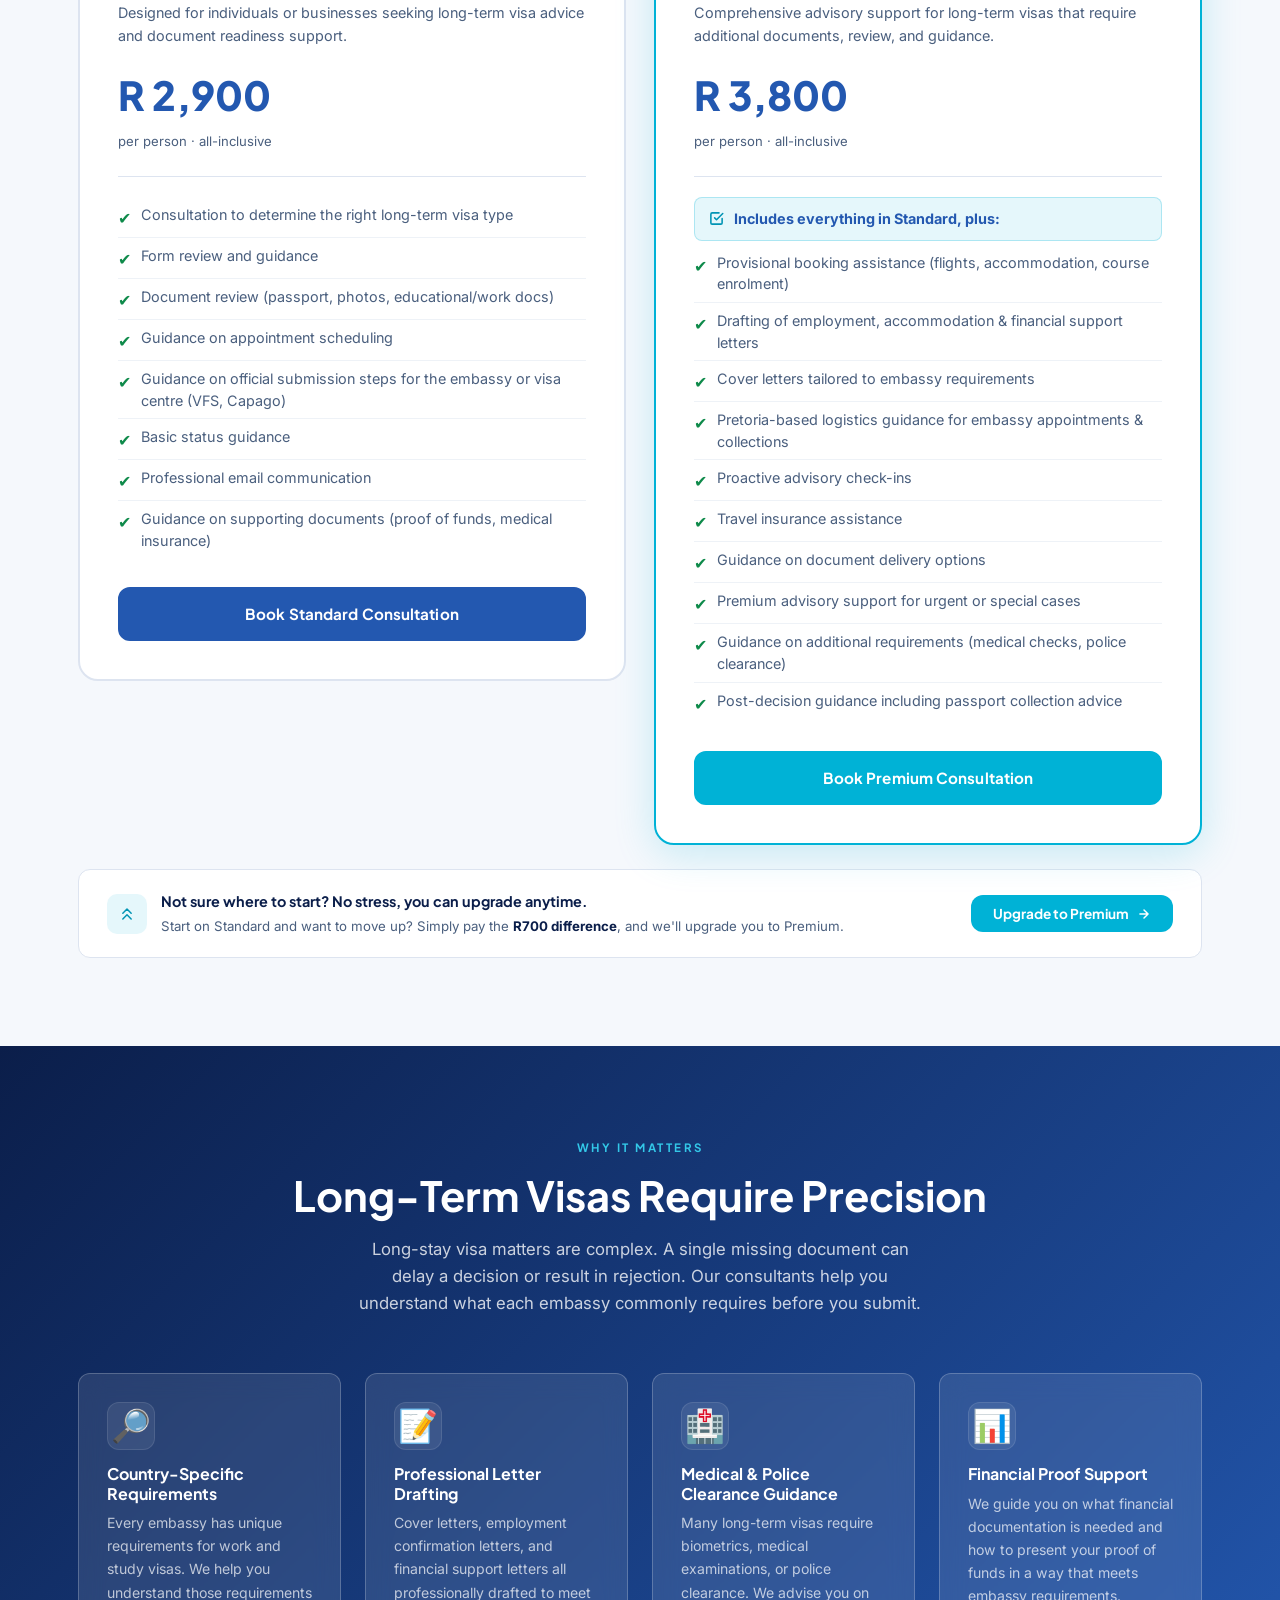
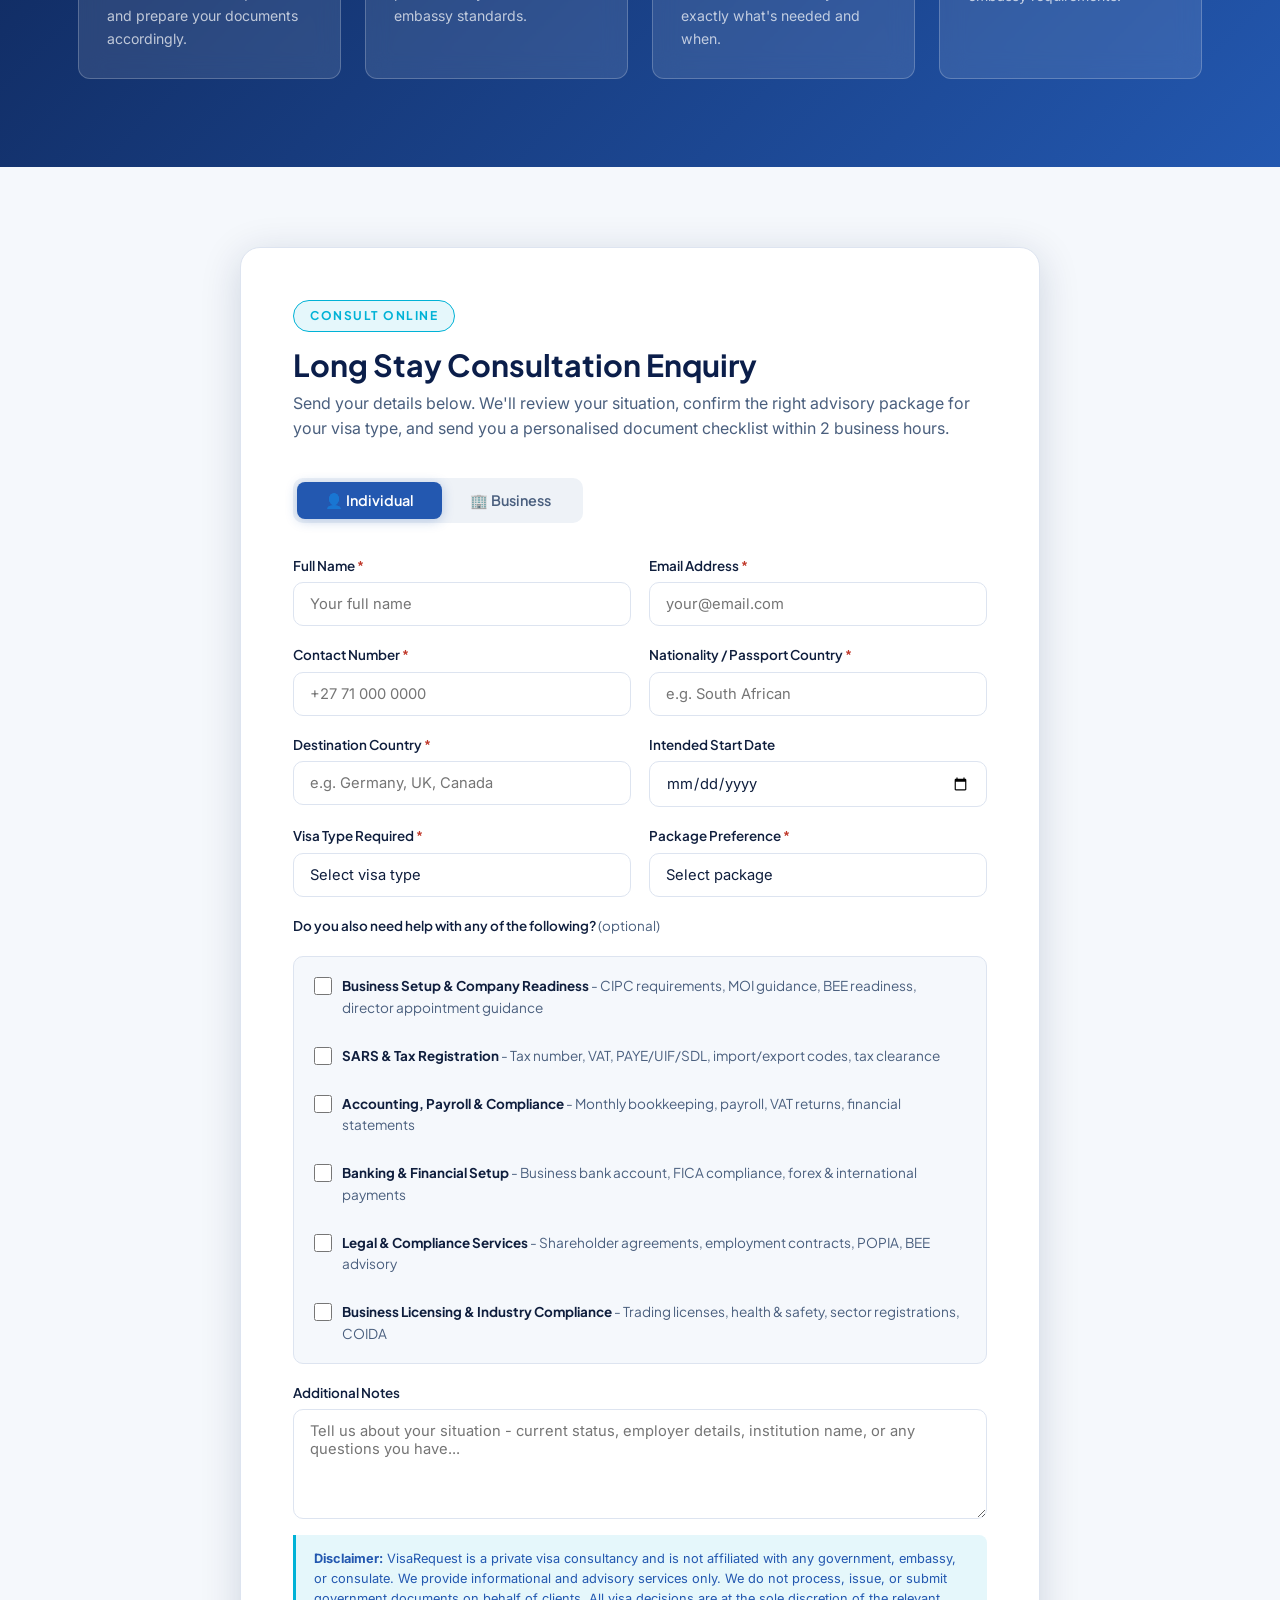
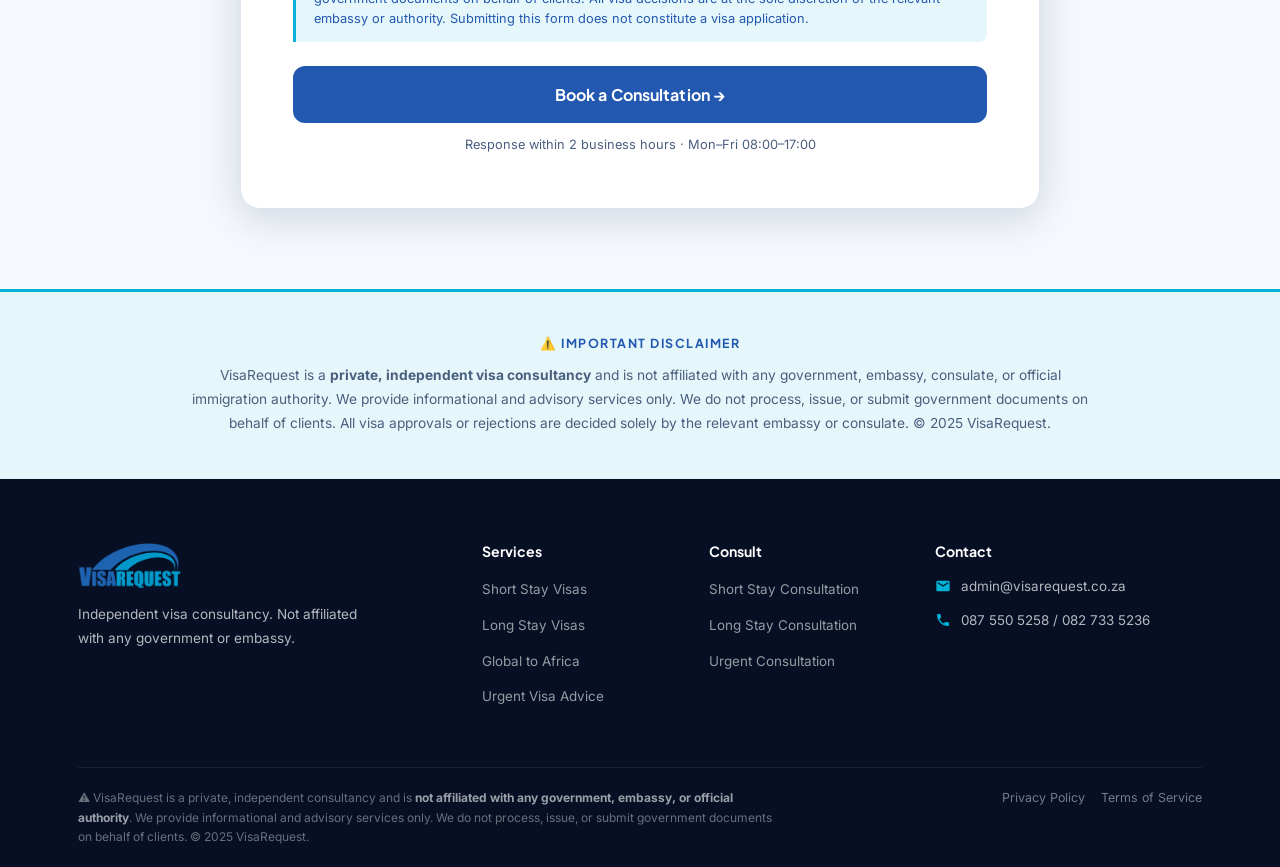
<file: long-stay.html>
<!DOCTYPE html>
<html lang="en">
<head>
  <meta charset="UTF-8">
  <meta name="viewport" content="width=device-width, initial-scale=1.0">
  <title>Long Stay Visa Advisory | VisaRequest | Work, Study & Residency Guidance</title>
  <meta name="description" content="Expert long stay visa advisory, document review, and immigration guidance for work, study, and residency matters. Private consultancy, not affiliated with any government.">
  <link rel="icon" href="logos/logo-DYOdxpw0.webp" type="image/webp">
  <link rel="stylesheet" href="css/style.css?v=2">
  <!-- Google Tag Manager -->
  <script>(function(w,d,s,l,i){w[l]=w[l]||[];w[l].push({'gtm.start':
  new Date().getTime(),event:'gtm.js'});var f=d.getElementsByTagName(s)[0],
  j=d.createElement(s),dl=l!='dataLayer'?'&l='+l:'';j.async=true;j.src=
  'https://www.googletagmanager.com/gtm.js?id='+i+dl;f.parentNode.insertBefore(j,f);
  })(window,document,'script','dataLayer','GTM-MKMHXTKN');</script>
  <!-- End Google Tag Manager -->
</head>
<body>
<!-- Google Tag Manager (noscript) -->
<noscript><iframe src="https://www.googletagmanager.com/ns.html?id=GTM-MKMHXTKN"
height="0" width="0" style="display:none;visibility:hidden"></iframe></noscript>
<!-- End Google Tag Manager -->

  <div class="disclaimer-bar">
    <div class="container">
      ⚠️ <strong>Important:</strong> VisaRequest is a <strong>private, independent consultancy</strong> - not affiliated with any government, embassy, or official authority. We provide informational and advisory services only. We do not process, issue, or submit government documents on behalf of clients.
    </div>
  </div>

  <header class="site-header">
    <div class="container">
      <div class="header-inner">
        <a href="index.html" class="logo">
          <img src="logos/logo-DYOdxpw0.webp" alt="VisaRequest logo" width="44" height="44">
          
        </a>
        <nav class="nav">
          <a href="index.html">Home</a>
          <a href="short-stay.html">Short Stay</a>
          <a href="long-stay.html" class="active">Long Stay</a>
          <a href="global-to-africa.html">Global to Africa</a>
          <a href="emergency.html" class="nav-emergency">Urgent Advice</a>
        </nav>
        <button class="mobile-menu-btn" id="mobileMenuBtn" aria-label="Open menu">
          <span></span><span></span><span></span>
        </button>
      </div>
    </div>
    <nav class="mobile-nav" id="mobileNav">
      <a href="index.html">Home</a>
      <a href="short-stay.html">Short Stay Visas</a>
      <a href="long-stay.html">Long Stay Visas</a>
      <a href="global-to-africa.html">Global to Africa</a>
      <a href="foreign-nationals.html">Foreign Nationals</a>
      <a href="emergency.html" class="nav-emergency">Urgent Visa Advice</a>
    </nav>
  </header>

  <nav class="breadcrumb">
    <div class="container">
      <ol>
        <li><a href="index.html">Home</a></li>
        <li>Long Stay Visas</li>
      </ol>
    </div>
  </nav>

  <!-- Page Hero -->
  <section class="page-hero">
    <div class="container">
      <span class="eyebrow">Work Permits · Study Visas · Residency · Long-Term Stays</span>
      <h1>Long Stay Visa Advisory</h1>
      <p>Long-term visa matters require precision and thorough documentation. Our consultants provide guidance, document review, and practical advice before you submit.</p>
      <div style="margin-top:28px;display:flex;gap:14px;justify-content:center;flex-wrap:wrap;">
        <a href="#packages" class="btn btn-primary btn-lg">View Packages</a>
        <a href="#apply" class="btn btn-secondary btn-lg">Book a Consultation</a>
      </div>
    </div>
  </section>

  <!-- Visa types we cover -->
  <section class="section" aria-labelledby="types-heading">
    <div class="container">
      <div class="section-header">
        <span class="eyebrow">Visa Topics Covered</span>
        <h2 id="types-heading">Long Stay Visa Guidance We Provide</h2>
        <p>We advise on a wide range of long-term visa categories for both individuals and businesses.</p>
      </div>
      <div style="display:grid;grid-template-columns:repeat(auto-fit,minmax(220px,1fr));gap:20px;">
        <div style="background:var(--off-white);border:1px solid var(--gray-200);border-radius:var(--radius);padding:24px;text-align:center;">
          <div style="font-size:2rem;margin-bottom:12px;">💼</div>
          <h4 style="font-size:1rem;margin-bottom:8px;">Work Permits</h4>
          <p style="font-size:.85rem;color:var(--text-lt);">General work visas, critical skills visas, intra-company transfers</p>
        </div>
        <div style="background:var(--off-white);border:1px solid var(--gray-200);border-radius:var(--radius);padding:24px;text-align:center;">
          <div style="font-size:2rem;margin-bottom:12px;">🎓</div>
          <h4 style="font-size:1rem;margin-bottom:8px;">Study Visas</h4>
          <p style="font-size:.85rem;color:var(--text-lt);">University, college, language school enrolment-based visas</p>
        </div>
        <div style="background:var(--off-white);border:1px solid var(--gray-200);border-radius:var(--radius);padding:24px;text-align:center;">
          <div style="font-size:2rem;margin-bottom:12px;">🏠</div>
          <h4 style="font-size:1rem;margin-bottom:8px;">Residency</h4>
          <p style="font-size:.85rem;color:var(--text-lt);">Permanent residency, retirement visas, family reunification</p>
        </div>
        <div style="background:var(--off-white);border:1px solid var(--gray-200);border-radius:var(--radius);padding:24px;text-align:center;">
          <div style="font-size:2rem;margin-bottom:12px;">🌐</div>
          <h4 style="font-size:1rem;margin-bottom:8px;">Long-Term Business</h4>
          <p style="font-size:.85rem;color:var(--text-lt);">Business visas for extended stays, investor visas, entrepreneur permits</p>
        </div>
      </div>
    </div>
  </section>

  <!-- Packages -->
  <section class="section section--gray" id="packages" aria-labelledby="packages-heading">
    <div class="container">
      <div class="section-header">
        <span class="eyebrow">Choose Your Package</span>
        <h2 id="packages-heading">Long Stay Advisory Packages</h2>
        <p>Comprehensive advisory packages for long-term visa matters. Both include document guidance - Premium adds dedicated consulting support and deeper review.</p>
      </div>
      <div class="pricing-grid">
        <!-- Standard -->
        <div class="pricing-card">
          <h3>Standard Package</h3>
          <p style="font-size:.9rem;color:var(--text-lt);margin-bottom:8px;">Designed for individuals or businesses seeking long-term visa advice and document readiness support.</p>
          <div class="price">R 2,900</div>
          <div class="price-note">per person · all-inclusive</div>
          <div class="pricing-divider"></div>
          <ul class="pricing-features">
            <li><span class="check">✔</span> Consultation to determine the right long-term visa type</li>
            <li><span class="check">✔</span> Form review and guidance</li>
            <li><span class="check">✔</span> Document review (passport, photos, educational/work docs)</li>
            <li><span class="check">✔</span> Guidance on appointment scheduling</li>
            <li><span class="check">✔</span> Guidance on official submission steps for the embassy or visa centre (VFS, Capago)</li>
            <li><span class="check">✔</span> Basic status guidance</li>
            <li><span class="check">✔</span> Professional email communication</li>
            <li><span class="check">✔</span> Guidance on supporting documents (proof of funds, medical insurance)</li>
          </ul>
          <a href="#apply" class="btn btn-navy btn-full">Book Standard Consultation</a>
        </div>
        <!-- Premium -->
        <div class="pricing-card featured">
          <div class="pricing-badge">Recommended</div>
          <h3>Premium Package</h3>
          <p style="font-size:.9rem;color:var(--text-lt);margin-bottom:8px;">Comprehensive advisory support for long-term visas that require additional documents, review, and guidance.</p>
          <div class="price">R 3,800</div>
          <div class="price-note">per person · all-inclusive</div>
          <div class="pricing-divider"></div>
          <ul class="pricing-features">
            <li style="background:var(--cyan-pale);border:1.5px solid rgba(0,178,214,.25);border-radius:8px;padding:10px 14px;margin-bottom:4px;display:flex;align-items:center;gap:10px;font-weight:700;color:var(--blue);border-bottom:1.5px solid rgba(0,178,214,.25);">
              <svg width="15" height="15" viewBox="0 0 24 24" fill="none" stroke="var(--cyan-deep)" stroke-width="2.5" stroke-linecap="round" stroke-linejoin="round" aria-hidden="true"><polyline points="9 11 12 14 22 4"/><path d="M21 12v7a2 2 0 01-2 2H5a2 2 0 01-2-2V5a2 2 0 012-2h11"/></svg>
              Includes everything in Standard, plus:
            </li>
            <li><span class="check">✔</span> Provisional booking assistance (flights, accommodation, course enrolment)</li>
            <li><span class="check">✔</span> Drafting of employment, accommodation &amp; financial support letters</li>
            <li><span class="check">✔</span> Cover letters tailored to embassy requirements</li>
            <li><span class="check">✔</span> Pretoria-based logistics guidance for embassy appointments &amp; collections</li>
            <li><span class="check">✔</span> Proactive advisory check-ins</li>
            <li><span class="check">✔</span> Travel insurance assistance</li>
            <li><span class="check">✔</span> Guidance on document delivery options</li>
            <li><span class="check">✔</span> Premium advisory support for urgent or special cases</li>
            <li><span class="check">✔</span> Guidance on additional requirements (medical checks, police clearance)</li>
            <li><span class="check">✔</span> Post-decision guidance including passport collection advice</li>
          </ul>
          <a href="#apply" class="btn btn-primary btn-full">Book Premium Consultation</a>
        </div>
      </div>

      <!-- Upgrade strip -->
      <div style="margin-top:24px;background:var(--white);border:1.5px solid var(--gray-200);border-radius:var(--radius);padding:20px 28px;display:flex;align-items:center;justify-content:space-between;gap:20px;flex-wrap:wrap;">
        <div style="display:flex;align-items:center;gap:14px;">
          <div style="width:40px;height:40px;background:var(--cyan-pale);border-radius:10px;display:flex;align-items:center;justify-content:center;flex-shrink:0;">
            <svg width="20" height="20" viewBox="0 0 24 24" fill="none" stroke="var(--cyan-deep)" stroke-width="1.8" stroke-linecap="round" stroke-linejoin="round" aria-hidden="true"><polyline points="17 11 12 6 7 11"/><polyline points="17 18 12 13 7 18"/></svg>
          </div>
          <div>
            <div style="font-size:.9rem;font-weight:700;color:var(--navy);font-family:'Plus Jakarta Sans',sans-serif;">Not sure where to start? No stress, you can upgrade anytime.</div>
            <div style="font-size:.83rem;color:var(--text-lt);margin-top:3px;">Start on Standard and want to move up? Simply pay the <strong style="color:var(--navy);">R700 difference</strong>, and we'll upgrade you to Premium.</div>
          </div>
        </div>
        <button type="button" onclick="document.getElementById('upgrade-modal').style.display='flex'" style="display:inline-flex;align-items:center;gap:8px;padding:10px 22px;background:var(--cyan);color:var(--white);border-radius:var(--radius);font-size:.85rem;font-weight:700;font-family:'Plus Jakarta Sans',sans-serif;white-space:nowrap;transition:all .25s;flex-shrink:0;border:none;cursor:pointer;" onmouseover="this.style.background='var(--cyan-lt)'" onmouseout="this.style.background='var(--cyan)'">
          Upgrade to Premium
          <svg width="14" height="14" viewBox="0 0 24 24" fill="none" stroke="currentColor" stroke-width="2.5" stroke-linecap="round" stroke-linejoin="round" aria-hidden="true"><path d="M5 12h14M12 5l7 7-7 7"/></svg>
        </button>
      </div>

    </div>
  </section>

  <!-- Why Long Stay Needs Expert Help -->
  <section class="section section--blue" aria-labelledby="why-heading">
    <div class="container">
      <div class="section-header">
        <span class="eyebrow" style="color:var(--cyan-lt);">Why It Matters</span>
        <h2 id="why-heading">Long-Term Visas Require Precision</h2>
        <p>Long-stay visa matters are complex. A single missing document can delay a decision or result in rejection. Our consultants help you understand what each embassy commonly requires before you submit.</p>
      </div>
      <div class="features-grid">
        <div class="feature">
          <div class="feature-icon">🔎</div>
          <h4>Country-Specific Requirements</h4>
          <p>Every embassy has unique requirements for work and study visas. We help you understand those requirements and prepare your documents accordingly.</p>
        </div>
        <div class="feature">
          <div class="feature-icon">📝</div>
          <h4>Professional Letter Drafting</h4>
          <p>Cover letters, employment confirmation letters, and financial support letters all professionally drafted to meet embassy standards.</p>
        </div>
        <div class="feature">
          <div class="feature-icon">🏥</div>
          <h4>Medical &amp; Police Clearance Guidance</h4>
          <p>Many long-term visas require biometrics, medical examinations, or police clearance. We advise you on exactly what's needed and when.</p>
        </div>
        <div class="feature">
          <div class="feature-icon">📊</div>
          <h4>Financial Proof Support</h4>
          <p>We guide you on what financial documentation is needed and how to present your proof of funds in a way that meets embassy requirements.</p>
        </div>
      </div>
    </div>
  </section>

  <!-- Consultation Form -->
  <section class="form-section" id="apply" aria-labelledby="apply-heading">
    <div class="container">
      <div class="form-wrapper">
        <div class="form-header">
          <span style="display:inline-block;background:var(--cyan-pale);color:var(--cyan);border:1px solid var(--cyan);padding:5px 16px;border-radius:999px;font-size:.75rem;font-weight:700;text-transform:uppercase;letter-spacing:1.5px;font-family:'Plus Jakarta Sans',sans-serif;margin-bottom:14px;">Consult Online</span>
          <h2 id="apply-heading">Long Stay Consultation Enquiry</h2>
          <p>Send your details below. We'll review your situation, confirm the right advisory package for your visa type, and send you a personalised document checklist within 2 business hours.</p>
        </div>

        <div class="toggle-type">
          <button type="button" data-type="individual" class="active">👤 Individual</button>
          <button type="button" data-type="business">🏢 Business</button>
        </div>

        <form class="visa-form" action="https://formspree.io/f/xaqvwgnw" method="POST" data-thank-you-url="https://visa.visa-request.co.za/thank-you" novalidate>
          <input type="hidden" name="_next" value="https://visa.visa-request.co.za/thank-you">
          <input type="hidden" name="service" value="Long Stay Visa Consultation">
          <input type="hidden" name="applicant_type" value="individual">

          <div class="form-grid">
            <div class="form-group">
              <label>Full Name <span class="required">*</span></label>
              <input type="text" name="full_name" placeholder="Your full name" required>
            </div>
            <div class="form-group">
              <label>Email Address <span class="required">*</span></label>
              <input type="email" name="email" placeholder="your@email.com" required>
            </div>
            <div class="form-group">
              <label>Contact Number <span class="required">*</span></label>
              <input type="tel" name="phone" placeholder="+27 71 000 0000" required>
            </div>
            <div class="form-group">
              <label>Nationality / Passport Country <span class="required">*</span></label>
              <input type="text" name="nationality" placeholder="e.g. South African" required>
            </div>
            <div class="form-group">
              <label>Destination Country <span class="required">*</span></label>
              <input type="text" name="destination" placeholder="e.g. Germany, UK, Canada" required>
            </div>
            <div class="form-group">
              <label>Intended Start Date</label>
              <input type="date" name="start_date">
            </div>
            <div class="form-group">
              <label>Visa Type Required <span class="required">*</span></label>
              <select name="visa_type" required>
                <option value="" disabled selected>Select visa type</option>
                <option value="work_permit">Work Permit / Work Visa</option>
                <option value="critical_skills">Critical Skills Visa</option>
                <option value="study_visa">Study Visa</option>
                <option value="residency">Permanent Residency</option>
                <option value="retirement">Retirement Visa</option>
                <option value="family_reunification">Family Reunification</option>
                <option value="investor">Investor / Entrepreneur Visa</option>
                <option value="other">Other - I need guidance</option>
              </select>
            </div>
            <div class="form-group">
              <label>Package Preference <span class="required">*</span></label>
              <select name="package" required>
                <option value="" disabled selected>Select package</option>
                <option value="standard">Standard - R 2,900</option>
                <option value="premium">Premium - R 3,800</option>
                <option value="unsure">Not sure - advise me</option>
              </select>
            </div>
            <div class="form-group full business-only" style="display:none;">
              <label>Company Name <span class="required">*</span></label>
              <input type="text" name="company_name" placeholder="Your registered company name">
            </div>
            <div class="form-group business-only" style="display:none;">
              <label>VAT Number</label>
              <input type="text" name="vat_number" placeholder="e.g. 4123456789">
              <span class="form-note">Leave blank if not VAT registered.</span>
            </div>
            <div class="form-group business-only" style="display:none;">
              <label>Number of Applicants</label>
              <input type="number" name="num_applicants" placeholder="e.g. 5" min="1">
              <span class="form-note">We can discuss group pricing for 3+ applicants.</span>
            </div>
            <div class="form-group full business-only" style="display:none;">
              <label>Business Address <span class="required">*</span></label>
              <textarea name="business_address" placeholder="Street address, suburb, city, postal code" style="min-height:80px;"></textarea>
            </div>
            <div class="form-group full">
              <label style="margin-bottom:10px;">Do you also need help with any of the following? <span style="font-weight:400;color:var(--text-lt);">(optional)</span></label>
              <div class="checkbox-group">
                <label class="checkbox-label">
                  <input type="checkbox" name="extra_services[]" value="company_registration" >
                  <span><strong>Business Setup &amp; Company Readiness</strong> <span style="color:var(--text-lt);font-size:.85rem;">- CIPC requirements, MOI guidance, BEE readiness, director appointment guidance</span></span>
                </label>
                <label class="checkbox-label">
                  <input type="checkbox" name="extra_services[]" value="tax_registration" >
                  <span><strong>SARS &amp; Tax Registration</strong> <span style="color:var(--text-lt);font-size:.85rem;">- Tax number, VAT, PAYE/UIF/SDL, import/export codes, tax clearance</span></span>
                </label>
                <label class="checkbox-label">
                  <input type="checkbox" name="extra_services[]" value="accounting_payroll" >
                  <span><strong>Accounting, Payroll &amp; Compliance</strong> <span style="color:var(--text-lt);font-size:.85rem;">- Monthly bookkeeping, payroll, VAT returns, financial statements</span></span>
                </label>
                <label class="checkbox-label">
                  <input type="checkbox" name="extra_services[]" value="banking_setup" >
                  <span><strong>Banking &amp; Financial Setup</strong> <span style="color:var(--text-lt);font-size:.85rem;">- Business bank account, FICA compliance, forex &amp; international payments</span></span>
                </label>
                <label class="checkbox-label">
                  <input type="checkbox" name="extra_services[]" value="legal_compliance" >
                  <span><strong>Legal &amp; Compliance Services</strong> <span style="color:var(--text-lt);font-size:.85rem;">- Shareholder agreements, employment contracts, POPIA, BEE advisory</span></span>
                </label>
                <label class="checkbox-label">
                  <input type="checkbox" name="extra_services[]" value="licensing" >
                  <span><strong>Business Licensing &amp; Industry Compliance</strong> <span style="color:var(--text-lt);font-size:.85rem;">- Trading licenses, health &amp; safety, sector registrations, COIDA</span></span>
                </label>
              </div>
            </div>
            <div class="form-group full">
              <label>Additional Notes</label>
              <textarea name="notes" placeholder="Tell us about your situation - current status, employer details, institution name, or any questions you have..."></textarea>
            </div>
          </div>

          <div class="form-disclaimer">
            <strong>Disclaimer:</strong> VisaRequest is a private visa consultancy and is not affiliated with any government, embassy, or consulate. We provide informational and advisory services only. We do not process, issue, or submit government documents on behalf of clients. All visa decisions are at the sole discretion of the relevant embassy or authority. Submitting this form does not constitute a visa application.
          </div>

          <div class="form-submit-area">
            <button type="submit" class="btn btn-navy btn-lg btn-full">Book a Consultation →</button>
            <p style="text-align:center;font-size:.8rem;color:var(--text-lt);margin-top:12px;">Response within 2 business hours · Mon–Fri 08:00–17:00</p>
          </div>
        </form>
      </div>
    </div>
  </section>

  <section class="disclaimer-section" id="disclaimer">
    <div class="container">
      <div class="disclaimer-box">
        <h4>⚠️ Important Disclaimer</h4>
        <p>VisaRequest is a <strong>private, independent visa consultancy</strong> and is not affiliated with any government, embassy, consulate, or official immigration authority. We provide informational and advisory services only. We do not process, issue, or submit government documents on behalf of clients. All visa approvals or rejections are decided solely by the relevant embassy or consulate. © 2025 VisaRequest.</p>
      </div>
    </div>
  </section>

  <footer class="site-footer">
    <div class="container">
      <div class="footer-grid">
        <div class="footer-brand">
          <div class="logo">
            <img src="logos/logo-DYOdxpw0.webp" alt="VisaRequest" width="40" height="40">
            
          </div>
          <p>Independent visa consultancy. Not affiliated with any government or embassy.</p>
        </div>
        <div class="footer-col">
          <h5>Services</h5>
          <ul>
            <li><a href="short-stay.html">Short Stay Visas</a></li>
            <li><a href="long-stay.html">Long Stay Visas</a></li>
            <li><a href="global-to-africa.html">Global to Africa</a></li>
            <li><a href="emergency.html">Urgent Visa Advice</a></li>
          </ul>
        </div>
        <div class="footer-col">
          <h5>Consult</h5>
          <ul>
            <li><a href="short-stay.html#apply">Short Stay Consultation</a></li>
            <li><a href="#apply">Long Stay Consultation</a></li>
            <li><a href="emergency.html#emergency-form">Urgent Consultation</a></li>
          </ul>
        </div>
        <div class="footer-col">
          <h5>Contact</h5>
          <div class="footer-contact-item">
            <svg width="16" height="16" viewBox="0 0 24 24" fill="currentColor"><path d="M20 4H4c-1.1 0-2 .9-2 2v12c0 1.1.9 2 2 2h16c1.1 0 2-.9 2-2V6c0-1.1-.9-2-2-2zm0 4l-8 5-8-5V6l8 5 8-5v2z"/></svg>
            admin@visarequest.co.za
          </div>
          <div class="footer-contact-item">
            <svg width="16" height="16" viewBox="0 0 24 24" fill="currentColor"><path d="M6.62 10.79c1.44 2.83 3.76 5.14 6.59 6.59l2.2-2.2c.27-.27.67-.36 1.02-.24 1.12.37 2.33.57 3.57.57.55 0 1 .45 1 1V20c0 .55-.45 1-1 1-9.39 0-17-7.61-17-17 0-.55.45-1 1-1h3.5c.55 0 1 .45 1 1 0 1.25.2 2.45.57 3.57.11.35.03.74-.25 1.02l-2.2 2.2z"/></svg>
            087 550 5258 / 082 733 5236
          </div>
        </div>
      </div>
      <div class="footer-bottom">
        <p class="footer-disclaimer">⚠️ VisaRequest is a private, independent consultancy and is <strong>not affiliated with any government, embassy, or official authority</strong>. We provide informational and advisory services only. We do not process, issue, or submit government documents on behalf of clients. © 2025 VisaRequest.</p>
        <div class="footer-legal">
          <a href="privacy.html">Privacy Policy</a>
          <a href="terms.html">Terms of Service</a>
        </div>
      </div>
    </div>
  </footer>

  <!-- Upgrade to Premium Modal -->
  <div id="upgrade-modal" style="display:none;position:fixed;inset:0;background:rgba(10,20,40,.55);z-index:9999;align-items:center;justify-content:center;padding:20px;" onclick="if(event.target===this)this.style.display='none'">
    <div style="background:#fff;border-radius:16px;padding:36px 32px;max-width:440px;width:100%;box-shadow:0 20px 60px rgba(0,0,0,.18);position:relative;">
      <button type="button" onclick="document.getElementById('upgrade-modal').style.display='none'" style="position:absolute;top:16px;right:16px;background:none;border:none;cursor:pointer;color:#8898aa;font-size:1.4rem;line-height:1;" aria-label="Close">&times;</button>
      <div style="margin-bottom:20px;">
        <span style="display:inline-block;background:var(--cyan-pale);color:var(--cyan);border:1px solid var(--cyan);padding:4px 14px;border-radius:999px;font-size:.72rem;font-weight:700;text-transform:uppercase;letter-spacing:1.5px;font-family:'Plus Jakarta Sans',sans-serif;margin-bottom:10px;">Consultation Upgrade</span>
        <h3 style="font-size:1.25rem;font-weight:800;color:var(--navy);margin:0 0 6px;font-family:'Plus Jakarta Sans',sans-serif;">Upgrade to Premium</h3>
        <p style="font-size:.87rem;color:var(--text-lt);margin:0;">We'll get your advisory package switched over quickly. Just fill in your details below.</p>
      </div>
      <form class="visa-form" action="https://formspree.io/f/xaqvwgnw" method="POST" data-thank-you-url="https://visa.visa-request.co.za/thank-you" style="display:flex;flex-direction:column;gap:14px;">
        <input type="hidden" name="_next" value="https://visa.visa-request.co.za/thank-you">
        <input type="hidden" name="service" value="Long Stay Visa Consultation - Upgrade Request">
        <div>
          <label style="display:block;font-size:.82rem;font-weight:600;color:var(--navy);margin-bottom:5px;font-family:'Plus Jakarta Sans',sans-serif;">First Name <span style="color:#e53e3e;">*</span></label>
          <input type="text" name="first_name" placeholder="Your first name" required style="width:100%;padding:10px 14px;border:1.5px solid var(--gray-200);border-radius:10px;font-size:.9rem;font-family:'Plus Jakarta Sans',sans-serif;outline:none;box-sizing:border-box;transition:border .2s;" onfocus="this.style.borderColor='var(--cyan)'" onblur="this.style.borderColor='var(--gray-200)'">
        </div>
        <div>
          <label style="display:block;font-size:.82rem;font-weight:600;color:var(--navy);margin-bottom:5px;font-family:'Plus Jakarta Sans',sans-serif;">Surname <span style="color:#e53e3e;">*</span></label>
          <input type="text" name="surname" placeholder="Your surname" required style="width:100%;padding:10px 14px;border:1.5px solid var(--gray-200);border-radius:10px;font-size:.9rem;font-family:'Plus Jakarta Sans',sans-serif;outline:none;box-sizing:border-box;transition:border .2s;" onfocus="this.style.borderColor='var(--cyan)'" onblur="this.style.borderColor='var(--gray-200)'">
        </div>
        <div>
          <label style="display:block;font-size:.82rem;font-weight:600;color:var(--navy);margin-bottom:5px;font-family:'Plus Jakarta Sans',sans-serif;">Email Address <span style="color:#e53e3e;">*</span></label>
          <input type="email" name="email" placeholder="your@email.com" required style="width:100%;padding:10px 14px;border:1.5px solid var(--gray-200);border-radius:10px;font-size:.9rem;font-family:'Plus Jakarta Sans',sans-serif;outline:none;box-sizing:border-box;transition:border .2s;" onfocus="this.style.borderColor='var(--cyan)'" onblur="this.style.borderColor='var(--gray-200)'">
        </div>
        <label style="display:flex;align-items:flex-start;gap:10px;cursor:pointer;padding:12px 14px;background:var(--off-white);border:1.5px solid var(--gray-200);border-radius:10px;">
          <input type="checkbox" name="wants_upgrade" value="Yes, I want to upgrade to Premium" checked style="width:17px;height:17px;flex-shrink:0;margin-top:2px;accent-color:#00B2D6;cursor:pointer;">
          <span style="font-size:.85rem;color:var(--navy);font-family:'Plus Jakarta Sans',sans-serif;font-weight:500;">Yes, I want to upgrade to Premium</span>
        </label>
        <button type="submit" style="padding:12px 20px;background:var(--cyan);color:#fff;border:none;border-radius:10px;font-size:.9rem;font-weight:700;font-family:'Plus Jakarta Sans',sans-serif;cursor:pointer;transition:background .2s;margin-top:4px;" onmouseover="this.style.background='var(--cyan-lt)'" onmouseout="this.style.background='var(--cyan)'">
          Send Upgrade Request →
        </button>
      </form>
    </div>
  </div>

  <script src="js/main.js?v=4"></script>
</body>
</html>
</file>
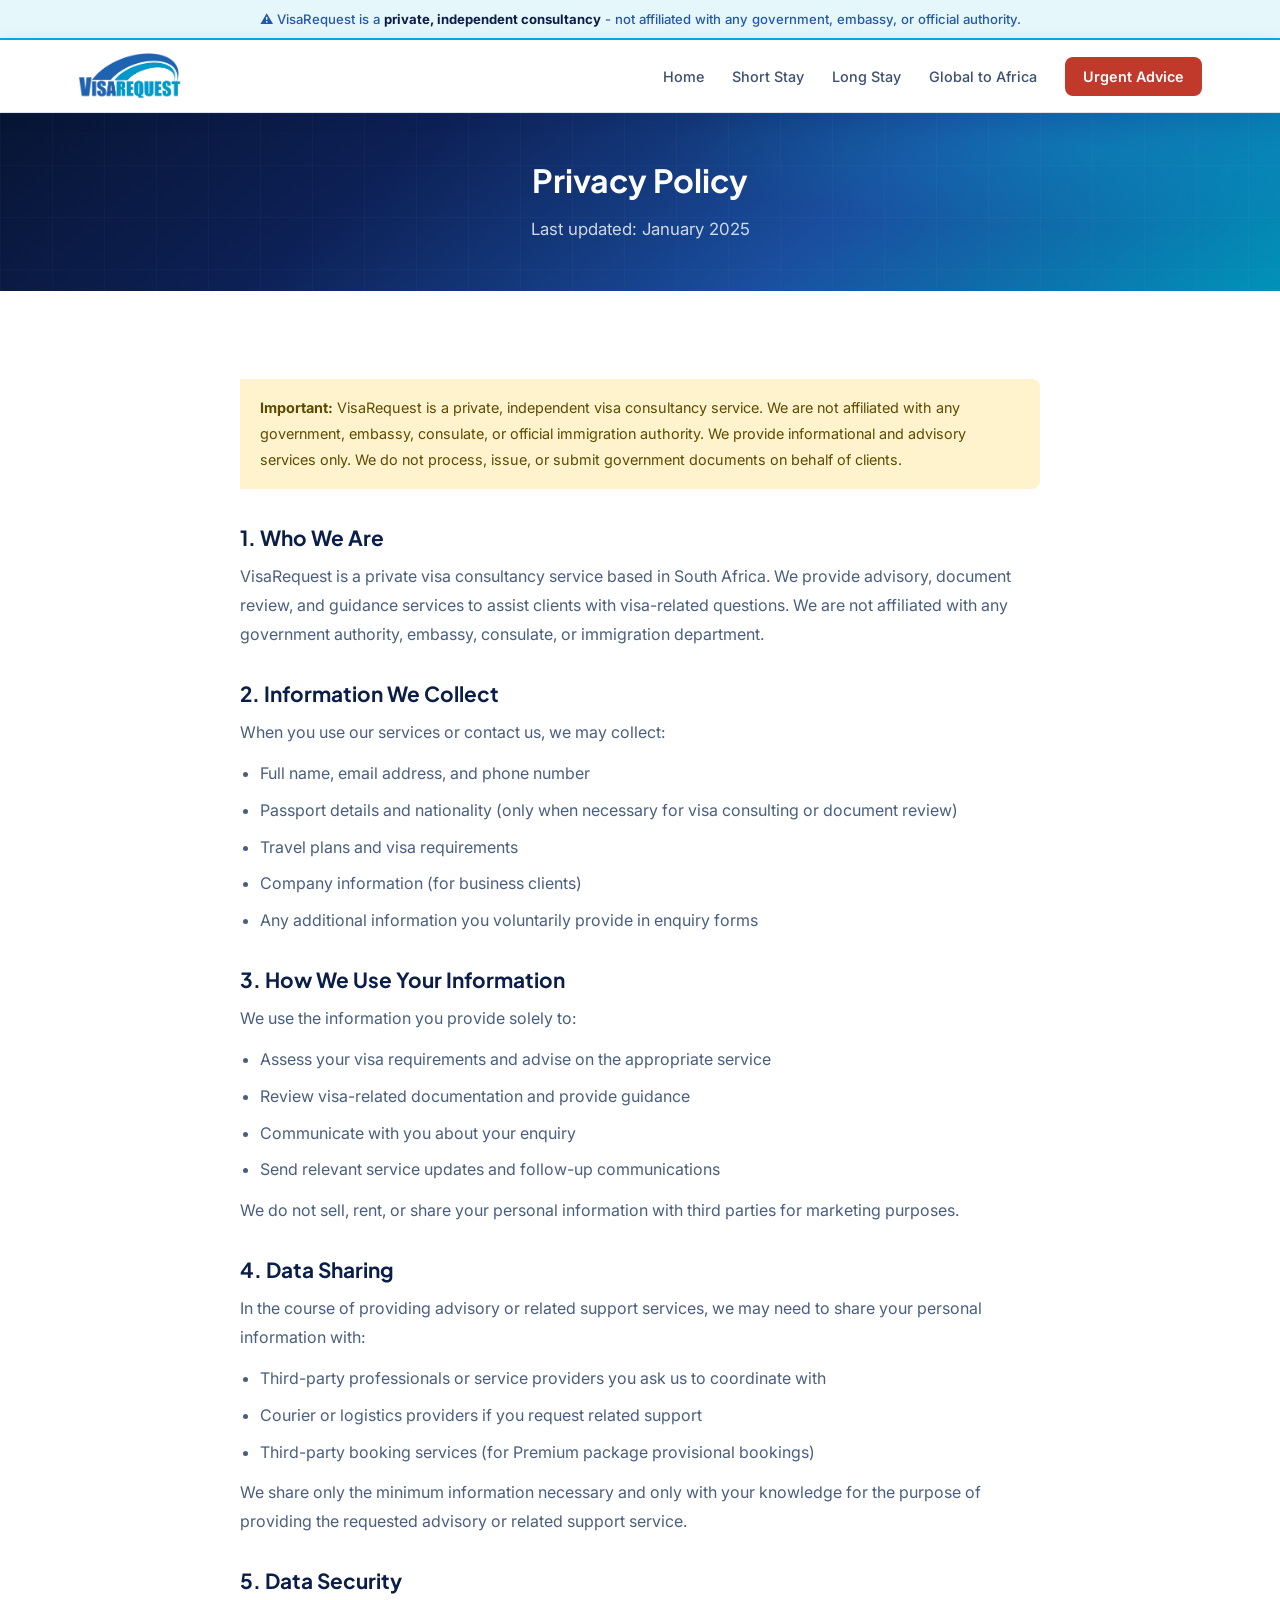
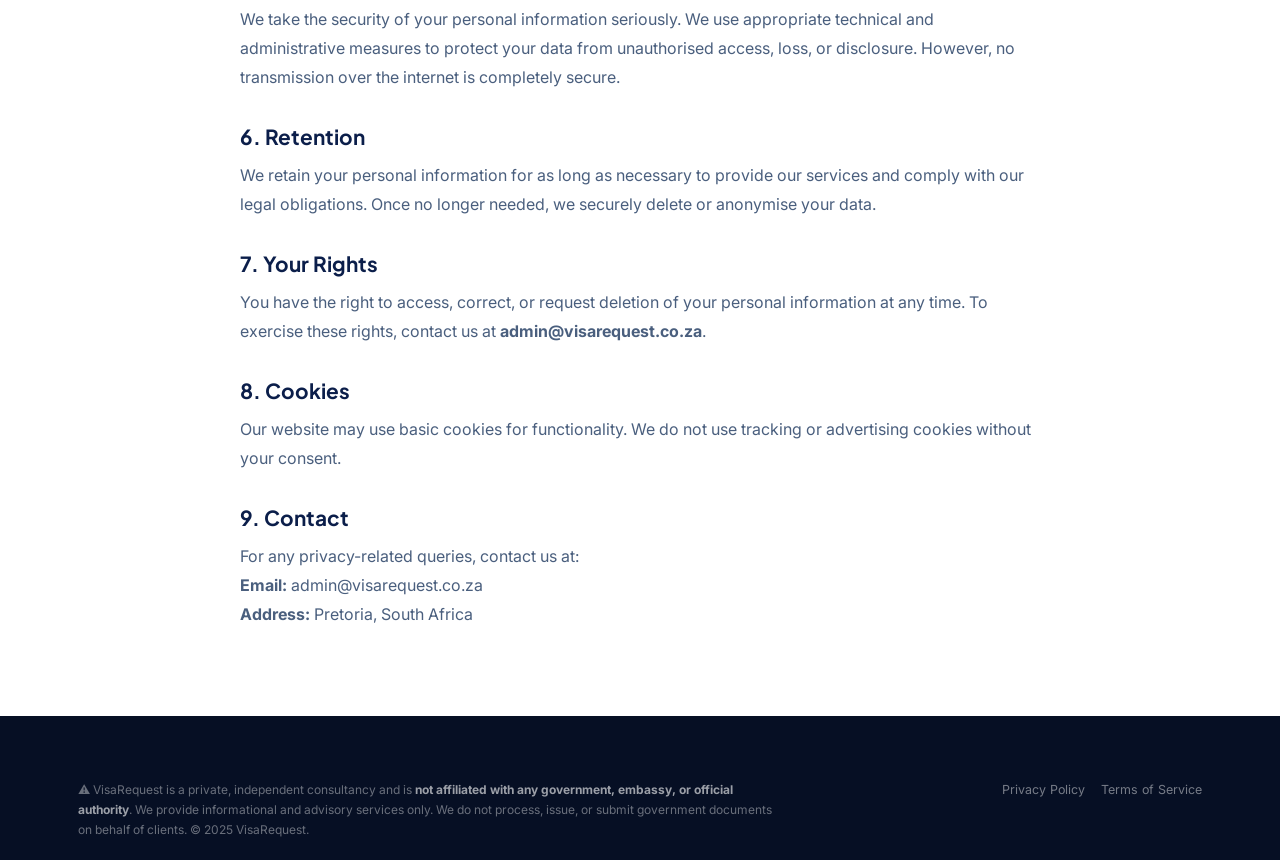
<file: privacy.html>
<!DOCTYPE html>
<html lang="en">
<head>
  <meta charset="UTF-8">
  <meta name="viewport" content="width=device-width, initial-scale=1.0">
  <title>Privacy Policy | VisaRequest</title>
  <meta name="description" content="VisaRequest Privacy Policy - how we collect, use, and protect your personal information.">
  <link rel="icon" href="logos/logo-DYOdxpw0.webp" type="image/webp">
  <link rel="stylesheet" href="css/style.css?v=2">
  <!-- Google Tag Manager -->
  <script>(function(w,d,s,l,i){w[l]=w[l]||[];w[l].push({'gtm.start':
  new Date().getTime(),event:'gtm.js'});var f=d.getElementsByTagName(s)[0],
  j=d.createElement(s),dl=l!='dataLayer'?'&l='+l:'';j.async=true;j.src=
  'https://www.googletagmanager.com/gtm.js?id='+i+dl;f.parentNode.insertBefore(j,f);
  })(window,document,'script','dataLayer','GTM-MKMHXTKN');</script>
  <!-- End Google Tag Manager -->
</head>
<body>
<!-- Google Tag Manager (noscript) -->
<noscript><iframe src="https://www.googletagmanager.com/ns.html?id=GTM-MKMHXTKN"
height="0" width="0" style="display:none;visibility:hidden"></iframe></noscript>
<!-- End Google Tag Manager -->

  <div class="disclaimer-bar">
    <div class="container">
      ⚠️ VisaRequest is a <strong>private, independent consultancy</strong> - not affiliated with any government, embassy, or official authority.
    </div>
  </div>

  <header class="site-header">
    <div class="container">
      <div class="header-inner">
        <a href="index.html" class="logo">
          <img src="logos/logo-DYOdxpw0.webp" alt="VisaRequest logo" width="44" height="44">
          
        </a>
        <nav class="nav">
          <a href="index.html">Home</a>
          <a href="short-stay.html">Short Stay</a>
          <a href="long-stay.html">Long Stay</a>
          <a href="global-to-africa.html">Global to Africa</a>
          <a href="emergency.html" class="nav-emergency">Urgent Advice</a>
        </nav>
        <button class="mobile-menu-btn" id="mobileMenuBtn" aria-label="Open menu">
          <span></span><span></span><span></span>
        </button>
      </div>
    </div>
    <nav class="mobile-nav" id="mobileNav">
      <a href="index.html">Home</a>
      <a href="short-stay.html">Short Stay Visas</a>
      <a href="long-stay.html">Long Stay Visas</a>
      <a href="global-to-africa.html">Global to Africa</a>
      <a href="emergency.html" class="nav-emergency">Urgent Visa Advice</a>
    </nav>
  </header>

  <section class="page-hero" style="padding:48px 0;">
    <div class="container">
      <h1 style="font-size:2rem;">Privacy Policy</h1>
      <p>Last updated: January 2025</p>
    </div>
  </section>

  <section class="section">
    <div class="container">
      <div style="max-width:800px;margin:0 auto;line-height:1.8;color:var(--text-lt);">

        <div style="background:#fff3cd;border-left:4px solid var(--gold);padding:16px 20px;border-radius:0 8px 8px 0;margin-bottom:36px;font-size:.9rem;color:#5c4b00;">
          <strong>Important:</strong> VisaRequest is a private, independent visa consultancy service. We are not affiliated with any government, embassy, consulate, or official immigration authority. We provide informational and advisory services only. We do not process, issue, or submit government documents on behalf of clients.
        </div>

        <h2 style="color:var(--navy);font-size:1.3rem;margin:32px 0 12px;">1. Who We Are</h2>
        <p>VisaRequest is a private visa consultancy service based in South Africa. We provide advisory, document review, and guidance services to assist clients with visa-related questions. We are not affiliated with any government authority, embassy, consulate, or immigration department.</p>

        <h2 style="color:var(--navy);font-size:1.3rem;margin:32px 0 12px;">2. Information We Collect</h2>
        <p>When you use our services or contact us, we may collect:</p>
        <ul style="margin:12px 0 12px 20px;list-style:disc;">
          <li style="margin-bottom:8px;">Full name, email address, and phone number</li>
          <li style="margin-bottom:8px;">Passport details and nationality (only when necessary for visa consulting or document review)</li>
          <li style="margin-bottom:8px;">Travel plans and visa requirements</li>
          <li style="margin-bottom:8px;">Company information (for business clients)</li>
          <li style="margin-bottom:8px;">Any additional information you voluntarily provide in enquiry forms</li>
        </ul>

        <h2 style="color:var(--navy);font-size:1.3rem;margin:32px 0 12px;">3. How We Use Your Information</h2>
        <p>We use the information you provide solely to:</p>
        <ul style="margin:12px 0 12px 20px;list-style:disc;">
          <li style="margin-bottom:8px;">Assess your visa requirements and advise on the appropriate service</li>
          <li style="margin-bottom:8px;">Review visa-related documentation and provide guidance</li>
          <li style="margin-bottom:8px;">Communicate with you about your enquiry</li>
          <li style="margin-bottom:8px;">Send relevant service updates and follow-up communications</li>
        </ul>
        <p>We do not sell, rent, or share your personal information with third parties for marketing purposes.</p>

        <h2 style="color:var(--navy);font-size:1.3rem;margin:32px 0 12px;">4. Data Sharing</h2>
        <p>In the course of providing advisory or related support services, we may need to share your personal information with:</p>
        <ul style="margin:12px 0 12px 20px;list-style:disc;">
          <li style="margin-bottom:8px;">Third-party professionals or service providers you ask us to coordinate with</li>
          <li style="margin-bottom:8px;">Courier or logistics providers if you request related support</li>
          <li style="margin-bottom:8px;">Third-party booking services (for Premium package provisional bookings)</li>
        </ul>
        <p>We share only the minimum information necessary and only with your knowledge for the purpose of providing the requested advisory or related support service.</p>

        <h2 style="color:var(--navy);font-size:1.3rem;margin:32px 0 12px;">5. Data Security</h2>
        <p>We take the security of your personal information seriously. We use appropriate technical and administrative measures to protect your data from unauthorised access, loss, or disclosure. However, no transmission over the internet is completely secure.</p>

        <h2 style="color:var(--navy);font-size:1.3rem;margin:32px 0 12px;">6. Retention</h2>
        <p>We retain your personal information for as long as necessary to provide our services and comply with our legal obligations. Once no longer needed, we securely delete or anonymise your data.</p>

        <h2 style="color:var(--navy);font-size:1.3rem;margin:32px 0 12px;">7. Your Rights</h2>
        <p>You have the right to access, correct, or request deletion of your personal information at any time. To exercise these rights, contact us at <strong>admin@visarequest.co.za</strong>.</p>

        <h2 style="color:var(--navy);font-size:1.3rem;margin:32px 0 12px;">8. Cookies</h2>
        <p>Our website may use basic cookies for functionality. We do not use tracking or advertising cookies without your consent.</p>

        <h2 style="color:var(--navy);font-size:1.3rem;margin:32px 0 12px;">9. Contact</h2>
        <p>For any privacy-related queries, contact us at:<br>
        <strong>Email:</strong> admin@visarequest.co.za<br>
        <strong>Address:</strong> Pretoria, South Africa</p>

      </div>
    </div>
  </section>

  <footer class="site-footer">
    <div class="container">
      <div class="footer-bottom" style="border:none;padding-top:0;">
        <p class="footer-disclaimer">⚠️ VisaRequest is a private, independent consultancy and is <strong>not affiliated with any government, embassy, or official authority</strong>. We provide informational and advisory services only. We do not process, issue, or submit government documents on behalf of clients. © 2025 VisaRequest.</p>
        <div class="footer-legal">
          <a href="privacy.html">Privacy Policy</a>
          <a href="terms.html">Terms of Service</a>
        </div>
      </div>
    </div>
  </footer>

  <script src="js/main.js?v=4"></script>
</body>
</html>
</file>
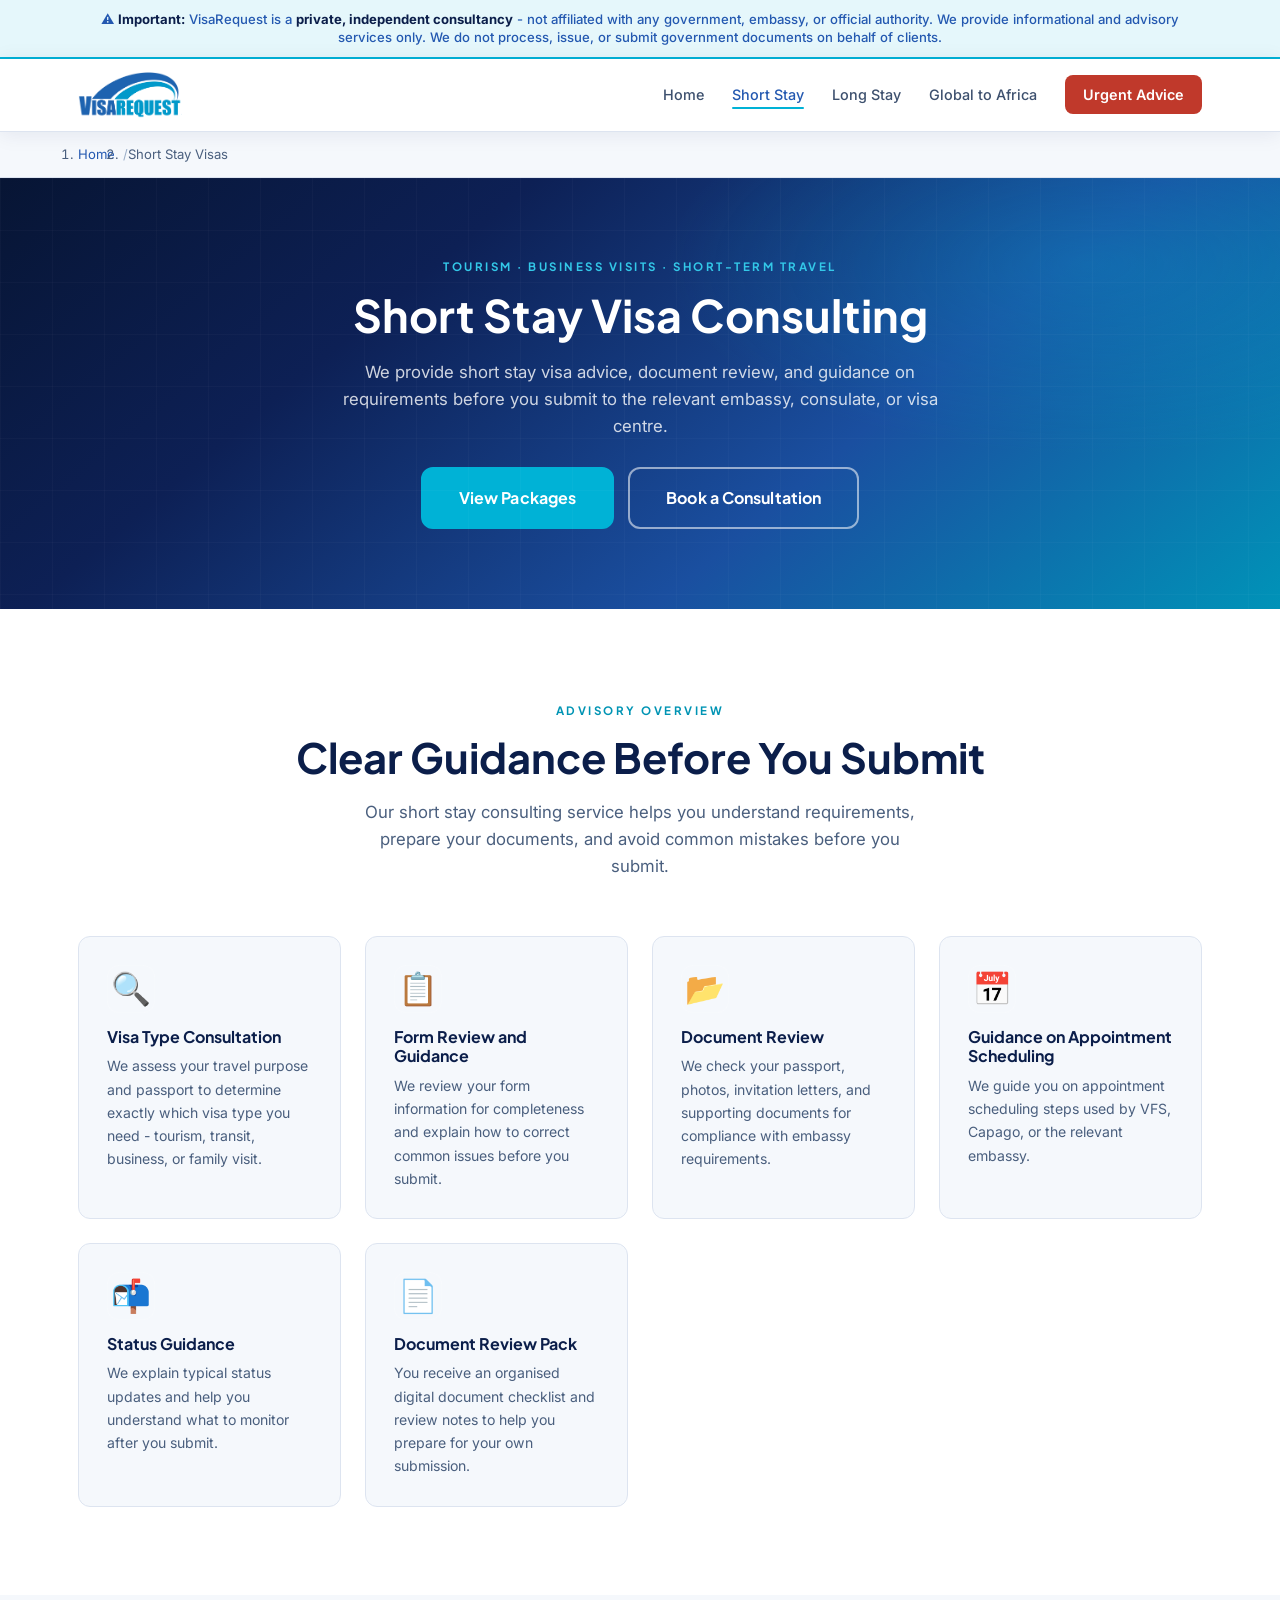
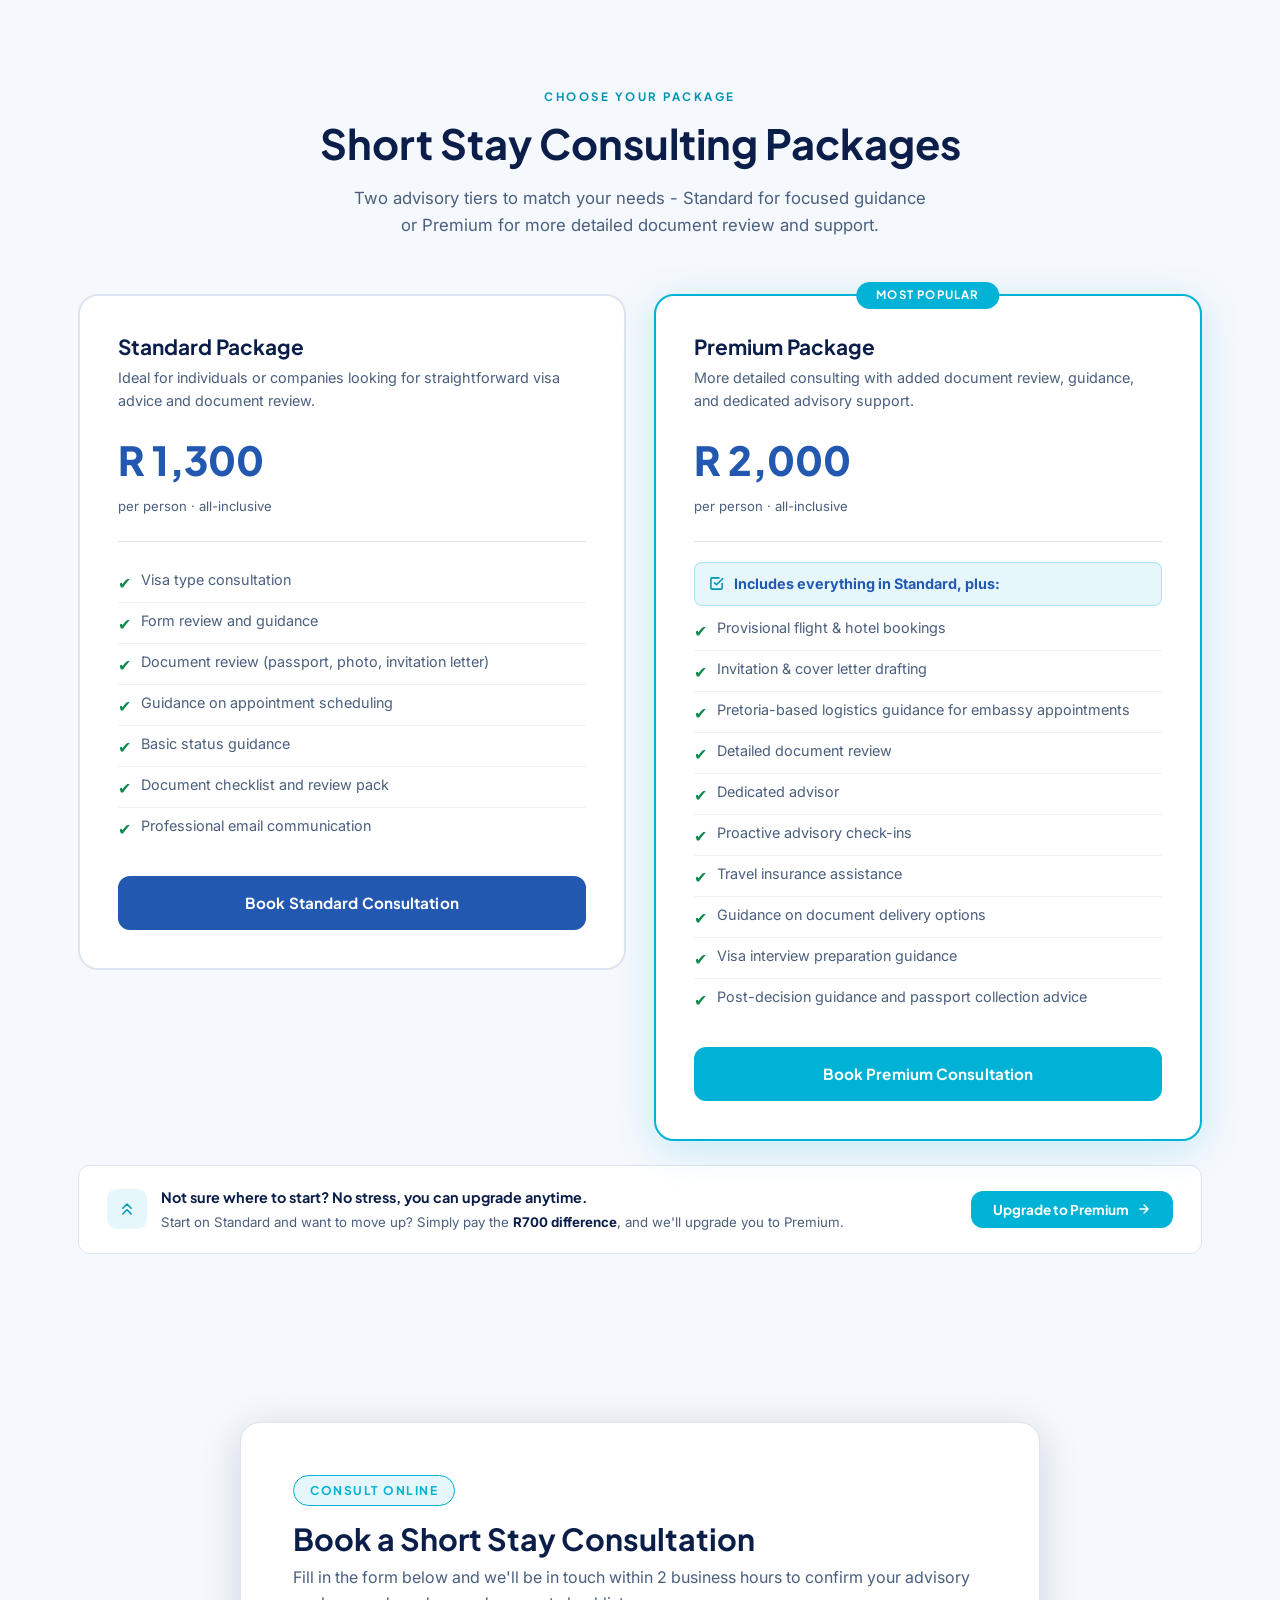
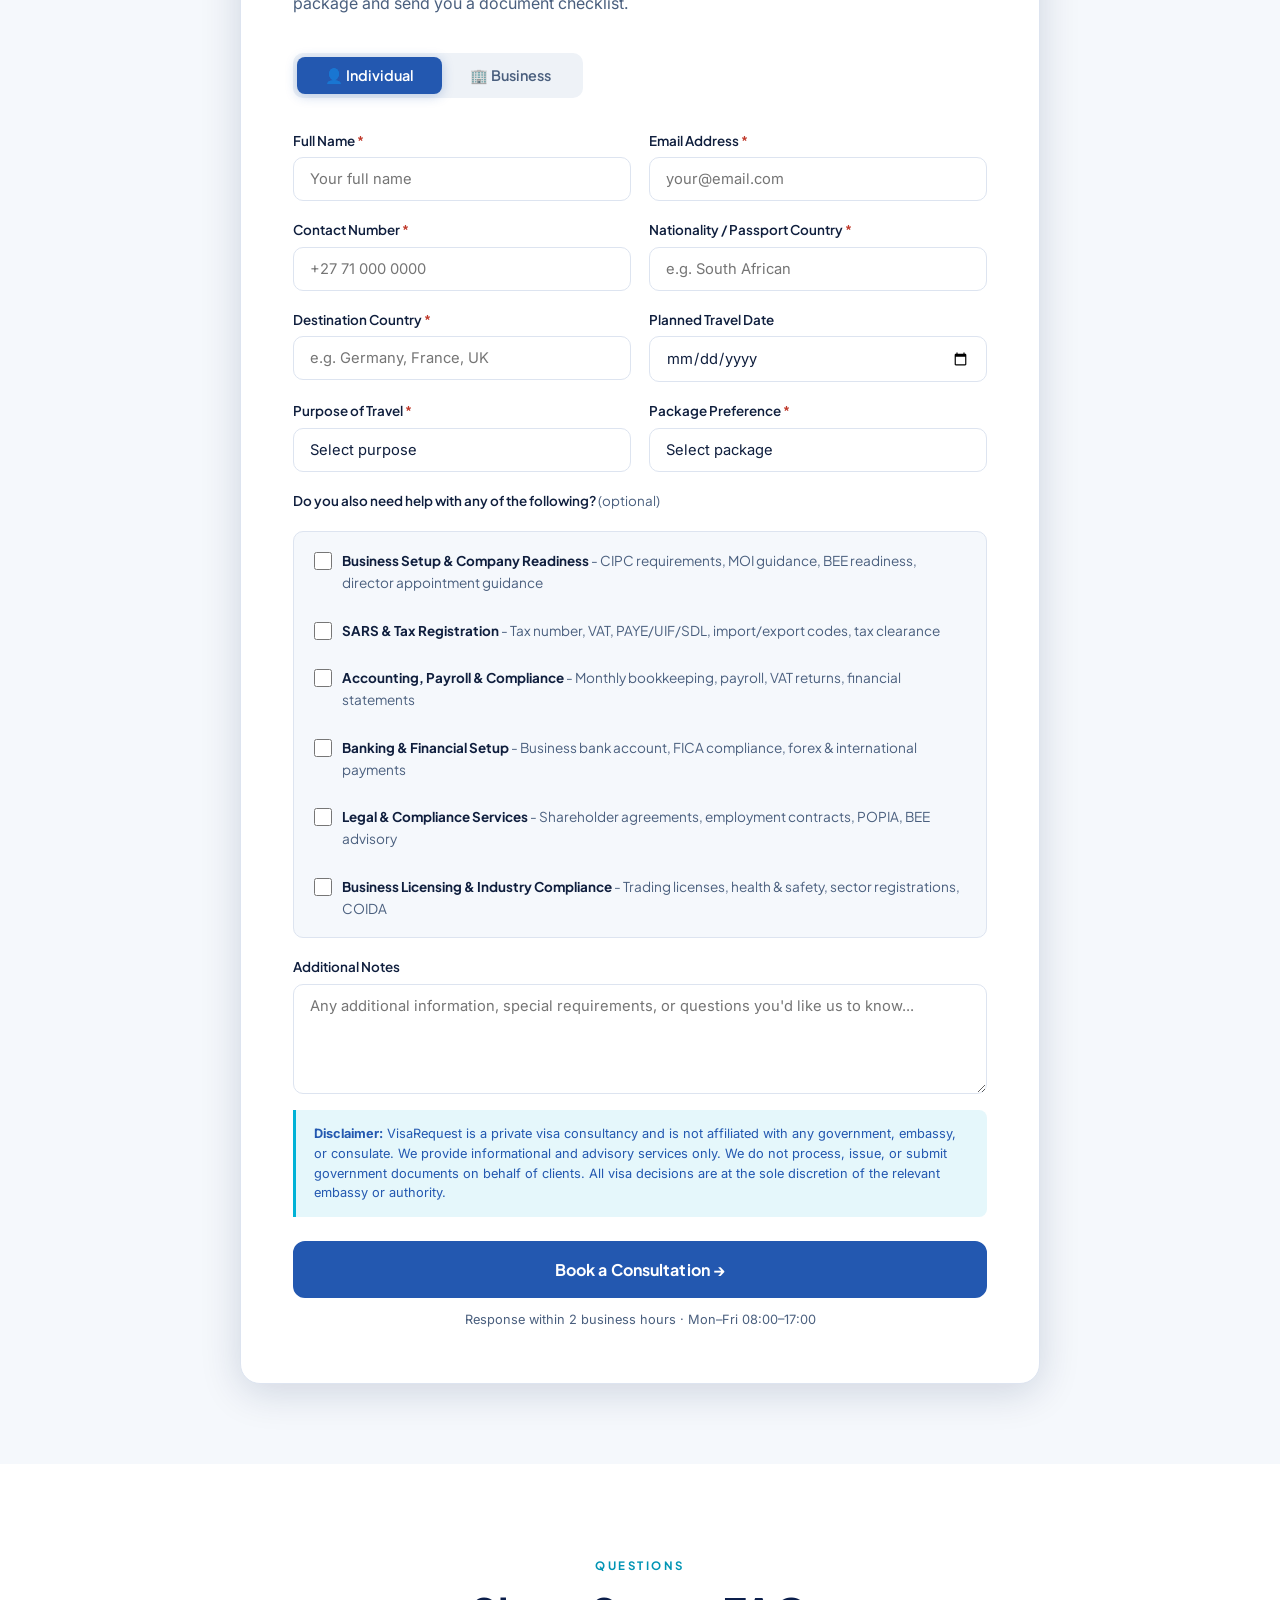
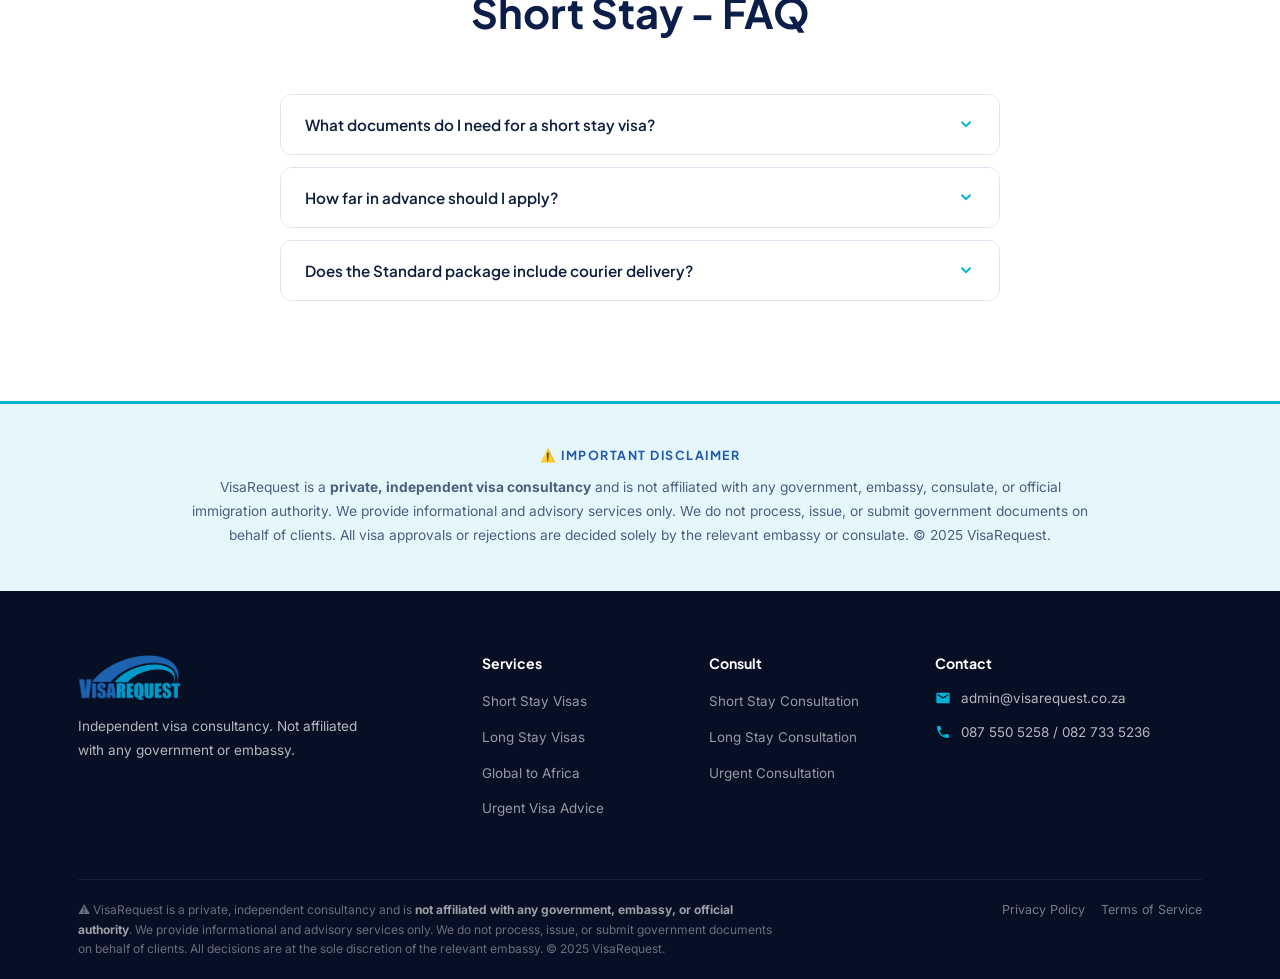
<file: short-stay.html>
<!DOCTYPE html>
<html lang="en">
<head>
  <meta charset="UTF-8">
  <meta name="viewport" content="width=device-width, initial-scale=1.0">
  <title>Short Stay Visa Consulting | VisaRequest | From R 1,300</title>
  <meta name="description" content="Short stay visa consulting, document review, and advisory guidance for tourism, business visits, and short-term travel. Private consultancy, not affiliated with any government.">
  <link rel="icon" href="logos/logo-DYOdxpw0.webp" type="image/webp">
  <link rel="stylesheet" href="css/style.css?v=2">
  <!-- Google Tag Manager -->
  <script>(function(w,d,s,l,i){w[l]=w[l]||[];w[l].push({'gtm.start':
  new Date().getTime(),event:'gtm.js'});var f=d.getElementsByTagName(s)[0],
  j=d.createElement(s),dl=l!='dataLayer'?'&l='+l:'';j.async=true;j.src=
  'https://www.googletagmanager.com/gtm.js?id='+i+dl;f.parentNode.insertBefore(j,f);
  })(window,document,'script','dataLayer','GTM-MKMHXTKN');</script>
  <!-- End Google Tag Manager -->
</head>
<body>
<!-- Google Tag Manager (noscript) -->
<noscript><iframe src="https://www.googletagmanager.com/ns.html?id=GTM-MKMHXTKN"
height="0" width="0" style="display:none;visibility:hidden"></iframe></noscript>
<!-- End Google Tag Manager -->

  <div class="disclaimer-bar">
    <div class="container">
      ⚠️ <strong>Important:</strong> VisaRequest is a <strong>private, independent consultancy</strong> - not affiliated with any government, embassy, or official authority. We provide informational and advisory services only. We do not process, issue, or submit government documents on behalf of clients.
    </div>
  </div>

  <header class="site-header">
    <div class="container">
      <div class="header-inner">
        <a href="index.html" class="logo">
          <img src="logos/logo-DYOdxpw0.webp" alt="VisaRequest logo" width="44" height="44">
          
        </a>
        <nav class="nav">
          <a href="index.html">Home</a>
          <a href="short-stay.html" class="active">Short Stay</a>
          <a href="long-stay.html">Long Stay</a>
          <a href="global-to-africa.html">Global to Africa</a>
          <a href="emergency.html" class="nav-emergency">Urgent Advice</a>
        </nav>
        <button class="mobile-menu-btn" id="mobileMenuBtn" aria-label="Open menu">
          <span></span><span></span><span></span>
        </button>
      </div>
    </div>
    <nav class="mobile-nav" id="mobileNav">
      <a href="index.html">Home</a>
      <a href="short-stay.html">Short Stay Visas</a>
      <a href="long-stay.html">Long Stay Visas</a>
      <a href="global-to-africa.html">Global to Africa</a>
      <a href="foreign-nationals.html">Foreign Nationals</a>
      <a href="emergency.html" class="nav-emergency">Urgent Visa Advice</a>
    </nav>
  </header>

  <nav class="breadcrumb" aria-label="Breadcrumb">
    <div class="container">
      <ol>
        <li><a href="index.html">Home</a></li>
        <li>Short Stay Visas</li>
      </ol>
    </div>
  </nav>

  <!-- Page Hero -->
  <section class="page-hero">
    <div class="container">
      <span class="eyebrow">Tourism · Business Visits · Short-Term Travel</span>
      <h1>Short Stay Visa Consulting</h1>
      <p>We provide short stay visa advice, document review, and guidance on requirements before you submit to the relevant embassy, consulate, or visa centre.</p>
      <div style="margin-top:28px;display:flex;gap:14px;justify-content:center;flex-wrap:wrap;">
        <a href="#packages" class="btn btn-primary btn-lg">View Packages</a>
        <a href="#apply" class="btn btn-secondary btn-lg">Book a Consultation</a>
      </div>
    </div>
  </section>

  <!-- What's Included Overview -->
  <section class="section" aria-labelledby="overview-heading">
    <div class="container">
      <div class="section-header">
        <span class="eyebrow">Advisory Overview</span>
        <h2 id="overview-heading">Clear Guidance Before You Submit</h2>
        <p>Our short stay consulting service helps you understand requirements, prepare your documents, and avoid common mistakes before you submit.</p>
      </div>
      <div class="features-grid" style="--text:#4a5568;">
        <div class="feature" style="background:var(--off-white);border:1px solid var(--gray-200);">
          <div class="feature-icon">🔍</div>
          <h4 style="color:var(--navy);">Visa Type Consultation</h4>
          <p style="color:var(--text-lt);">We assess your travel purpose and passport to determine exactly which visa type you need - tourism, transit, business, or family visit.</p>
        </div>
        <div class="feature" style="background:var(--off-white);border:1px solid var(--gray-200);">
          <div class="feature-icon">📋</div>
          <h4 style="color:var(--navy);">Form Review and Guidance</h4>
          <p style="color:var(--text-lt);">We review your form information for completeness and explain how to correct common issues before you submit.</p>
        </div>
        <div class="feature" style="background:var(--off-white);border:1px solid var(--gray-200);">
          <div class="feature-icon">📂</div>
          <h4 style="color:var(--navy);">Document Review</h4>
          <p style="color:var(--text-lt);">We check your passport, photos, invitation letters, and supporting documents for compliance with embassy requirements.</p>
        </div>
        <div class="feature" style="background:var(--off-white);border:1px solid var(--gray-200);">
          <div class="feature-icon">📅</div>
          <h4 style="color:var(--navy);">Guidance on Appointment Scheduling</h4>
          <p style="color:var(--text-lt);">We guide you on appointment scheduling steps used by VFS, Capago, or the relevant embassy.</p>
        </div>
        <div class="feature" style="background:var(--off-white);border:1px solid var(--gray-200);">
          <div class="feature-icon">📬</div>
          <h4 style="color:var(--navy);">Status Guidance</h4>
          <p style="color:var(--text-lt);">We explain typical status updates and help you understand what to monitor after you submit.</p>
        </div>
        <div class="feature" style="background:var(--off-white);border:1px solid var(--gray-200);">
          <div class="feature-icon">📄</div>
          <h4 style="color:var(--navy);">Document Review Pack</h4>
          <p style="color:var(--text-lt);">You receive an organised digital document checklist and review notes to help you prepare for your own submission.</p>
        </div>
      </div>
    </div>
  </section>

  <!-- Packages -->
  <section class="section section--gray" id="packages" aria-labelledby="packages-heading">
    <div class="container">
      <div class="section-header">
        <span class="eyebrow">Choose Your Package</span>
        <h2 id="packages-heading">Short Stay Consulting Packages</h2>
        <p>Two advisory tiers to match your needs - Standard for focused guidance or Premium for more detailed document review and support.</p>
      </div>
      <div class="pricing-grid">
        <!-- Standard -->
        <div class="pricing-card">
          <h3>Standard Package</h3>
          <p style="font-size:.9rem;color:var(--text-lt);margin-bottom:8px;">Ideal for individuals or companies looking for straightforward visa advice and document review.</p>
          <div class="price">R 1,300</div>
          <div class="price-note">per person · all-inclusive</div>
          <div class="pricing-divider"></div>
          <ul class="pricing-features">
            <li><span class="check">✔</span> Visa type consultation</li>
            <li><span class="check">✔</span> Form review and guidance</li>
            <li><span class="check">✔</span> Document review (passport, photo, invitation letter)</li>
            <li><span class="check">✔</span> Guidance on appointment scheduling</li>
            <li><span class="check">✔</span> Basic status guidance</li>
            <li><span class="check">✔</span> Document checklist and review pack</li>
            <li><span class="check">✔</span> Professional email communication</li>
          </ul>
          <a href="#apply" class="btn btn-navy btn-full">Book Standard Consultation</a>
        </div>
        <!-- Premium -->
        <div class="pricing-card featured">
          <div class="pricing-badge">Most Popular</div>
          <h3>Premium Package</h3>
          <p style="font-size:.9rem;color:var(--text-lt);margin-bottom:8px;">More detailed consulting with added document review, guidance, and dedicated advisory support.</p>
          <div class="price">R 2,000</div>
          <div class="price-note">per person · all-inclusive</div>
          <div class="pricing-divider"></div>
          <ul class="pricing-features">
            <li style="background:var(--cyan-pale);border:1.5px solid rgba(0,178,214,.25);border-radius:8px;padding:10px 14px;margin-bottom:4px;display:flex;align-items:center;gap:10px;font-weight:700;color:var(--blue);border-bottom:1.5px solid rgba(0,178,214,.25);">
              <svg width="15" height="15" viewBox="0 0 24 24" fill="none" stroke="var(--cyan-deep)" stroke-width="2.5" stroke-linecap="round" stroke-linejoin="round" aria-hidden="true"><polyline points="9 11 12 14 22 4"/><path d="M21 12v7a2 2 0 01-2 2H5a2 2 0 01-2-2V5a2 2 0 012-2h11"/></svg>
              Includes everything in Standard, plus:
            </li>
            <li><span class="check">✔</span> Provisional flight &amp; hotel bookings</li>
            <li><span class="check">✔</span> Invitation &amp; cover letter drafting</li>
            <li><span class="check">✔</span> Pretoria-based logistics guidance for embassy appointments</li>
            <li><span class="check">✔</span> Detailed document review</li>
            <li><span class="check">✔</span> Dedicated advisor</li>
            <li><span class="check">✔</span> Proactive advisory check-ins</li>
            <li><span class="check">✔</span> Travel insurance assistance</li>
            <li><span class="check">✔</span> Guidance on document delivery options</li>
            <li><span class="check">✔</span> Visa interview preparation guidance</li>
            <li><span class="check">✔</span> Post-decision guidance and passport collection advice</li>
          </ul>
          <a href="#apply" class="btn btn-primary btn-full">Book Premium Consultation</a>
        </div>
      </div>

      <!-- Upgrade strip -->
      <div style="margin-top:24px;background:var(--white);border:1.5px solid var(--gray-200);border-radius:var(--radius);padding:20px 28px;display:flex;align-items:center;justify-content:space-between;gap:20px;flex-wrap:wrap;">
        <div style="display:flex;align-items:center;gap:14px;">
          <div style="width:40px;height:40px;background:var(--cyan-pale);border-radius:10px;display:flex;align-items:center;justify-content:center;flex-shrink:0;">
            <svg width="20" height="20" viewBox="0 0 24 24" fill="none" stroke="var(--cyan-deep)" stroke-width="1.8" stroke-linecap="round" stroke-linejoin="round" aria-hidden="true"><polyline points="17 11 12 6 7 11"/><polyline points="17 18 12 13 7 18"/></svg>
          </div>
          <div>
            <div style="font-size:.9rem;font-weight:700;color:var(--navy);font-family:'Plus Jakarta Sans',sans-serif;">Not sure where to start? No stress, you can upgrade anytime.</div>
            <div style="font-size:.83rem;color:var(--text-lt);margin-top:3px;">Start on Standard and want to move up? Simply pay the <strong style="color:var(--navy);">R700 difference</strong>, and we'll upgrade you to Premium.</div>
          </div>
        </div>
        <button type="button" onclick="document.getElementById('upgrade-modal').style.display='flex'" style="display:inline-flex;align-items:center;gap:8px;padding:10px 22px;background:var(--cyan);color:var(--white);border-radius:var(--radius);font-size:.85rem;font-weight:700;font-family:'Plus Jakarta Sans',sans-serif;white-space:nowrap;transition:all .25s;flex-shrink:0;border:none;cursor:pointer;" onmouseover="this.style.background='var(--cyan-lt)'" onmouseout="this.style.background='var(--cyan)'">
          Upgrade to Premium
          <svg width="14" height="14" viewBox="0 0 24 24" fill="none" stroke="currentColor" stroke-width="2.5" stroke-linecap="round" stroke-linejoin="round" aria-hidden="true"><path d="M5 12h14M12 5l7 7-7 7"/></svg>
        </button>
      </div>

    </div>
  </section>

  <!-- Consultation Form -->
  <section class="form-section" id="apply" aria-labelledby="apply-heading">
    <div class="container">
      <div class="form-wrapper">
        <div class="form-header">
          <span style="display:inline-block;background:var(--cyan-pale);color:var(--cyan);border:1px solid var(--cyan);padding:5px 16px;border-radius:999px;font-size:.75rem;font-weight:700;text-transform:uppercase;letter-spacing:1.5px;font-family:'Plus Jakarta Sans',sans-serif;margin-bottom:14px;">Consult Online</span>
          <h2 id="apply-heading">Book a Short Stay Consultation</h2>
          <p>Fill in the form below and we'll be in touch within 2 business hours to confirm your advisory package and send you a document checklist.</p>
        </div>

        <div class="toggle-type">
          <button type="button" data-type="individual" class="active">👤 Individual</button>
          <button type="button" data-type="business">🏢 Business</button>
        </div>

        <form class="visa-form" action="https://formspree.io/f/xaqvwgnw" method="POST" data-thank-you-url="https://visa.visa-request.co.za/thank-you" novalidate>
          <input type="hidden" name="_next" value="https://visa.visa-request.co.za/thank-you">
          <input type="hidden" name="service" value="Short Stay Visa Consultation">
          <input type="hidden" name="applicant_type" value="individual">

          <div class="form-grid">
            <div class="form-group">
              <label>Full Name <span class="required">*</span></label>
              <input type="text" name="full_name" placeholder="Your full name" required>
            </div>
            <div class="form-group">
              <label>Email Address <span class="required">*</span></label>
              <input type="email" name="email" placeholder="your@email.com" required>
            </div>
            <div class="form-group">
              <label>Contact Number <span class="required">*</span></label>
              <input type="tel" name="phone" placeholder="+27 71 000 0000" required>
            </div>
            <div class="form-group">
              <label>Nationality / Passport Country <span class="required">*</span></label>
              <input type="text" name="nationality" placeholder="e.g. South African" required>
            </div>
            <div class="form-group">
              <label>Destination Country <span class="required">*</span></label>
              <input type="text" name="destination" placeholder="e.g. Germany, France, UK" required>
            </div>
            <div class="form-group">
              <label>Planned Travel Date</label>
              <input type="date" name="travel_date">
            </div>
            <div class="form-group">
              <label>Purpose of Travel <span class="required">*</span></label>
              <select name="travel_purpose" required>
                <option value="" disabled selected>Select purpose</option>
                <option value="tourism">Tourism / Holiday</option>
                <option value="business_visit">Business Visit</option>
                <option value="family_visit">Family / Friend Visit</option>
                <option value="transit">Transit</option>
                <option value="medical">Medical</option>
                <option value="other">Other</option>
              </select>
            </div>
            <div class="form-group">
              <label>Package Preference <span class="required">*</span></label>
              <select name="package" required>
                <option value="" disabled selected>Select package</option>
                <option value="standard">Standard - R 1,300</option>
                <option value="premium">Premium - R 2,000</option>
                <option value="unsure">Not sure - advise me</option>
              </select>
            </div>
            <div class="form-group full business-only" style="display:none;">
              <label>Company Name <span class="required">*</span></label>
              <input type="text" name="company_name" placeholder="Your registered company name">
            </div>
            <div class="form-group business-only" style="display:none;">
              <label>VAT Number</label>
              <input type="text" name="vat_number" placeholder="e.g. 4123456789">
              <span class="form-note">Leave blank if not VAT registered.</span>
            </div>
            <div class="form-group business-only" style="display:none;">
              <label>Number of Applicants</label>
              <input type="number" name="num_applicants" placeholder="e.g. 3" min="1">
            </div>
            <div class="form-group full business-only" style="display:none;">
              <label>Business Address <span class="required">*</span></label>
              <textarea name="business_address" placeholder="Street address, suburb, city, postal code" style="min-height:80px;"></textarea>
            </div>
            <div class="form-group full">
              <label style="margin-bottom:10px;">Do you also need help with any of the following? <span style="font-weight:400;color:var(--text-lt);">(optional)</span></label>
              <div class="checkbox-group">
                <label class="checkbox-label">
                  <input type="checkbox" name="extra_services[]" value="company_registration" >
                  <span><strong>Business Setup &amp; Company Readiness</strong> <span style="color:var(--text-lt);font-size:.85rem;">- CIPC requirements, MOI guidance, BEE readiness, director appointment guidance</span></span>
                </label>
                <label class="checkbox-label">
                  <input type="checkbox" name="extra_services[]" value="tax_registration" >
                  <span><strong>SARS &amp; Tax Registration</strong> <span style="color:var(--text-lt);font-size:.85rem;">- Tax number, VAT, PAYE/UIF/SDL, import/export codes, tax clearance</span></span>
                </label>
                <label class="checkbox-label">
                  <input type="checkbox" name="extra_services[]" value="accounting_payroll" >
                  <span><strong>Accounting, Payroll &amp; Compliance</strong> <span style="color:var(--text-lt);font-size:.85rem;">- Monthly bookkeeping, payroll, VAT returns, financial statements</span></span>
                </label>
                <label class="checkbox-label">
                  <input type="checkbox" name="extra_services[]" value="banking_setup" >
                  <span><strong>Banking &amp; Financial Setup</strong> <span style="color:var(--text-lt);font-size:.85rem;">- Business bank account, FICA compliance, forex &amp; international payments</span></span>
                </label>
                <label class="checkbox-label">
                  <input type="checkbox" name="extra_services[]" value="legal_compliance" >
                  <span><strong>Legal &amp; Compliance Services</strong> <span style="color:var(--text-lt);font-size:.85rem;">- Shareholder agreements, employment contracts, POPIA, BEE advisory</span></span>
                </label>
                <label class="checkbox-label">
                  <input type="checkbox" name="extra_services[]" value="licensing" >
                  <span><strong>Business Licensing &amp; Industry Compliance</strong> <span style="color:var(--text-lt);font-size:.85rem;">- Trading licenses, health &amp; safety, sector registrations, COIDA</span></span>
                </label>
              </div>
            </div>
            <div class="form-group full">
              <label>Additional Notes</label>
              <textarea name="notes" placeholder="Any additional information, special requirements, or questions you'd like us to know..."></textarea>
            </div>
          </div>

          <div class="form-disclaimer">
            <strong>Disclaimer:</strong> VisaRequest is a private visa consultancy and is not affiliated with any government, embassy, or consulate. We provide informational and advisory services only. We do not process, issue, or submit government documents on behalf of clients. All visa decisions are at the sole discretion of the relevant embassy or authority.
          </div>

          <div class="form-submit-area">
            <button type="submit" class="btn btn-navy btn-lg btn-full">Book a Consultation →</button>
            <p style="text-align:center;font-size:.8rem;color:var(--text-lt);margin-top:12px;">Response within 2 business hours · Mon–Fri 08:00–17:00</p>
          </div>
        </form>
      </div>
    </div>
  </section>

  <!-- FAQ Short Stay -->
  <section class="section" aria-labelledby="faq-heading">
    <div class="container">
      <div class="section-header">
        <span class="eyebrow">Questions</span>
        <h2 id="faq-heading">Short Stay - FAQ</h2>
      </div>
      <div class="faq-list">
        <div class="faq-item">
          <button class="faq-q">
            What documents do I need for a short stay visa?
            <svg width="18" height="18" viewBox="0 0 24 24" fill="none" stroke="currentColor" stroke-width="2.5"><path d="M6 9l6 6 6-6"/></svg>
          </button>
          <div class="faq-a">Typical requirements include a valid passport, passport-sized photos, completed application forms, proof of accommodation, return flight bookings, bank statements (last 3 months), travel insurance, and an invitation letter if applicable. We provide a detailed checklist specific to your destination country after your enquiry.</div>
        </div>
        <div class="faq-item">
          <button class="faq-q">
            How far in advance should I apply?
            <svg width="18" height="18" viewBox="0 0 24 24" fill="none" stroke="currentColor" stroke-width="2.5"><path d="M6 9l6 6 6-6"/></svg>
          </button>
          <div class="faq-a">We recommend preparing documents at least 6-8 weeks before your intended travel date for Schengen and European visas. Some embassies accept applications up to 6 months in advance. For tight timelines, ask about our urgent visa consultation.</div>
        </div>
        <div class="faq-item">
          <button class="faq-q">
            Does the Standard package include courier delivery?
            <svg width="18" height="18" viewBox="0 0 24 24" fill="none" stroke="currentColor" stroke-width="2.5"><path d="M6 9l6 6 6-6"/></svg>
          </button>
          <div class="faq-a">No. We provide guidance on document delivery and submission options, but clients submit their own documents directly to the relevant visa centre, embassy, consulate, or official authority.</div>
        </div>
      </div>
    </div>
  </section>

  <section class="disclaimer-section" id="disclaimer">
    <div class="container">
      <div class="disclaimer-box">
        <h4>⚠️ Important Disclaimer</h4>
        <p>VisaRequest is a <strong>private, independent visa consultancy</strong> and is not affiliated with any government, embassy, consulate, or official immigration authority. We provide informational and advisory services only. We do not process, issue, or submit government documents on behalf of clients. All visa approvals or rejections are decided solely by the relevant embassy or consulate. © 2025 VisaRequest.</p>
      </div>
    </div>
  </section>

  <footer class="site-footer">
    <div class="container">
      <div class="footer-grid">
        <div class="footer-brand">
          <div class="logo">
            <img src="logos/logo-DYOdxpw0.webp" alt="VisaRequest" width="40" height="40">
            
          </div>
          <p>Independent visa consultancy. Not affiliated with any government or embassy.</p>
        </div>
        <div class="footer-col">
          <h5>Services</h5>
          <ul>
            <li><a href="short-stay.html">Short Stay Visas</a></li>
            <li><a href="long-stay.html">Long Stay Visas</a></li>
            <li><a href="global-to-africa.html">Global to Africa</a></li>
            <li><a href="emergency.html">Urgent Visa Advice</a></li>
          </ul>
        </div>
        <div class="footer-col">
          <h5>Consult</h5>
          <ul>
            <li><a href="#apply">Short Stay Consultation</a></li>
            <li><a href="long-stay.html#apply">Long Stay Consultation</a></li>
            <li><a href="emergency.html#emergency-form">Urgent Consultation</a></li>
          </ul>
        </div>
        <div class="footer-col">
          <h5>Contact</h5>
          <div class="footer-contact-item">
            <svg width="16" height="16" viewBox="0 0 24 24" fill="currentColor"><path d="M20 4H4c-1.1 0-2 .9-2 2v12c0 1.1.9 2 2 2h16c1.1 0 2-.9 2-2V6c0-1.1-.9-2-2-2zm0 4l-8 5-8-5V6l8 5 8-5v2z"/></svg>
            admin@visarequest.co.za
          </div>
          <div class="footer-contact-item">
            <svg width="16" height="16" viewBox="0 0 24 24" fill="currentColor"><path d="M6.62 10.79c1.44 2.83 3.76 5.14 6.59 6.59l2.2-2.2c.27-.27.67-.36 1.02-.24 1.12.37 2.33.57 3.57.57.55 0 1 .45 1 1V20c0 .55-.45 1-1 1-9.39 0-17-7.61-17-17 0-.55.45-1 1-1h3.5c.55 0 1 .45 1 1 0 1.25.2 2.45.57 3.57.11.35.03.74-.25 1.02l-2.2 2.2z"/></svg>
            087 550 5258 / 082 733 5236
          </div>
        </div>
      </div>
      <div class="footer-bottom">
        <p class="footer-disclaimer">⚠️ VisaRequest is a private, independent consultancy and is <strong>not affiliated with any government, embassy, or official authority</strong>. We provide informational and advisory services only. We do not process, issue, or submit government documents on behalf of clients. All decisions are at the sole discretion of the relevant embassy. © 2025 VisaRequest.</p>
        <div class="footer-legal">
          <a href="privacy.html">Privacy Policy</a>
          <a href="terms.html">Terms of Service</a>
        </div>
      </div>
    </div>
  </footer>

  <!-- Upgrade to Premium Modal -->
  <div id="upgrade-modal" style="display:none;position:fixed;inset:0;background:rgba(10,20,40,.55);z-index:9999;align-items:center;justify-content:center;padding:20px;" onclick="if(event.target===this)this.style.display='none'">
    <div style="background:#fff;border-radius:16px;padding:36px 32px;max-width:440px;width:100%;box-shadow:0 20px 60px rgba(0,0,0,.18);position:relative;">
      <button type="button" onclick="document.getElementById('upgrade-modal').style.display='none'" style="position:absolute;top:16px;right:16px;background:none;border:none;cursor:pointer;color:#8898aa;font-size:1.4rem;line-height:1;" aria-label="Close">&times;</button>
      <div style="margin-bottom:20px;">
        <span style="display:inline-block;background:var(--cyan-pale);color:var(--cyan);border:1px solid var(--cyan);padding:4px 14px;border-radius:999px;font-size:.72rem;font-weight:700;text-transform:uppercase;letter-spacing:1.5px;font-family:'Plus Jakarta Sans',sans-serif;margin-bottom:10px;">Consultation Upgrade</span>
        <h3 style="font-size:1.25rem;font-weight:800;color:var(--navy);margin:0 0 6px;font-family:'Plus Jakarta Sans',sans-serif;">Upgrade to Premium</h3>
        <p style="font-size:.87rem;color:var(--text-lt);margin:0;">We'll get your advisory package switched over quickly. Just fill in your details below.</p>
      </div>
      <form class="visa-form" action="https://formspree.io/f/xaqvwgnw" method="POST" data-thank-you-url="https://visa.visa-request.co.za/thank-you" style="display:flex;flex-direction:column;gap:14px;">
        <input type="hidden" name="_next" value="https://visa.visa-request.co.za/thank-you">
        <input type="hidden" name="service" value="Short Stay Visa Consultation - Upgrade Request">
        <div>
          <label style="display:block;font-size:.82rem;font-weight:600;color:var(--navy);margin-bottom:5px;font-family:'Plus Jakarta Sans',sans-serif;">First Name <span style="color:#e53e3e;">*</span></label>
          <input type="text" name="first_name" placeholder="Your first name" required style="width:100%;padding:10px 14px;border:1.5px solid var(--gray-200);border-radius:10px;font-size:.9rem;font-family:'Plus Jakarta Sans',sans-serif;outline:none;box-sizing:border-box;transition:border .2s;" onfocus="this.style.borderColor='var(--cyan)'" onblur="this.style.borderColor='var(--gray-200)'">
        </div>
        <div>
          <label style="display:block;font-size:.82rem;font-weight:600;color:var(--navy);margin-bottom:5px;font-family:'Plus Jakarta Sans',sans-serif;">Surname <span style="color:#e53e3e;">*</span></label>
          <input type="text" name="surname" placeholder="Your surname" required style="width:100%;padding:10px 14px;border:1.5px solid var(--gray-200);border-radius:10px;font-size:.9rem;font-family:'Plus Jakarta Sans',sans-serif;outline:none;box-sizing:border-box;transition:border .2s;" onfocus="this.style.borderColor='var(--cyan)'" onblur="this.style.borderColor='var(--gray-200)'">
        </div>
        <div>
          <label style="display:block;font-size:.82rem;font-weight:600;color:var(--navy);margin-bottom:5px;font-family:'Plus Jakarta Sans',sans-serif;">Email Address <span style="color:#e53e3e;">*</span></label>
          <input type="email" name="email" placeholder="your@email.com" required style="width:100%;padding:10px 14px;border:1.5px solid var(--gray-200);border-radius:10px;font-size:.9rem;font-family:'Plus Jakarta Sans',sans-serif;outline:none;box-sizing:border-box;transition:border .2s;" onfocus="this.style.borderColor='var(--cyan)'" onblur="this.style.borderColor='var(--gray-200)'">
        </div>
        <label style="display:flex;align-items:flex-start;gap:10px;cursor:pointer;padding:12px 14px;background:var(--off-white);border:1.5px solid var(--gray-200);border-radius:10px;">
          <input type="checkbox" name="wants_upgrade" value="Yes, I want to upgrade to Premium" checked style="width:17px;height:17px;flex-shrink:0;margin-top:2px;accent-color:#00B2D6;cursor:pointer;">
          <span style="font-size:.85rem;color:var(--navy);font-family:'Plus Jakarta Sans',sans-serif;font-weight:500;">Yes, I want to upgrade to Premium</span>
        </label>
        <button type="submit" style="padding:12px 20px;background:var(--cyan);color:#fff;border:none;border-radius:10px;font-size:.9rem;font-weight:700;font-family:'Plus Jakarta Sans',sans-serif;cursor:pointer;transition:background .2s;margin-top:4px;" onmouseover="this.style.background='var(--cyan-lt)'" onmouseout="this.style.background='var(--cyan)'">
          Send Upgrade Request →
        </button>
      </form>
    </div>
  </div>

  <script src="js/main.js?v=4"></script>
</body>
</html>
</file>
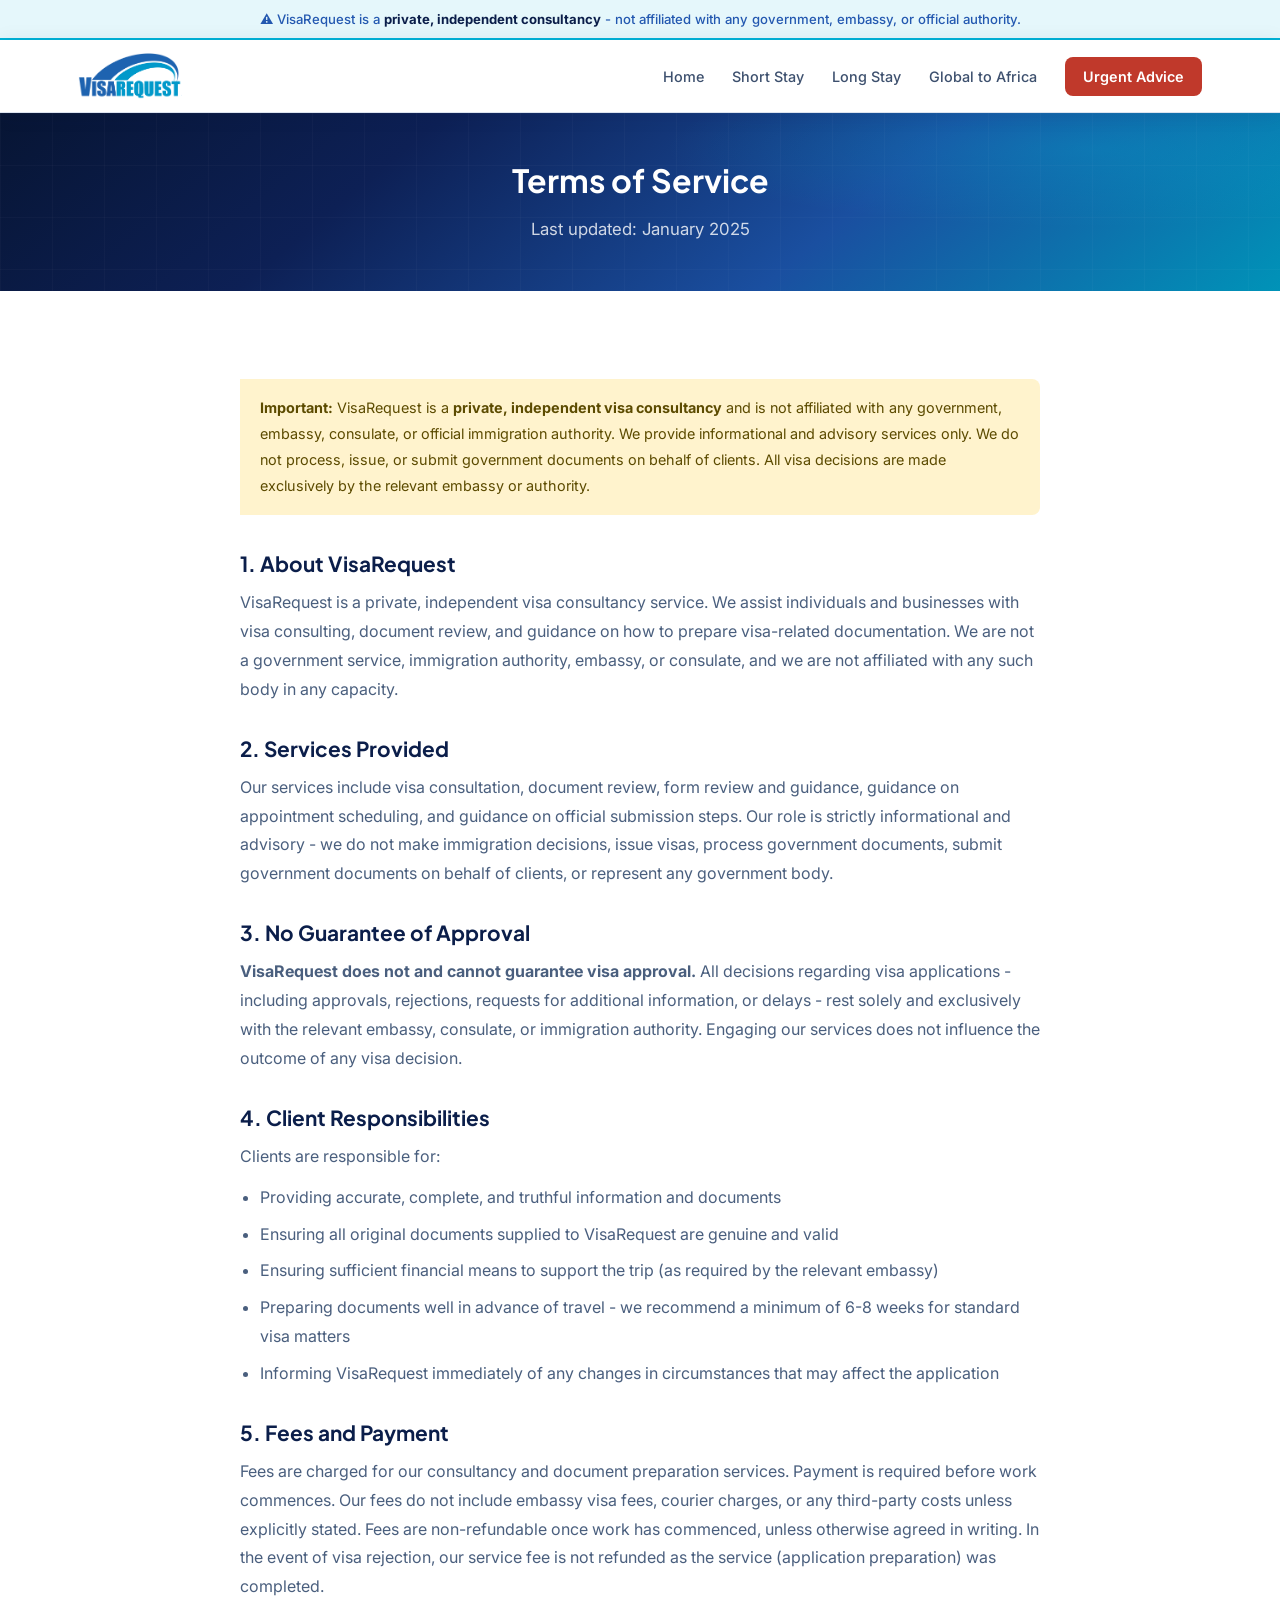
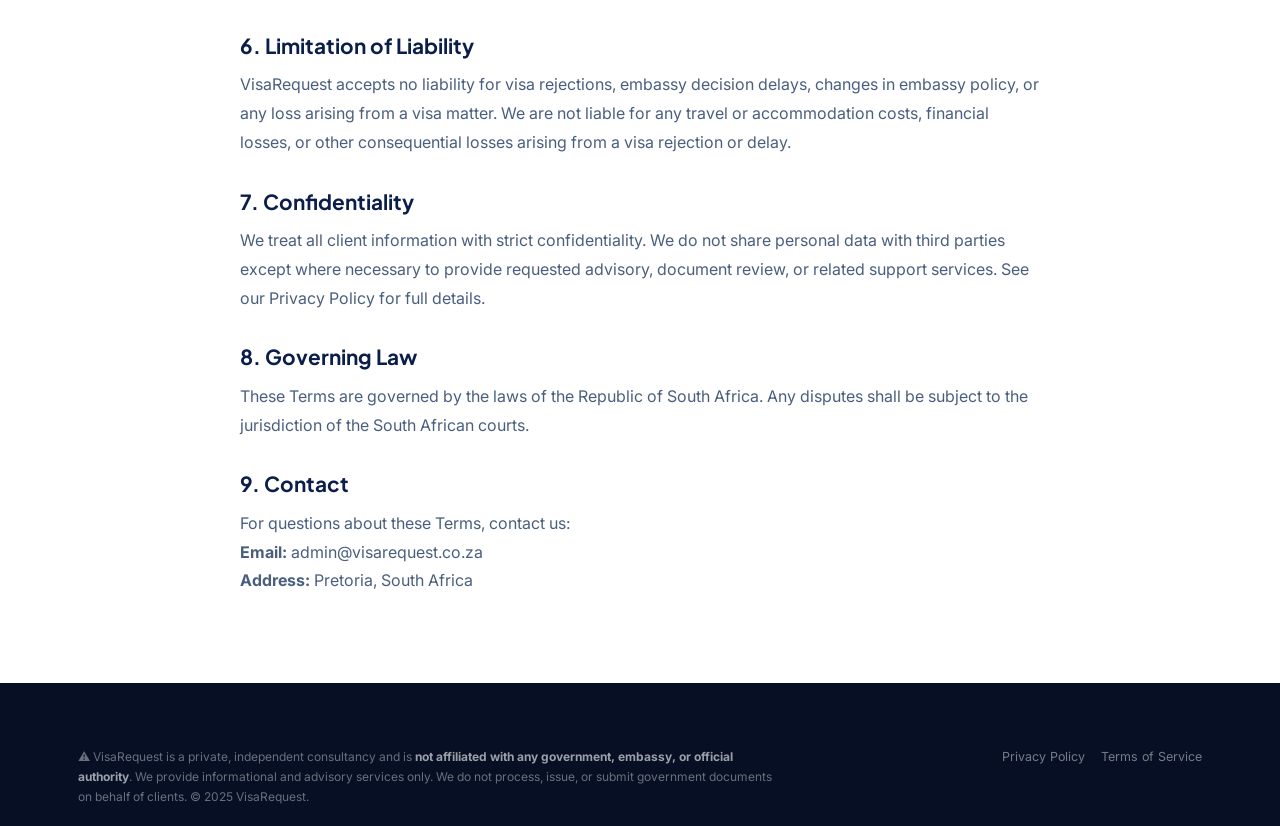
<file: terms.html>
<!DOCTYPE html>
<html lang="en">
<head>
  <meta charset="UTF-8">
  <meta name="viewport" content="width=device-width, initial-scale=1.0">
  <title>Terms of Service | VisaRequest</title>
  <meta name="description" content="VisaRequest Terms of Service - the terms governing use of our private visa consultancy services.">
  <link rel="icon" href="logos/logo-DYOdxpw0.webp" type="image/webp">
  <link rel="stylesheet" href="css/style.css?v=2">
  <!-- Google Tag Manager -->
  <script>(function(w,d,s,l,i){w[l]=w[l]||[];w[l].push({'gtm.start':
  new Date().getTime(),event:'gtm.js'});var f=d.getElementsByTagName(s)[0],
  j=d.createElement(s),dl=l!='dataLayer'?'&l='+l:'';j.async=true;j.src=
  'https://www.googletagmanager.com/gtm.js?id='+i+dl;f.parentNode.insertBefore(j,f);
  })(window,document,'script','dataLayer','GTM-MKMHXTKN');</script>
  <!-- End Google Tag Manager -->
</head>
<body>
<!-- Google Tag Manager (noscript) -->
<noscript><iframe src="https://www.googletagmanager.com/ns.html?id=GTM-MKMHXTKN"
height="0" width="0" style="display:none;visibility:hidden"></iframe></noscript>
<!-- End Google Tag Manager -->

  <div class="disclaimer-bar">
    <div class="container">
      ⚠️ VisaRequest is a <strong>private, independent consultancy</strong> - not affiliated with any government, embassy, or official authority.
    </div>
  </div>

  <header class="site-header">
    <div class="container">
      <div class="header-inner">
        <a href="index.html" class="logo">
          <img src="logos/logo-DYOdxpw0.webp" alt="VisaRequest logo" width="44" height="44">
          
        </a>
        <nav class="nav">
          <a href="index.html">Home</a>
          <a href="short-stay.html">Short Stay</a>
          <a href="long-stay.html">Long Stay</a>
          <a href="global-to-africa.html">Global to Africa</a>
          <a href="emergency.html" class="nav-emergency">Urgent Advice</a>
        </nav>
        <button class="mobile-menu-btn" id="mobileMenuBtn" aria-label="Open menu">
          <span></span><span></span><span></span>
        </button>
      </div>
    </div>
    <nav class="mobile-nav" id="mobileNav">
      <a href="index.html">Home</a>
      <a href="short-stay.html">Short Stay Visas</a>
      <a href="long-stay.html">Long Stay Visas</a>
      <a href="global-to-africa.html">Global to Africa</a>
      <a href="emergency.html" class="nav-emergency">Urgent Visa Advice</a>
    </nav>
  </header>

  <section class="page-hero" style="padding:48px 0;">
    <div class="container">
      <h1 style="font-size:2rem;">Terms of Service</h1>
      <p>Last updated: January 2025</p>
    </div>
  </section>

  <section class="section">
    <div class="container">
      <div style="max-width:800px;margin:0 auto;line-height:1.8;color:var(--text-lt);">

        <div style="background:#fff3cd;border-left:4px solid var(--gold);padding:16px 20px;border-radius:0 8px 8px 0;margin-bottom:36px;font-size:.9rem;color:#5c4b00;">
          <strong>Important:</strong> VisaRequest is a <strong>private, independent visa consultancy</strong> and is not affiliated with any government, embassy, consulate, or official immigration authority. We provide informational and advisory services only. We do not process, issue, or submit government documents on behalf of clients. All visa decisions are made exclusively by the relevant embassy or authority.
        </div>

        <h2 style="color:var(--navy);font-size:1.3rem;margin:32px 0 12px;">1. About VisaRequest</h2>
        <p>VisaRequest is a private, independent visa consultancy service. We assist individuals and businesses with visa consulting, document review, and guidance on how to prepare visa-related documentation. We are not a government service, immigration authority, embassy, or consulate, and we are not affiliated with any such body in any capacity.</p>

        <h2 style="color:var(--navy);font-size:1.3rem;margin:32px 0 12px;">2. Services Provided</h2>
        <p>Our services include visa consultation, document review, form review and guidance, guidance on appointment scheduling, and guidance on official submission steps. Our role is strictly informational and advisory - we do not make immigration decisions, issue visas, process government documents, submit government documents on behalf of clients, or represent any government body.</p>

        <h2 style="color:var(--navy);font-size:1.3rem;margin:32px 0 12px;">3. No Guarantee of Approval</h2>
        <p><strong>VisaRequest does not and cannot guarantee visa approval.</strong> All decisions regarding visa applications - including approvals, rejections, requests for additional information, or delays - rest solely and exclusively with the relevant embassy, consulate, or immigration authority. Engaging our services does not influence the outcome of any visa decision.</p>

        <h2 style="color:var(--navy);font-size:1.3rem;margin:32px 0 12px;">4. Client Responsibilities</h2>
        <p>Clients are responsible for:</p>
        <ul style="margin:12px 0 12px 20px;list-style:disc;">
          <li style="margin-bottom:8px;">Providing accurate, complete, and truthful information and documents</li>
          <li style="margin-bottom:8px;">Ensuring all original documents supplied to VisaRequest are genuine and valid</li>
          <li style="margin-bottom:8px;">Ensuring sufficient financial means to support the trip (as required by the relevant embassy)</li>
          <li style="margin-bottom:8px;">Preparing documents well in advance of travel - we recommend a minimum of 6-8 weeks for standard visa matters</li>
          <li style="margin-bottom:8px;">Informing VisaRequest immediately of any changes in circumstances that may affect the application</li>
        </ul>

        <h2 style="color:var(--navy);font-size:1.3rem;margin:32px 0 12px;">5. Fees and Payment</h2>
        <p>Fees are charged for our consultancy and document preparation services. Payment is required before work commences. Our fees do not include embassy visa fees, courier charges, or any third-party costs unless explicitly stated. Fees are non-refundable once work has commenced, unless otherwise agreed in writing. In the event of visa rejection, our service fee is not refunded as the service (application preparation) was completed.</p>

        <h2 style="color:var(--navy);font-size:1.3rem;margin:32px 0 12px;">6. Limitation of Liability</h2>
        <p>VisaRequest accepts no liability for visa rejections, embassy decision delays, changes in embassy policy, or any loss arising from a visa matter. We are not liable for any travel or accommodation costs, financial losses, or other consequential losses arising from a visa rejection or delay.</p>

        <h2 style="color:var(--navy);font-size:1.3rem;margin:32px 0 12px;">7. Confidentiality</h2>
        <p>We treat all client information with strict confidentiality. We do not share personal data with third parties except where necessary to provide requested advisory, document review, or related support services. See our Privacy Policy for full details.</p>

        <h2 style="color:var(--navy);font-size:1.3rem;margin:32px 0 12px;">8. Governing Law</h2>
        <p>These Terms are governed by the laws of the Republic of South Africa. Any disputes shall be subject to the jurisdiction of the South African courts.</p>

        <h2 style="color:var(--navy);font-size:1.3rem;margin:32px 0 12px;">9. Contact</h2>
        <p>For questions about these Terms, contact us:<br>
        <strong>Email:</strong> admin@visarequest.co.za<br>
        <strong>Address:</strong> Pretoria, South Africa</p>

      </div>
    </div>
  </section>

  <footer class="site-footer">
    <div class="container">
      <div class="footer-bottom" style="border:none;padding-top:0;">
        <p class="footer-disclaimer">⚠️ VisaRequest is a private, independent consultancy and is <strong>not affiliated with any government, embassy, or official authority</strong>. We provide informational and advisory services only. We do not process, issue, or submit government documents on behalf of clients. © 2025 VisaRequest.</p>
        <div class="footer-legal">
          <a href="privacy.html">Privacy Policy</a>
          <a href="terms.html">Terms of Service</a>
        </div>
      </div>
    </div>
  </footer>

  <script src="js/main.js?v=4"></script>
</body>
</html>
</file>
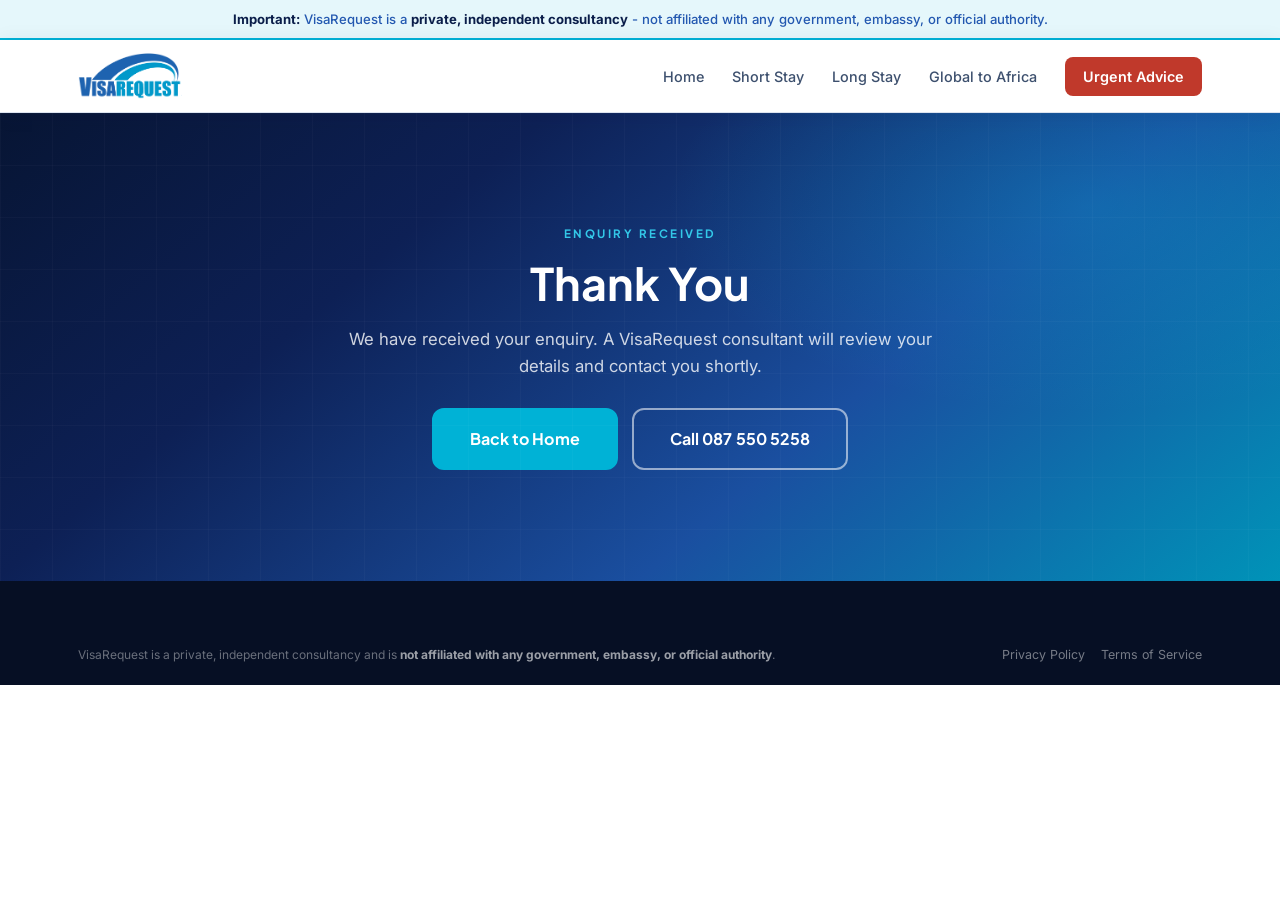
<file: thank-you.html>
<!DOCTYPE html>
<html lang="en">
<head>
  <meta charset="UTF-8">
  <meta name="viewport" content="width=device-width, initial-scale=1.0">
  <title>Thank You | VisaRequest</title>
  <meta name="description" content="Thank you for contacting VisaRequest. We have received your enquiry and will be in touch soon.">
  <meta name="robots" content="noindex, follow">
  <link rel="icon" href="logos/logo-DYOdxpw0.webp" type="image/webp">
  <link rel="stylesheet" href="css/style.css?v=2">
  <!-- Google Tag Manager -->
  <script>(function(w,d,s,l,i){w[l]=w[l]||[];w[l].push({'gtm.start':
  new Date().getTime(),event:'gtm.js'});var f=d.getElementsByTagName(s)[0],
  j=d.createElement(s),dl=l!='dataLayer'?'&l='+l:'';j.async=true;j.src=
  'https://www.googletagmanager.com/gtm.js?id='+i+dl;f.parentNode.insertBefore(j,f);
  })(window,document,'script','dataLayer','GTM-MKMHXTKN');</script>
  <!-- End Google Tag Manager -->
</head>
<body>
<!-- Google Tag Manager (noscript) -->
<noscript><iframe src="https://www.googletagmanager.com/ns.html?id=GTM-MKMHXTKN"
height="0" width="0" style="display:none;visibility:hidden"></iframe></noscript>
<!-- End Google Tag Manager -->

  <div class="disclaimer-bar" role="banner" aria-label="Important notice">
    <div class="container">
      <strong>Important:</strong> VisaRequest is a <strong>private, independent consultancy</strong> - not affiliated with any government, embassy, or official authority.
    </div>
  </div>

  <header class="site-header" role="banner">
    <div class="container">
      <div class="header-inner">
        <a href="index.html" class="logo" aria-label="VisaRequest Home">
          <img src="logos/logo-DYOdxpw0.webp" alt="VisaRequest logo" width="44" height="44">
        </a>
        <nav class="nav" role="navigation" aria-label="Main navigation">
          <a href="index.html">Home</a>
          <a href="short-stay.html">Short Stay</a>
          <a href="long-stay.html">Long Stay</a>
          <a href="global-to-africa.html">Global to Africa</a>
          <a href="emergency.html" class="nav-emergency">Urgent Advice</a>
        </nav>
        <button class="mobile-menu-btn" id="mobileMenuBtn" aria-label="Open menu" aria-expanded="false">
          <span></span><span></span><span></span>
        </button>
      </div>
    </div>
    <nav class="mobile-nav" id="mobileNav" role="navigation" aria-label="Mobile navigation">
      <a href="index.html">Home</a>
      <a href="short-stay.html">Short Stay Visas</a>
      <a href="long-stay.html">Long Stay Visas</a>
      <a href="global-to-africa.html">Global to Africa</a>
      <a href="foreign-nationals.html">Foreign Nationals</a>
      <a href="emergency.html" class="nav-emergency">Urgent Visa Advice</a>
    </nav>
  </header>

  <main>
    <section class="page-hero" style="min-height:52vh;display:flex;align-items:center;">
      <div class="container">
        <span class="eyebrow">Enquiry Received</span>
        <h1>Thank You</h1>
        <p>We have received your enquiry. A VisaRequest consultant will review your details and contact you shortly.</p>
        <div style="margin-top:28px;display:flex;gap:14px;justify-content:center;flex-wrap:wrap;">
          <a href="index.html" class="btn btn-primary btn-lg">Back to Home</a>
          <a href="tel:+27875505258" class="btn btn-secondary btn-lg">Call 087 550 5258</a>
        </div>
      </div>
    </section>
  </main>

  <footer class="site-footer">
    <div class="container">
      <div class="footer-bottom" style="border:none;padding-top:0;">
        <p class="footer-disclaimer">VisaRequest is a private, independent consultancy and is <strong>not affiliated with any government, embassy, or official authority</strong>.</p>
        <div class="footer-legal">
          <a href="privacy.html">Privacy Policy</a>
          <a href="terms.html">Terms of Service</a>
        </div>
      </div>
    </div>
  </footer>

  <script src="js/main.js?v=4"></script>
</body>
</html>
</file>
<file: css/style.css>
/* ============================================
   VISAREQUEST — Global Stylesheet
   Colors sourced directly from logo:
     Deep Blue  #2358B0
     Cyan Blue  #00B2D6
   ============================================ */

@import url('https://fonts.googleapis.com/css2?family=Plus+Jakarta+Sans:wght@300;400;500;600;700;800&family=Inter:wght@300;400;500;600&display=swap');

/* ── Reset & Base ─────────────────────────── */
*, *::before, *::after { box-sizing: border-box; margin: 0; padding: 0; }

:root {
  /* === Logo-derived palette === */
  --navy:       #0B1E4A;   /* deepest bg / text */
  --blue:       #2358B0;   /* primary brand blue */
  --blue-mid:   #1A4FA0;   /* mid blue */
  --blue-lt:    #3A70C4;   /* lighter blue */
  --cyan:       #00B2D6;   /* secondary cyan from logo */
  --cyan-lt:    #33C8E8;   /* lighter cyan */
  --cyan-pale:  #E5F7FB;   /* very light cyan tint */
  --cyan-deep:  #0094B4;   /* deeper cyan */

  /* === Neutrals === */
  --white:      #FFFFFF;
  --off-white:  #F5F8FC;
  --gray-100:   #EEF2F7;
  --gray-200:   #DDE4F0;
  --gray-400:   #9AAEC8;
  --gray-600:   #5B7296;
  --gray-700:   #3D506E;
  --text:       #0F1E3D;
  --text-lt:    #4A5F7E;

  /* === Status === */
  --red:        #C0392B;
  --red-lt:     #E74C3C;
  --green:      #0E8A4A;

  /* === Effects === */
  --glass-bg:   rgba(255,255,255,0.10);
  --glass-bg-strong: rgba(255,255,255,0.16);
  --glass-border: rgba(255,255,255,0.22);
  --glass-shadow: 0 8px 32px rgba(0,0,0,0.22);

  --radius:     12px;
  --radius-lg:  20px;
  --shadow:     0 4px 24px rgba(11,30,74,.12);
  --shadow-md:  0 8px 40px rgba(11,30,74,.16);
  --shadow-lg:  0 16px 60px rgba(11,30,74,.20);
  --transition: .25s cubic-bezier(.4,0,.2,1);
}

html { scroll-behavior: smooth; }

body {
  font-family: 'Inter', sans-serif;
  color: var(--text);
  background: var(--white);
  line-height: 1.6;
  -webkit-font-smoothing: antialiased;
}

h1,h2,h3,h4,h5 {
  font-family: 'Plus Jakarta Sans', sans-serif;
  line-height: 1.22;
  font-weight: 700;
  color: var(--navy);
}

a { color: inherit; text-decoration: none; }
img { max-width: 100%; display: block; }
ul { list-style: none; }

.container {
  max-width: 1180px;
  margin: 0 auto;
  padding: 0 28px;
}

.section { padding: 88px 0; }
.section--gray { background: var(--off-white); }
.section--blue {
  background: linear-gradient(135deg, var(--navy) 0%, var(--blue) 100%);
  color: var(--white);
}
.section--blue h2, .section--blue h3 { color: var(--white); }
.section--blue p { color: rgba(255,255,255,.80); }

/* ── Disclaimer Bar ─────────────────────────── */
.disclaimer-bar {
  background: var(--cyan-pale);
  border-bottom: 2px solid var(--cyan);
  padding: 10px 0;
  text-align: center;
  font-size: .82rem;
  color: var(--blue);
  font-weight: 500;
  line-height: 1.4;
}
.disclaimer-bar strong { color: var(--navy); }
.disclaimer-bar a { color: var(--blue); text-decoration: underline; }

/* ── Header / Nav ─────────────────────────── */
.site-header {
  position: sticky;
  top: 0;
  z-index: 1000;
  background: var(--white);
  border-bottom: 1px solid var(--gray-200);
  box-shadow: 0 2px 20px rgba(11,30,74,.08);
}
.header-inner {
  display: flex;
  align-items: center;
  justify-content: space-between;
  height: 72px;
}
.logo { display: flex; align-items: center; gap: 12px; }
.logo img { height: 46px; width: auto; }
.logo-text strong { display: block; font-size: 1.2rem; color: var(--blue); letter-spacing: -.3px; font-family: 'Plus Jakarta Sans',sans-serif; }
.logo-text span { font-size: .7rem; color: var(--cyan-deep); text-transform: uppercase; letter-spacing: 1.8px; font-weight: 600; }

.nav { display: flex; align-items: center; gap: 28px; }
.nav a {
  font-size: .9rem;
  font-weight: 500;
  color: var(--gray-700);
  transition: color var(--transition);
  position: relative;
}
.nav a::after {
  content: '';
  position: absolute;
  bottom: -3px; left: 0;
  width: 0; height: 2px;
  background: var(--cyan);
  transition: width var(--transition);
  border-radius: 2px;
}
.nav a:hover, .nav a.active { color: var(--blue); }
.nav a:hover::after, .nav a.active::after { width: 100%; }

.nav-emergency {
  background: var(--red) !important;
  color: var(--white) !important;
  padding: 8px 18px;
  border-radius: 8px;
  font-weight: 600 !important;
  animation: pulse-red 2.2s infinite;
}
.nav-emergency::after { display: none !important; }
.nav-emergency:hover { background: var(--red-lt) !important; opacity: .92; }

@keyframes pulse-red {
  0%,100% { box-shadow: 0 0 0 0 rgba(192,57,43,.45); }
  50%      { box-shadow: 0 0 0 7px rgba(192,57,43,0); }
}

.mobile-menu-btn {
  display: none;
  background: none;
  border: none;
  cursor: pointer;
  flex-direction: column;
  gap: 5px;
  padding: 4px;
}
.mobile-menu-btn span {
  display: block;
  width: 24px; height: 2px;
  background: var(--navy);
  border-radius: 2px;
  transition: var(--transition);
}

/* ── Buttons ─────────────────────────── */
.btn {
  display: inline-flex;
  align-items: center;
  gap: 8px;
  padding: 13px 28px;
  border-radius: var(--radius);
  font-family: 'Plus Jakarta Sans', sans-serif;
  font-weight: 700;
  font-size: .95rem;
  cursor: pointer;
  border: 2px solid transparent;
  transition: all var(--transition);
  white-space: nowrap;
  letter-spacing: .1px;
}
.btn-primary {
  background: var(--cyan);
  color: var(--white);
  border-color: var(--cyan);
}
.btn-primary:hover {
  background: var(--cyan-lt);
  border-color: var(--cyan-lt);
  transform: translateY(-2px);
  box-shadow: 0 8px 28px rgba(0,178,214,.40);
}
.btn-secondary {
  background: transparent;
  color: var(--white);
  border-color: rgba(255,255,255,.55);
}
.btn-secondary:hover {
  background: rgba(255,255,255,.12);
  border-color: var(--white);
  transform: translateY(-2px);
}
.btn-navy {
  background: var(--blue);
  color: var(--white);
  border-color: var(--blue);
}
.btn-navy:hover {
  background: var(--blue-mid);
  border-color: var(--blue-mid);
  transform: translateY(-2px);
  box-shadow: var(--shadow);
}
.btn-outline {
  background: transparent;
  color: var(--cyan);
  border-color: var(--cyan);
}
.btn-outline:hover {
  background: var(--cyan);
  color: var(--white);
}
.btn-red {
  background: var(--red);
  color: var(--white);
  border-color: var(--red);
  animation: pulse-red 2.2s infinite;
}
.btn-red:hover {
  background: var(--red-lt);
  border-color: var(--red-lt);
  transform: translateY(-2px);
}
.btn-lg { padding: 16px 36px; font-size: 1rem; }
.btn-full { width: 100%; justify-content: center; }

/* ── Section Headers ─────────────────────────── */
.section-header { text-align: center; margin-bottom: 56px; }
.eyebrow {
  display: inline-block;
  font-size: .72rem;
  font-weight: 700;
  text-transform: uppercase;
  letter-spacing: 2.5px;
  color: var(--cyan-deep);
  margin-bottom: 12px;
  font-family: 'Plus Jakarta Sans', sans-serif;
}
.section--blue .eyebrow { color: var(--cyan-lt); }
.section-header h2 { font-size: clamp(1.8rem, 4vw, 2.6rem); margin-bottom: 16px; }
.section-header p { font-size: 1.05rem; color: var(--text-lt); max-width: 580px; margin: 0 auto; }
.section--blue .section-header p { color: rgba(255,255,255,.78); }

/* ══════════════════════════════════════════════
   HERO — Glassmorphism Style
   ══════════════════════════════════════════════ */
.hero {
  position: relative;
  min-height: 680px;
  display: flex;
  align-items: center;
  overflow: hidden;
  padding: 80px 0 72px;

  /* Rich gradient using logo colors */
  background:
    radial-gradient(ellipse 70% 80% at 80% 10%, rgba(0,178,214,.28) 0%, transparent 60%),
    radial-gradient(ellipse 60% 70% at 10% 90%, rgba(0,140,200,.20) 0%, transparent 55%),
    linear-gradient(145deg, #071534 0%, #0d2055 25%, #1A4FA0 55%, #0093B8 80%, #00B2D6 100%);
}

/* Decorative blobs */
.hero::before,
.hero::after {
  content: '';
  position: absolute;
  border-radius: 50%;
  pointer-events: none;
}
.hero::before {
  width: 520px; height: 520px;
  right: -80px; top: -140px;
  background: radial-gradient(circle, rgba(0,178,214,.22) 0%, transparent 65%);
  animation: float 8s ease-in-out infinite;
}
.hero::after {
  width: 360px; height: 360px;
  left: -60px; bottom: -80px;
  background: radial-gradient(circle, rgba(35,88,176,.30) 0%, transparent 65%);
  animation: float 11s ease-in-out infinite reverse;
}

@keyframes float {
  0%,100% { transform: translate(0,0) scale(1); }
  33%      { transform: translate(20px,-15px) scale(1.04); }
  66%      { transform: translate(-10px,20px) scale(.97); }
}

/* Subtle grid overlay for depth */
.hero-grid-overlay {
  position: absolute;
  inset: 0;
  background-image:
    linear-gradient(rgba(255,255,255,.03) 1px, transparent 1px),
    linear-gradient(90deg, rgba(255,255,255,.03) 1px, transparent 1px);
  background-size: 48px 48px;
  pointer-events: none;
}

/* Decorative world-map watermark */
.hero-world-mark {
  position: absolute;
  right: -40px;
  top: 50%;
  transform: translateY(-50%);
  width: 580px;
  opacity: .05;
  pointer-events: none;
  filter: blur(1px);
}

.hero-inner {
  position: relative;
  z-index: 2;
  display: grid;
  grid-template-columns: 1.1fr 1fr;
  gap: 56px;
  align-items: center;
}

.hero-badge {
  display: inline-flex;
  align-items: center;
  gap: 8px;
  background: rgba(0,178,214,.20);
  border: 1px solid rgba(0,178,214,.45);
  color: var(--cyan-lt);
  padding: 6px 18px;
  border-radius: 999px;
  font-size: .78rem;
  font-weight: 600;
  letter-spacing: .5px;
  margin-bottom: 22px;
  font-family: 'Plus Jakarta Sans', sans-serif;
  backdrop-filter: blur(8px);
}

.hero h1 {
  color: var(--white);
  font-size: clamp(2rem, 4.5vw, 3.4rem);
  margin-bottom: 20px;
  line-height: 1.12;
  text-shadow: 0 2px 20px rgba(0,0,0,.2);
}
.hero h1 em { color: var(--cyan-lt); font-style: normal; }

.hero-sub {
  font-size: 1.05rem;
  color: rgba(255,255,255,.82);
  margin-bottom: 36px;
  max-width: 500px;
  line-height: 1.65;
}
.hero-cta { display: flex; gap: 14px; flex-wrap: wrap; margin-bottom: 40px; }

.hero-trust {
  display: flex;
  gap: 24px;
  flex-wrap: wrap;
}
.trust-item {
  display: flex;
  align-items: center;
  gap: 8px;
  font-size: .84rem;
  color: rgba(255,255,255,.70);
}
.trust-item .check { color: var(--cyan-lt); font-size: 1rem; }

/* Glass Card (right column) */
.hero-glass {
  background: var(--glass-bg);
  backdrop-filter: blur(22px);
  -webkit-backdrop-filter: blur(22px);
  border: 1px solid var(--glass-border);
  border-radius: var(--radius-lg);
  padding: 36px;
  box-shadow: var(--glass-shadow), inset 0 1px 0 rgba(255,255,255,.18);
  position: relative;
  overflow: hidden;
}
.hero-glass::before {
  content: '';
  position: absolute;
  top: 0; left: 0; right: 0;
  height: 1px;
  background: linear-gradient(90deg, transparent, rgba(255,255,255,.35), transparent);
}
.hero-glass h3 {
  color: var(--white);
  font-size: 1.1rem;
  margin-bottom: 22px;
  padding-bottom: 16px;
  border-bottom: 1px solid rgba(255,255,255,.12);
}
.glass-row {
  display: flex;
  justify-content: space-between;
  align-items: center;
  padding: 11px 0;
  border-bottom: 1px solid rgba(255,255,255,.08);
  font-size: .9rem;
}
.glass-row:last-of-type { border: none; }
.glass-row span { color: rgba(255,255,255,.75); }
.glass-row strong { color: var(--cyan-lt); font-family: 'Plus Jakarta Sans',sans-serif; }

/* ── Path Cards (Individual / Business) ─── */
.path-grid {
  display: grid;
  grid-template-columns: 1fr 1fr;
  gap: 28px;
}
.path-card {
  background: var(--white);
  border: 2px solid var(--gray-200);
  border-radius: var(--radius-lg);
  padding: 40px 36px;
  text-align: center;
  cursor: pointer;
  transition: all var(--transition);
  display: block;
}
.path-card:hover {
  border-color: var(--cyan);
  transform: translateY(-5px);
  box-shadow: 0 12px 40px rgba(0,178,214,.18);
}
.path-icon {
  width: 72px; height: 72px;
  background: var(--cyan-pale);
  border: 2px solid rgba(0,178,214,.2);
  border-radius: 50%;
  display: flex; align-items: center; justify-content: center;
  margin: 0 auto 22px;
  transition: all var(--transition);
}
.path-icon svg { color: var(--cyan-deep); transition: color var(--transition); }
.path-card:hover .path-icon {
  background: var(--cyan);
  border-color: var(--cyan);
}
.path-card:hover .path-icon svg { color: var(--white); }
.path-card h3 { font-size: 1.45rem; margin-bottom: 10px; }
.path-card p { color: var(--text-lt); font-size: .92rem; margin-bottom: 22px; line-height: 1.6; }
.path-link {
  color: var(--cyan-deep);
  font-weight: 600;
  font-size: .88rem;
  display: inline-flex;
  align-items: center;
  gap: 6px;
}

/* ── Service Cards ─────────────────────────── */
.services-grid {
  display: grid;
  grid-template-columns: repeat(auto-fit, minmax(260px, 1fr));
  gap: 24px;
}
.service-card {
  background: var(--white);
  border-radius: var(--radius-lg);
  border: 1.5px solid var(--gray-200);
  padding: 32px;
  transition: all var(--transition);
  display: flex;
  flex-direction: column;
}
.service-card:hover {
  border-color: var(--cyan);
  transform: translateY(-5px);
  box-shadow: 0 12px 40px rgba(0,178,214,.15);
}
.service-icon {
  width: 64px; height: 64px;
  background: linear-gradient(135deg, var(--blue) 0%, var(--cyan) 100%);
  border-radius: 18px;
  display: flex; align-items: center; justify-content: center;
  margin-bottom: 24px;
  box-shadow: 0 6px 20px rgba(0,178,214,.28);
  flex-shrink: 0;
  border: none;
}
.service-icon svg { width: 30px; height: 30px; stroke: #fff; fill: none; }
.service-card.emergency .service-icon {
  background: linear-gradient(135deg, #7f1d1d 0%, var(--red) 100%);
  box-shadow: 0 6px 20px rgba(192,57,43,.32);
}
.service-card.emergency { border-color: rgba(192,57,43,.25); }
.service-card h3 { font-size: 1.15rem; margin-bottom: 10px; }
.service-card p { color: var(--text-lt); font-size: .9rem; flex: 1; margin-bottom: 20px; line-height: 1.6; }
.service-price { font-size: .85rem; color: var(--text-lt); margin-bottom: 16px; }
.service-price strong { color: var(--blue); font-size: 1.1rem; font-family: 'Plus Jakarta Sans',sans-serif; }

/* ── Emergency Banner ─────────────────────────── */
.emergency-banner {
  background: linear-gradient(135deg, #7f1d1d 0%, #c0392b 100%);
  color: var(--white);
  padding: 52px 0;
  text-align: center;
}
.emergency-banner h2 { color: var(--white); font-size: clamp(1.5rem,3vw,2.2rem); margin-bottom: 12px; }
.emergency-banner p { color: rgba(255,255,255,.85); margin-bottom: 28px; font-size: 1.05rem; }

/* ── Steps ─────────────────────────── */
.steps-grid {
  display: grid;
  grid-template-columns: repeat(auto-fit, minmax(220px, 1fr));
  gap: 36px;
}
.step { text-align: center; }
.step-num {
  width: 56px; height: 56px;
  background: var(--cyan);
  color: var(--white);
  border-radius: 50%;
  display: flex; align-items: center; justify-content: center;
  font-family: 'Plus Jakarta Sans', sans-serif;
  font-weight: 800;
  font-size: 1.3rem;
  margin: 0 auto 18px;
  box-shadow: 0 4px 16px rgba(0,178,214,.40);
}
.step h4 { font-size: 1rem; margin-bottom: 8px; color: var(--navy); }
.step p { font-size: .88rem; color: var(--text-lt); line-height: 1.6; }

/* ── Why / Features ─────────────────────────── */
.features-grid {
  display: grid;
  grid-template-columns: repeat(auto-fit, minmax(240px, 1fr));
  gap: 24px;
}
.feature {
  padding: 28px;
  background: var(--glass-bg);
  border: 1px solid var(--glass-border);
  border-radius: var(--radius);
  backdrop-filter: blur(12px);
  -webkit-backdrop-filter: blur(12px);
}
.feature-icon {
  font-size: 2rem;
  margin-bottom: 14px;
  width: 48px; height: 48px;
  display: flex; align-items: center; justify-content: center;
  background: rgba(255,255,255,.08);
  border-radius: 12px;
  border: 1px solid rgba(255,255,255,.10);
}
.feature h4 { color: var(--white); font-size: 1rem; margin-bottom: 8px; }
.feature p { color: rgba(255,255,255,.70); font-size: .88rem; line-height: 1.65; }

/* ── Pricing ─────────────────────────── */
.pricing-grid {
  display: grid;
  grid-template-columns: repeat(auto-fit, minmax(300px, 1fr));
  gap: 28px;
  align-items: start;
}
.pricing-card {
  background: var(--white);
  border: 2px solid var(--gray-200);
  border-radius: var(--radius-lg);
  padding: 38px;
  position: relative;
}
.pricing-card.featured {
  border-color: var(--cyan);
  box-shadow: 0 8px 40px rgba(0,178,214,.20);
}
.pricing-badge {
  position: absolute;
  top: -14px; left: 50%;
  transform: translateX(-50%);
  background: var(--cyan);
  color: var(--white);
  font-family: 'Plus Jakarta Sans',sans-serif;
  font-size: .72rem; font-weight: 700;
  text-transform: uppercase; letter-spacing: 1.2px;
  padding: 4px 20px;
  border-radius: 999px;
}
.pricing-card h3 { font-size: 1.3rem; margin-bottom: 6px; }
.price {
  font-family: 'Plus Jakarta Sans',sans-serif;
  font-size: 2.5rem; font-weight: 800;
  color: var(--blue);
  margin: 16px 0 4px;
}
.price-note { font-size: .82rem; color: var(--text-lt); margin-bottom: 24px; }
.pricing-divider { height: 1px; background: var(--gray-200); margin: 20px 0; }
.pricing-features { margin-bottom: 28px; }
.pricing-features li {
  display: flex;
  align-items: flex-start;
  gap: 10px;
  font-size: .9rem;
  color: var(--text-lt);
  padding: 7px 0;
  border-bottom: 1px solid var(--gray-100);
  line-height: 1.5;
}
.pricing-features li:last-child { border: none; }
.pricing-features .check { color: var(--green); font-size: 1rem; flex-shrink: 0; margin-top: 2px; }

/* ── Form ─────────────────────────── */
.form-section { background: var(--off-white); padding: 80px 0; }
.form-wrapper {
  max-width: 800px; margin: 0 auto;
  background: var(--white);
  border-radius: var(--radius-lg);
  padding: 52px;
  box-shadow: var(--shadow-md);
  border: 1.5px solid var(--gray-200);
}
.form-header { margin-bottom: 36px; }
.form-header h2 { font-size: 1.9rem; margin-bottom: 8px; }
.form-header p { color: var(--text-lt); }

.toggle-type {
  display: flex;
  background: var(--gray-100);
  border-radius: 10px;
  padding: 4px;
  margin-bottom: 32px;
  width: fit-content;
}
.toggle-type button {
  padding: 9px 28px;
  border: none;
  background: transparent;
  border-radius: 8px;
  font-family: 'Plus Jakarta Sans',sans-serif;
  font-weight: 600; font-size: .9rem;
  cursor: pointer; color: var(--text-lt);
  transition: all var(--transition);
}
.toggle-type button.active {
  background: var(--blue);
  color: var(--white);
  box-shadow: 0 2px 12px rgba(35,88,176,.28);
}

.form-grid { display: grid; grid-template-columns: 1fr 1fr; gap: 18px; }
.form-group { display: flex; flex-direction: column; gap: 6px; }
.form-group.full { grid-column: 1 / -1; }
.form-group label {
  font-size: .84rem; font-weight: 600;
  color: var(--text);
  font-family: 'Plus Jakarta Sans',sans-serif;
}
.form-group label .required { color: var(--red); }
.form-group input:not([type="checkbox"]),
.form-group select,
.form-group textarea {
  width: 100%;
  padding: 12px 16px;
  border: 1.5px solid var(--gray-200);
  border-radius: 10px;
  font-family: 'Inter',sans-serif;
  font-size: .92rem;
  color: var(--text);
  background: var(--white);
  transition: border-color var(--transition), box-shadow var(--transition);
  outline: none;
  -webkit-appearance: none;
}
.form-group input:not([type="checkbox"]):focus,
.form-group select:focus,
.form-group textarea:focus {
  border-color: var(--cyan);
  box-shadow: 0 0 0 3px rgba(0,178,214,.12);
}
.form-group textarea { resize: vertical; min-height: 110px; }
.form-group select { cursor: pointer; }

/* Checkboxes — no longer affected by .form-group input rule */
.checkbox-group input[type="checkbox"] {
  width: 18px;
  height: 18px;
  min-width: 18px;
  margin: 2px 0 0 0;
  flex-shrink: 0;
  cursor: pointer;
  accent-color: #00B2D6;
}
.checkbox-label {
  display: flex;
  align-items: flex-start;
  gap: 10px;
  font-weight: 400 !important;
  cursor: pointer;
  padding: 8px 12px;
  border-radius: 8px;
  transition: background .15s;
}
.checkbox-label:hover { background: rgba(0,178,214,.07); }
.checkbox-group {
  background: var(--off-white);
  border: 1.5px solid var(--gray-200);
  border-radius: 10px;
  padding: 10px 8px;
  display: flex;
  flex-direction: column;
  gap: 10px;
  margin-top: 4px;
}
.form-note { font-size: .8rem; color: var(--text-lt); margin-top: 4px; }
.form-disclaimer {
  margin-top: 16px;
  padding: 14px 18px;
  background: var(--cyan-pale);
  border-left: 3px solid var(--cyan);
  border-radius: 0 8px 8px 0;
  font-size: .8rem;
  color: var(--blue);
  line-height: 1.55;
}
.form-submit-area { margin-top: 24px; }

/* ── Disclaimer Section ─────────────────────────── */
.disclaimer-section {
  background: var(--cyan-pale);
  border-top: 3px solid var(--cyan);
  padding: 44px 0;
}
.disclaimer-box { max-width: 900px; margin: 0 auto; text-align: center; }
.disclaimer-box h4 {
  font-size: .78rem; color: var(--blue);
  margin-bottom: 12px;
  text-transform: uppercase; letter-spacing: 1.5px;
}
.disclaimer-box p { font-size: .86rem; color: var(--text-lt); line-height: 1.75; }

/* ── Footer ─────────────────────────── */
.site-footer {
  background: #060F24;
  color: rgba(255,255,255,.70);
  padding: 64px 0 0;
}
.footer-grid {
  display: grid;
  grid-template-columns: 2fr 1fr 1fr 1.5fr;
  gap: 48px;
  margin-bottom: 48px;
}
.footer-brand p { font-size: .85rem; line-height: 1.75; max-width: 280px; margin-top: 14px; }
.footer-brand .logo-text strong { color: var(--white); }
.footer-brand .logo-text span { color: var(--cyan); }

.footer-col h5 {
  color: var(--white);
  font-family: 'Plus Jakarta Sans',sans-serif;
  font-size: .88rem; margin-bottom: 16px; font-weight: 700;
}
.footer-col li { margin-bottom: 10px; }
.footer-col a { font-size: .84rem; color: rgba(255,255,255,.58); transition: color var(--transition); }
.footer-col a:hover { color: var(--cyan); }

.footer-contact-item {
  display: flex; align-items: flex-start;
  gap: 10px; font-size: .84rem; margin-bottom: 12px;
}
.footer-contact-item svg { flex-shrink: 0; margin-top: 2px; color: var(--cyan); }

.footer-bottom {
  border-top: 1px solid rgba(255,255,255,.07);
  padding: 20px 0;
  display: flex;
  justify-content: space-between;
  align-items: flex-start;
  gap: 16px; flex-wrap: wrap;
}
.footer-disclaimer {
  font-size: .75rem; color: rgba(255,255,255,.40);
  max-width: 700px; line-height: 1.65;
}
.footer-disclaimer strong { color: rgba(255,255,255,.60); }
.footer-legal { display: flex; gap: 16px; font-size: .78rem; flex-shrink: 0; }
.footer-legal a { color: rgba(255,255,255,.45); }
.footer-legal a:hover { color: var(--cyan); }

/* ── Stats Row ─────────────────────────── */
.stats-row {
  display: grid;
  grid-template-columns: repeat(auto-fit, minmax(180px, 1fr));
  gap: 28px; text-align: center;
}
.stat-num {
  font-family: 'Plus Jakarta Sans',sans-serif;
  font-size: 2.8rem; font-weight: 800;
  color: var(--cyan-lt);
  line-height: 1; margin-bottom: 6px;
}
.stat-label { font-size: .88rem; color: rgba(255,255,255,.65); }

/* ── Testimonials ─────────────────────────── */
.testimonials-grid {
  display: grid;
  grid-template-columns: repeat(auto-fit, minmax(280px, 1fr));
  gap: 24px;
}
.testimonial-card {
  background: var(--white);
  border: 1.5px solid var(--gray-200);
  border-radius: var(--radius-lg);
  padding: 30px;
  transition: all var(--transition);
}
.testimonial-card:hover {
  border-color: var(--cyan);
  box-shadow: 0 8px 30px rgba(0,178,214,.12);
}
.stars { color: var(--cyan); font-size: 1.1rem; margin-bottom: 14px; }
.testimonial-card blockquote {
  font-size: .92rem; color: var(--text-lt);
  font-style: italic; line-height: 1.65; margin-bottom: 18px;
}
.testimonial-author { font-weight: 600; font-size: .85rem; color: var(--text); }
.testimonial-detail { font-size: .8rem; color: var(--text-lt); }

/* ── FAQ ─────────────────────────── */
.faq-list { max-width: 720px; margin: 0 auto; }
.faq-item {
  border: 1.5px solid var(--gray-200);
  border-radius: var(--radius);
  margin-bottom: 12px;
  overflow: hidden;
  transition: border-color var(--transition);
}
.faq-item.open { border-color: var(--cyan); }
.faq-q {
  width: 100%; background: var(--white); border: none;
  padding: 20px 24px; text-align: left;
  display: flex; justify-content: space-between; align-items: center;
  cursor: pointer;
  font-family: 'Plus Jakarta Sans',sans-serif;
  font-weight: 600; font-size: .95rem; color: var(--text);
  transition: background var(--transition);
}
.faq-q:hover { background: var(--off-white); }
.faq-q svg { flex-shrink: 0; color: var(--cyan); transition: transform var(--transition); }
.faq-item.open .faq-q svg { transform: rotate(180deg); }
.faq-a {
  display: none;
  padding: 0 24px 20px;
  font-size: .9rem; color: var(--text-lt);
  line-height: 1.72; border-top: 1px solid var(--gray-100);
}
.faq-item.open .faq-a { display: block; padding-top: 16px; }

/* ── Page Hero (inner pages) ─────────────────────────── */
.page-hero {
  position: relative;
  overflow: hidden;
  background:
    radial-gradient(ellipse 60% 80% at 85% 20%, rgba(0,178,214,.25) 0%, transparent 55%),
    linear-gradient(140deg, #071534 0%, #0d2055 30%, #1A4FA0 65%, #0093B8 100%);
  color: var(--white);
  padding: 80px 0;
  text-align: center;
}
.page-hero::before {
  content: '';
  position: absolute;
  inset: 0;
  background-image:
    linear-gradient(rgba(255,255,255,.025) 1px, transparent 1px),
    linear-gradient(90deg, rgba(255,255,255,.025) 1px, transparent 1px);
  background-size: 52px 52px;
  pointer-events: none;
}
.page-hero .eyebrow { color: var(--cyan-lt); display: block; margin-bottom: 12px; }
.page-hero h1 {
  color: var(--white);
  font-size: clamp(1.9rem,4vw,2.8rem);
  margin-bottom: 16px;
  position: relative;
}
.page-hero p { color: rgba(255,255,255,.80); font-size: 1.05rem; max-width: 600px; margin: 0 auto; position: relative; }
.page-hero .hero-cta { justify-content: center; margin-top: 32px; margin-bottom: 0; position: relative; }

/* ── Breadcrumb ─────────────────────────── */
.breadcrumb { background: var(--off-white); border-bottom: 1px solid var(--gray-200); padding: 12px 0; }
.breadcrumb ol { display: flex; align-items: center; gap: 8px; font-size: .82rem; color: var(--text-lt); }
.breadcrumb li + li::before { content: '/'; color: var(--gray-400); }
.breadcrumb a { color: var(--blue); }
.breadcrumb a:hover { color: var(--cyan-deep); }

/* ── Emergency specific ─────────────────────────── */
.urgency-bar {
  background: var(--cyan);
  color: var(--navy);
  padding: 12px 0;
  text-align: center;
  font-family: 'Plus Jakarta Sans',sans-serif;
  font-weight: 700; font-size: .9rem;
  letter-spacing: .3px;
}
.blink { animation: blink 1.2s step-start infinite; }
@keyframes blink { 0%,100%{opacity:1} 50%{opacity:0} }

.hero--emergency {
  background:
    radial-gradient(ellipse 70% 60% at 80% 0%, rgba(231,76,60,.30) 0%, transparent 55%),
    linear-gradient(145deg, #2D0000 0%, #5C0A0A 25%, #991B1B 60%, #C0392B 100%);
}

.call-bar {
  background: var(--navy);
  padding: 14px 0; text-align: center;
}
.call-bar a {
  color: var(--cyan-lt);
  font-family: 'Plus Jakarta Sans',sans-serif;
  font-weight: 700; font-size: 1.05rem;
  display: inline-flex; align-items: center; gap: 10px;
}
.pulse-ring {
  display: inline-block;
  width: 12px; height: 12px;
  background: var(--red-lt);
  border-radius: 50%;
  animation: pulse-ring-anim 1.5s infinite;
}
@keyframes pulse-ring-anim {
  0%  { box-shadow: 0 0 0 0 rgba(231,76,60,.7); }
  70% { box-shadow: 0 0 0 10px rgba(231,76,60,0); }
  100%{ box-shadow: 0 0 0 0 rgba(231,76,60,0); }
}

.urgency-features {
  display: grid;
  grid-template-columns: repeat(auto-fit, minmax(180px, 1fr));
  gap: 16px; margin-top: 40px;
}
.urgency-feature {
  background: var(--glass-bg);
  border: 1px solid var(--glass-border);
  border-radius: var(--radius);
  padding: 20px 18px; text-align: center;
  backdrop-filter: blur(12px);
  -webkit-backdrop-filter: blur(12px);
}
.urgency-feature .uf-icon { font-size: 1.8rem; margin-bottom: 8px; }
.urgency-feature strong { color: var(--white); display: block; font-size: .95rem; margin-bottom: 4px; }
.urgency-feature p { font-size: .82rem; color: rgba(255,255,255,.80); }

.emergency-warning { color: rgba(255,255,255,.90); }

/* ── Mobile Nav ─────────────────────────── */
.mobile-nav {
  display: none; flex-direction: column; gap: 0;
  background: var(--white);
  border-top: 1px solid var(--gray-200);
  padding: 16px 24px 24px;
}
.mobile-nav a {
  display: block; padding: 12px 0;
  border-bottom: 1px solid var(--gray-100);
  font-size: .95rem; font-weight: 500; color: var(--text);
}
.mobile-nav a.nav-emergency { margin-top: 12px; text-align: center; padding: 12px; border-radius: 8px; border: none; }
.mobile-nav.open { display: flex; }

/* ── Responsive ─────────────────────────── */
@media (max-width: 1024px) {
  .hero-inner { grid-template-columns: 1fr; }
  .hero-glass { display: none; }
  .footer-grid { grid-template-columns: 1fr 1fr; }
  .footer-brand { grid-column: 1 / -1; }
}
@media (max-width: 768px) {
  .section { padding: 60px 0; }
  .nav { display: none; }
  .mobile-menu-btn { display: flex; }
  .path-grid { grid-template-columns: 1fr; }
  .form-grid { grid-template-columns: 1fr; }
  .form-group.full { grid-column: 1; }
  .form-wrapper { padding: 28px 20px; }
  .pricing-grid { grid-template-columns: 1fr; }
  .footer-grid { grid-template-columns: 1fr; gap: 28px; }
  .footer-bottom { flex-direction: column; }
  .stats-row { grid-template-columns: 1fr 1fr; }
  .urgency-features { grid-template-columns: 1fr 1fr; }
  .hero-cta { flex-direction: column; }
  .hero-cta .btn { width: 100%; justify-content: center; }
  .toggle-type { width: 100%; }
  .toggle-type button { flex: 1; text-align: center; }
}
@media (max-width: 480px) {
  .stats-row { grid-template-columns: 1fr; }
  .urgency-features { grid-template-columns: 1fr; }
  .path-card { padding: 28px 20px; }
}
</file>
